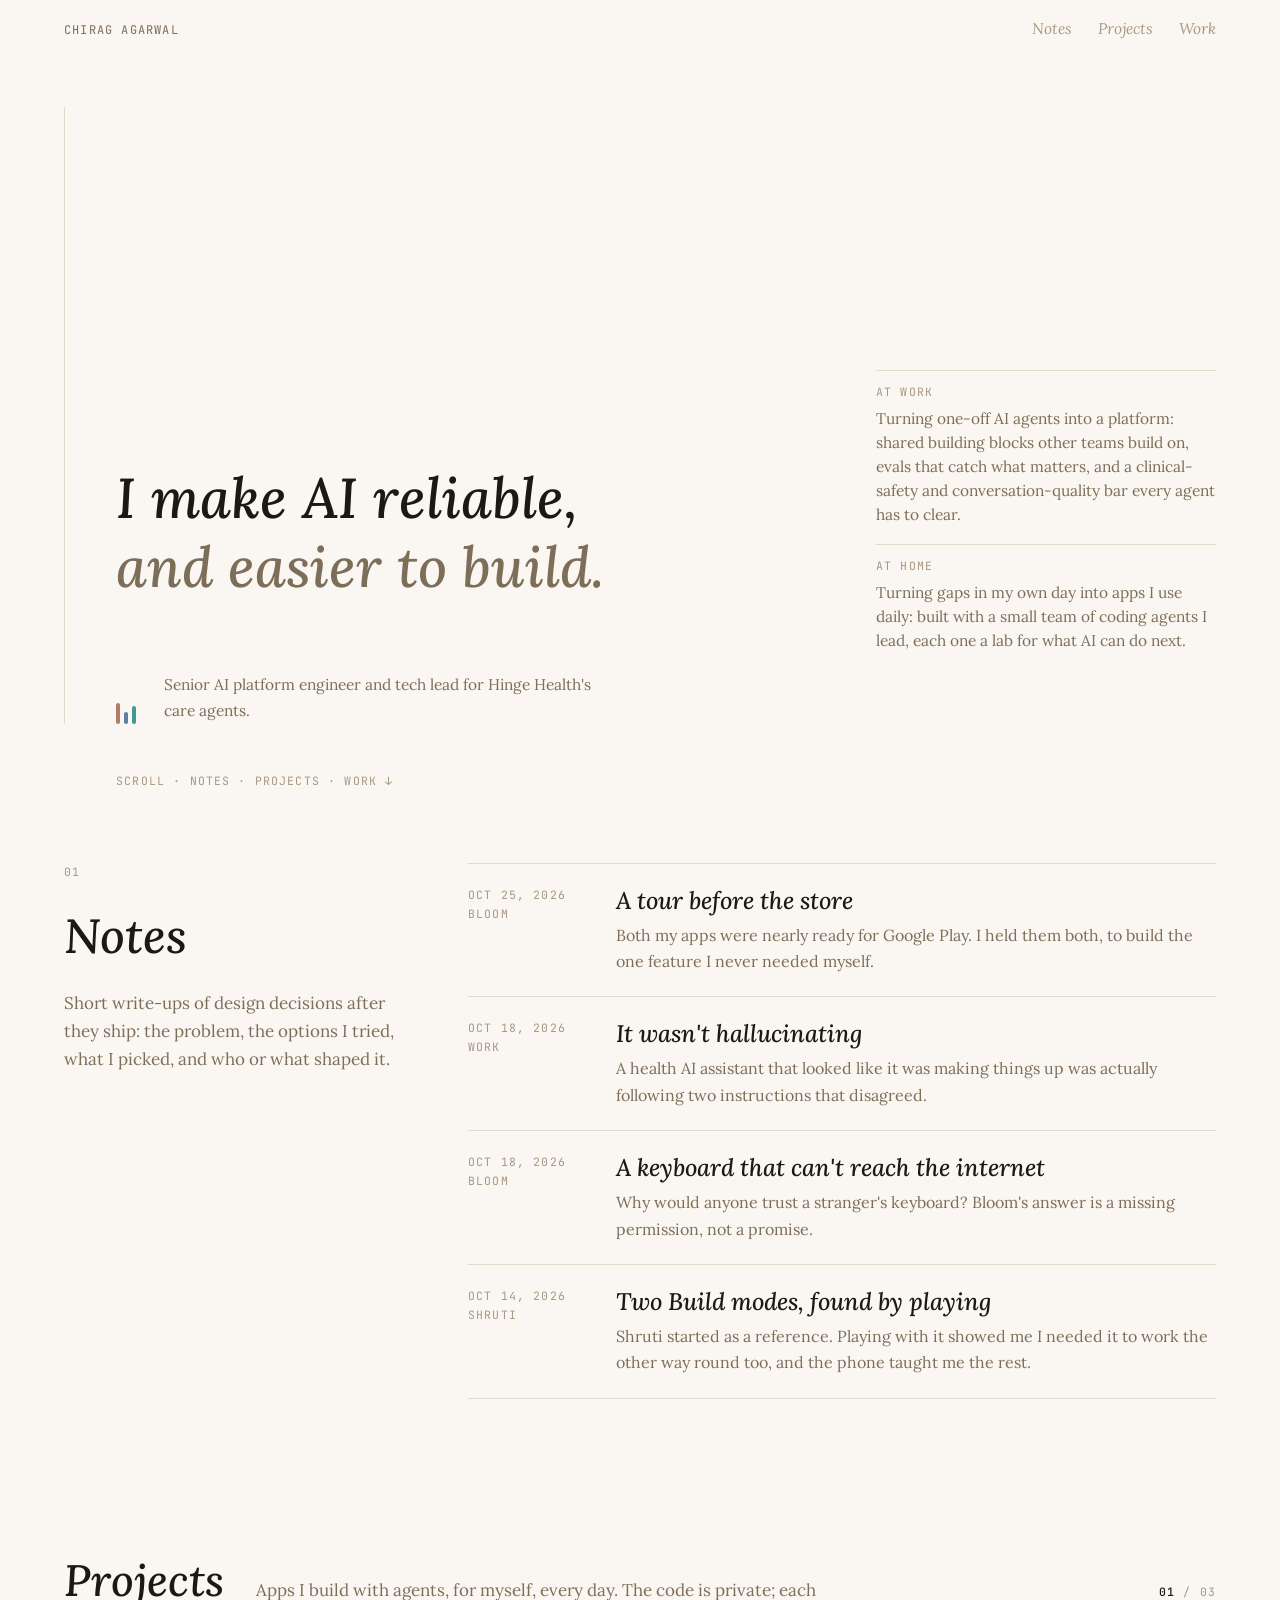
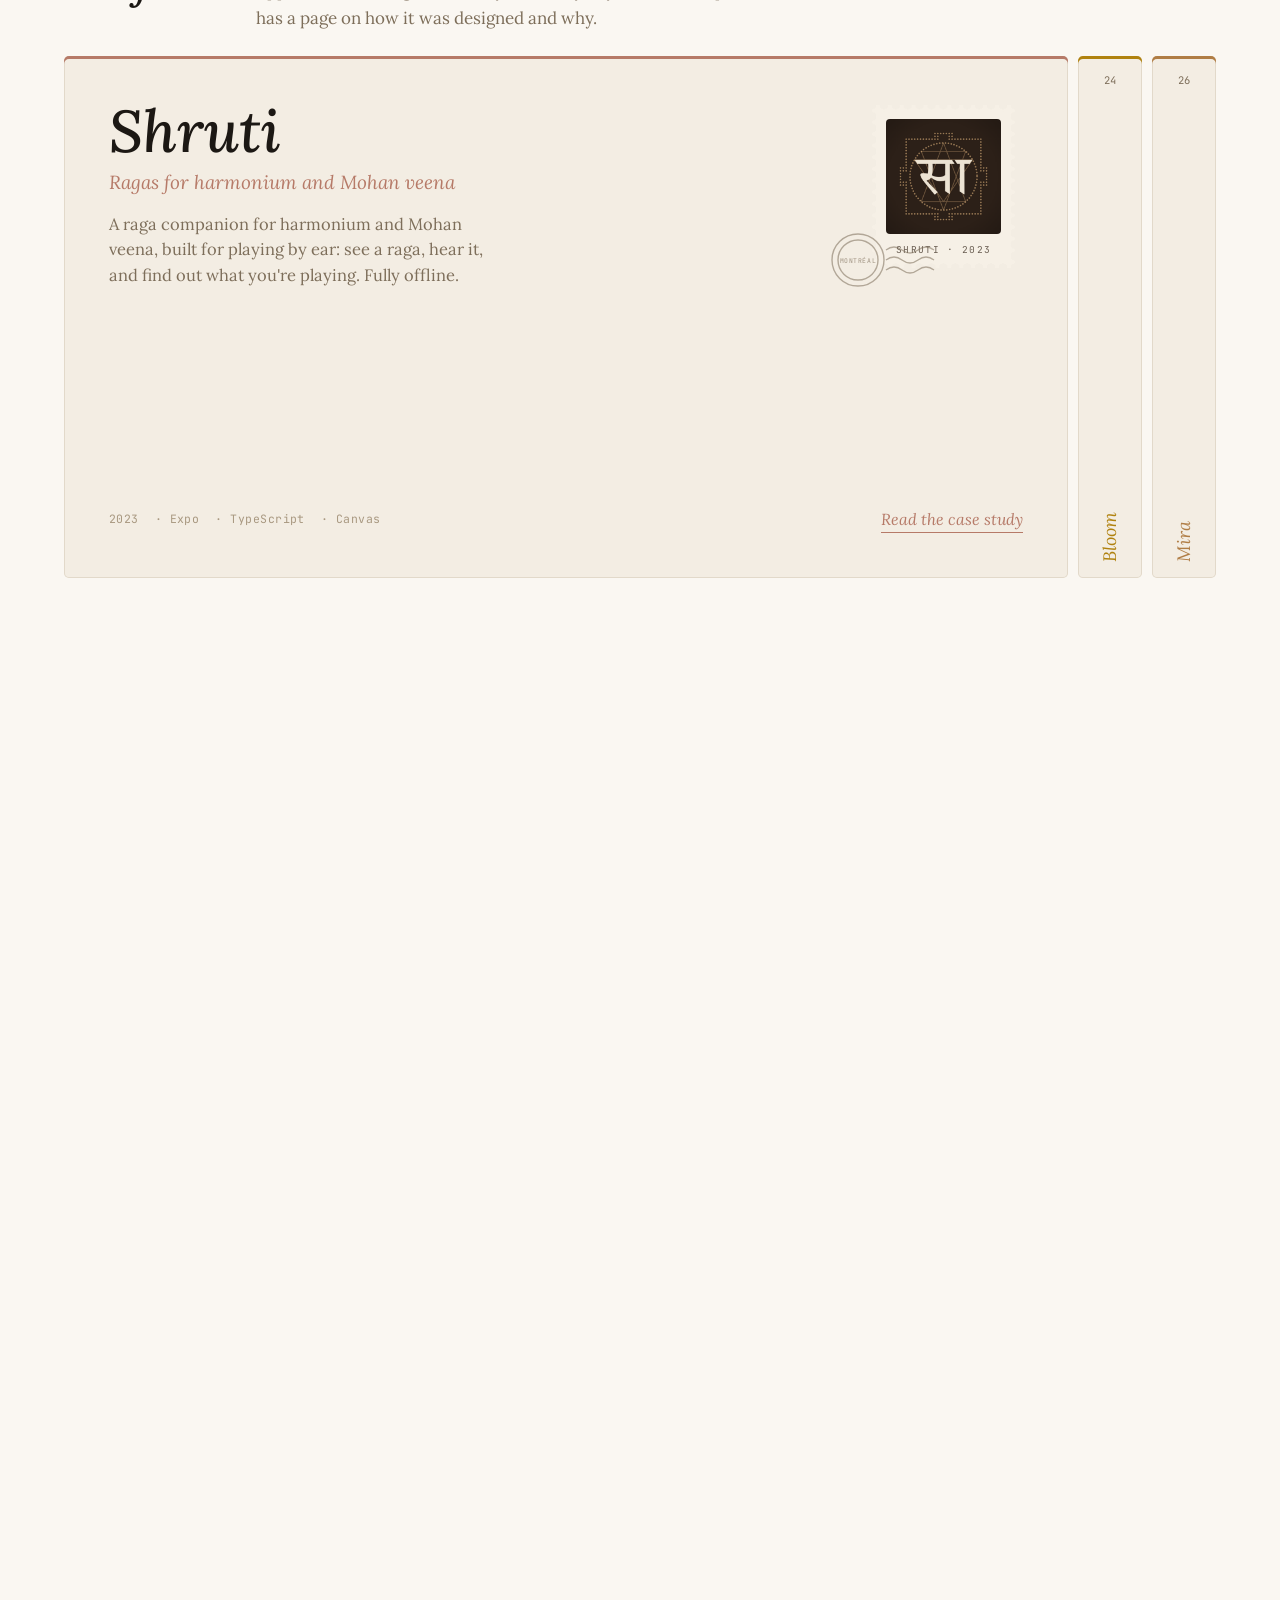
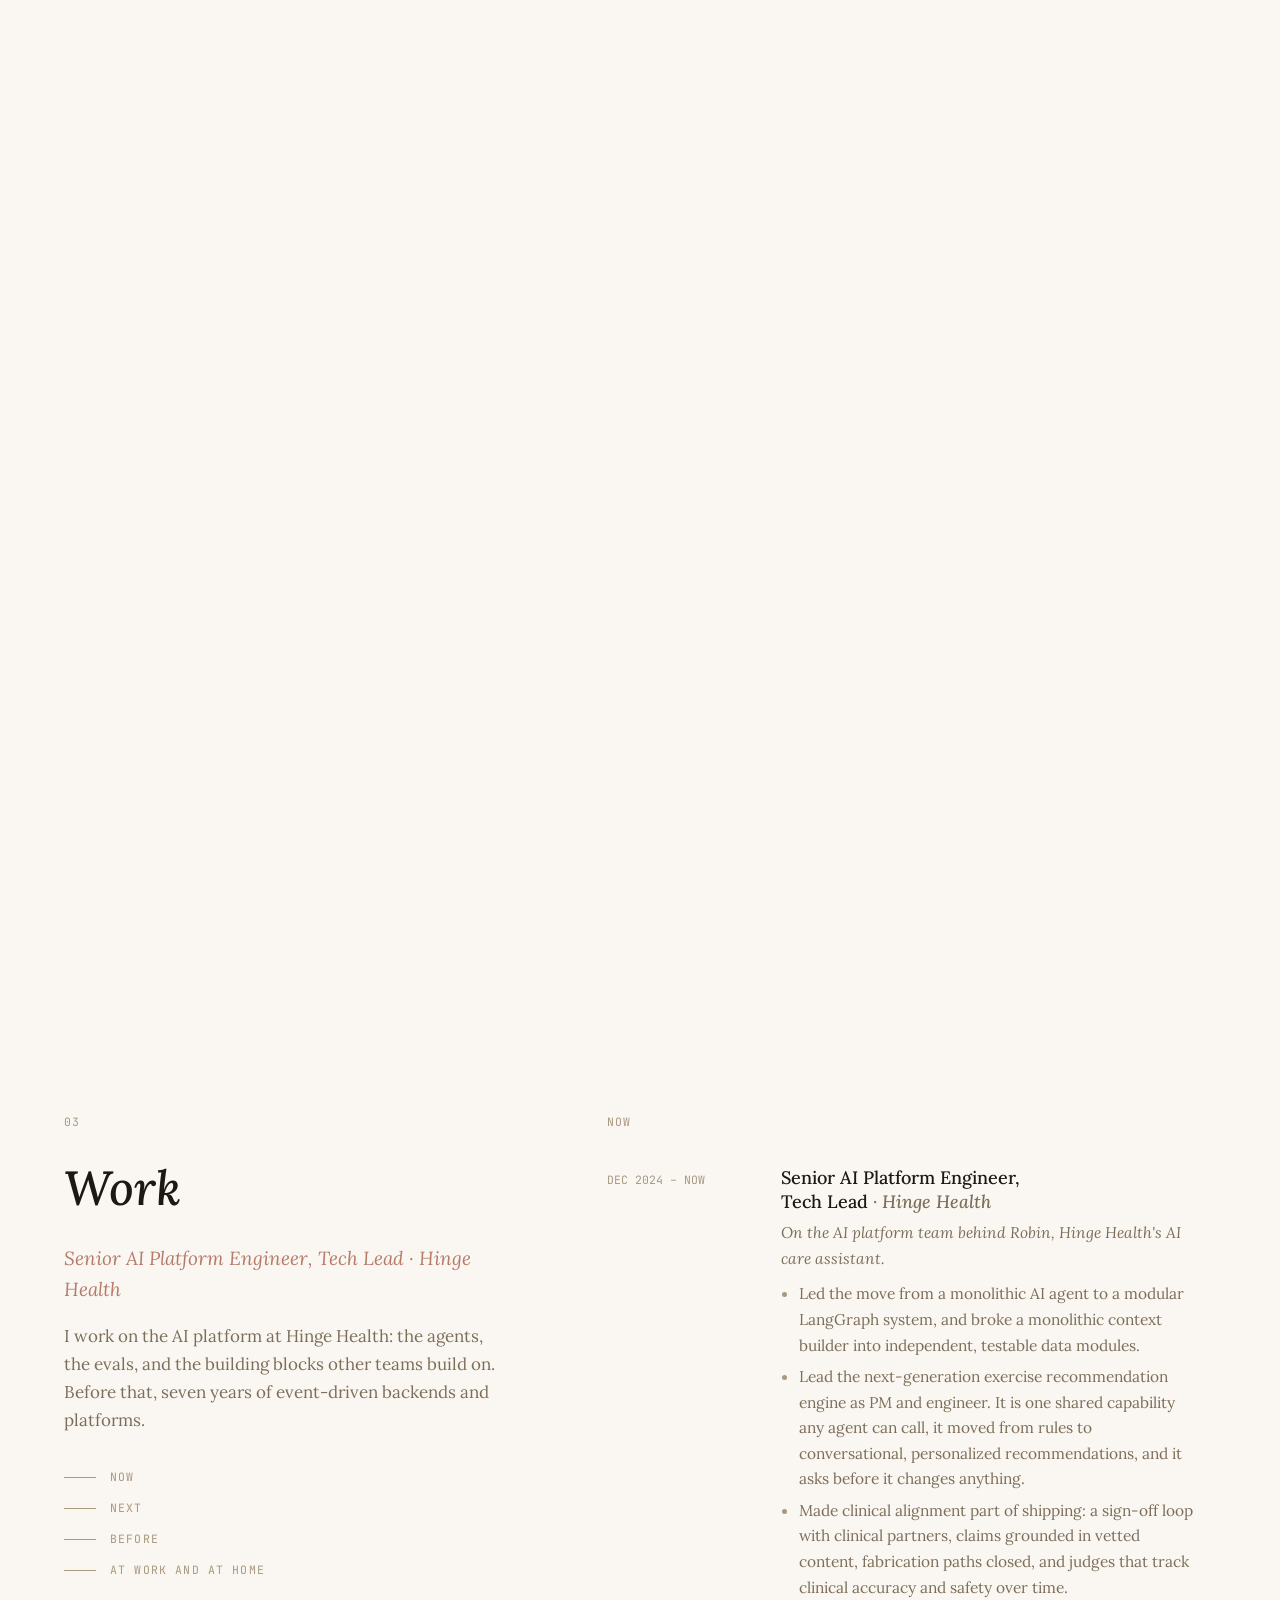
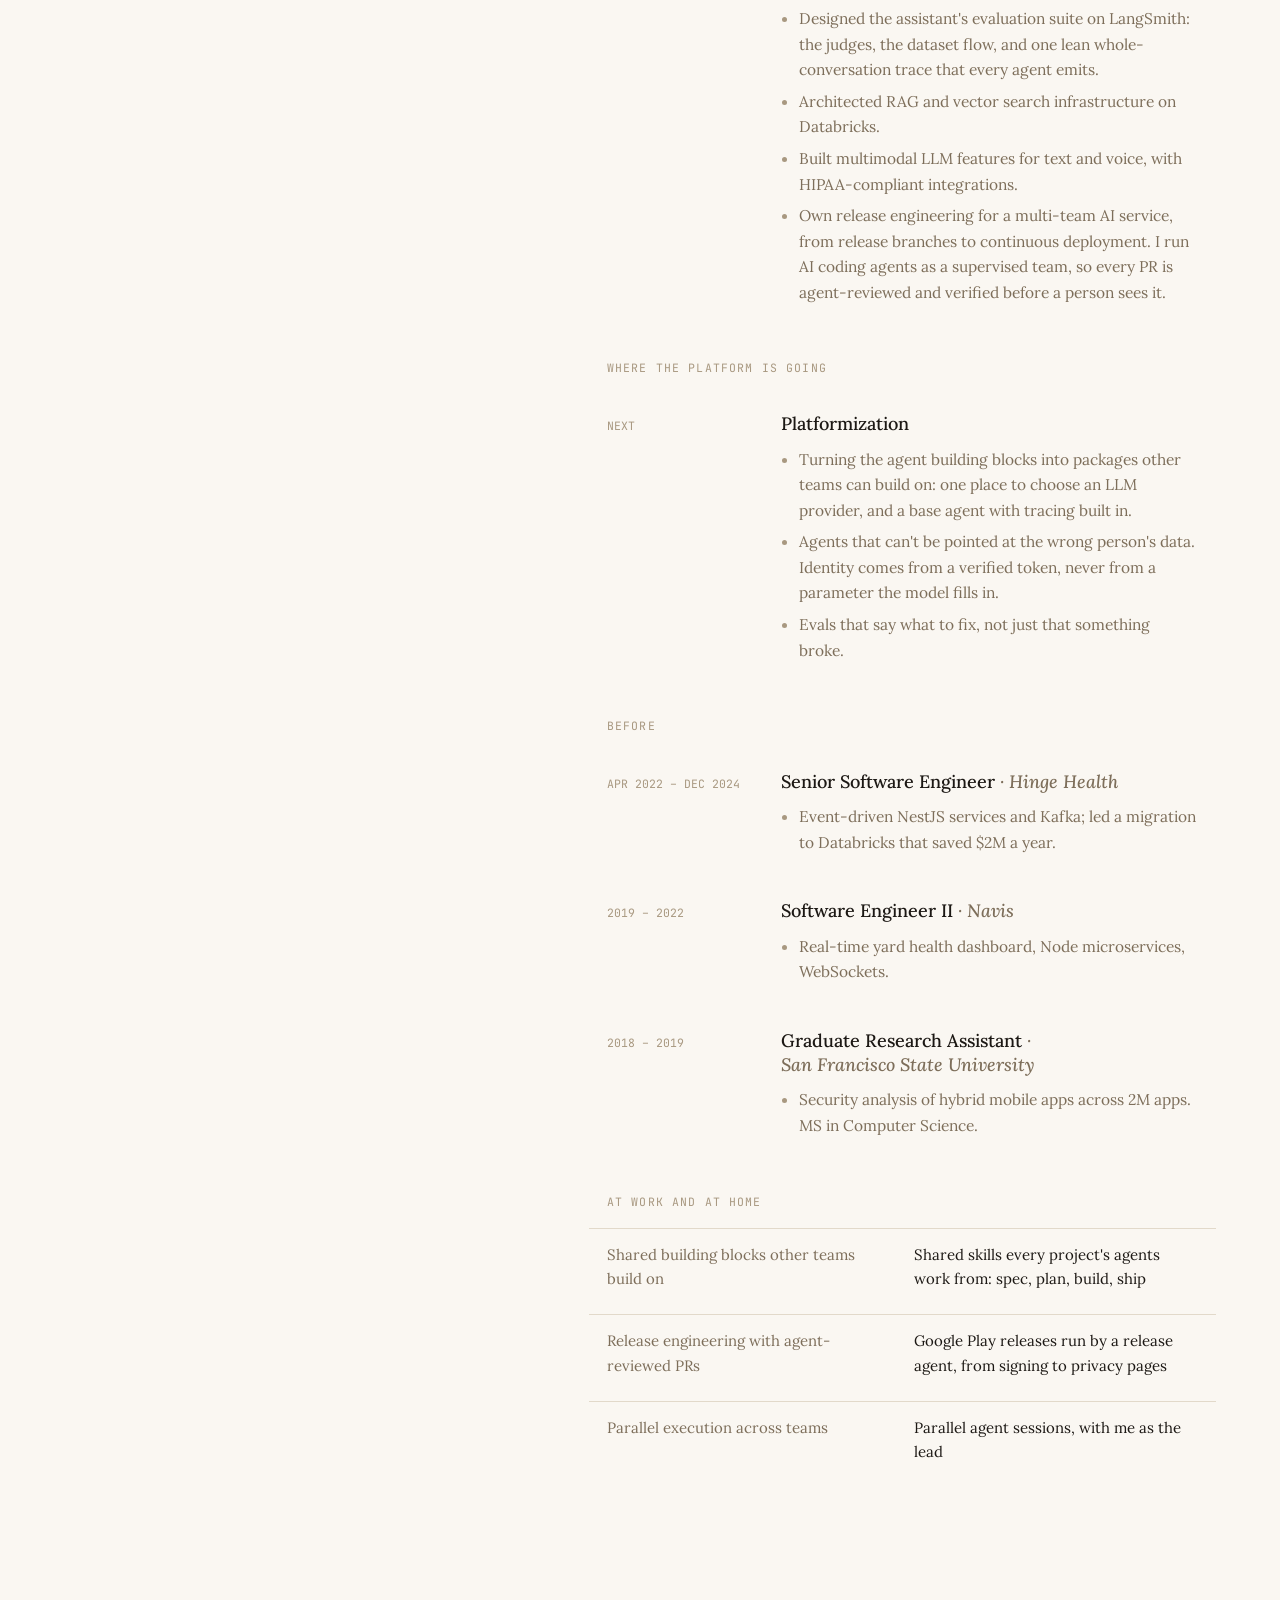
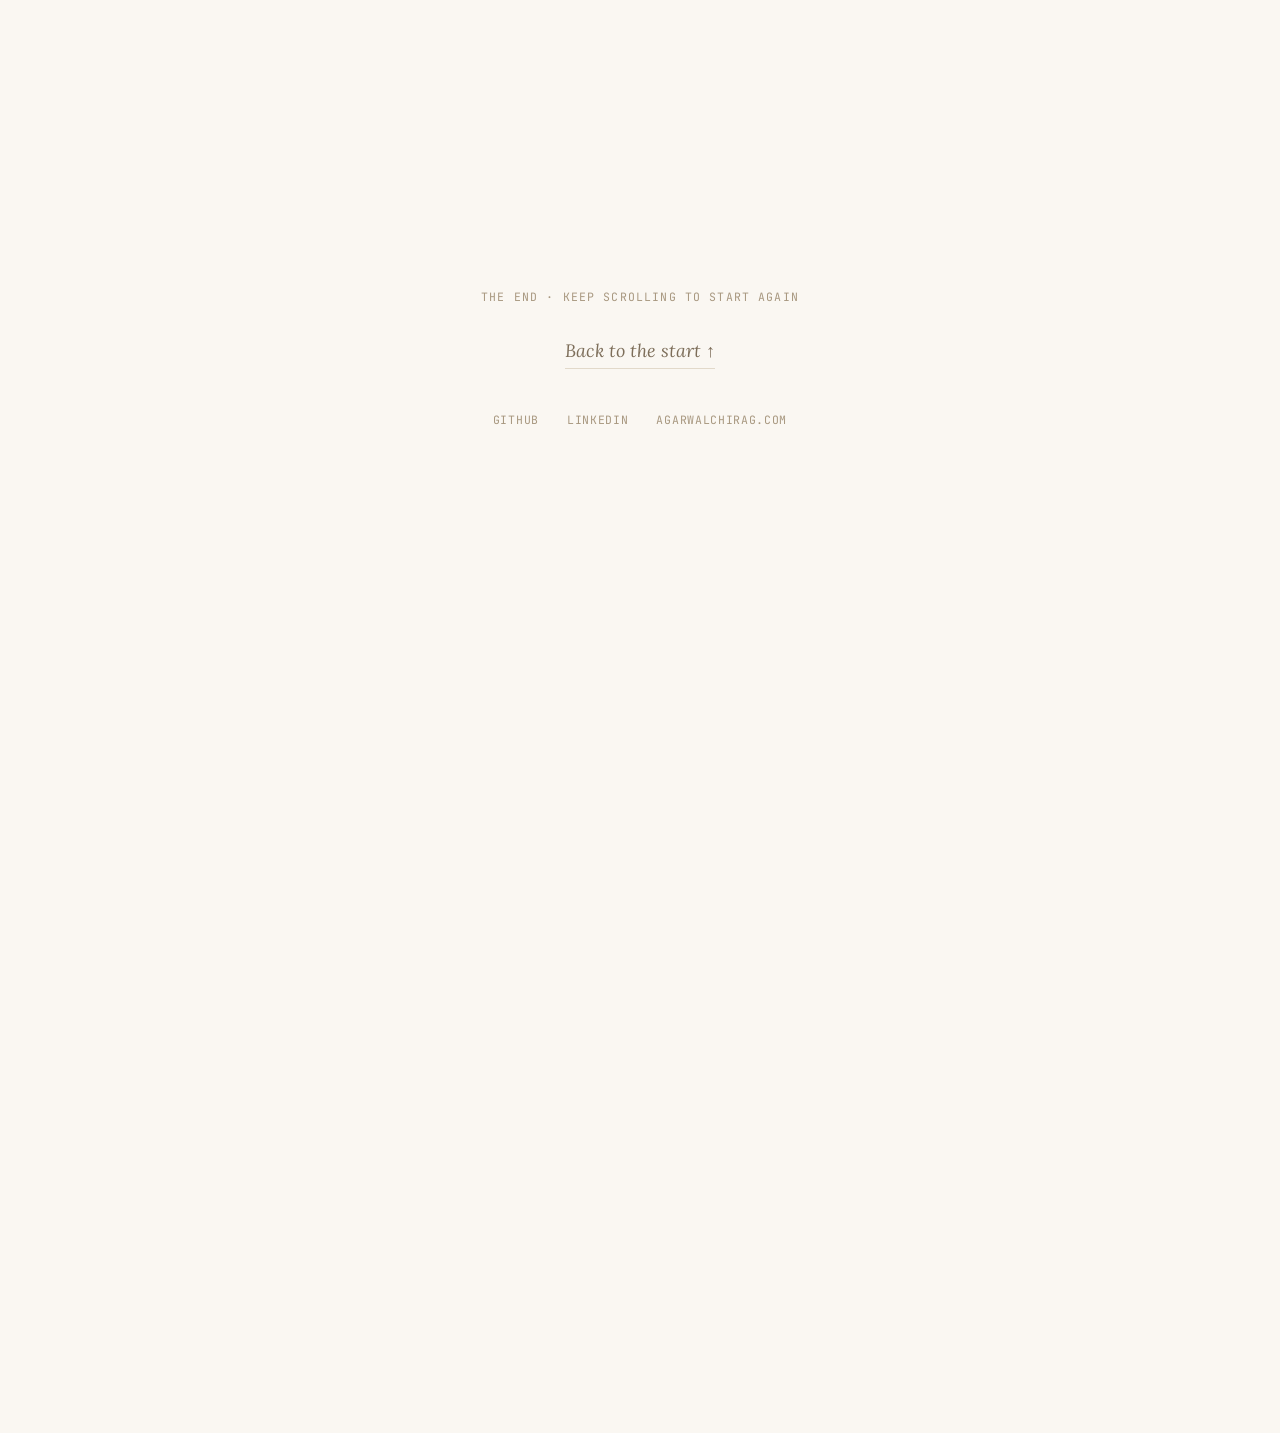
<file: index.html>
<!DOCTYPE html><html lang="en"> <head><meta charset="utf-8"><meta name="viewport" content="width=device-width, initial-scale=1"><title>Chirag Agarwal</title><meta name="description" content="Chirag Agarwal, AI platform engineer. Notes and projects on building agentic systems, at work and at home."><link rel="canonical" href="https://agarwalchirag.com/"><meta property="og:title" content="Chirag Agarwal"><meta property="og:description" content="Chirag Agarwal, AI platform engineer. Notes and projects on building agentic systems, at work and at home."><meta name="theme-color" content="#1C1814"><link rel="preconnect" href="https://fonts.googleapis.com"><link rel="preconnect" href="https://fonts.gstatic.com" crossorigin><link rel="stylesheet" href="https://fonts.googleapis.com/css2?family=Lora:ital,wght@0,400;0,500;0,600;1,400;1,500&family=JetBrains+Mono:wght@400;500&display=swap"><link rel="stylesheet" href="/_astro/index.ByanwA_w.css"></head> <body> <header class="bar"> <a class="me" href="/">CHIRAG AGARWAL</a> <nav> <a href="/notes/" data-chapter="notes">Notes</a><a href="/projects/" data-chapter="projects">Projects</a><a href="/work/" data-chapter="work">Work</a> </nav> </header>  <div class="book" data-book> <main class="ma chapter" id="top" data-chapter="" data-path="/"> <span class="rule" aria-hidden="true"></span> <h1 class="line">I make AI reliable, <span>and easier to build.</span></h1> <div class="sub"> <span class="seal" aria-hidden="true"> <i style="height:21px;background:var(--coral)"></i> <i style="height:12px;background:var(--denim)"></i> <i style="height:18px;background:var(--teal)"></i> </span> <p>Senior AI platform engineer and tech lead for Hinge Health's care agents.</p> </div> <dl class="about"> <div><dt class="k">At work</dt><dd>Turning one-off AI agents into a platform: shared building blocks other teams build on, evals that catch what matters, and a clinical-safety and conversation-quality bar every agent has to clear.</dd></div> <div><dt class="k">At home</dt><dd>Turning gaps in my own day into apps I use daily: built with a small team of coding agents I lead, each one a lab for what AI can do next.</dd></div> </dl> <a class="cue k" href="#notes">Scroll · Notes · Projects · Work ↓</a> </main> <section class="list-page chapter" id="notes" data-chapter="notes" data-path="/notes/"> <div class="intro"> <span class="k">01</span> <h2>Notes</h2> <p>Short write-ups of design decisions after they ship: the problem, the options I tried, what I picked, and who or what shaped it.</p> </div> <div class="entries">  <a href="/notes/a-tour-before-the-store/"> <span class="k">OCT 25, 2026<br>BLOOM</span> <div> <h3>A tour before the store</h3> <p>Both my apps were nearly ready for Google Play. I held them both, to build the one feature I never needed myself.</p> </div> </a><a href="/notes/it-wasnt-hallucinating/"> <span class="k">OCT 18, 2026<br>WORK</span> <div> <h3>It wasn&#39;t hallucinating</h3> <p>A health AI assistant that looked like it was making things up was actually following two instructions that disagreed.</p> </div> </a><a href="/notes/keyboard-without-internet/"> <span class="k">OCT 18, 2026<br>BLOOM</span> <div> <h3>A keyboard that can&#39;t reach the internet</h3> <p>Why would anyone trust a stranger&#39;s keyboard? Bloom&#39;s answer is a missing permission, not a promise.</p> </div> </a><a href="/notes/two-build-modes/"> <span class="k">OCT 14, 2026<br>SHRUTI</span> <div> <h3>Two Build modes, found by playing</h3> <p>Shruti started as a reference. Playing with it showed me I needed it to work the other way round too, and the phone taught me the rest.</p> </div> </a> </div> </section> <div class="chapter" id="projects" data-chapter="projects" data-path="/projects/"> <section class="shelf-scroll" data-shelf-scroll style="--n: 3"> <div class="shelf-sticky"> <div class="shelf-head"> <h2 class="shelf-title">Projects</h2> <p>Apps I build with agents, for myself, every day. The code is private; each has a page on how it was designed and why.</p> <span class="k shelf-count" aria-hidden="true"><b data-count>01</b> / 03</span> </div> <div class="shelf" data-shelf> <div class="spine" data-id="shruti" style="--c: var(--coral)" data-open="true"> <button class="tab" type="button" aria-expanded="true" aria-label="Shruti: Ragas for harmonium and Mohan veena"> <small>23</small> <span>Shruti</span> </button> <div class="open"> <div class="open-top"> <div> <h3>Shruti</h3> <div class="tag">Ragas for harmonium and Mohan veena</div> <p>A raga companion for harmonium and Mohan veena, built for playing by ear: see a raga, hear it, and find out what you&#39;re playing. Fully offline.</p> </div> <span class="stamp-wrap"> <span class="stamp"><span class="stamp-in"> <img src="/icons/shruti.png" alt="Shruti app icon" width="128" height="128"> <span class="stamp-val">SHRUTI · 2023</span> </span></span> <svg class="postmark" viewBox="0 0 120 64" aria-hidden="true"> <circle cx="32" cy="32" r="26"></circle> <circle cx="32" cy="32" r="20"></circle> <path d="M60 22 q8 -6 16 0 t16 0 t16 0 M60 32 q8 -6 16 0 t16 0 t16 0 M60 42 q8 -6 16 0 t16 0 t16 0"></path> <text x="32" y="35" text-anchor="middle">MONTRÉAL</text> </svg> </span> </div> <div class="meta"> <span>2023</span>  <span>· Expo</span><span>· TypeScript</span><span>· Canvas</span>  <a class="go" href="/projects/shruti/">Read the case study</a> </div> </div> </div><div class="spine" data-id="bloom" style="--c: var(--amber)" data-open="false"> <button class="tab" type="button" aria-expanded="false" aria-label="Bloom: A keyboard for thumbs"> <small>24</small> <span>Bloom</span> </button> <div class="open"> <div class="open-top"> <div> <h3>Bloom</h3> <div class="tag">A keyboard for thumbs</div> <p>A hex keyboard for Android, designed for thumbs, with Learn to make the switch from QWERTY. No internet access.</p> </div> <span class="stamp-wrap"> <span class="stamp"><span class="stamp-in"> <img src="/icons/bloom.png" alt="Bloom app icon" width="128" height="128"> <span class="stamp-val">BLOOM · 2024</span> </span></span> <svg class="postmark" viewBox="0 0 120 64" aria-hidden="true"> <circle cx="32" cy="32" r="26"></circle> <circle cx="32" cy="32" r="20"></circle> <path d="M60 22 q8 -6 16 0 t16 0 t16 0 M60 32 q8 -6 16 0 t16 0 t16 0 M60 42 q8 -6 16 0 t16 0 t16 0"></path> <text x="32" y="35" text-anchor="middle">MONTRÉAL</text> </svg> </span> </div> <div class="meta"> <span>2024</span>  <span>· Kotlin</span><span>· Canvas</span><span>· Android IME</span> <a class="app" href="/bloom/">App page</a> <a class="go" href="/projects/bloom/">Read the case study</a> </div> </div> </div><div class="spine" data-id="mira" style="--c: var(--gold)" data-open="false"> <button class="tab" type="button" aria-expanded="false" aria-label="Mira: A language partner I'm building"> <small>26</small> <span>Mira</span> </button> <div class="open"> <div class="open-top"> <div> <h3>Mira</h3> <div class="tag">A language partner I&#39;m building</div> <p>A language trainer for Android: kanji drawn stroke by stroke on demand, and a spoken-French partner in the works. Building it is half the point.</p> </div> <span class="stamp-wrap"> <span class="stamp"><span class="stamp-in"> <img src="/icons/mira.png" alt="Mira app icon" width="128" height="128"> <span class="stamp-val">MIRA · 2026</span> </span></span> <svg class="postmark" viewBox="0 0 120 64" aria-hidden="true"> <circle cx="32" cy="32" r="26"></circle> <circle cx="32" cy="32" r="20"></circle> <path d="M60 22 q8 -6 16 0 t16 0 t16 0 M60 32 q8 -6 16 0 t16 0 t16 0 M60 42 q8 -6 16 0 t16 0 t16 0"></path> <text x="32" y="35" text-anchor="middle">MONTRÉAL</text> </svg> </span> </div> <div class="meta"> <span>2026</span> <span>· IN PROGRESS</span> <span>· Agents</span><span>· Expo</span><span>· Vercel</span><span>· LangSmith</span><span>· ElevenLabs</span>  <a class="go" href="/projects/mira/">Read the case study</a> </div> </div> </div> </div>  </div> </section> <script type="module">document.querySelectorAll(".shelf-scroll").forEach(n=>{const s=[...n.querySelectorAll(".spine")],l=n.querySelector("[data-count]");let d=0;const i=t=>{d=t,s.forEach((o,e)=>{o.dataset.open=String(e===t),o.querySelector(".tab")?.setAttribute("aria-expanded",String(e===t))}),l&&(l.textContent=String(t+1).padStart(2,"0"))},c=n.hasAttribute("data-shelf-scroll")&&window.matchMedia("(min-width: 761px)").matches;c&&n.classList.add("is-scroll");const r=()=>n.offsetHeight-window.innerHeight,h=()=>n.getBoundingClientRect().top+window.scrollY,f=t=>h()+(t+.5)/s.length*r();if(c){const t=()=>{const o=Math.min(1,Math.max(0,(window.scrollY-h())/r())),e=Math.min(s.length-1,Math.floor(o*s.length));e!==d&&i(e)};window.addEventListener("scroll",t,{passive:!0}),t()}n.addEventListener("click",t=>{const o=t.target.closest(".tab");if(!o)return;const e=s.findIndex(u=>u.contains(o));c?window.scrollTo({top:f(e),behavior:matchMedia("(prefers-reduced-motion: reduce)").matches?"auto":"smooth"}):i(e)});const a=s.findIndex(t=>t.dataset.id===location.hash.slice(1));if(a>=0&&(i(a),c)){const t=()=>window.scrollTo({top:f(a)});document.readyState==="complete"?t():window.addEventListener("load",t,{once:!0})}});</script> <section class="earlier-wrap" data-earlier aria-labelledby="earlier"> <div class="earlier-stick"> <div class="list-page earlier"> <div class="intro"> <h3 id="earlier">Earlier</h3> <p>Experiments and tools from before, kept for the record.</p> </div> <div class="entries"> <div class="entry"> <span class="k">2025</span> <div> <h3>Oracle <span>A self-hosted model gateway</span></h3> <p>REST access to cloud and local models, with agents on top and GGUF models running locally on KoboldCPP.</p> </div> </div><div class="entry"> <span class="k">2025</span> <div> <h3>EchoOS <span>A voice-first operating system</span></h3> <p>A concept OS for small, screenless, always-on devices: voice, memory and context instead of a screen. Offline and private.</p> </div> </div><div class="entry"> <span class="k">2025</span> <div> <h3>Agent framework <span>Multi-context agents</span></h3> <p>Extensible agents that keep context across tasks, with a scheduler, on Ollama or cloud models.</p> </div> </div><div class="entry"> <span class="k">2025</span> <div> <h3>Creativity <span>Vocal training, Nusrat-inspired</span></h3> <p>A concept for AI vocal training and remixing, inspired by Nusrat Fateh Ali Khan: pitch tracking, style transfer, a 2D pitch map.</p> </div> </div><div class="entry"> <span class="k">2025</span> <div> <h3>Weights visualizer <span>Looking inside transformers</span></h3> <p>2D and 3D views of transformer weights and biases, with UMAP to find structure.</p> </div> </div><div class="entry"> <span class="k">2026</span> <div> <h3>ebook-tools <span>Reading on e-ink</span></h3> <p>PDF to EPUB with e-ink covers, EPUB repair, sleep screens and a Wi-Fi client for an Xteink X3 e-reader.</p> </div> </div> </div> </div> </div> </section> </div>  <section class="split chapter" id="work" data-chapter="work" data-path="/work/"> <div class="who"> <span class="k">03</span> <h2>Work</h2> <span class="role">Senior AI Platform Engineer, Tech Lead · Hinge Health</span> <p>I work on the AI platform at Hinge Health: the agents, the evals, and the building blocks other teams build on. Before that, seven years of event-driven backends and platforms.</p> <nav class="jump" aria-label="In this chapter"> <a href="#now">NOW</a> <a href="#next">NEXT</a> <a href="#before">BEFORE</a> <a href="#both">AT WORK AND AT HOME</a> </nav> <!-- Resume PDF: build a public version from ResumeCreator without address and phone, then link it here. --> </div> <div class="rows"> <div class="grp" id="now">NOW</div> <section class="job"> <span class="when">DEC 2024 – NOW</span> <div> <h3>Senior AI Platform Engineer, Tech Lead <span>· Hinge Health</span></h3> <p>On the AI platform team behind Robin, Hinge Health's AI care assistant.</p> <ul> <li>Led the move from a monolithic AI agent to a modular LangGraph system, and broke a monolithic context builder into independent, testable data modules.</li> <li>Lead the next-generation exercise recommendation engine as PM and engineer. It is one shared capability any agent can call, it moved from rules to conversational, personalized recommendations, and it asks before it changes anything.</li> <li>Made clinical alignment part of shipping: a sign-off loop with clinical partners, claims grounded in vetted content, fabrication paths closed, and judges that track clinical accuracy and safety over time.</li> <li>Designed the assistant's evaluation suite on LangSmith: the judges, the dataset flow, and one lean whole-conversation trace that every agent emits.</li> <li>Architected RAG and vector search infrastructure on Databricks.</li> <li>Built multimodal LLM features for text and voice, with HIPAA-compliant integrations.</li> <li>Own release engineering for a multi-team AI service, from release branches to continuous deployment. I run AI coding agents as a supervised team, so every PR is agent-reviewed and verified before a person sees it.</li> </ul> </div> </section> <div class="grp" id="next">WHERE THE PLATFORM IS GOING</div> <section class="job"> <span class="when">NEXT</span> <div> <h3>Platformization</h3> <ul> <li>Turning the agent building blocks into packages other teams can build on: one place to choose an LLM provider, and a base agent with tracing built in.</li> <li>Agents that can't be pointed at the wrong person's data. Identity comes from a verified token, never from a parameter the model fills in.</li> <li>Evals that say what to fix, not just that something broke.</li> </ul> </div> </section> <div class="grp" id="before">BEFORE</div> <section class="job"> <span class="when">APR 2022 – DEC 2024</span> <div><h3>Senior Software Engineer <span>· Hinge Health</span></h3> <ul><li>Event-driven NestJS services and Kafka; led a migration to Databricks that saved $2M a year.</li></ul></div> </section> <section class="job"> <span class="when">2019 – 2022</span> <div><h3>Software Engineer II <span>· Navis</span></h3> <ul><li>Real-time yard health dashboard, Node microservices, WebSockets.</li></ul></div> </section> <section class="job"> <span class="when">2018 – 2019</span> <div><h3>Graduate Research Assistant <span>· San Francisco State University</span></h3> <ul><li>Security analysis of hybrid mobile apps across 2M apps. MS in Computer Science.</li></ul></div> </section> <div class="grp" id="both">AT WORK AND AT HOME</div>    <div class="pair"><span>Shared building blocks other teams build on</span><span>Shared skills every project's agents work from: spec, plan, build, ship</span></div> <div class="pair"><span>Release engineering with agent-reviewed PRs</span><span>Google Play releases run by a release agent, from signing to privacy pages</span></div> <div class="pair"><span>Parallel execution across teams</span><span>Parallel agent sessions, with me as the lead</span></div> </div> </section> <!-- The back cover: scrolling into it closes the book, which opens again at the landing. --> <section class="closing" data-closing aria-label="The end"> <div class="closing-stick"> <p class="k">The end · keep scrolling to start again</p> <button type="button" class="again" data-again>Back to the start ↑</button> <footer class="foot"> <a href="https://github.com/chirag3103">GITHUB</a> <a href="https://www.linkedin.com/in/agarwal-chirag">LINKEDIN</a> <span>AGARWALCHIRAG.COM</span> </footer> </div> </section> </div> <div class="cover" data-cover aria-hidden="true"> <div class="cover-face"> <span class="seal" aria-hidden="true"> <i style="height:28px;background:var(--coral)"></i> <i style="height:16px;background:var(--denim)"></i> <i style="height:24px;background:var(--teal)"></i> </span> <span class="cover-name">Chirag Agarwal</span> <span class="k">AGARWALCHIRAG.COM</span> </div> </div> <script type="module">const r=document.querySelector("[data-book]"),d=[...r.querySelectorAll(".chapter")],p=[...document.querySelectorAll(".bar nav a")],c=matchMedia("(prefers-reduced-motion: reduce)").matches,g=()=>document.querySelector(".bar")?.offsetHeight??0,m=e=>e.getBoundingClientRect().top+scrollY-g(),u=()=>{const e=location.hash.slice(1)||r.dataset.start,o=e?document.getElementById(e):null,t=o&&!o.closest(".shelf")?o:r.dataset.start?document.getElementById(r.dataset.start):null;t&&scrollTo({top:m(t),behavior:"instant"})};document.readyState==="complete"?u():addEventListener("load",u,{once:!0});let h="";const f=()=>{const e=g()+innerHeight*.35;let o=d[0];for(const s of d)s.getBoundingClientRect().top<=e&&(o=s);const t=o.dataset.chapter??"";if(t===h)return;h=t,p.forEach(s=>{t&&s.dataset.chapter===t?s.setAttribute("aria-current","page"):s.removeAttribute("aria-current")});const a=o.dataset.path??"/";location.pathname!==a&&history.replaceState(null,"",a),document.title=t?`${t[0].toUpperCase()}${t.slice(1)} · Chirag Agarwal`:"Chirag Agarwal"};addEventListener("scroll",f,{passive:!0});f();p.forEach(e=>e.addEventListener("click",o=>{const t=e.dataset.chapter&&document.getElementById(e.dataset.chapter);t&&(o.preventDefault(),scrollTo({top:m(t),behavior:c?"auto":"smooth"}))}));const i=document.querySelector("[data-earlier]");if(i){const e=()=>{const o=i.getBoundingClientRect(),t=o.height-innerHeight,a=Math.max(0,Math.min(1,-o.top/Math.max(1,t))),s=c?1:a<.25?a/.25:a>.75?(1-a)/.25:1;i.style.setProperty("--open",s.toFixed(3))};addEventListener("scroll",e,{passive:!0}),e()}const b=document.querySelector("[data-closing]"),n=document.querySelector("[data-cover]");let l=!1;const y=()=>{l=!0,n.style.setProperty("--shut","1"),n.classList.add("shut"),setTimeout(()=>{scrollTo({top:0,behavior:"instant"}),n.classList.add("opening"),setTimeout(()=>{n.classList.remove("shut","opening"),n.style.setProperty("--shut","0"),l=!1},1100)},c?0:350)};document.querySelector("[data-again]")?.addEventListener("click",y);const v=()=>{if(l||c)return;const e=b.getBoundingClientRect(),o=e.height-innerHeight,t=Math.max(0,Math.min(1,-e.top/Math.max(1,o)));n.style.setProperty("--shut",t.toFixed(3)),n.classList.toggle("shutting",t>0),t>=.995&&y()};addEventListener("scroll",v,{passive:!0});v();</script>   </body></html>
</file>
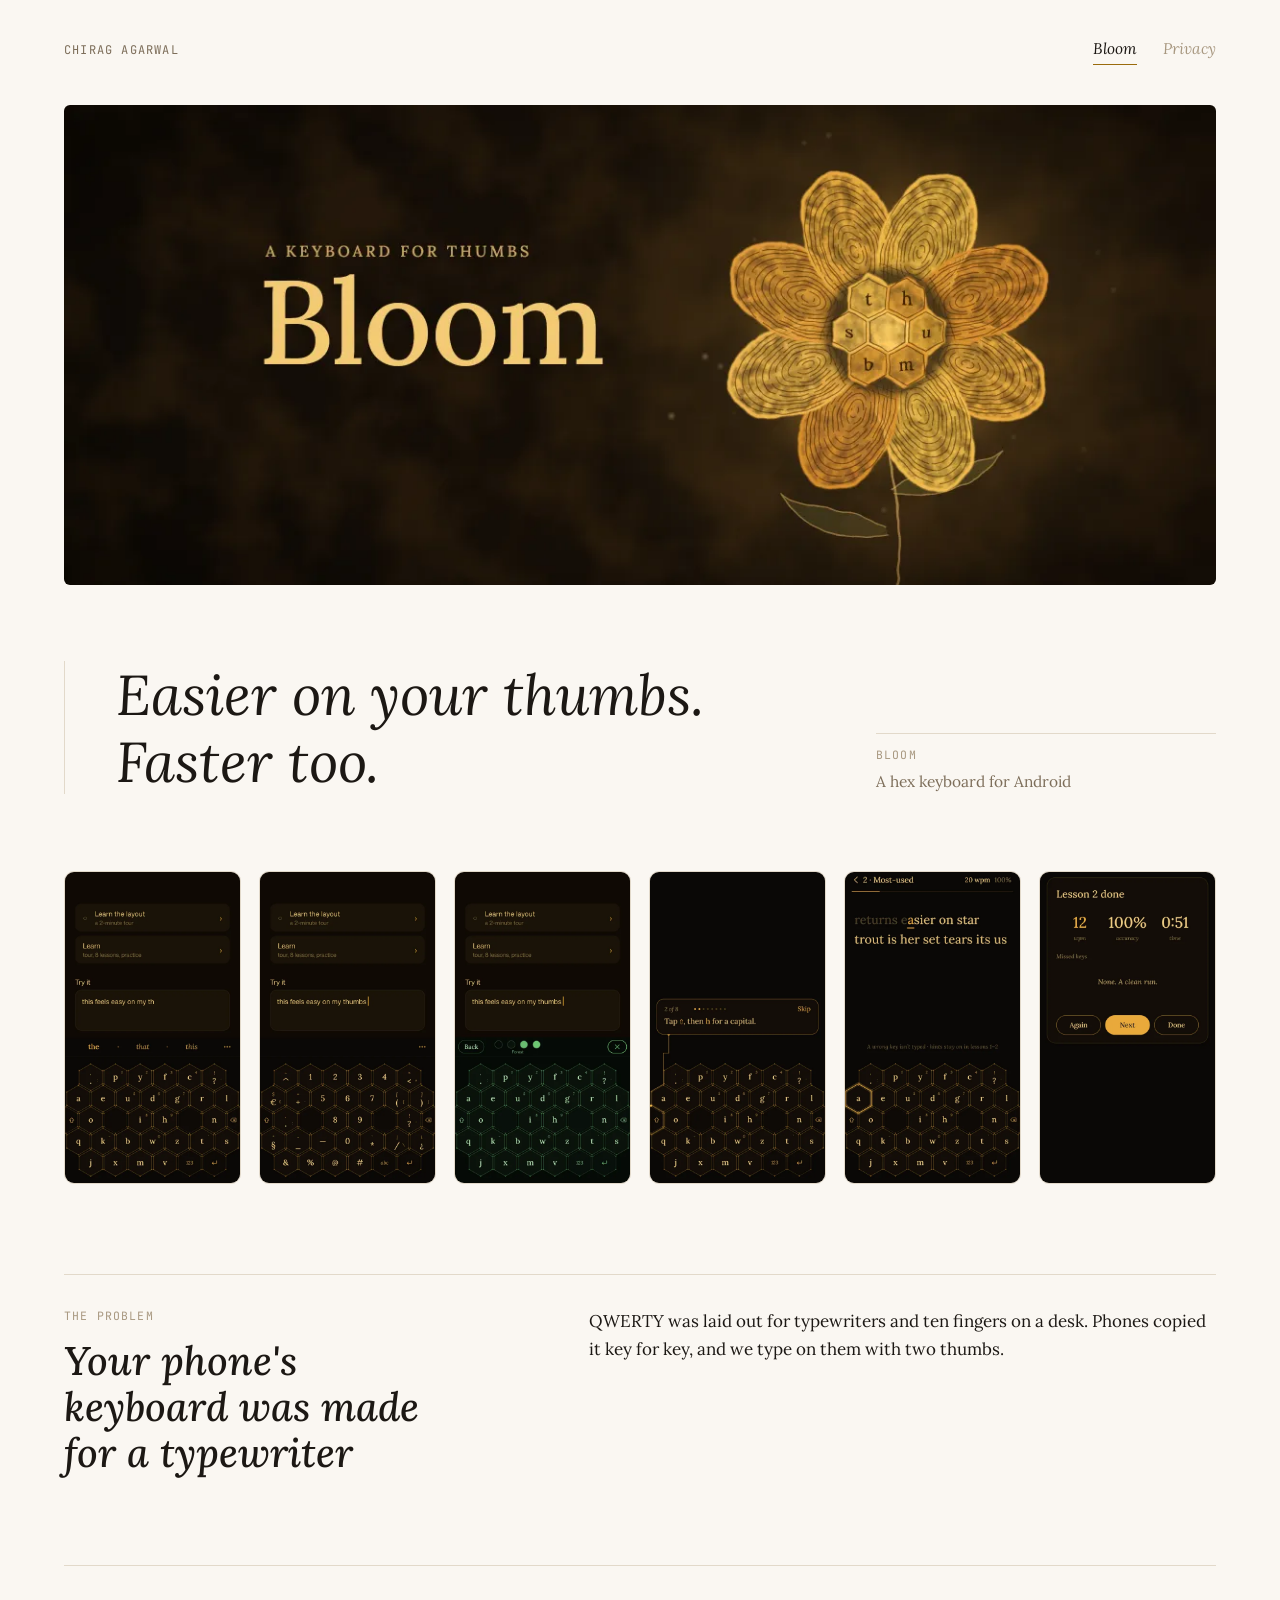
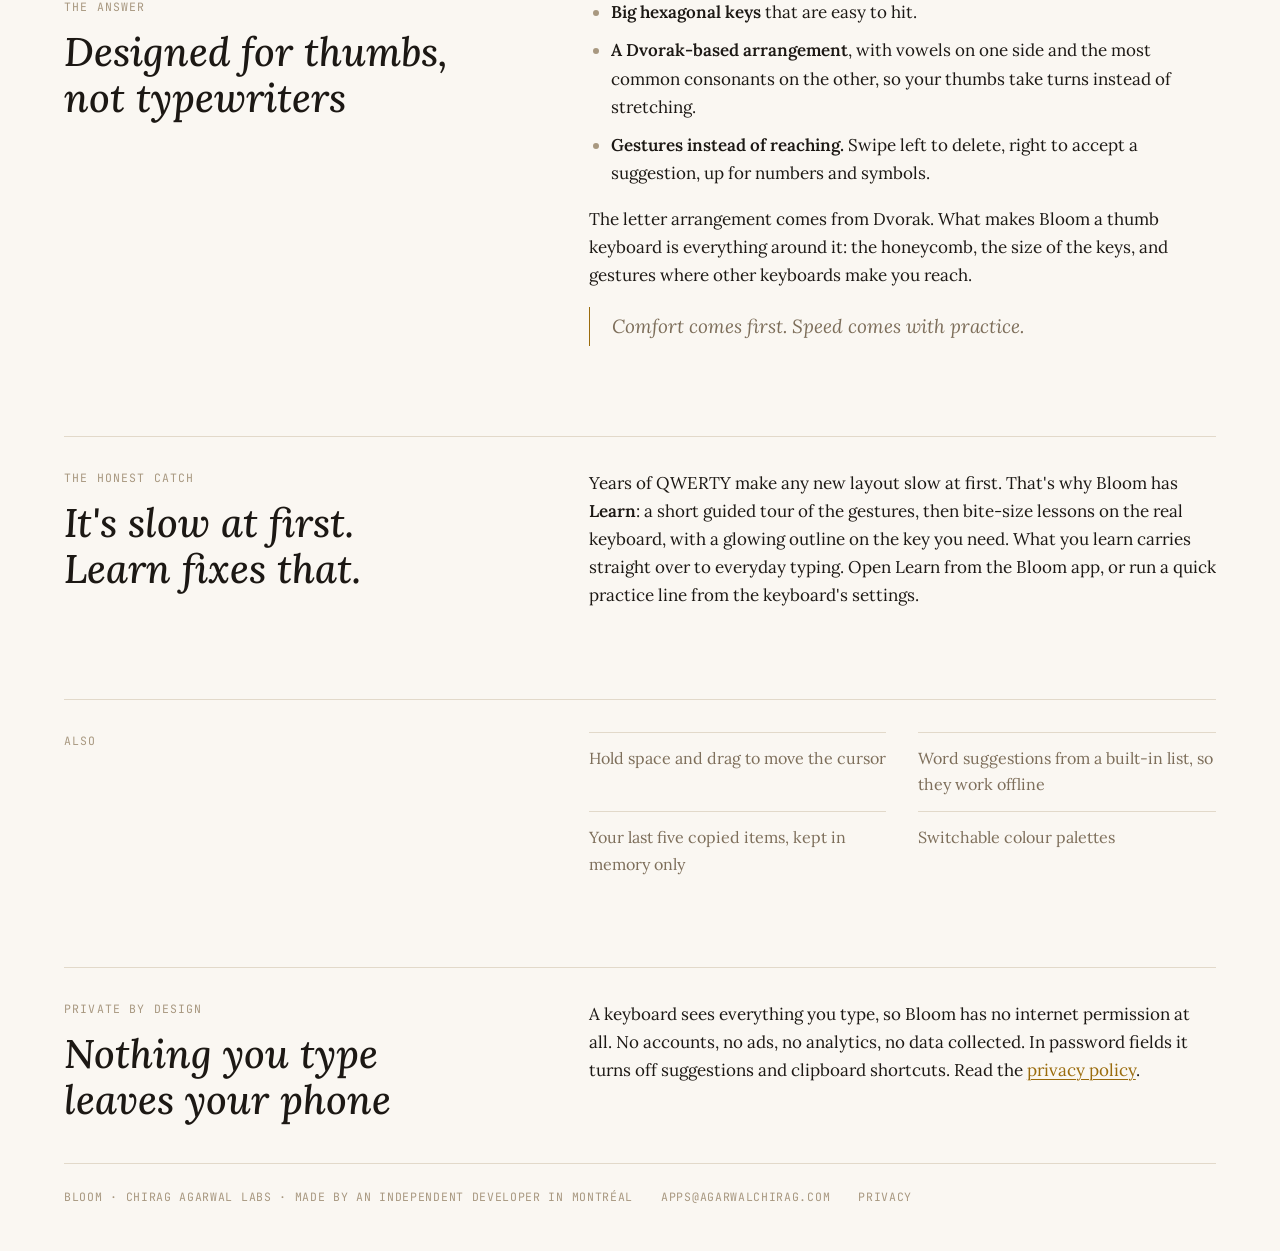
<file: bloom/index.html>
<!doctype html>
<html lang="en" class="bloom">
<head>
<meta charset="utf-8">
<meta name="viewport" content="width=device-width, initial-scale=1">
<title>Bloom: a keyboard for thumbs</title>
<meta name="description" content="A keyboard for thumbs. A hexagonal keyboard for Android, designed for thumbs, that teaches you its layout. No internet.">
<link rel="icon" type="image/png" href="/bloom/icon-192.png">
<meta property="og:title" content="Bloom: a keyboard for thumbs">
<meta property="og:description" content="A hex keyboard for Android. Easier on your thumbs. Faster too.">
<meta property="og:image" content="https://agarwalchirag.com/bloom/banner-1200.jpg">
<link rel="preconnect" href="https://fonts.googleapis.com">
<link rel="preconnect" href="https://fonts.gstatic.com" crossorigin>
<link rel="stylesheet" href="https://fonts.googleapis.com/css2?family=Lora:ital,wght@0,400;0,500;0,600;1,400;1,500&family=JetBrains+Mono:wght@400;500&display=swap">
<link rel="stylesheet" href="/assets/site.css">
<meta name="theme-color" content="#1C1814">
</head>
<body>
<header class="bar"><a class="me" href="/">CHIRAG AGARWAL</a><nav><a href="/bloom/" aria-current="page">Bloom</a><a href="/bloom/privacy/">Privacy</a></nav></header>
<main>
<h1 class="vh">Bloom: a keyboard for thumbs</h1>
<!-- PLAY LINK: hidden until the listing is public (release-staff will say when). -->
<section class="app-hero">
<figure class="banner"><picture>
<source type="image/webp" srcset="/bloom/banner-800.webp 800w, /bloom/banner-1200.webp 1200w, /bloom/banner-2400.webp 2400w" sizes="calc(100vw - 2 * clamp(18px, 5vw, 72px))">
<img src="/bloom/banner-1200.jpg" width="1200" height="500" alt="Bloom, a keyboard for thumbs: a flower whose petals are thumbprints, around a centre of hexagonal keys.">
</picture></figure>
<div class="under">
<i class="rule"></i>
<p class="tag">Easier on your thumbs. Faster too.</p>
<div class="about"><span class="k">Bloom</span><p>A hex keyboard for Android</p></div>
</div>
</section>

<div class="shots" role="list" aria-label="Screenshots">
<img role="listitem" src="/bloom/shots/1-try-it.webp" width="540" height="960" loading="lazy" alt="Bloom's setup screen with a Try it box, word suggestions and the hex keyboard.">
<img role="listitem" src="/bloom/shots/2-symbols.webp" width="540" height="960" loading="lazy" alt="Bloom's number and symbol keys.">
<img role="listitem" src="/bloom/shots/3-forest.webp" width="540" height="960" loading="lazy" alt="Bloom in a different colour palette.">
<img role="listitem" src="/bloom/shots/4-tour.webp" width="540" height="960" loading="lazy" alt="Step 2 of 8 of the Learn tour: Tap shift, then h for a capital.">
<img role="listitem" src="/bloom/shots/5-lesson.webp" width="540" height="960" loading="lazy" alt="A Learn lesson: practice words above the keyboard, with a glowing outline on the next key.">
<img role="listitem" src="/bloom/shots/6-results.webp" width="540" height="960" loading="lazy" alt="Lesson results card showing words per minute, accuracy, time and missed keys.">
</div>

<section class="row">
<div class="lead"><span class="k">The problem</span><h2>Your phone's keyboard was made for a typewriter</h2></div>
<div class="text">
<p>QWERTY was laid out for typewriters and ten fingers on a desk. Phones copied it key for key, and we type on them with two thumbs.</p>
</div>
</section>

<section class="row">
<div class="lead"><span class="k">The answer</span><h2>Designed for thumbs, not typewriters</h2></div>
<div class="text">
<ul>
<li><strong>Big hexagonal keys</strong> that are easy to hit.</li>
<li><strong>A Dvorak-based arrangement</strong>, with vowels on one side and the most common consonants on the other, so your thumbs take turns instead of stretching.</li>
<li><strong>Gestures instead of reaching.</strong> Swipe left to delete, right to accept a suggestion, up for numbers and symbols.</li>
</ul>
<p>The letter arrangement comes from Dvorak. What makes Bloom a thumb keyboard is everything around it: the honeycomb, the size of the keys, and gestures where other keyboards make you reach.</p>
<p class="note">Comfort comes first. Speed comes with practice.</p>
</div>
</section>

<section class="row">
<div class="lead"><span class="k">The honest catch</span><h2>It's slow at first. Learn fixes that.</h2></div>
<div class="text">
<p>Years of QWERTY make any new layout slow at first. That's why Bloom has <strong>Learn</strong>: a short guided tour of the gestures, then bite-size lessons on the real keyboard, with a glowing outline on the key you need. What you learn carries straight over to everyday typing. Open Learn from the Bloom app, or run a quick practice line from the keyboard's settings.</p>
</div>
</section>

<section class="row">
<div class="lead"><span class="k">Also</span></div>
<div class="text">
<ul class="also">
<li>Hold space and drag to move the cursor</li>
<li>Word suggestions from a built-in list, so they work offline</li>
<li>Your last five copied items, kept in memory only</li>
<li>Switchable colour palettes</li>
</ul>
</div>
</section>

<section class="row">
<div class="lead"><span class="k">Private by design</span><h2>Nothing you type leaves your phone</h2></div>
<div class="text">
<p>A keyboard sees everything you type, so Bloom has no internet permission at all. No accounts, no ads, no analytics, no data collected. In password fields it turns off suggestions and clipboard shortcuts. Read the <a href="/bloom/privacy/">privacy policy</a>.</p>
</div>
</section>
</main>
<footer class="foot"><span>BLOOM · CHIRAG AGARWAL LABS · MADE BY AN INDEPENDENT DEVELOPER IN MONTRÉAL</span><a href="mailto:apps@agarwalchirag.com">APPS@AGARWALCHIRAG.COM</a><a href="/bloom/privacy/">PRIVACY</a></footer>
</body>
</html>
</file>
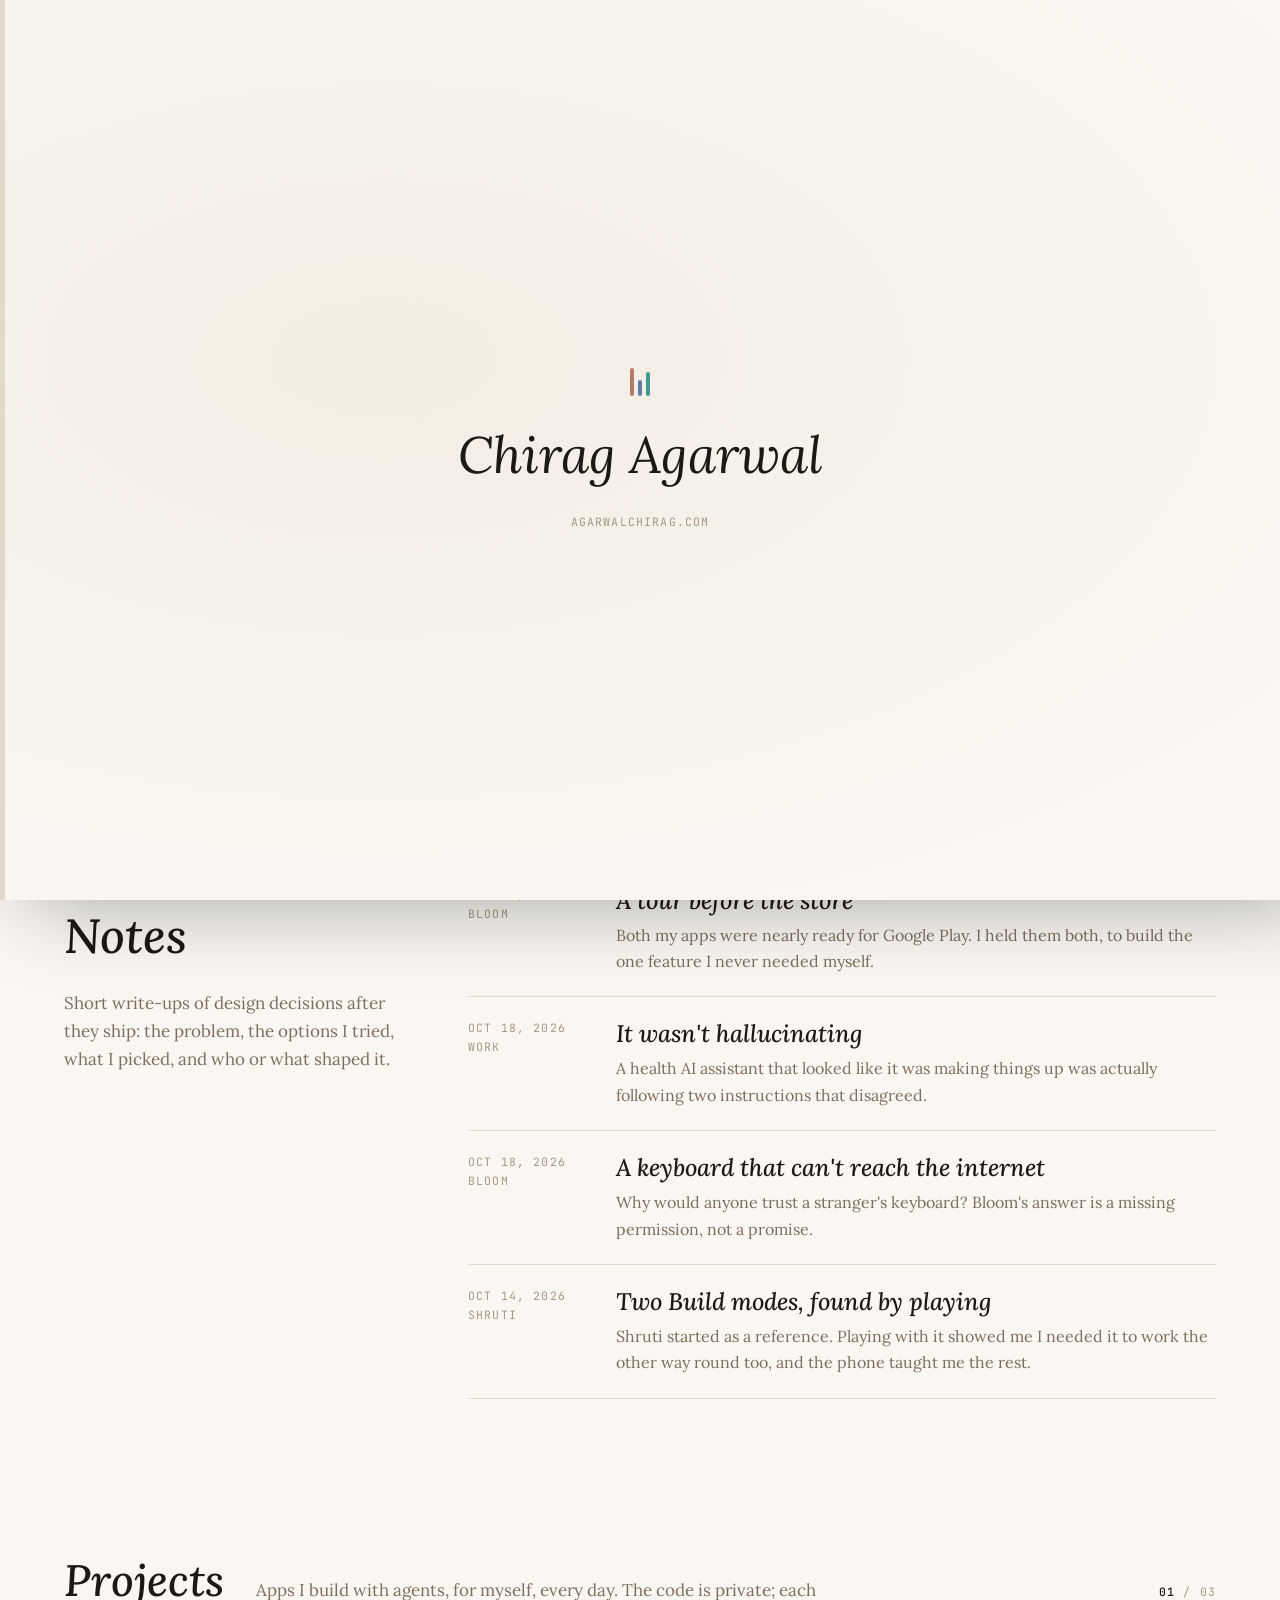
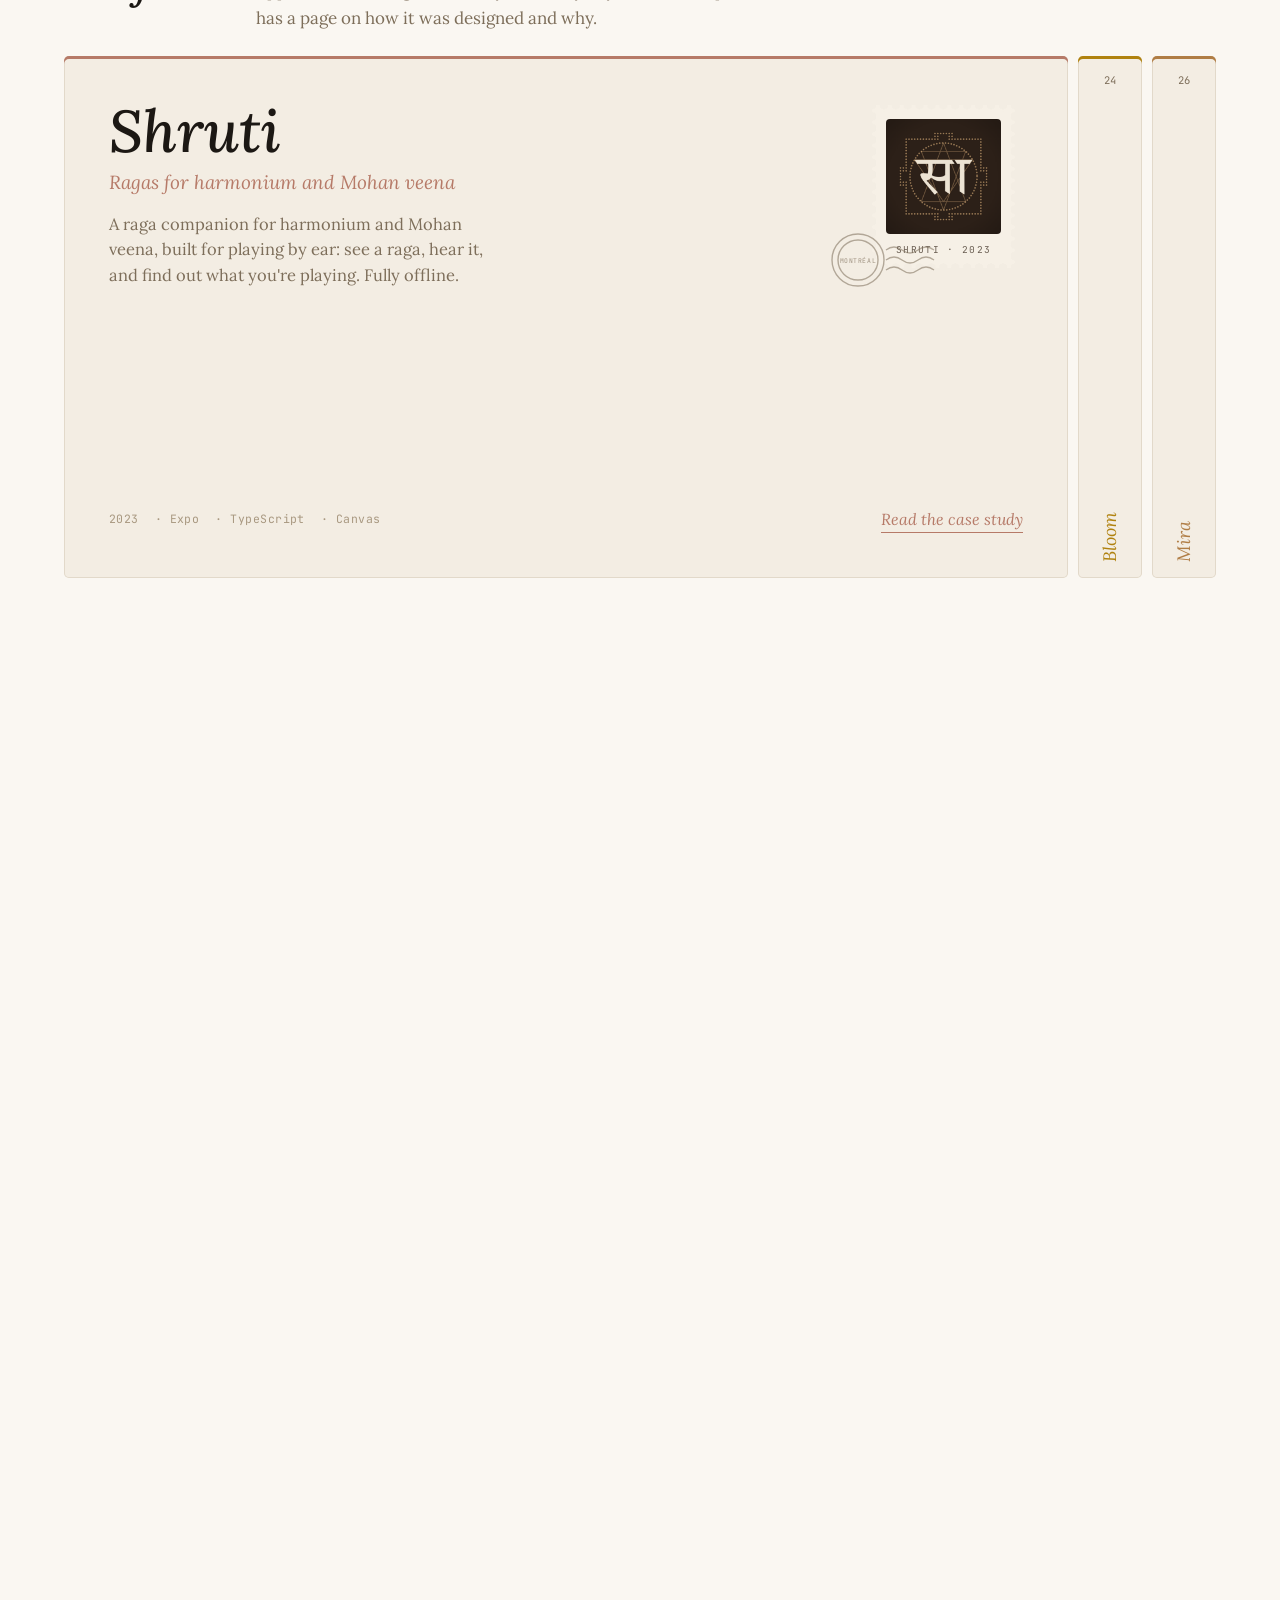
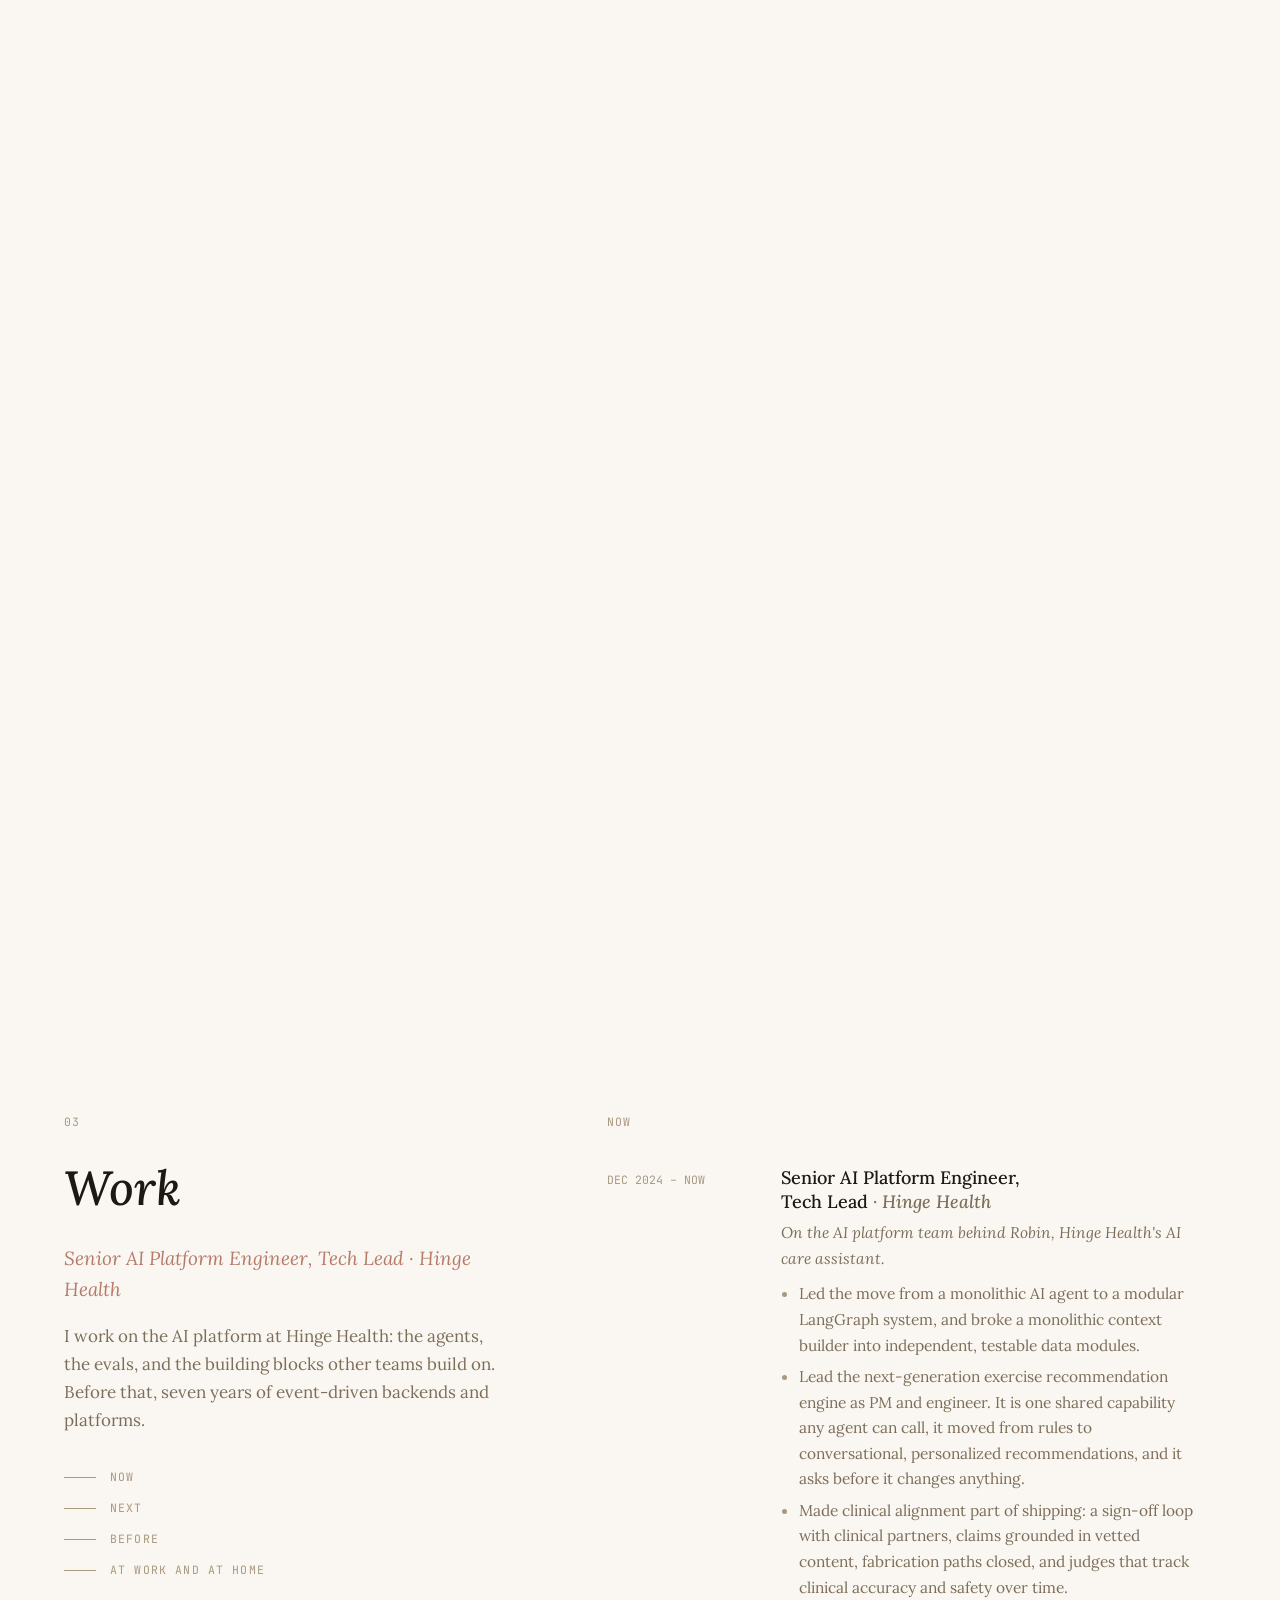
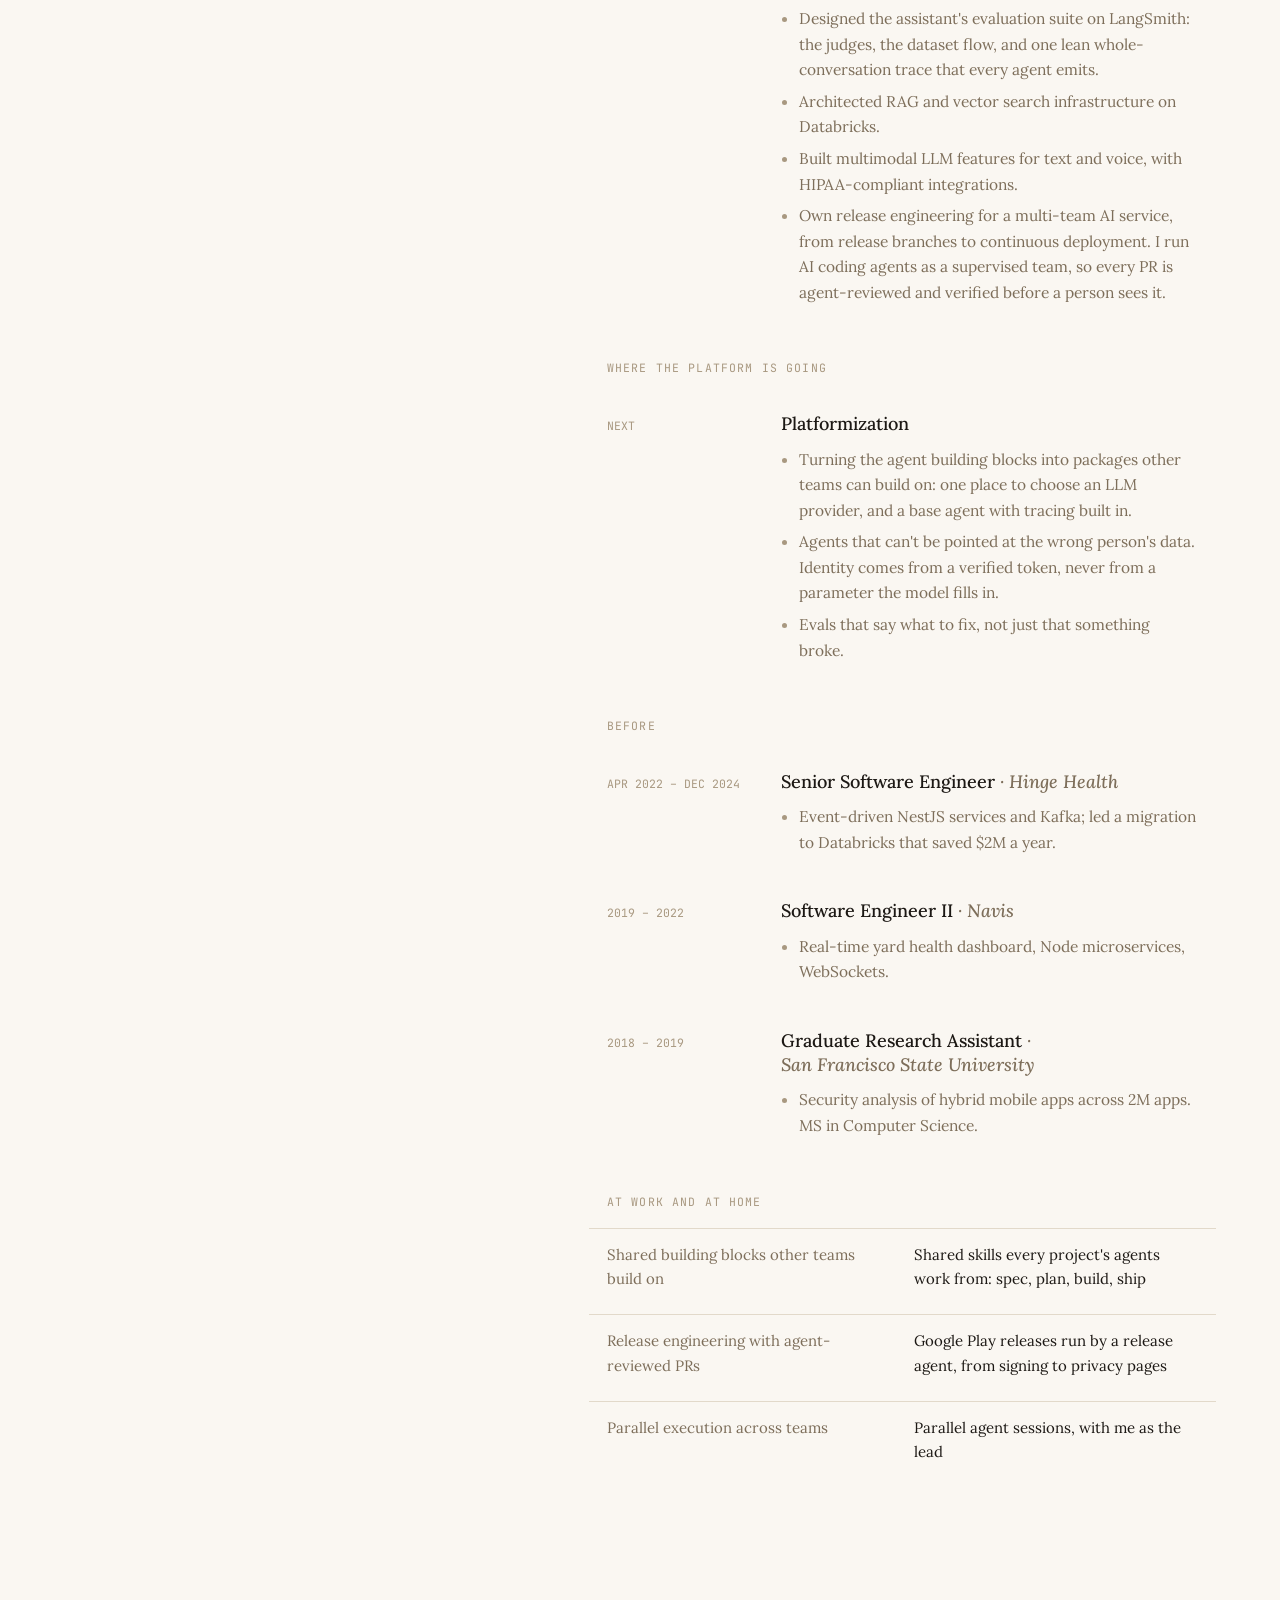
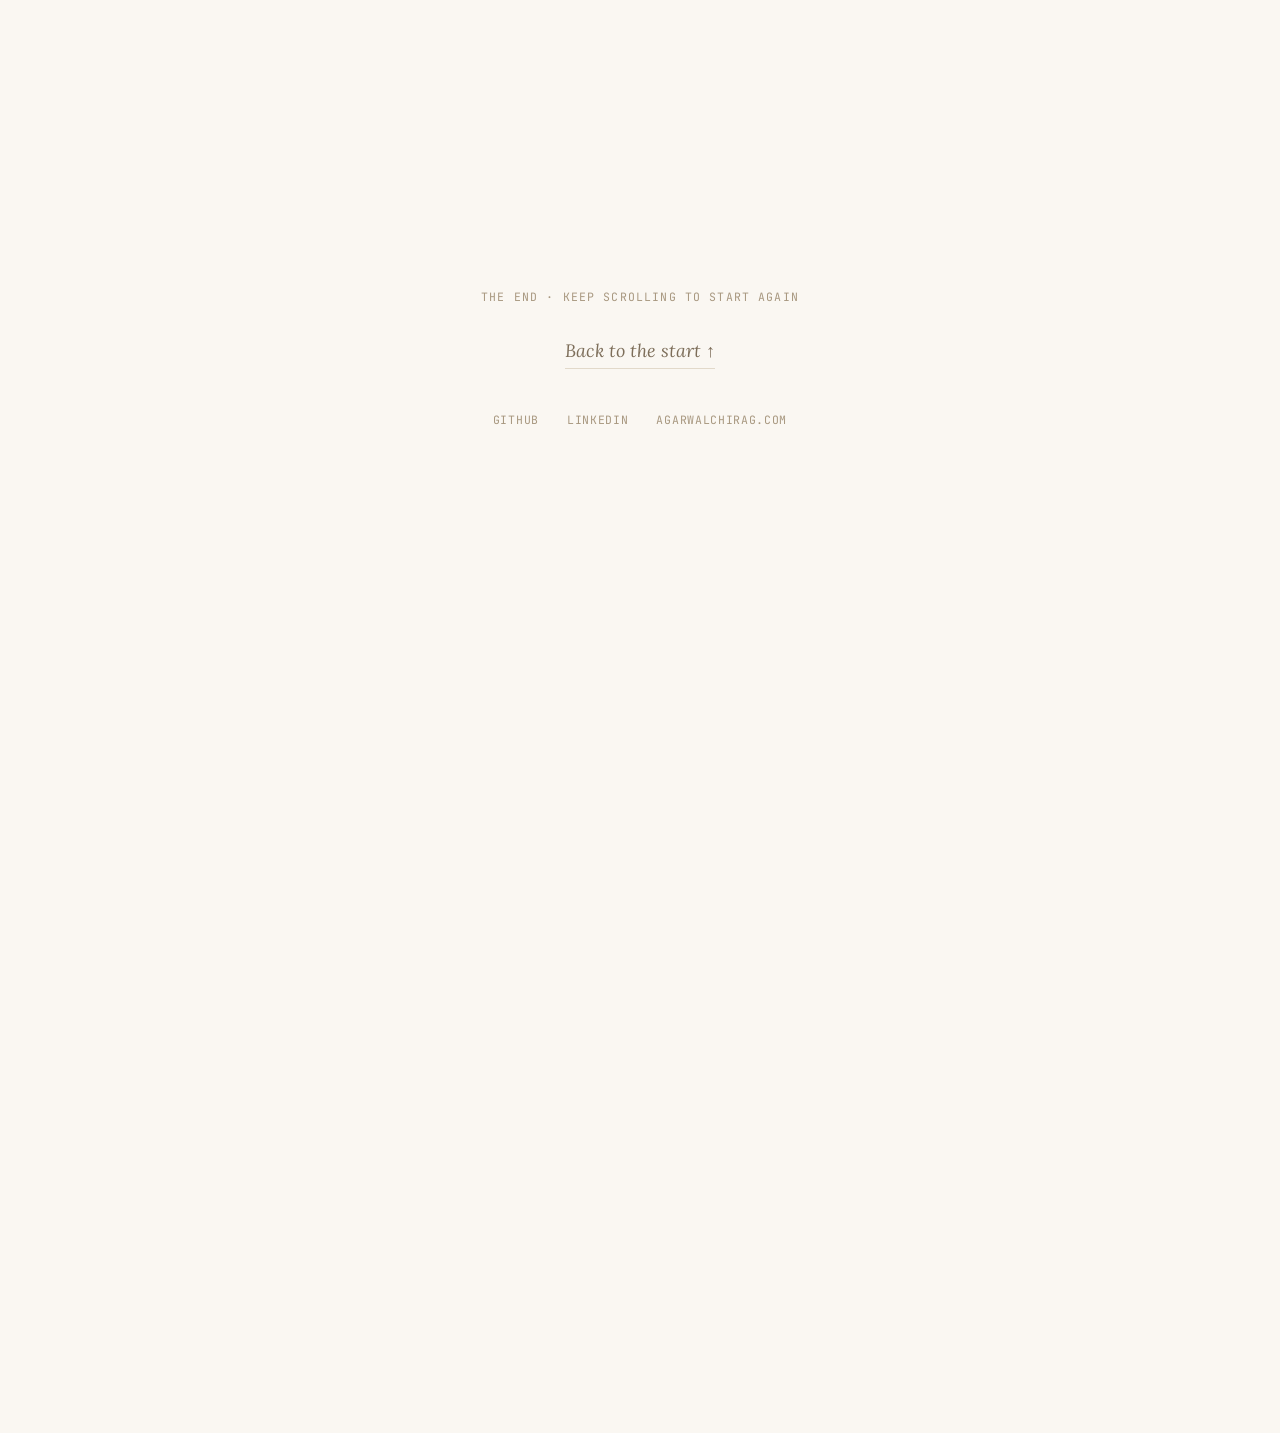
<file: notes/index.html>
<!DOCTYPE html><html lang="en"> <head><meta charset="utf-8"><meta name="viewport" content="width=device-width, initial-scale=1"><title>Notes · Chirag Agarwal</title><meta name="description" content="Short write-ups of design decisions after they ship: the problem, the options, the pick, and what shaped it."><link rel="canonical" href="https://agarwalchirag.com/notes/"><meta property="og:title" content="Notes · Chirag Agarwal"><meta property="og:description" content="Short write-ups of design decisions after they ship: the problem, the options, the pick, and what shaped it."><meta name="theme-color" content="#1C1814"><link rel="preconnect" href="https://fonts.googleapis.com"><link rel="preconnect" href="https://fonts.gstatic.com" crossorigin><link rel="stylesheet" href="https://fonts.googleapis.com/css2?family=Lora:ital,wght@0,400;0,500;0,600;1,400;1,500&family=JetBrains+Mono:wght@400;500&display=swap"><link rel="stylesheet" href="/_astro/index.ByanwA_w.css"></head> <body> <header class="bar"> <a class="me" href="/">CHIRAG AGARWAL</a> <nav> <a href="/notes/" data-chapter="notes">Notes</a><a href="/projects/" data-chapter="projects">Projects</a><a href="/work/" data-chapter="work">Work</a> </nav> </header>  <div class="book" data-book data-start="notes"> <main class="ma chapter" id="top" data-chapter="" data-path="/"> <span class="rule" aria-hidden="true"></span> <h1 class="line">I make AI reliable, <span>and easier to build.</span></h1> <div class="sub"> <span class="seal" aria-hidden="true"> <i style="height:21px;background:var(--coral)"></i> <i style="height:12px;background:var(--denim)"></i> <i style="height:18px;background:var(--teal)"></i> </span> <p>Senior AI platform engineer and tech lead for Hinge Health's care agents.</p> </div> <dl class="about"> <div><dt class="k">At work</dt><dd>Turning one-off AI agents into a platform: shared building blocks other teams build on, evals that catch what matters, and a clinical-safety and conversation-quality bar every agent has to clear.</dd></div> <div><dt class="k">At home</dt><dd>Turning gaps in my own day into apps I use daily: built with a small team of coding agents I lead, each one a lab for what AI can do next.</dd></div> </dl> <a class="cue k" href="#notes">Scroll · Notes · Projects · Work ↓</a> </main> <section class="list-page chapter" id="notes" data-chapter="notes" data-path="/notes/"> <div class="intro"> <span class="k">01</span> <h2>Notes</h2> <p>Short write-ups of design decisions after they ship: the problem, the options I tried, what I picked, and who or what shaped it.</p> </div> <div class="entries">  <a href="/notes/a-tour-before-the-store/"> <span class="k">OCT 25, 2026<br>BLOOM</span> <div> <h3>A tour before the store</h3> <p>Both my apps were nearly ready for Google Play. I held them both, to build the one feature I never needed myself.</p> </div> </a><a href="/notes/it-wasnt-hallucinating/"> <span class="k">OCT 18, 2026<br>WORK</span> <div> <h3>It wasn&#39;t hallucinating</h3> <p>A health AI assistant that looked like it was making things up was actually following two instructions that disagreed.</p> </div> </a><a href="/notes/keyboard-without-internet/"> <span class="k">OCT 18, 2026<br>BLOOM</span> <div> <h3>A keyboard that can&#39;t reach the internet</h3> <p>Why would anyone trust a stranger&#39;s keyboard? Bloom&#39;s answer is a missing permission, not a promise.</p> </div> </a><a href="/notes/two-build-modes/"> <span class="k">OCT 14, 2026<br>SHRUTI</span> <div> <h3>Two Build modes, found by playing</h3> <p>Shruti started as a reference. Playing with it showed me I needed it to work the other way round too, and the phone taught me the rest.</p> </div> </a> </div> </section> <div class="chapter" id="projects" data-chapter="projects" data-path="/projects/"> <section class="shelf-scroll" data-shelf-scroll style="--n: 3"> <div class="shelf-sticky"> <div class="shelf-head"> <h2 class="shelf-title">Projects</h2> <p>Apps I build with agents, for myself, every day. The code is private; each has a page on how it was designed and why.</p> <span class="k shelf-count" aria-hidden="true"><b data-count>01</b> / 03</span> </div> <div class="shelf" data-shelf> <div class="spine" data-id="shruti" style="--c: var(--coral)" data-open="true"> <button class="tab" type="button" aria-expanded="true" aria-label="Shruti: Ragas for harmonium and Mohan veena"> <small>23</small> <span>Shruti</span> </button> <div class="open"> <div class="open-top"> <div> <h3>Shruti</h3> <div class="tag">Ragas for harmonium and Mohan veena</div> <p>A raga companion for harmonium and Mohan veena, built for playing by ear: see a raga, hear it, and find out what you&#39;re playing. Fully offline.</p> </div> <span class="stamp-wrap"> <span class="stamp"><span class="stamp-in"> <img src="/icons/shruti.png" alt="Shruti app icon" width="128" height="128"> <span class="stamp-val">SHRUTI · 2023</span> </span></span> <svg class="postmark" viewBox="0 0 120 64" aria-hidden="true"> <circle cx="32" cy="32" r="26"></circle> <circle cx="32" cy="32" r="20"></circle> <path d="M60 22 q8 -6 16 0 t16 0 t16 0 M60 32 q8 -6 16 0 t16 0 t16 0 M60 42 q8 -6 16 0 t16 0 t16 0"></path> <text x="32" y="35" text-anchor="middle">MONTRÉAL</text> </svg> </span> </div> <div class="meta"> <span>2023</span>  <span>· Expo</span><span>· TypeScript</span><span>· Canvas</span>  <a class="go" href="/projects/shruti/">Read the case study</a> </div> </div> </div><div class="spine" data-id="bloom" style="--c: var(--amber)" data-open="false"> <button class="tab" type="button" aria-expanded="false" aria-label="Bloom: A keyboard for thumbs"> <small>24</small> <span>Bloom</span> </button> <div class="open"> <div class="open-top"> <div> <h3>Bloom</h3> <div class="tag">A keyboard for thumbs</div> <p>A hex keyboard for Android, designed for thumbs, with Learn to make the switch from QWERTY. No internet access.</p> </div> <span class="stamp-wrap"> <span class="stamp"><span class="stamp-in"> <img src="/icons/bloom.png" alt="Bloom app icon" width="128" height="128"> <span class="stamp-val">BLOOM · 2024</span> </span></span> <svg class="postmark" viewBox="0 0 120 64" aria-hidden="true"> <circle cx="32" cy="32" r="26"></circle> <circle cx="32" cy="32" r="20"></circle> <path d="M60 22 q8 -6 16 0 t16 0 t16 0 M60 32 q8 -6 16 0 t16 0 t16 0 M60 42 q8 -6 16 0 t16 0 t16 0"></path> <text x="32" y="35" text-anchor="middle">MONTRÉAL</text> </svg> </span> </div> <div class="meta"> <span>2024</span>  <span>· Kotlin</span><span>· Canvas</span><span>· Android IME</span> <a class="app" href="/bloom/">App page</a> <a class="go" href="/projects/bloom/">Read the case study</a> </div> </div> </div><div class="spine" data-id="mira" style="--c: var(--gold)" data-open="false"> <button class="tab" type="button" aria-expanded="false" aria-label="Mira: A language partner I'm building"> <small>26</small> <span>Mira</span> </button> <div class="open"> <div class="open-top"> <div> <h3>Mira</h3> <div class="tag">A language partner I&#39;m building</div> <p>A language trainer for Android: kanji drawn stroke by stroke on demand, and a spoken-French partner in the works. Building it is half the point.</p> </div> <span class="stamp-wrap"> <span class="stamp"><span class="stamp-in"> <img src="/icons/mira.png" alt="Mira app icon" width="128" height="128"> <span class="stamp-val">MIRA · 2026</span> </span></span> <svg class="postmark" viewBox="0 0 120 64" aria-hidden="true"> <circle cx="32" cy="32" r="26"></circle> <circle cx="32" cy="32" r="20"></circle> <path d="M60 22 q8 -6 16 0 t16 0 t16 0 M60 32 q8 -6 16 0 t16 0 t16 0 M60 42 q8 -6 16 0 t16 0 t16 0"></path> <text x="32" y="35" text-anchor="middle">MONTRÉAL</text> </svg> </span> </div> <div class="meta"> <span>2026</span> <span>· IN PROGRESS</span> <span>· Agents</span><span>· Expo</span><span>· Vercel</span><span>· LangSmith</span><span>· ElevenLabs</span>  <a class="go" href="/projects/mira/">Read the case study</a> </div> </div> </div> </div>  </div> </section> <script type="module">document.querySelectorAll(".shelf-scroll").forEach(n=>{const s=[...n.querySelectorAll(".spine")],l=n.querySelector("[data-count]");let d=0;const i=t=>{d=t,s.forEach((o,e)=>{o.dataset.open=String(e===t),o.querySelector(".tab")?.setAttribute("aria-expanded",String(e===t))}),l&&(l.textContent=String(t+1).padStart(2,"0"))},c=n.hasAttribute("data-shelf-scroll")&&window.matchMedia("(min-width: 761px)").matches;c&&n.classList.add("is-scroll");const r=()=>n.offsetHeight-window.innerHeight,h=()=>n.getBoundingClientRect().top+window.scrollY,f=t=>h()+(t+.5)/s.length*r();if(c){const t=()=>{const o=Math.min(1,Math.max(0,(window.scrollY-h())/r())),e=Math.min(s.length-1,Math.floor(o*s.length));e!==d&&i(e)};window.addEventListener("scroll",t,{passive:!0}),t()}n.addEventListener("click",t=>{const o=t.target.closest(".tab");if(!o)return;const e=s.findIndex(u=>u.contains(o));c?window.scrollTo({top:f(e),behavior:matchMedia("(prefers-reduced-motion: reduce)").matches?"auto":"smooth"}):i(e)});const a=s.findIndex(t=>t.dataset.id===location.hash.slice(1));if(a>=0&&(i(a),c)){const t=()=>window.scrollTo({top:f(a)});document.readyState==="complete"?t():window.addEventListener("load",t,{once:!0})}});</script> <section class="earlier-wrap" data-earlier aria-labelledby="earlier"> <div class="earlier-stick"> <div class="list-page earlier"> <div class="intro"> <h3 id="earlier">Earlier</h3> <p>Experiments and tools from before, kept for the record.</p> </div> <div class="entries"> <div class="entry"> <span class="k">2025</span> <div> <h3>Oracle <span>A self-hosted model gateway</span></h3> <p>REST access to cloud and local models, with agents on top and GGUF models running locally on KoboldCPP.</p> </div> </div><div class="entry"> <span class="k">2025</span> <div> <h3>EchoOS <span>A voice-first operating system</span></h3> <p>A concept OS for small, screenless, always-on devices: voice, memory and context instead of a screen. Offline and private.</p> </div> </div><div class="entry"> <span class="k">2025</span> <div> <h3>Agent framework <span>Multi-context agents</span></h3> <p>Extensible agents that keep context across tasks, with a scheduler, on Ollama or cloud models.</p> </div> </div><div class="entry"> <span class="k">2025</span> <div> <h3>Creativity <span>Vocal training, Nusrat-inspired</span></h3> <p>A concept for AI vocal training and remixing, inspired by Nusrat Fateh Ali Khan: pitch tracking, style transfer, a 2D pitch map.</p> </div> </div><div class="entry"> <span class="k">2025</span> <div> <h3>Weights visualizer <span>Looking inside transformers</span></h3> <p>2D and 3D views of transformer weights and biases, with UMAP to find structure.</p> </div> </div><div class="entry"> <span class="k">2026</span> <div> <h3>ebook-tools <span>Reading on e-ink</span></h3> <p>PDF to EPUB with e-ink covers, EPUB repair, sleep screens and a Wi-Fi client for an Xteink X3 e-reader.</p> </div> </div> </div> </div> </div> </section> </div>  <section class="split chapter" id="work" data-chapter="work" data-path="/work/"> <div class="who"> <span class="k">03</span> <h2>Work</h2> <span class="role">Senior AI Platform Engineer, Tech Lead · Hinge Health</span> <p>I work on the AI platform at Hinge Health: the agents, the evals, and the building blocks other teams build on. Before that, seven years of event-driven backends and platforms.</p> <nav class="jump" aria-label="In this chapter"> <a href="#now">NOW</a> <a href="#next">NEXT</a> <a href="#before">BEFORE</a> <a href="#both">AT WORK AND AT HOME</a> </nav> <!-- Resume PDF: build a public version from ResumeCreator without address and phone, then link it here. --> </div> <div class="rows"> <div class="grp" id="now">NOW</div> <section class="job"> <span class="when">DEC 2024 – NOW</span> <div> <h3>Senior AI Platform Engineer, Tech Lead <span>· Hinge Health</span></h3> <p>On the AI platform team behind Robin, Hinge Health's AI care assistant.</p> <ul> <li>Led the move from a monolithic AI agent to a modular LangGraph system, and broke a monolithic context builder into independent, testable data modules.</li> <li>Lead the next-generation exercise recommendation engine as PM and engineer. It is one shared capability any agent can call, it moved from rules to conversational, personalized recommendations, and it asks before it changes anything.</li> <li>Made clinical alignment part of shipping: a sign-off loop with clinical partners, claims grounded in vetted content, fabrication paths closed, and judges that track clinical accuracy and safety over time.</li> <li>Designed the assistant's evaluation suite on LangSmith: the judges, the dataset flow, and one lean whole-conversation trace that every agent emits.</li> <li>Architected RAG and vector search infrastructure on Databricks.</li> <li>Built multimodal LLM features for text and voice, with HIPAA-compliant integrations.</li> <li>Own release engineering for a multi-team AI service, from release branches to continuous deployment. I run AI coding agents as a supervised team, so every PR is agent-reviewed and verified before a person sees it.</li> </ul> </div> </section> <div class="grp" id="next">WHERE THE PLATFORM IS GOING</div> <section class="job"> <span class="when">NEXT</span> <div> <h3>Platformization</h3> <ul> <li>Turning the agent building blocks into packages other teams can build on: one place to choose an LLM provider, and a base agent with tracing built in.</li> <li>Agents that can't be pointed at the wrong person's data. Identity comes from a verified token, never from a parameter the model fills in.</li> <li>Evals that say what to fix, not just that something broke.</li> </ul> </div> </section> <div class="grp" id="before">BEFORE</div> <section class="job"> <span class="when">APR 2022 – DEC 2024</span> <div><h3>Senior Software Engineer <span>· Hinge Health</span></h3> <ul><li>Event-driven NestJS services and Kafka; led a migration to Databricks that saved $2M a year.</li></ul></div> </section> <section class="job"> <span class="when">2019 – 2022</span> <div><h3>Software Engineer II <span>· Navis</span></h3> <ul><li>Real-time yard health dashboard, Node microservices, WebSockets.</li></ul></div> </section> <section class="job"> <span class="when">2018 – 2019</span> <div><h3>Graduate Research Assistant <span>· San Francisco State University</span></h3> <ul><li>Security analysis of hybrid mobile apps across 2M apps. MS in Computer Science.</li></ul></div> </section> <div class="grp" id="both">AT WORK AND AT HOME</div>    <div class="pair"><span>Shared building blocks other teams build on</span><span>Shared skills every project's agents work from: spec, plan, build, ship</span></div> <div class="pair"><span>Release engineering with agent-reviewed PRs</span><span>Google Play releases run by a release agent, from signing to privacy pages</span></div> <div class="pair"><span>Parallel execution across teams</span><span>Parallel agent sessions, with me as the lead</span></div> </div> </section> <!-- The back cover: scrolling into it closes the book, which opens again at the landing. --> <section class="closing" data-closing aria-label="The end"> <div class="closing-stick"> <p class="k">The end · keep scrolling to start again</p> <button type="button" class="again" data-again>Back to the start ↑</button> <footer class="foot"> <a href="https://github.com/chirag3103">GITHUB</a> <a href="https://www.linkedin.com/in/agarwal-chirag">LINKEDIN</a> <span>AGARWALCHIRAG.COM</span> </footer> </div> </section> </div> <div class="cover" data-cover aria-hidden="true"> <div class="cover-face"> <span class="seal" aria-hidden="true"> <i style="height:28px;background:var(--coral)"></i> <i style="height:16px;background:var(--denim)"></i> <i style="height:24px;background:var(--teal)"></i> </span> <span class="cover-name">Chirag Agarwal</span> <span class="k">AGARWALCHIRAG.COM</span> </div> </div> <script type="module">const r=document.querySelector("[data-book]"),d=[...r.querySelectorAll(".chapter")],p=[...document.querySelectorAll(".bar nav a")],c=matchMedia("(prefers-reduced-motion: reduce)").matches,g=()=>document.querySelector(".bar")?.offsetHeight??0,m=e=>e.getBoundingClientRect().top+scrollY-g(),u=()=>{const e=location.hash.slice(1)||r.dataset.start,o=e?document.getElementById(e):null,t=o&&!o.closest(".shelf")?o:r.dataset.start?document.getElementById(r.dataset.start):null;t&&scrollTo({top:m(t),behavior:"instant"})};document.readyState==="complete"?u():addEventListener("load",u,{once:!0});let h="";const f=()=>{const e=g()+innerHeight*.35;let o=d[0];for(const s of d)s.getBoundingClientRect().top<=e&&(o=s);const t=o.dataset.chapter??"";if(t===h)return;h=t,p.forEach(s=>{t&&s.dataset.chapter===t?s.setAttribute("aria-current","page"):s.removeAttribute("aria-current")});const a=o.dataset.path??"/";location.pathname!==a&&history.replaceState(null,"",a),document.title=t?`${t[0].toUpperCase()}${t.slice(1)} · Chirag Agarwal`:"Chirag Agarwal"};addEventListener("scroll",f,{passive:!0});f();p.forEach(e=>e.addEventListener("click",o=>{const t=e.dataset.chapter&&document.getElementById(e.dataset.chapter);t&&(o.preventDefault(),scrollTo({top:m(t),behavior:c?"auto":"smooth"}))}));const i=document.querySelector("[data-earlier]");if(i){const e=()=>{const o=i.getBoundingClientRect(),t=o.height-innerHeight,a=Math.max(0,Math.min(1,-o.top/Math.max(1,t))),s=c?1:a<.25?a/.25:a>.75?(1-a)/.25:1;i.style.setProperty("--open",s.toFixed(3))};addEventListener("scroll",e,{passive:!0}),e()}const b=document.querySelector("[data-closing]"),n=document.querySelector("[data-cover]");let l=!1;const y=()=>{l=!0,n.style.setProperty("--shut","1"),n.classList.add("shut"),setTimeout(()=>{scrollTo({top:0,behavior:"instant"}),n.classList.add("opening"),setTimeout(()=>{n.classList.remove("shut","opening"),n.style.setProperty("--shut","0"),l=!1},1100)},c?0:350)};document.querySelector("[data-again]")?.addEventListener("click",y);const v=()=>{if(l||c)return;const e=b.getBoundingClientRect(),o=e.height-innerHeight,t=Math.max(0,Math.min(1,-e.top/Math.max(1,o)));n.style.setProperty("--shut",t.toFixed(3)),n.classList.toggle("shutting",t>0),t>=.995&&y()};addEventListener("scroll",v,{passive:!0});v();</script>   </body></html>
</file>
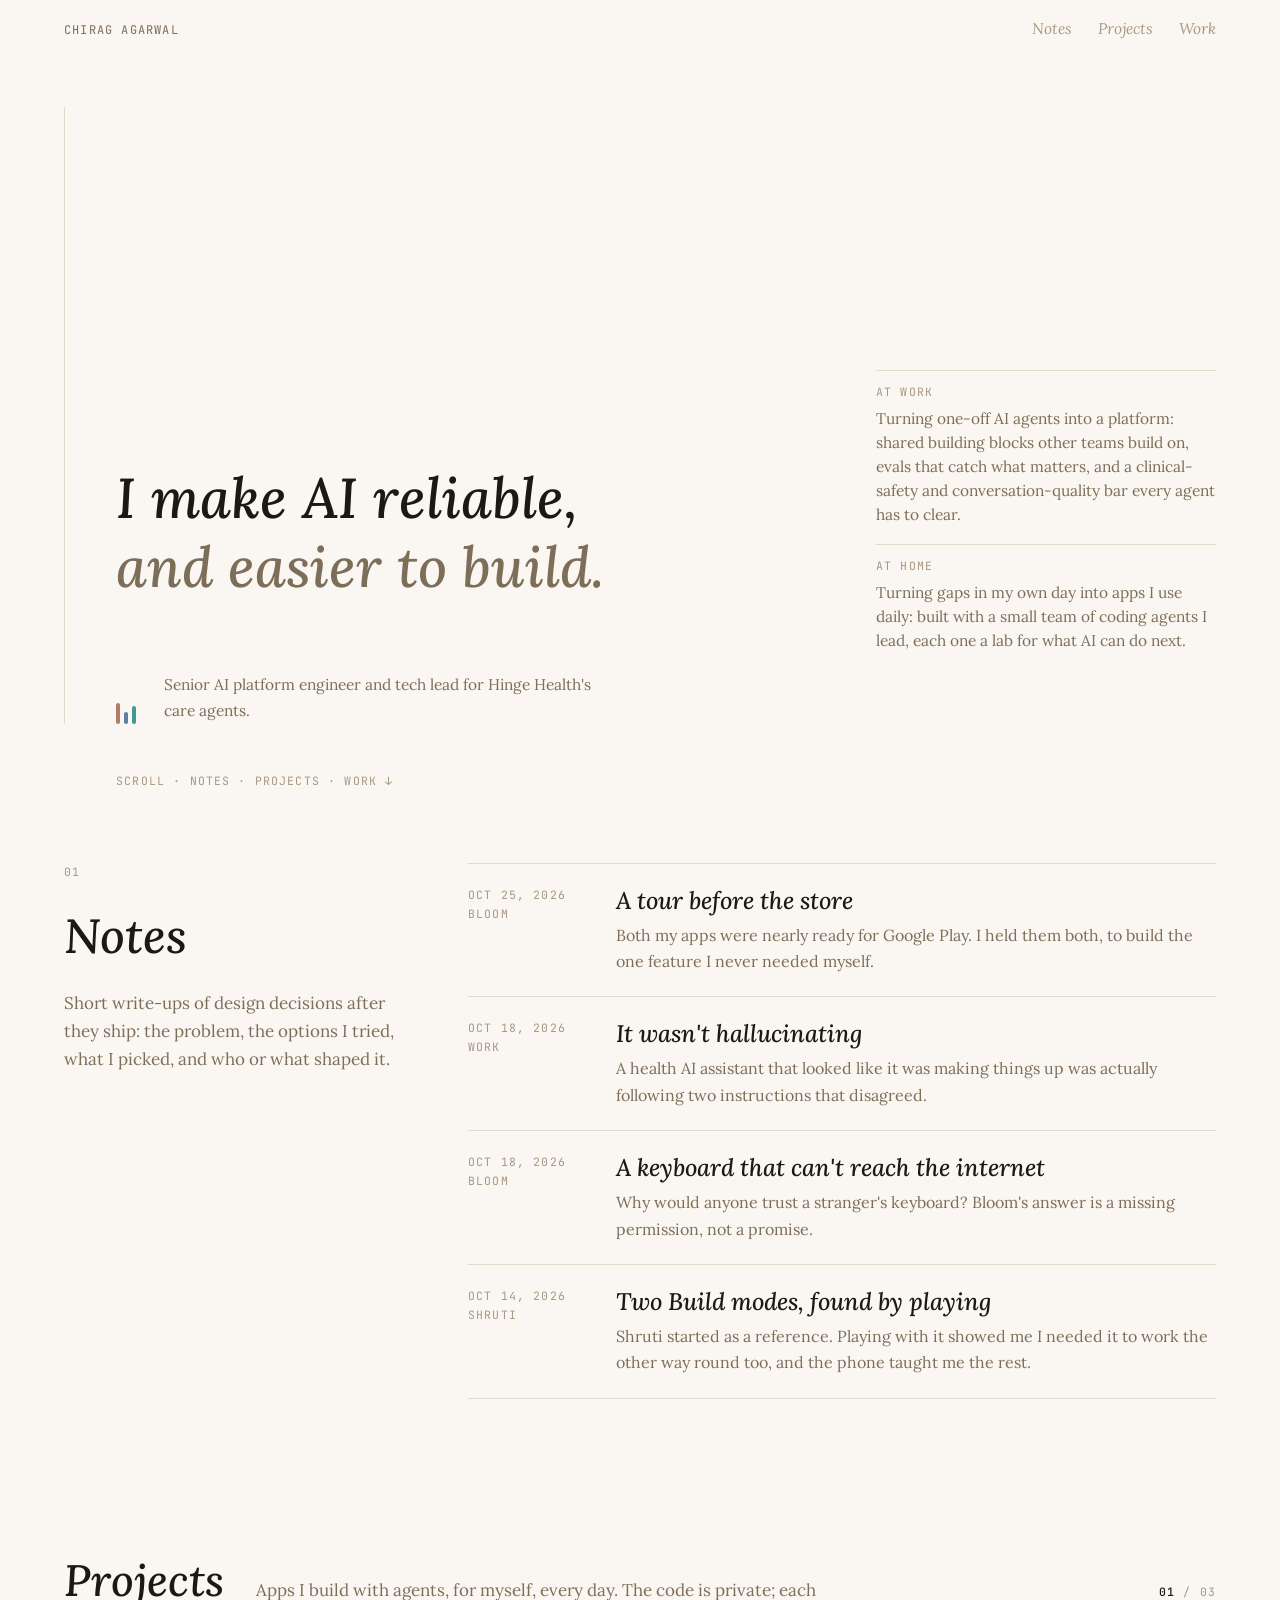
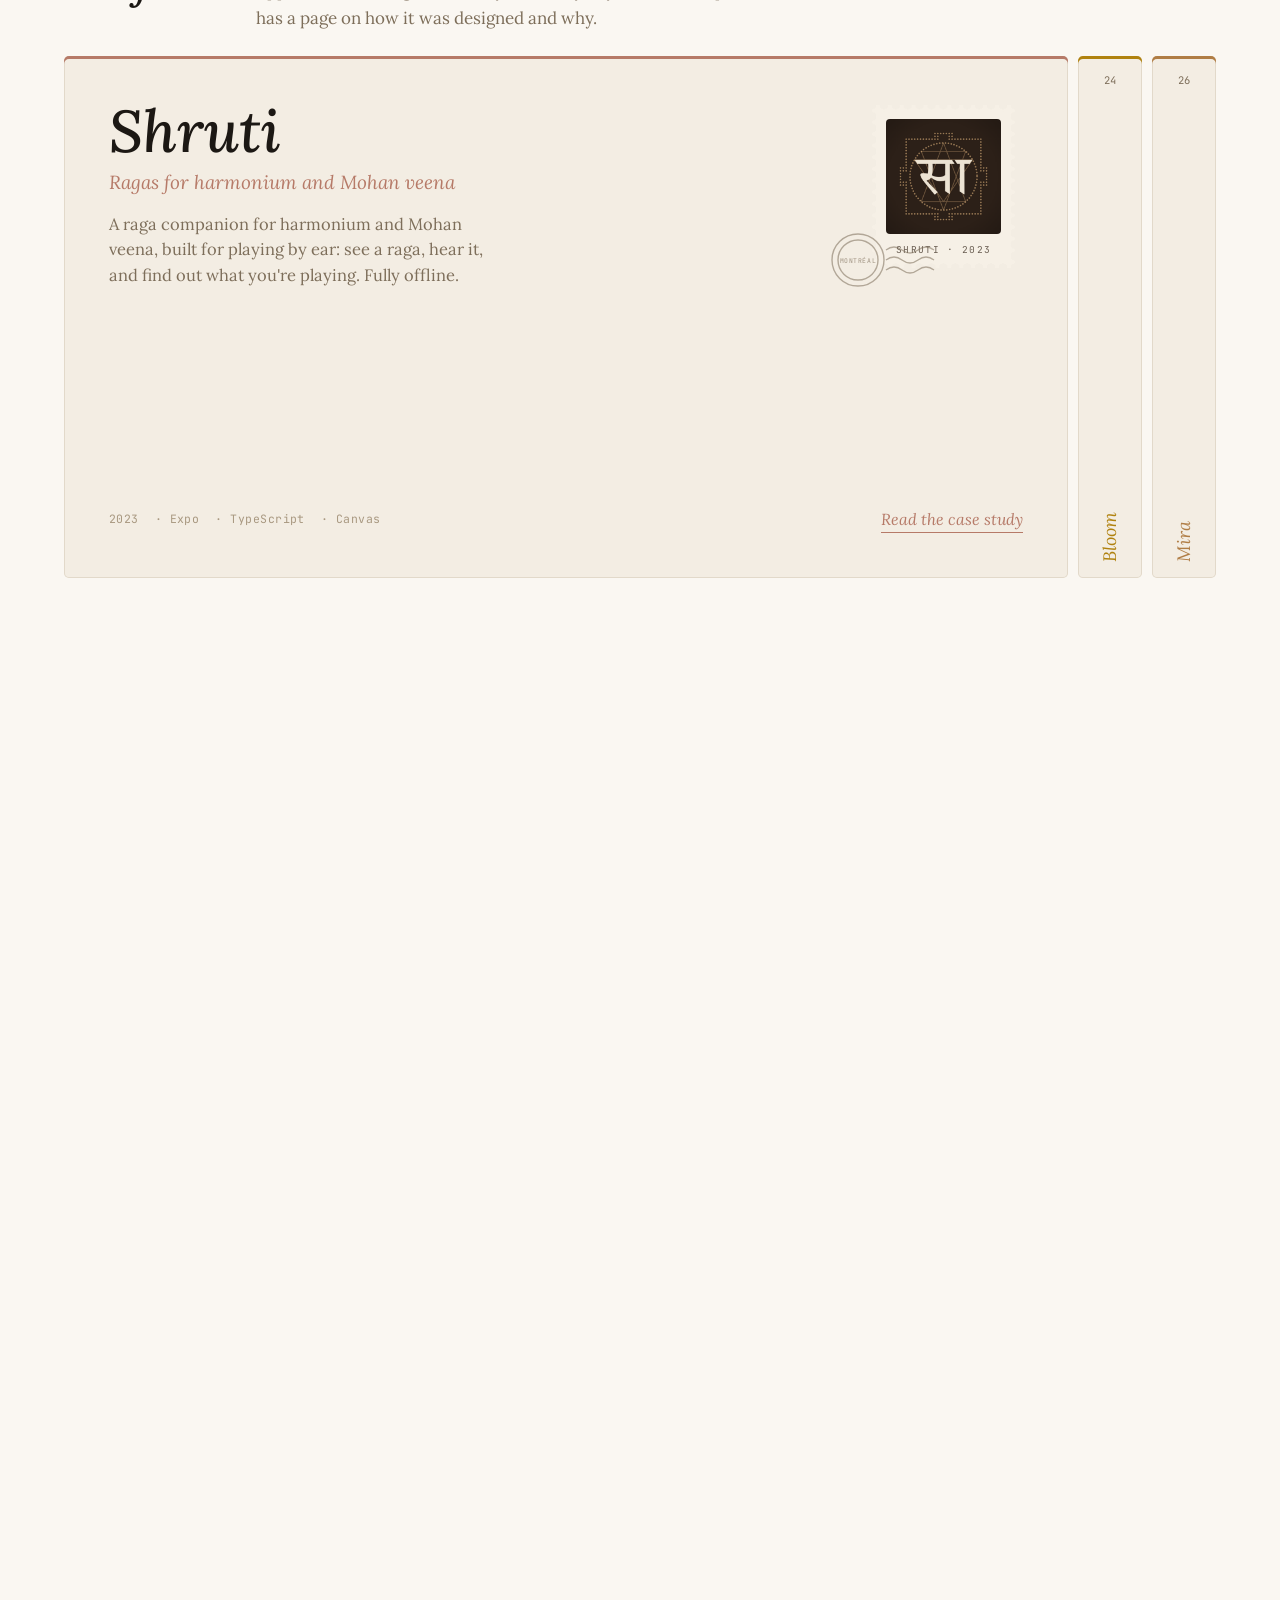
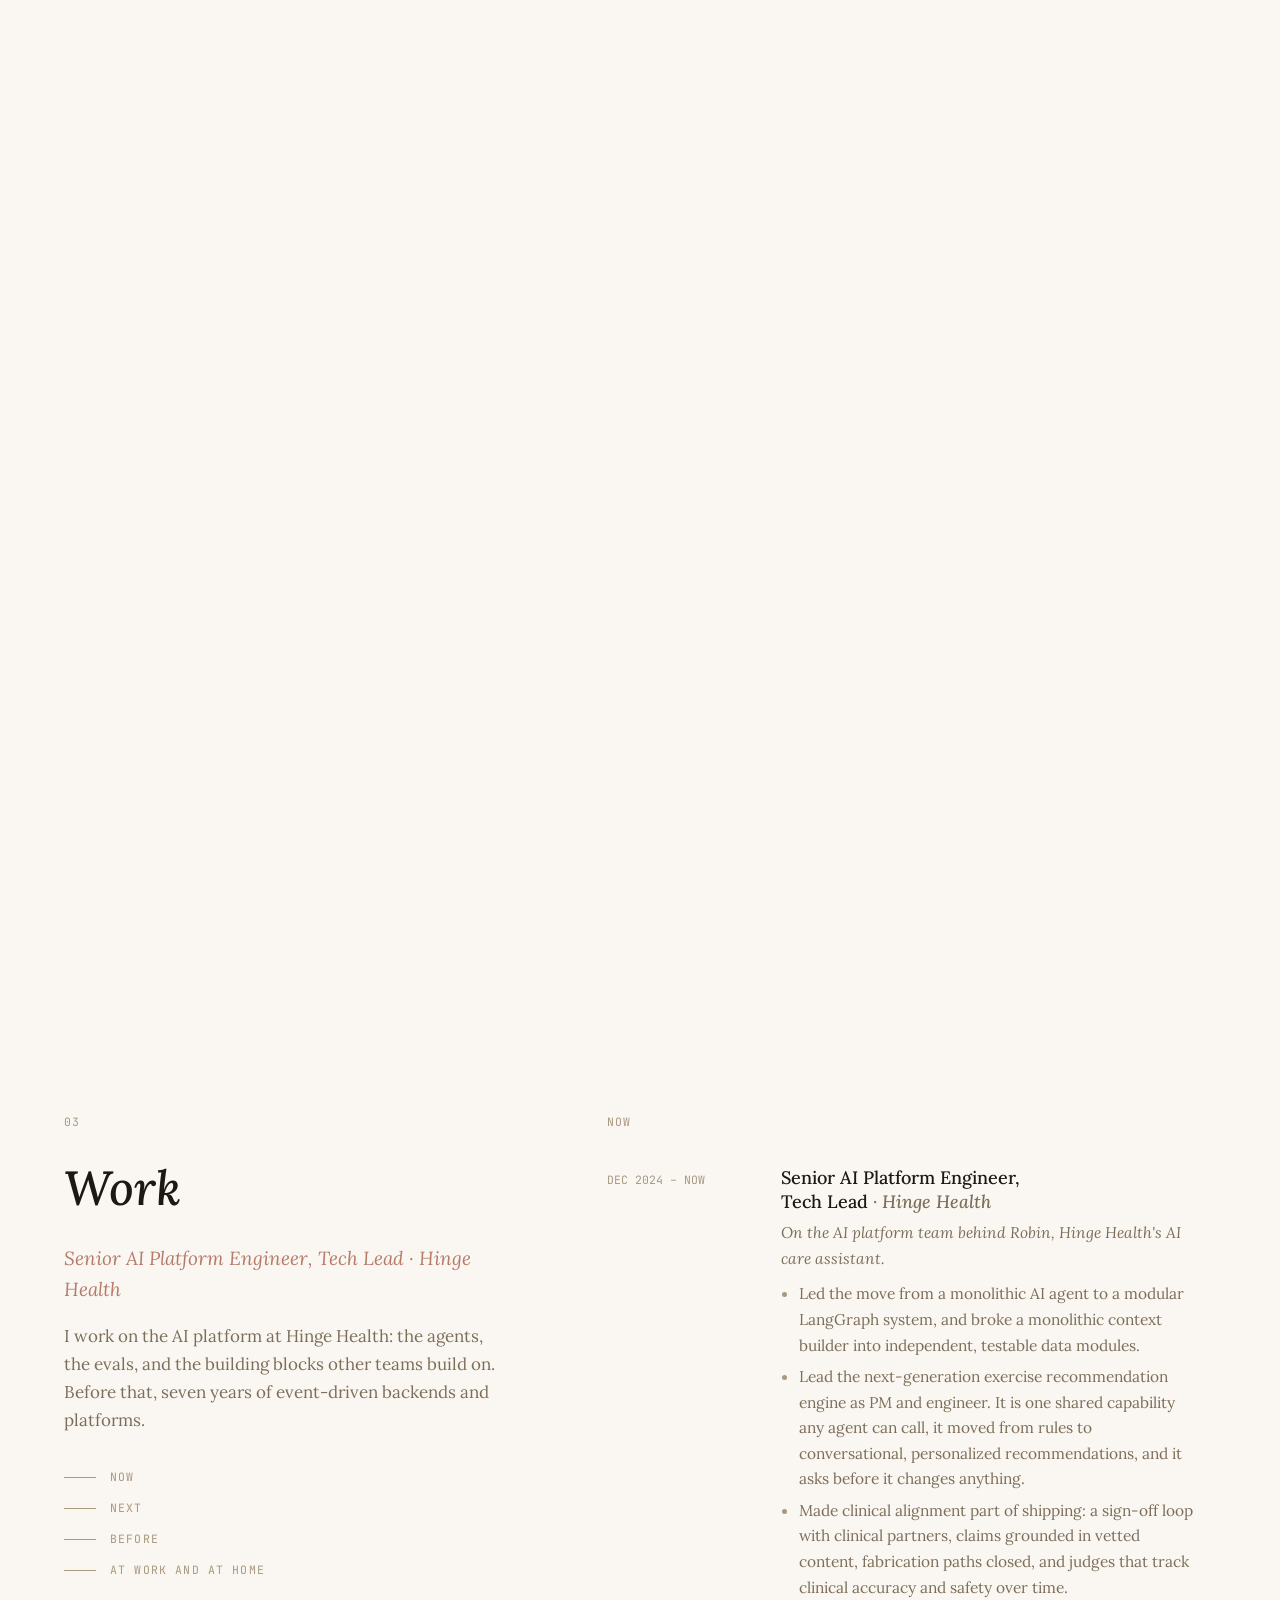
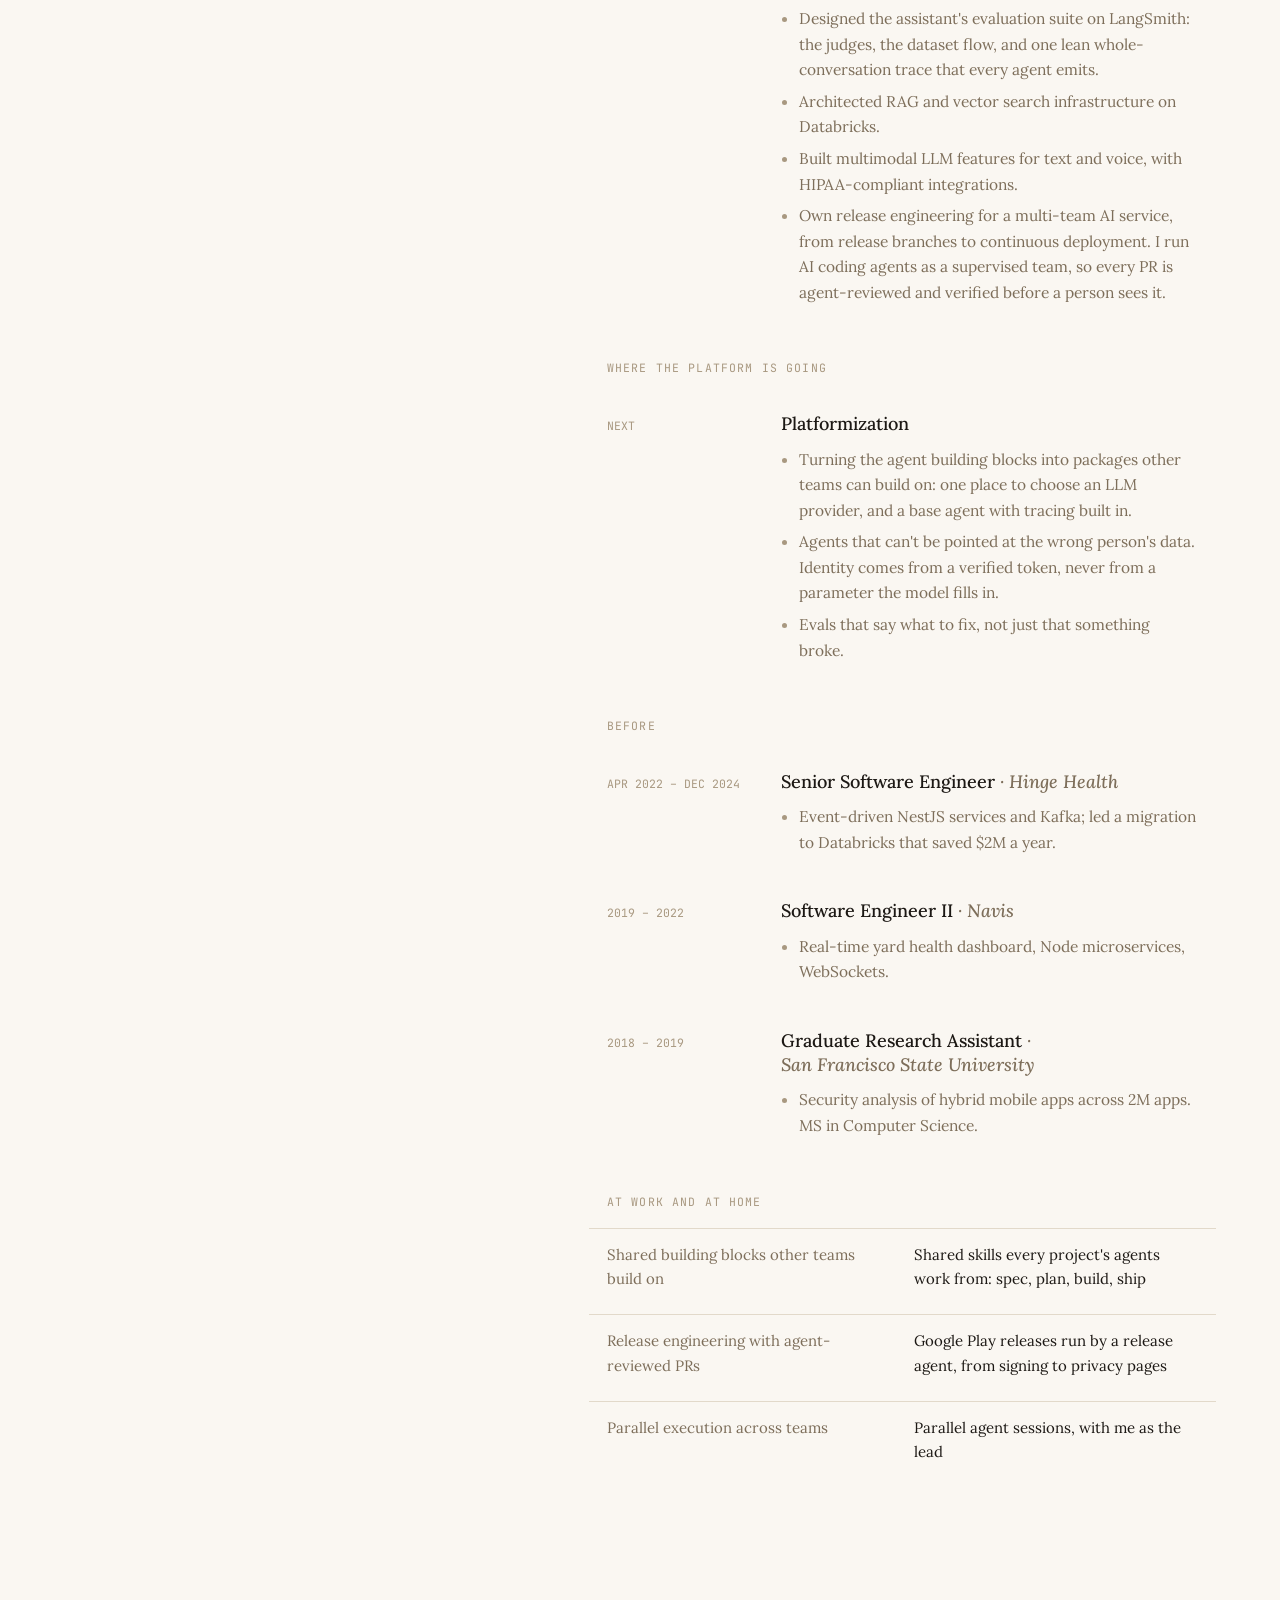
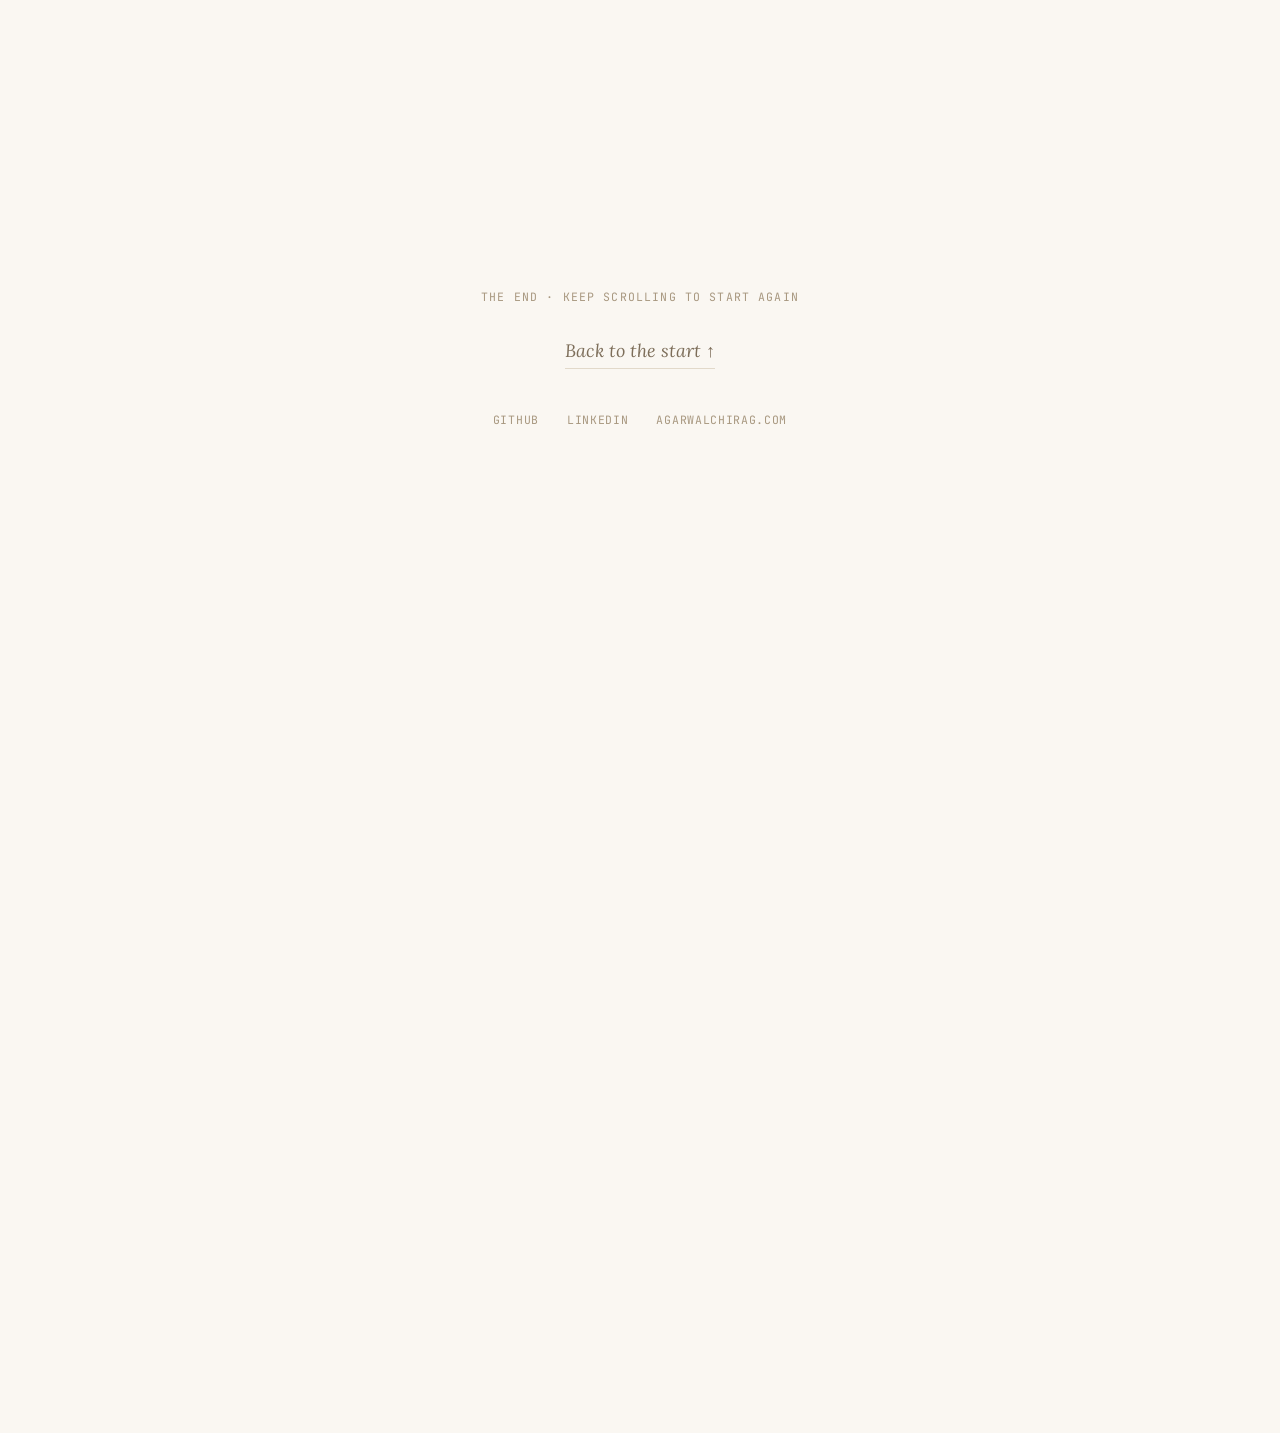
<file: projects/index.html>
<!DOCTYPE html><html lang="en"> <head><meta charset="utf-8"><meta name="viewport" content="width=device-width, initial-scale=1"><title>Projects · Chirag Agarwal</title><meta name="description" content="Apps I build with agents, for myself, every day, and how each was designed."><link rel="canonical" href="https://agarwalchirag.com/projects/"><meta property="og:title" content="Projects · Chirag Agarwal"><meta property="og:description" content="Apps I build with agents, for myself, every day, and how each was designed."><meta name="theme-color" content="#1C1814"><link rel="preconnect" href="https://fonts.googleapis.com"><link rel="preconnect" href="https://fonts.gstatic.com" crossorigin><link rel="stylesheet" href="https://fonts.googleapis.com/css2?family=Lora:ital,wght@0,400;0,500;0,600;1,400;1,500&family=JetBrains+Mono:wght@400;500&display=swap"><link rel="stylesheet" href="/_astro/index.ByanwA_w.css"></head> <body> <header class="bar"> <a class="me" href="/">CHIRAG AGARWAL</a> <nav> <a href="/notes/" data-chapter="notes">Notes</a><a href="/projects/" data-chapter="projects">Projects</a><a href="/work/" data-chapter="work">Work</a> </nav> </header>  <div class="book" data-book data-start="projects"> <main class="ma chapter" id="top" data-chapter="" data-path="/"> <span class="rule" aria-hidden="true"></span> <h1 class="line">I make AI reliable, <span>and easier to build.</span></h1> <div class="sub"> <span class="seal" aria-hidden="true"> <i style="height:21px;background:var(--coral)"></i> <i style="height:12px;background:var(--denim)"></i> <i style="height:18px;background:var(--teal)"></i> </span> <p>Senior AI platform engineer and tech lead for Hinge Health's care agents.</p> </div> <dl class="about"> <div><dt class="k">At work</dt><dd>Turning one-off AI agents into a platform: shared building blocks other teams build on, evals that catch what matters, and a clinical-safety and conversation-quality bar every agent has to clear.</dd></div> <div><dt class="k">At home</dt><dd>Turning gaps in my own day into apps I use daily: built with a small team of coding agents I lead, each one a lab for what AI can do next.</dd></div> </dl> <a class="cue k" href="#notes">Scroll · Notes · Projects · Work ↓</a> </main> <section class="list-page chapter" id="notes" data-chapter="notes" data-path="/notes/"> <div class="intro"> <span class="k">01</span> <h2>Notes</h2> <p>Short write-ups of design decisions after they ship: the problem, the options I tried, what I picked, and who or what shaped it.</p> </div> <div class="entries">  <a href="/notes/a-tour-before-the-store/"> <span class="k">OCT 25, 2026<br>BLOOM</span> <div> <h3>A tour before the store</h3> <p>Both my apps were nearly ready for Google Play. I held them both, to build the one feature I never needed myself.</p> </div> </a><a href="/notes/it-wasnt-hallucinating/"> <span class="k">OCT 18, 2026<br>WORK</span> <div> <h3>It wasn&#39;t hallucinating</h3> <p>A health AI assistant that looked like it was making things up was actually following two instructions that disagreed.</p> </div> </a><a href="/notes/keyboard-without-internet/"> <span class="k">OCT 18, 2026<br>BLOOM</span> <div> <h3>A keyboard that can&#39;t reach the internet</h3> <p>Why would anyone trust a stranger&#39;s keyboard? Bloom&#39;s answer is a missing permission, not a promise.</p> </div> </a><a href="/notes/two-build-modes/"> <span class="k">OCT 14, 2026<br>SHRUTI</span> <div> <h3>Two Build modes, found by playing</h3> <p>Shruti started as a reference. Playing with it showed me I needed it to work the other way round too, and the phone taught me the rest.</p> </div> </a> </div> </section> <div class="chapter" id="projects" data-chapter="projects" data-path="/projects/"> <section class="shelf-scroll" data-shelf-scroll style="--n: 3"> <div class="shelf-sticky"> <div class="shelf-head"> <h2 class="shelf-title">Projects</h2> <p>Apps I build with agents, for myself, every day. The code is private; each has a page on how it was designed and why.</p> <span class="k shelf-count" aria-hidden="true"><b data-count>01</b> / 03</span> </div> <div class="shelf" data-shelf> <div class="spine" data-id="shruti" style="--c: var(--coral)" data-open="true"> <button class="tab" type="button" aria-expanded="true" aria-label="Shruti: Ragas for harmonium and Mohan veena"> <small>23</small> <span>Shruti</span> </button> <div class="open"> <div class="open-top"> <div> <h3>Shruti</h3> <div class="tag">Ragas for harmonium and Mohan veena</div> <p>A raga companion for harmonium and Mohan veena, built for playing by ear: see a raga, hear it, and find out what you&#39;re playing. Fully offline.</p> </div> <span class="stamp-wrap"> <span class="stamp"><span class="stamp-in"> <img src="/icons/shruti.png" alt="Shruti app icon" width="128" height="128"> <span class="stamp-val">SHRUTI · 2023</span> </span></span> <svg class="postmark" viewBox="0 0 120 64" aria-hidden="true"> <circle cx="32" cy="32" r="26"></circle> <circle cx="32" cy="32" r="20"></circle> <path d="M60 22 q8 -6 16 0 t16 0 t16 0 M60 32 q8 -6 16 0 t16 0 t16 0 M60 42 q8 -6 16 0 t16 0 t16 0"></path> <text x="32" y="35" text-anchor="middle">MONTRÉAL</text> </svg> </span> </div> <div class="meta"> <span>2023</span>  <span>· Expo</span><span>· TypeScript</span><span>· Canvas</span>  <a class="go" href="/projects/shruti/">Read the case study</a> </div> </div> </div><div class="spine" data-id="bloom" style="--c: var(--amber)" data-open="false"> <button class="tab" type="button" aria-expanded="false" aria-label="Bloom: A keyboard for thumbs"> <small>24</small> <span>Bloom</span> </button> <div class="open"> <div class="open-top"> <div> <h3>Bloom</h3> <div class="tag">A keyboard for thumbs</div> <p>A hex keyboard for Android, designed for thumbs, with Learn to make the switch from QWERTY. No internet access.</p> </div> <span class="stamp-wrap"> <span class="stamp"><span class="stamp-in"> <img src="/icons/bloom.png" alt="Bloom app icon" width="128" height="128"> <span class="stamp-val">BLOOM · 2024</span> </span></span> <svg class="postmark" viewBox="0 0 120 64" aria-hidden="true"> <circle cx="32" cy="32" r="26"></circle> <circle cx="32" cy="32" r="20"></circle> <path d="M60 22 q8 -6 16 0 t16 0 t16 0 M60 32 q8 -6 16 0 t16 0 t16 0 M60 42 q8 -6 16 0 t16 0 t16 0"></path> <text x="32" y="35" text-anchor="middle">MONTRÉAL</text> </svg> </span> </div> <div class="meta"> <span>2024</span>  <span>· Kotlin</span><span>· Canvas</span><span>· Android IME</span> <a class="app" href="/bloom/">App page</a> <a class="go" href="/projects/bloom/">Read the case study</a> </div> </div> </div><div class="spine" data-id="mira" style="--c: var(--gold)" data-open="false"> <button class="tab" type="button" aria-expanded="false" aria-label="Mira: A language partner I'm building"> <small>26</small> <span>Mira</span> </button> <div class="open"> <div class="open-top"> <div> <h3>Mira</h3> <div class="tag">A language partner I&#39;m building</div> <p>A language trainer for Android: kanji drawn stroke by stroke on demand, and a spoken-French partner in the works. Building it is half the point.</p> </div> <span class="stamp-wrap"> <span class="stamp"><span class="stamp-in"> <img src="/icons/mira.png" alt="Mira app icon" width="128" height="128"> <span class="stamp-val">MIRA · 2026</span> </span></span> <svg class="postmark" viewBox="0 0 120 64" aria-hidden="true"> <circle cx="32" cy="32" r="26"></circle> <circle cx="32" cy="32" r="20"></circle> <path d="M60 22 q8 -6 16 0 t16 0 t16 0 M60 32 q8 -6 16 0 t16 0 t16 0 M60 42 q8 -6 16 0 t16 0 t16 0"></path> <text x="32" y="35" text-anchor="middle">MONTRÉAL</text> </svg> </span> </div> <div class="meta"> <span>2026</span> <span>· IN PROGRESS</span> <span>· Agents</span><span>· Expo</span><span>· Vercel</span><span>· LangSmith</span><span>· ElevenLabs</span>  <a class="go" href="/projects/mira/">Read the case study</a> </div> </div> </div> </div>  </div> </section> <script type="module">document.querySelectorAll(".shelf-scroll").forEach(n=>{const s=[...n.querySelectorAll(".spine")],l=n.querySelector("[data-count]");let d=0;const i=t=>{d=t,s.forEach((o,e)=>{o.dataset.open=String(e===t),o.querySelector(".tab")?.setAttribute("aria-expanded",String(e===t))}),l&&(l.textContent=String(t+1).padStart(2,"0"))},c=n.hasAttribute("data-shelf-scroll")&&window.matchMedia("(min-width: 761px)").matches;c&&n.classList.add("is-scroll");const r=()=>n.offsetHeight-window.innerHeight,h=()=>n.getBoundingClientRect().top+window.scrollY,f=t=>h()+(t+.5)/s.length*r();if(c){const t=()=>{const o=Math.min(1,Math.max(0,(window.scrollY-h())/r())),e=Math.min(s.length-1,Math.floor(o*s.length));e!==d&&i(e)};window.addEventListener("scroll",t,{passive:!0}),t()}n.addEventListener("click",t=>{const o=t.target.closest(".tab");if(!o)return;const e=s.findIndex(u=>u.contains(o));c?window.scrollTo({top:f(e),behavior:matchMedia("(prefers-reduced-motion: reduce)").matches?"auto":"smooth"}):i(e)});const a=s.findIndex(t=>t.dataset.id===location.hash.slice(1));if(a>=0&&(i(a),c)){const t=()=>window.scrollTo({top:f(a)});document.readyState==="complete"?t():window.addEventListener("load",t,{once:!0})}});</script> <section class="earlier-wrap" data-earlier aria-labelledby="earlier"> <div class="earlier-stick"> <div class="list-page earlier"> <div class="intro"> <h3 id="earlier">Earlier</h3> <p>Experiments and tools from before, kept for the record.</p> </div> <div class="entries"> <div class="entry"> <span class="k">2025</span> <div> <h3>Oracle <span>A self-hosted model gateway</span></h3> <p>REST access to cloud and local models, with agents on top and GGUF models running locally on KoboldCPP.</p> </div> </div><div class="entry"> <span class="k">2025</span> <div> <h3>EchoOS <span>A voice-first operating system</span></h3> <p>A concept OS for small, screenless, always-on devices: voice, memory and context instead of a screen. Offline and private.</p> </div> </div><div class="entry"> <span class="k">2025</span> <div> <h3>Agent framework <span>Multi-context agents</span></h3> <p>Extensible agents that keep context across tasks, with a scheduler, on Ollama or cloud models.</p> </div> </div><div class="entry"> <span class="k">2025</span> <div> <h3>Creativity <span>Vocal training, Nusrat-inspired</span></h3> <p>A concept for AI vocal training and remixing, inspired by Nusrat Fateh Ali Khan: pitch tracking, style transfer, a 2D pitch map.</p> </div> </div><div class="entry"> <span class="k">2025</span> <div> <h3>Weights visualizer <span>Looking inside transformers</span></h3> <p>2D and 3D views of transformer weights and biases, with UMAP to find structure.</p> </div> </div><div class="entry"> <span class="k">2026</span> <div> <h3>ebook-tools <span>Reading on e-ink</span></h3> <p>PDF to EPUB with e-ink covers, EPUB repair, sleep screens and a Wi-Fi client for an Xteink X3 e-reader.</p> </div> </div> </div> </div> </div> </section> </div>  <section class="split chapter" id="work" data-chapter="work" data-path="/work/"> <div class="who"> <span class="k">03</span> <h2>Work</h2> <span class="role">Senior AI Platform Engineer, Tech Lead · Hinge Health</span> <p>I work on the AI platform at Hinge Health: the agents, the evals, and the building blocks other teams build on. Before that, seven years of event-driven backends and platforms.</p> <nav class="jump" aria-label="In this chapter"> <a href="#now">NOW</a> <a href="#next">NEXT</a> <a href="#before">BEFORE</a> <a href="#both">AT WORK AND AT HOME</a> </nav> <!-- Resume PDF: build a public version from ResumeCreator without address and phone, then link it here. --> </div> <div class="rows"> <div class="grp" id="now">NOW</div> <section class="job"> <span class="when">DEC 2024 – NOW</span> <div> <h3>Senior AI Platform Engineer, Tech Lead <span>· Hinge Health</span></h3> <p>On the AI platform team behind Robin, Hinge Health's AI care assistant.</p> <ul> <li>Led the move from a monolithic AI agent to a modular LangGraph system, and broke a monolithic context builder into independent, testable data modules.</li> <li>Lead the next-generation exercise recommendation engine as PM and engineer. It is one shared capability any agent can call, it moved from rules to conversational, personalized recommendations, and it asks before it changes anything.</li> <li>Made clinical alignment part of shipping: a sign-off loop with clinical partners, claims grounded in vetted content, fabrication paths closed, and judges that track clinical accuracy and safety over time.</li> <li>Designed the assistant's evaluation suite on LangSmith: the judges, the dataset flow, and one lean whole-conversation trace that every agent emits.</li> <li>Architected RAG and vector search infrastructure on Databricks.</li> <li>Built multimodal LLM features for text and voice, with HIPAA-compliant integrations.</li> <li>Own release engineering for a multi-team AI service, from release branches to continuous deployment. I run AI coding agents as a supervised team, so every PR is agent-reviewed and verified before a person sees it.</li> </ul> </div> </section> <div class="grp" id="next">WHERE THE PLATFORM IS GOING</div> <section class="job"> <span class="when">NEXT</span> <div> <h3>Platformization</h3> <ul> <li>Turning the agent building blocks into packages other teams can build on: one place to choose an LLM provider, and a base agent with tracing built in.</li> <li>Agents that can't be pointed at the wrong person's data. Identity comes from a verified token, never from a parameter the model fills in.</li> <li>Evals that say what to fix, not just that something broke.</li> </ul> </div> </section> <div class="grp" id="before">BEFORE</div> <section class="job"> <span class="when">APR 2022 – DEC 2024</span> <div><h3>Senior Software Engineer <span>· Hinge Health</span></h3> <ul><li>Event-driven NestJS services and Kafka; led a migration to Databricks that saved $2M a year.</li></ul></div> </section> <section class="job"> <span class="when">2019 – 2022</span> <div><h3>Software Engineer II <span>· Navis</span></h3> <ul><li>Real-time yard health dashboard, Node microservices, WebSockets.</li></ul></div> </section> <section class="job"> <span class="when">2018 – 2019</span> <div><h3>Graduate Research Assistant <span>· San Francisco State University</span></h3> <ul><li>Security analysis of hybrid mobile apps across 2M apps. MS in Computer Science.</li></ul></div> </section> <div class="grp" id="both">AT WORK AND AT HOME</div>    <div class="pair"><span>Shared building blocks other teams build on</span><span>Shared skills every project's agents work from: spec, plan, build, ship</span></div> <div class="pair"><span>Release engineering with agent-reviewed PRs</span><span>Google Play releases run by a release agent, from signing to privacy pages</span></div> <div class="pair"><span>Parallel execution across teams</span><span>Parallel agent sessions, with me as the lead</span></div> </div> </section> <!-- The back cover: scrolling into it closes the book, which opens again at the landing. --> <section class="closing" data-closing aria-label="The end"> <div class="closing-stick"> <p class="k">The end · keep scrolling to start again</p> <button type="button" class="again" data-again>Back to the start ↑</button> <footer class="foot"> <a href="https://github.com/chirag3103">GITHUB</a> <a href="https://www.linkedin.com/in/agarwal-chirag">LINKEDIN</a> <span>AGARWALCHIRAG.COM</span> </footer> </div> </section> </div> <div class="cover" data-cover aria-hidden="true"> <div class="cover-face"> <span class="seal" aria-hidden="true"> <i style="height:28px;background:var(--coral)"></i> <i style="height:16px;background:var(--denim)"></i> <i style="height:24px;background:var(--teal)"></i> </span> <span class="cover-name">Chirag Agarwal</span> <span class="k">AGARWALCHIRAG.COM</span> </div> </div> <script type="module">const r=document.querySelector("[data-book]"),d=[...r.querySelectorAll(".chapter")],p=[...document.querySelectorAll(".bar nav a")],c=matchMedia("(prefers-reduced-motion: reduce)").matches,g=()=>document.querySelector(".bar")?.offsetHeight??0,m=e=>e.getBoundingClientRect().top+scrollY-g(),u=()=>{const e=location.hash.slice(1)||r.dataset.start,o=e?document.getElementById(e):null,t=o&&!o.closest(".shelf")?o:r.dataset.start?document.getElementById(r.dataset.start):null;t&&scrollTo({top:m(t),behavior:"instant"})};document.readyState==="complete"?u():addEventListener("load",u,{once:!0});let h="";const f=()=>{const e=g()+innerHeight*.35;let o=d[0];for(const s of d)s.getBoundingClientRect().top<=e&&(o=s);const t=o.dataset.chapter??"";if(t===h)return;h=t,p.forEach(s=>{t&&s.dataset.chapter===t?s.setAttribute("aria-current","page"):s.removeAttribute("aria-current")});const a=o.dataset.path??"/";location.pathname!==a&&history.replaceState(null,"",a),document.title=t?`${t[0].toUpperCase()}${t.slice(1)} · Chirag Agarwal`:"Chirag Agarwal"};addEventListener("scroll",f,{passive:!0});f();p.forEach(e=>e.addEventListener("click",o=>{const t=e.dataset.chapter&&document.getElementById(e.dataset.chapter);t&&(o.preventDefault(),scrollTo({top:m(t),behavior:c?"auto":"smooth"}))}));const i=document.querySelector("[data-earlier]");if(i){const e=()=>{const o=i.getBoundingClientRect(),t=o.height-innerHeight,a=Math.max(0,Math.min(1,-o.top/Math.max(1,t))),s=c?1:a<.25?a/.25:a>.75?(1-a)/.25:1;i.style.setProperty("--open",s.toFixed(3))};addEventListener("scroll",e,{passive:!0}),e()}const b=document.querySelector("[data-closing]"),n=document.querySelector("[data-cover]");let l=!1;const y=()=>{l=!0,n.style.setProperty("--shut","1"),n.classList.add("shut"),setTimeout(()=>{scrollTo({top:0,behavior:"instant"}),n.classList.add("opening"),setTimeout(()=>{n.classList.remove("shut","opening"),n.style.setProperty("--shut","0"),l=!1},1100)},c?0:350)};document.querySelector("[data-again]")?.addEventListener("click",y);const v=()=>{if(l||c)return;const e=b.getBoundingClientRect(),o=e.height-innerHeight,t=Math.max(0,Math.min(1,-e.top/Math.max(1,o)));n.style.setProperty("--shut",t.toFixed(3)),n.classList.toggle("shutting",t>0),t>=.995&&y()};addEventListener("scroll",v,{passive:!0});v();</script>   </body></html>
</file>
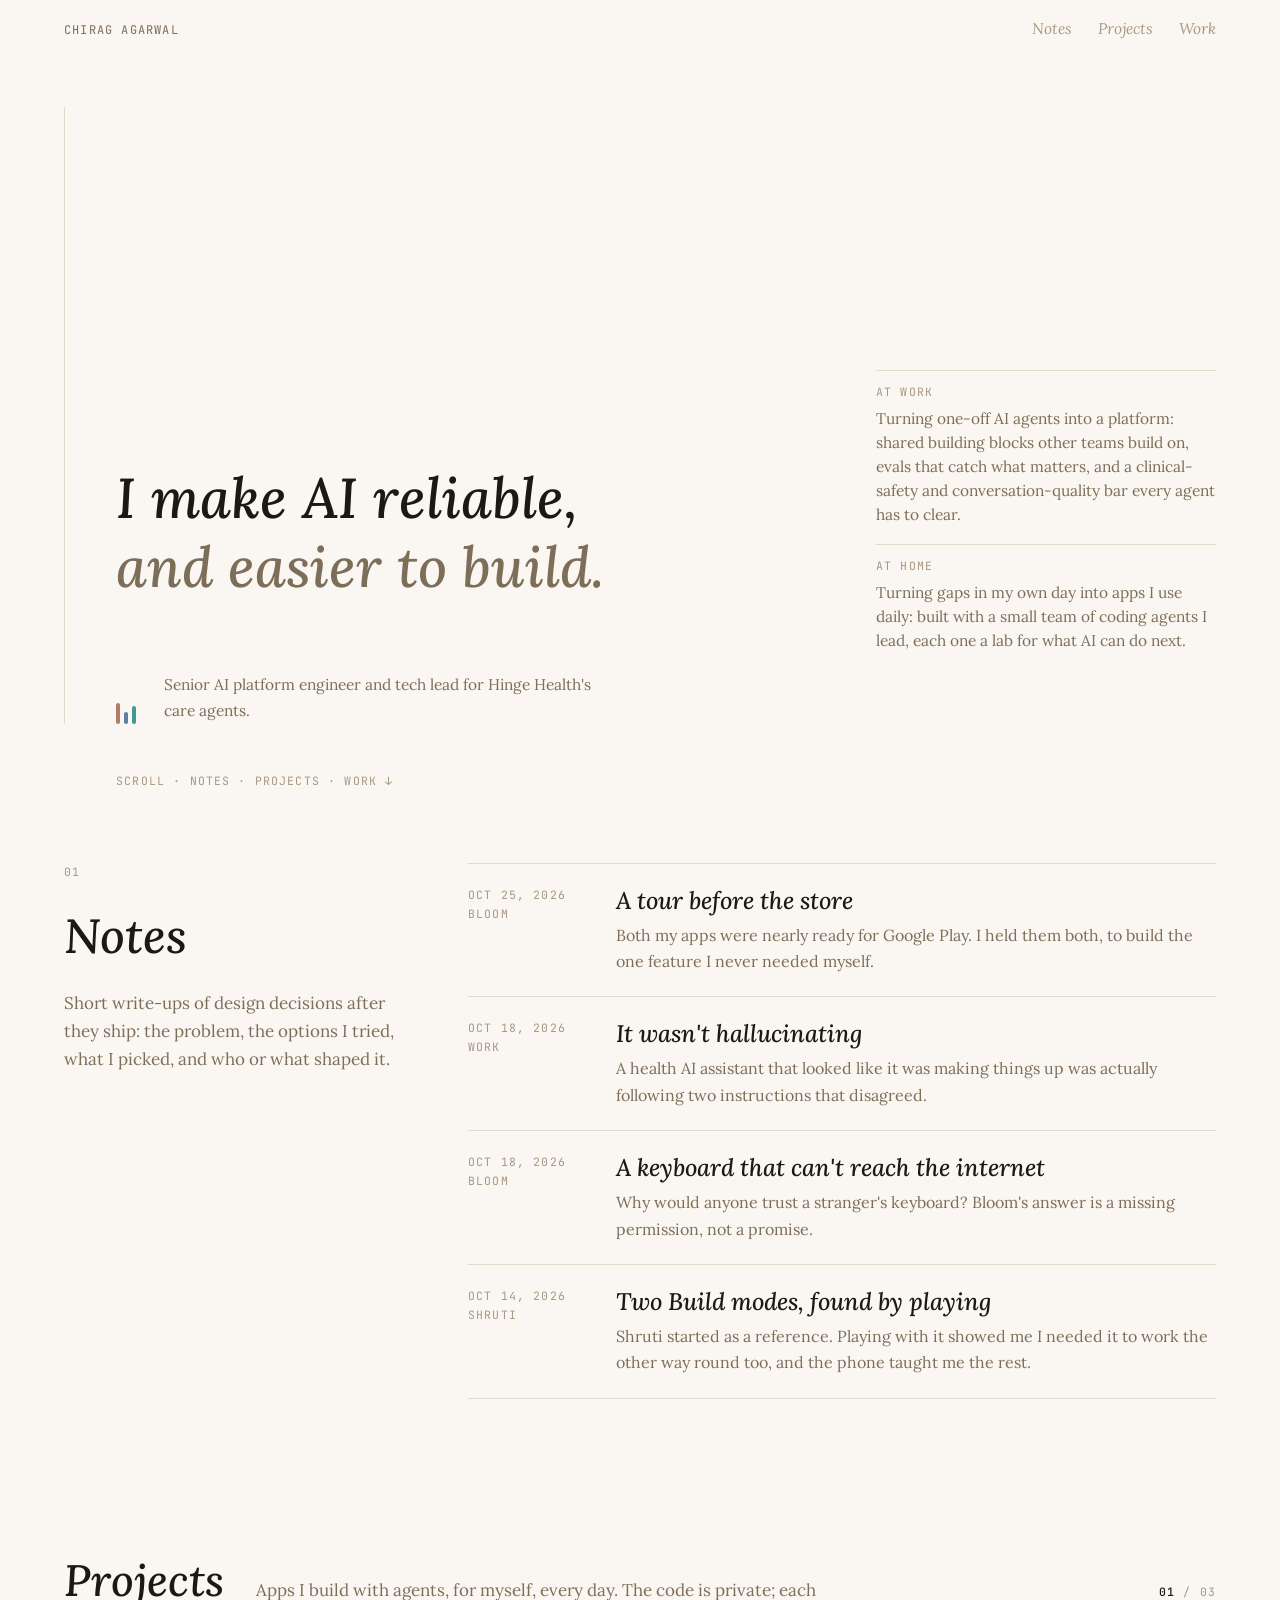
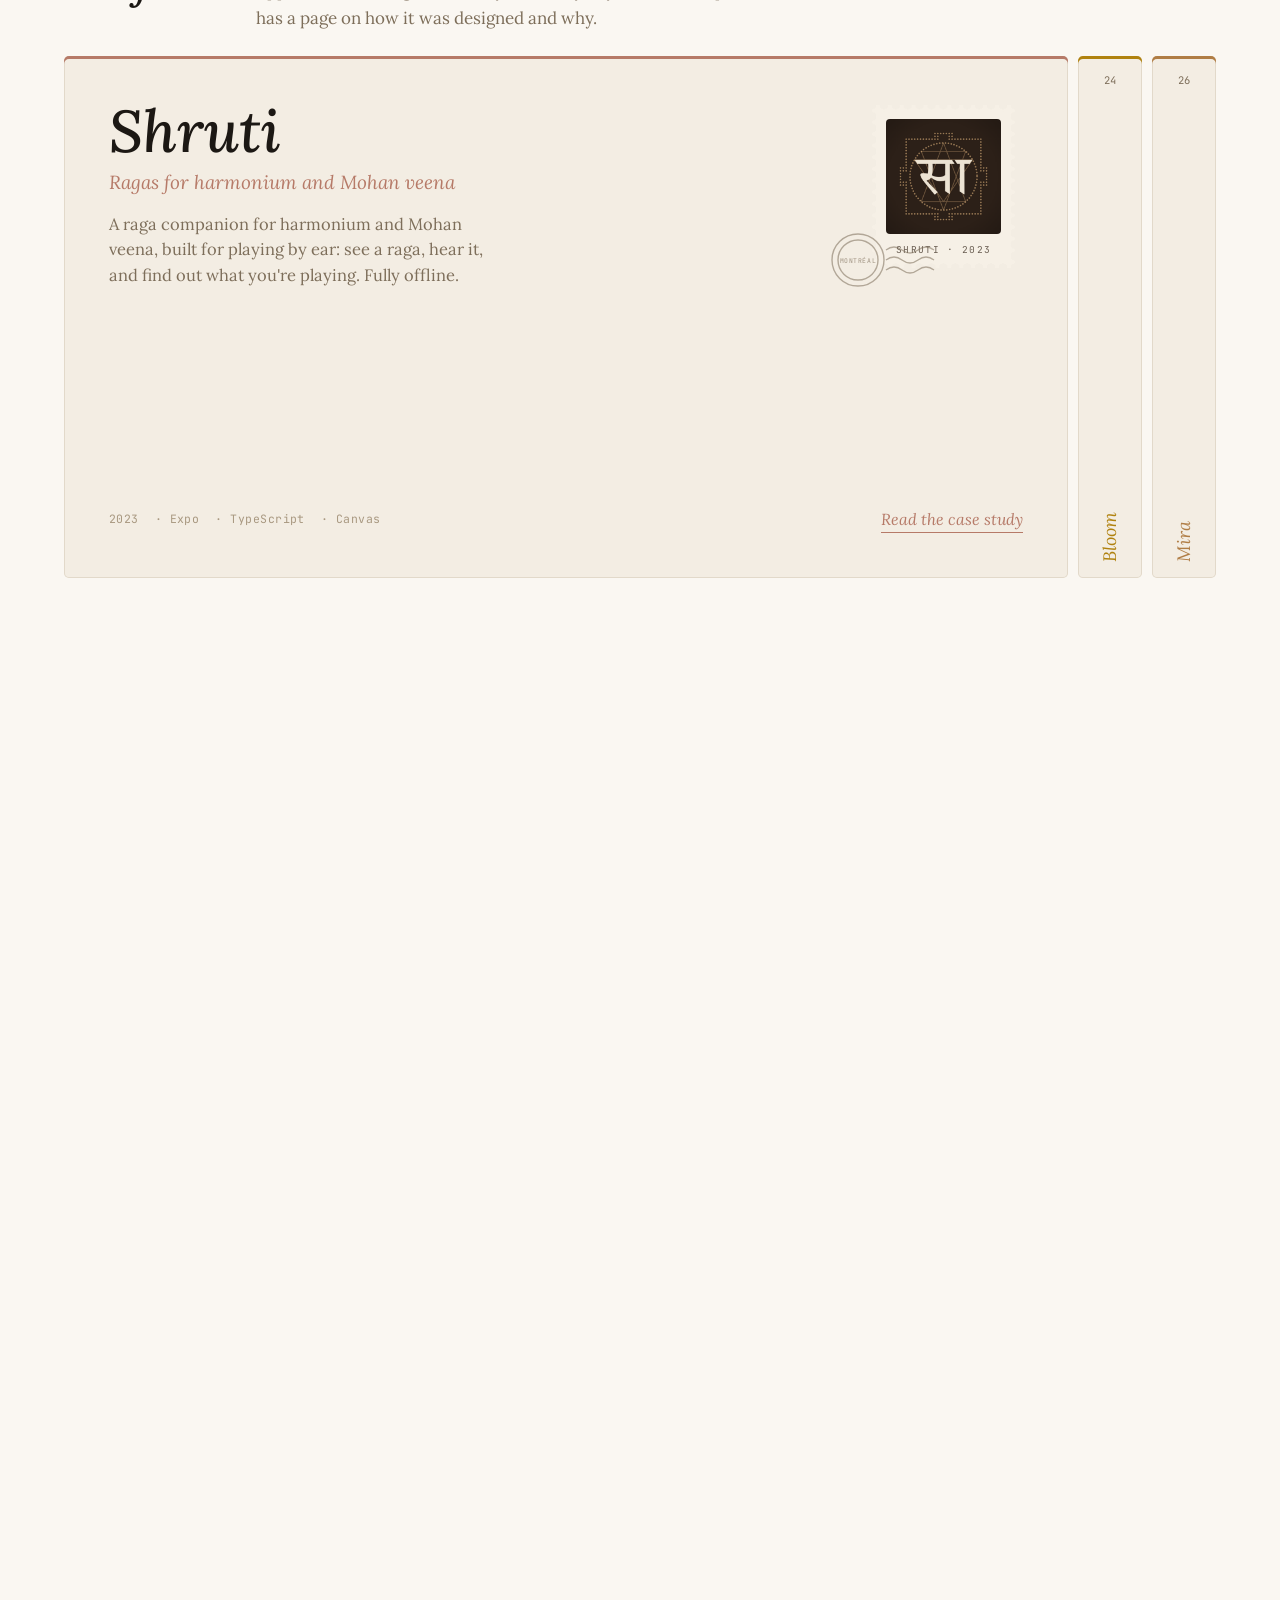
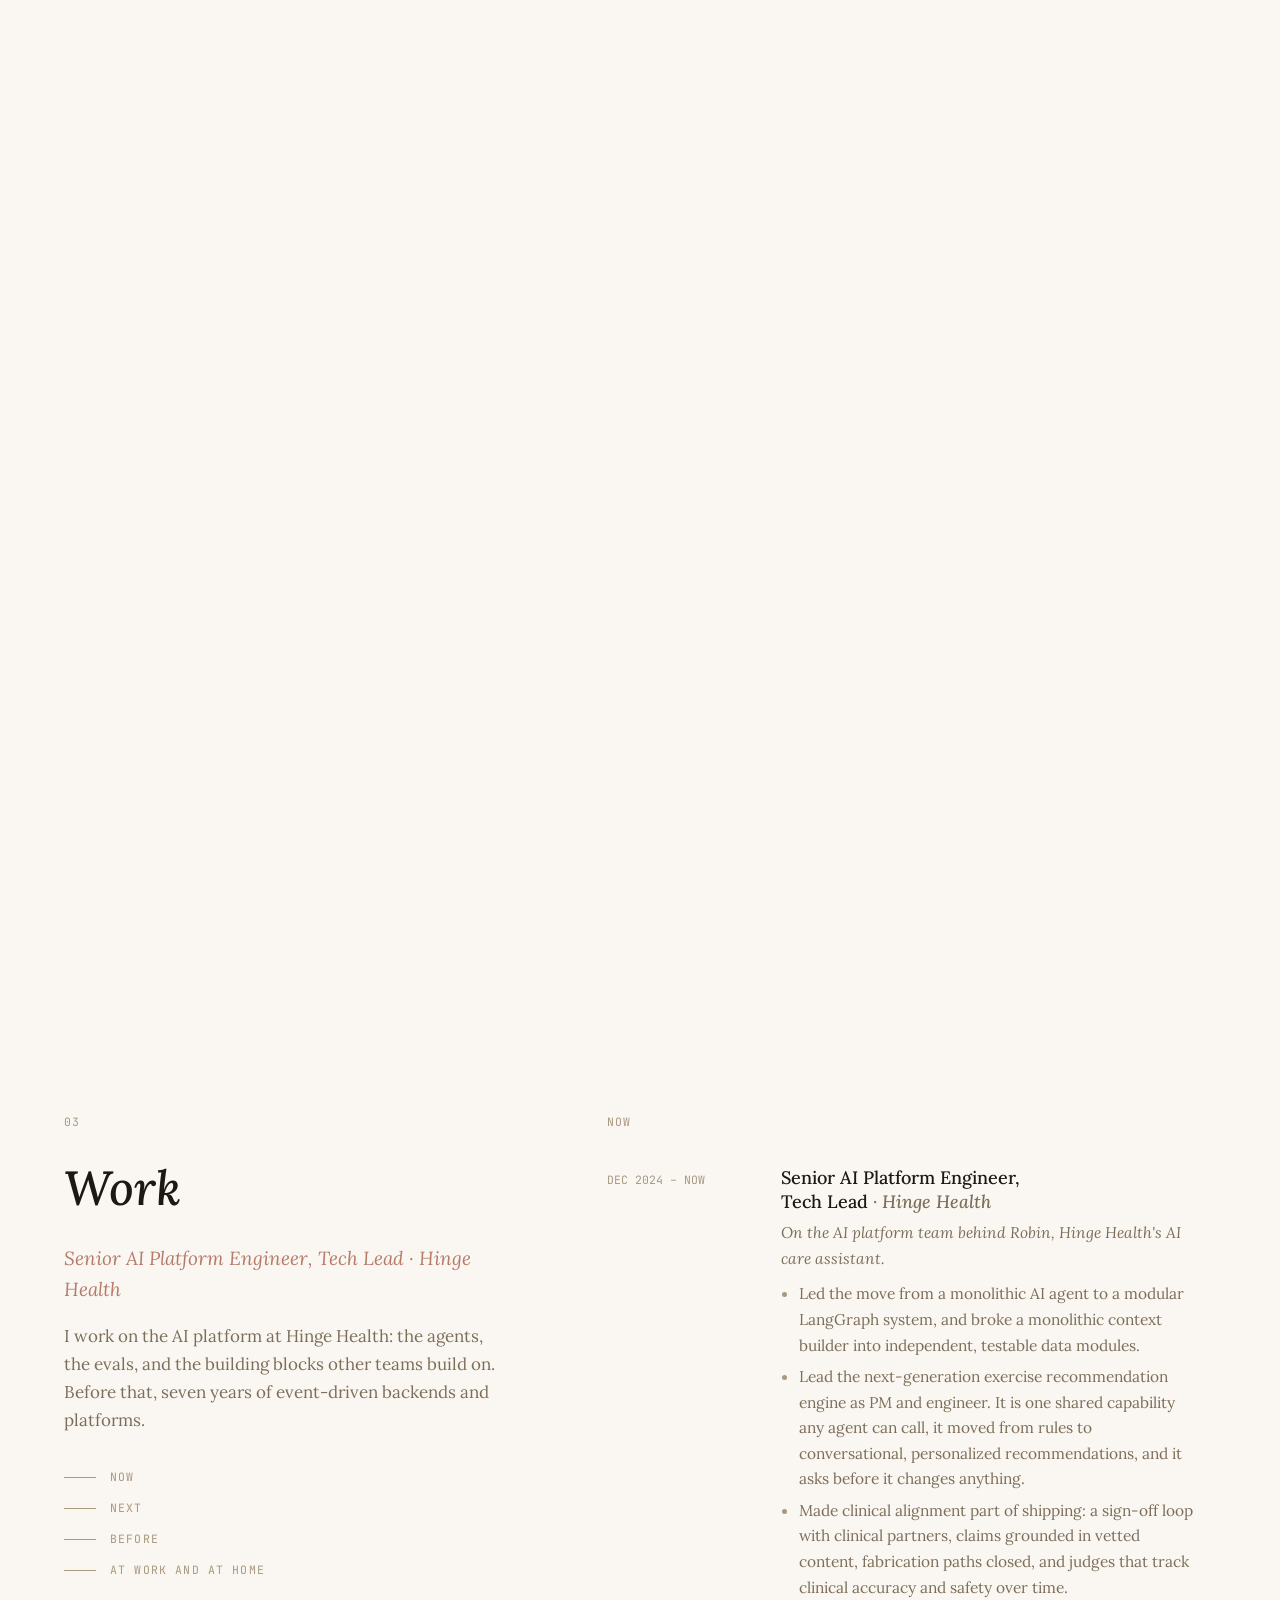
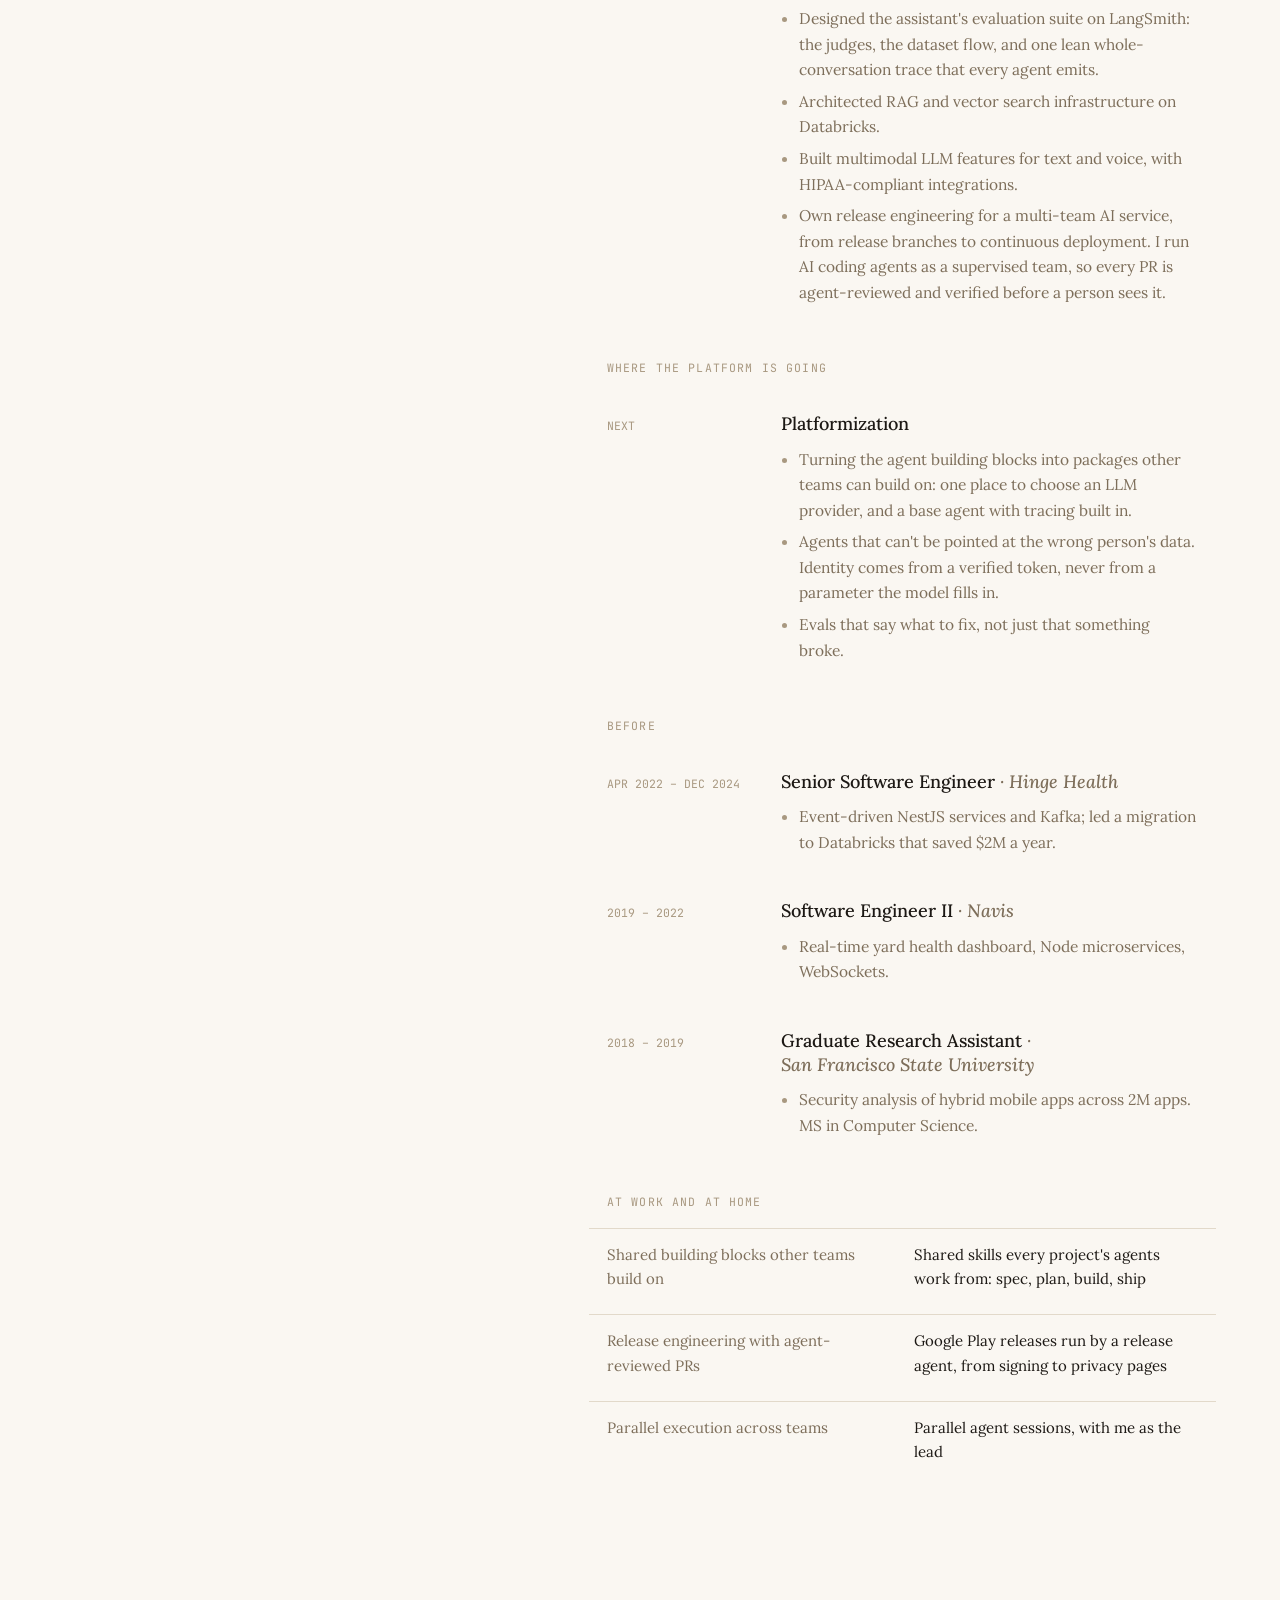
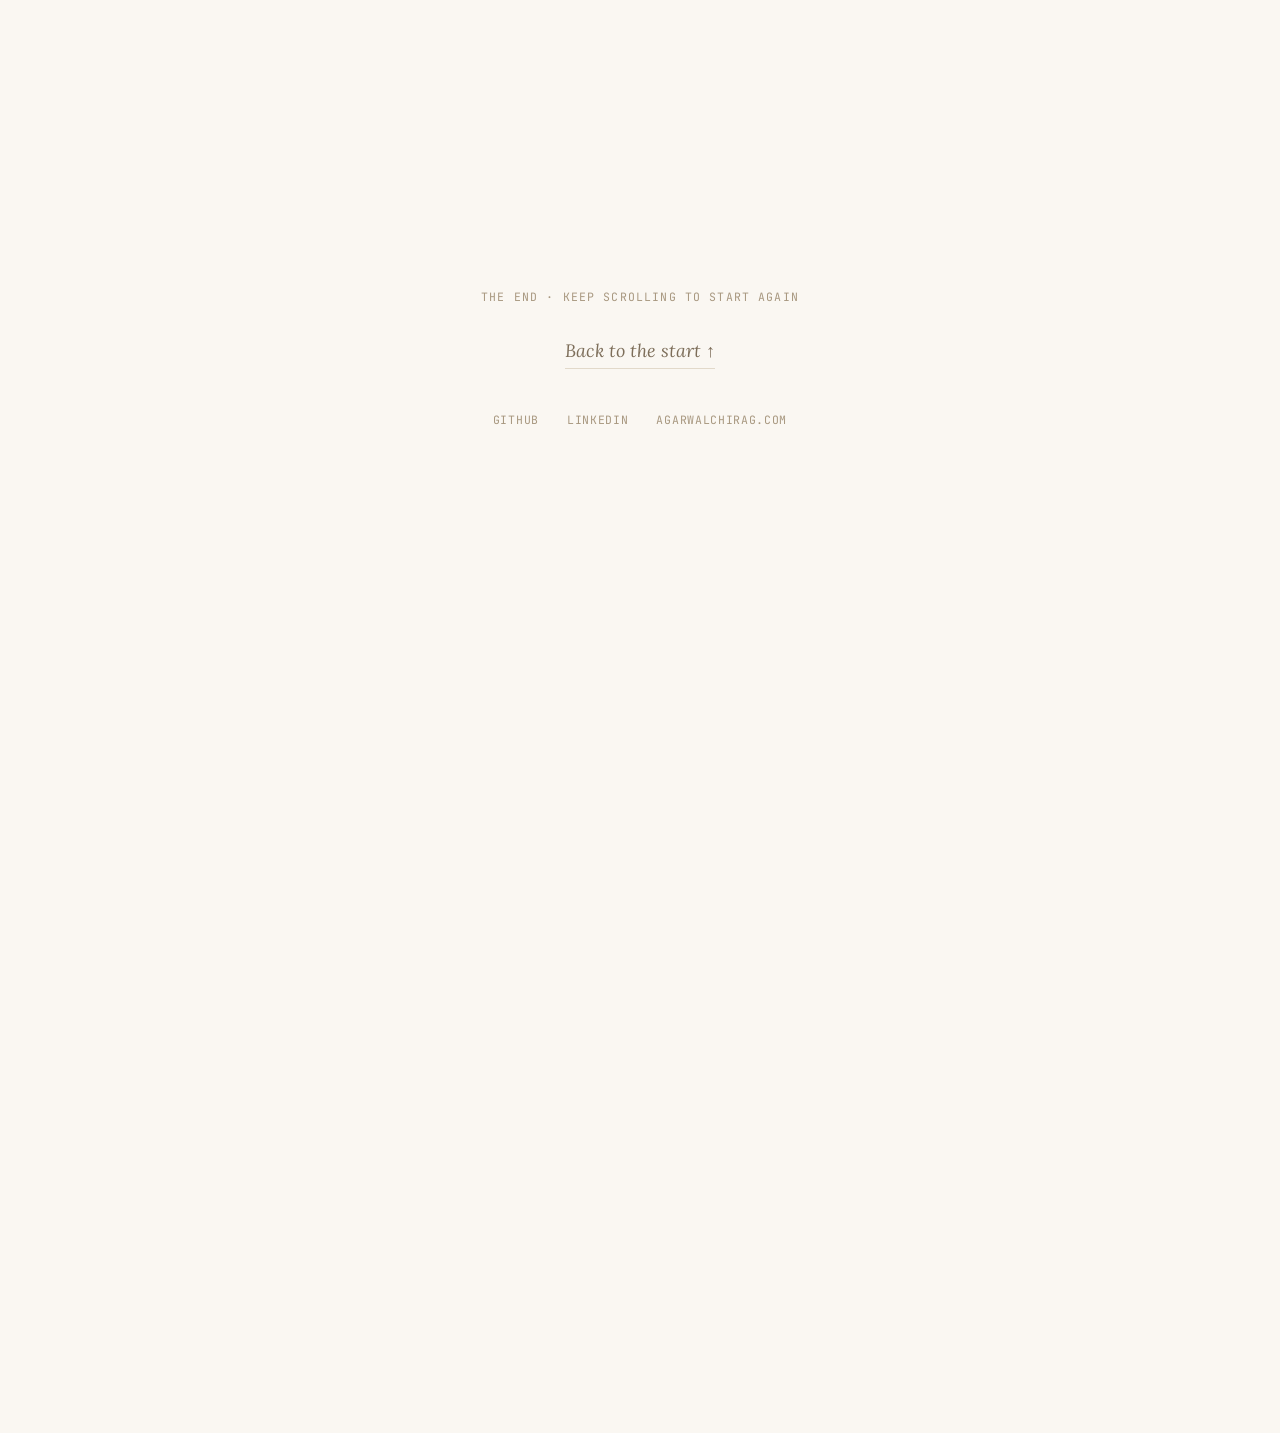
<file: work/index.html>
<!DOCTYPE html><html lang="en"> <head><meta charset="utf-8"><meta name="viewport" content="width=device-width, initial-scale=1"><title>Work · Chirag Agarwal</title><meta name="description" content="Chirag Agarwal: Senior AI Platform Engineer and Tech Lead at Hinge Health."><link rel="canonical" href="https://agarwalchirag.com/work/"><meta property="og:title" content="Work · Chirag Agarwal"><meta property="og:description" content="Chirag Agarwal: Senior AI Platform Engineer and Tech Lead at Hinge Health."><meta name="theme-color" content="#1C1814"><link rel="preconnect" href="https://fonts.googleapis.com"><link rel="preconnect" href="https://fonts.gstatic.com" crossorigin><link rel="stylesheet" href="https://fonts.googleapis.com/css2?family=Lora:ital,wght@0,400;0,500;0,600;1,400;1,500&family=JetBrains+Mono:wght@400;500&display=swap"><link rel="stylesheet" href="/_astro/index.ByanwA_w.css"></head> <body> <header class="bar"> <a class="me" href="/">CHIRAG AGARWAL</a> <nav> <a href="/notes/" data-chapter="notes">Notes</a><a href="/projects/" data-chapter="projects">Projects</a><a href="/work/" data-chapter="work">Work</a> </nav> </header>  <div class="book" data-book data-start="work"> <main class="ma chapter" id="top" data-chapter="" data-path="/"> <span class="rule" aria-hidden="true"></span> <h1 class="line">I make AI reliable, <span>and easier to build.</span></h1> <div class="sub"> <span class="seal" aria-hidden="true"> <i style="height:21px;background:var(--coral)"></i> <i style="height:12px;background:var(--denim)"></i> <i style="height:18px;background:var(--teal)"></i> </span> <p>Senior AI platform engineer and tech lead for Hinge Health's care agents.</p> </div> <dl class="about"> <div><dt class="k">At work</dt><dd>Turning one-off AI agents into a platform: shared building blocks other teams build on, evals that catch what matters, and a clinical-safety and conversation-quality bar every agent has to clear.</dd></div> <div><dt class="k">At home</dt><dd>Turning gaps in my own day into apps I use daily: built with a small team of coding agents I lead, each one a lab for what AI can do next.</dd></div> </dl> <a class="cue k" href="#notes">Scroll · Notes · Projects · Work ↓</a> </main> <section class="list-page chapter" id="notes" data-chapter="notes" data-path="/notes/"> <div class="intro"> <span class="k">01</span> <h2>Notes</h2> <p>Short write-ups of design decisions after they ship: the problem, the options I tried, what I picked, and who or what shaped it.</p> </div> <div class="entries">  <a href="/notes/a-tour-before-the-store/"> <span class="k">OCT 25, 2026<br>BLOOM</span> <div> <h3>A tour before the store</h3> <p>Both my apps were nearly ready for Google Play. I held them both, to build the one feature I never needed myself.</p> </div> </a><a href="/notes/it-wasnt-hallucinating/"> <span class="k">OCT 18, 2026<br>WORK</span> <div> <h3>It wasn&#39;t hallucinating</h3> <p>A health AI assistant that looked like it was making things up was actually following two instructions that disagreed.</p> </div> </a><a href="/notes/keyboard-without-internet/"> <span class="k">OCT 18, 2026<br>BLOOM</span> <div> <h3>A keyboard that can&#39;t reach the internet</h3> <p>Why would anyone trust a stranger&#39;s keyboard? Bloom&#39;s answer is a missing permission, not a promise.</p> </div> </a><a href="/notes/two-build-modes/"> <span class="k">OCT 14, 2026<br>SHRUTI</span> <div> <h3>Two Build modes, found by playing</h3> <p>Shruti started as a reference. Playing with it showed me I needed it to work the other way round too, and the phone taught me the rest.</p> </div> </a> </div> </section> <div class="chapter" id="projects" data-chapter="projects" data-path="/projects/"> <section class="shelf-scroll" data-shelf-scroll style="--n: 3"> <div class="shelf-sticky"> <div class="shelf-head"> <h2 class="shelf-title">Projects</h2> <p>Apps I build with agents, for myself, every day. The code is private; each has a page on how it was designed and why.</p> <span class="k shelf-count" aria-hidden="true"><b data-count>01</b> / 03</span> </div> <div class="shelf" data-shelf> <div class="spine" data-id="shruti" style="--c: var(--coral)" data-open="true"> <button class="tab" type="button" aria-expanded="true" aria-label="Shruti: Ragas for harmonium and Mohan veena"> <small>23</small> <span>Shruti</span> </button> <div class="open"> <div class="open-top"> <div> <h3>Shruti</h3> <div class="tag">Ragas for harmonium and Mohan veena</div> <p>A raga companion for harmonium and Mohan veena, built for playing by ear: see a raga, hear it, and find out what you&#39;re playing. Fully offline.</p> </div> <span class="stamp-wrap"> <span class="stamp"><span class="stamp-in"> <img src="/icons/shruti.png" alt="Shruti app icon" width="128" height="128"> <span class="stamp-val">SHRUTI · 2023</span> </span></span> <svg class="postmark" viewBox="0 0 120 64" aria-hidden="true"> <circle cx="32" cy="32" r="26"></circle> <circle cx="32" cy="32" r="20"></circle> <path d="M60 22 q8 -6 16 0 t16 0 t16 0 M60 32 q8 -6 16 0 t16 0 t16 0 M60 42 q8 -6 16 0 t16 0 t16 0"></path> <text x="32" y="35" text-anchor="middle">MONTRÉAL</text> </svg> </span> </div> <div class="meta"> <span>2023</span>  <span>· Expo</span><span>· TypeScript</span><span>· Canvas</span>  <a class="go" href="/projects/shruti/">Read the case study</a> </div> </div> </div><div class="spine" data-id="bloom" style="--c: var(--amber)" data-open="false"> <button class="tab" type="button" aria-expanded="false" aria-label="Bloom: A keyboard for thumbs"> <small>24</small> <span>Bloom</span> </button> <div class="open"> <div class="open-top"> <div> <h3>Bloom</h3> <div class="tag">A keyboard for thumbs</div> <p>A hex keyboard for Android, designed for thumbs, with Learn to make the switch from QWERTY. No internet access.</p> </div> <span class="stamp-wrap"> <span class="stamp"><span class="stamp-in"> <img src="/icons/bloom.png" alt="Bloom app icon" width="128" height="128"> <span class="stamp-val">BLOOM · 2024</span> </span></span> <svg class="postmark" viewBox="0 0 120 64" aria-hidden="true"> <circle cx="32" cy="32" r="26"></circle> <circle cx="32" cy="32" r="20"></circle> <path d="M60 22 q8 -6 16 0 t16 0 t16 0 M60 32 q8 -6 16 0 t16 0 t16 0 M60 42 q8 -6 16 0 t16 0 t16 0"></path> <text x="32" y="35" text-anchor="middle">MONTRÉAL</text> </svg> </span> </div> <div class="meta"> <span>2024</span>  <span>· Kotlin</span><span>· Canvas</span><span>· Android IME</span> <a class="app" href="/bloom/">App page</a> <a class="go" href="/projects/bloom/">Read the case study</a> </div> </div> </div><div class="spine" data-id="mira" style="--c: var(--gold)" data-open="false"> <button class="tab" type="button" aria-expanded="false" aria-label="Mira: A language partner I'm building"> <small>26</small> <span>Mira</span> </button> <div class="open"> <div class="open-top"> <div> <h3>Mira</h3> <div class="tag">A language partner I&#39;m building</div> <p>A language trainer for Android: kanji drawn stroke by stroke on demand, and a spoken-French partner in the works. Building it is half the point.</p> </div> <span class="stamp-wrap"> <span class="stamp"><span class="stamp-in"> <img src="/icons/mira.png" alt="Mira app icon" width="128" height="128"> <span class="stamp-val">MIRA · 2026</span> </span></span> <svg class="postmark" viewBox="0 0 120 64" aria-hidden="true"> <circle cx="32" cy="32" r="26"></circle> <circle cx="32" cy="32" r="20"></circle> <path d="M60 22 q8 -6 16 0 t16 0 t16 0 M60 32 q8 -6 16 0 t16 0 t16 0 M60 42 q8 -6 16 0 t16 0 t16 0"></path> <text x="32" y="35" text-anchor="middle">MONTRÉAL</text> </svg> </span> </div> <div class="meta"> <span>2026</span> <span>· IN PROGRESS</span> <span>· Agents</span><span>· Expo</span><span>· Vercel</span><span>· LangSmith</span><span>· ElevenLabs</span>  <a class="go" href="/projects/mira/">Read the case study</a> </div> </div> </div> </div>  </div> </section> <script type="module">document.querySelectorAll(".shelf-scroll").forEach(n=>{const s=[...n.querySelectorAll(".spine")],l=n.querySelector("[data-count]");let d=0;const i=t=>{d=t,s.forEach((o,e)=>{o.dataset.open=String(e===t),o.querySelector(".tab")?.setAttribute("aria-expanded",String(e===t))}),l&&(l.textContent=String(t+1).padStart(2,"0"))},c=n.hasAttribute("data-shelf-scroll")&&window.matchMedia("(min-width: 761px)").matches;c&&n.classList.add("is-scroll");const r=()=>n.offsetHeight-window.innerHeight,h=()=>n.getBoundingClientRect().top+window.scrollY,f=t=>h()+(t+.5)/s.length*r();if(c){const t=()=>{const o=Math.min(1,Math.max(0,(window.scrollY-h())/r())),e=Math.min(s.length-1,Math.floor(o*s.length));e!==d&&i(e)};window.addEventListener("scroll",t,{passive:!0}),t()}n.addEventListener("click",t=>{const o=t.target.closest(".tab");if(!o)return;const e=s.findIndex(u=>u.contains(o));c?window.scrollTo({top:f(e),behavior:matchMedia("(prefers-reduced-motion: reduce)").matches?"auto":"smooth"}):i(e)});const a=s.findIndex(t=>t.dataset.id===location.hash.slice(1));if(a>=0&&(i(a),c)){const t=()=>window.scrollTo({top:f(a)});document.readyState==="complete"?t():window.addEventListener("load",t,{once:!0})}});</script> <section class="earlier-wrap" data-earlier aria-labelledby="earlier"> <div class="earlier-stick"> <div class="list-page earlier"> <div class="intro"> <h3 id="earlier">Earlier</h3> <p>Experiments and tools from before, kept for the record.</p> </div> <div class="entries"> <div class="entry"> <span class="k">2025</span> <div> <h3>Oracle <span>A self-hosted model gateway</span></h3> <p>REST access to cloud and local models, with agents on top and GGUF models running locally on KoboldCPP.</p> </div> </div><div class="entry"> <span class="k">2025</span> <div> <h3>EchoOS <span>A voice-first operating system</span></h3> <p>A concept OS for small, screenless, always-on devices: voice, memory and context instead of a screen. Offline and private.</p> </div> </div><div class="entry"> <span class="k">2025</span> <div> <h3>Agent framework <span>Multi-context agents</span></h3> <p>Extensible agents that keep context across tasks, with a scheduler, on Ollama or cloud models.</p> </div> </div><div class="entry"> <span class="k">2025</span> <div> <h3>Creativity <span>Vocal training, Nusrat-inspired</span></h3> <p>A concept for AI vocal training and remixing, inspired by Nusrat Fateh Ali Khan: pitch tracking, style transfer, a 2D pitch map.</p> </div> </div><div class="entry"> <span class="k">2025</span> <div> <h3>Weights visualizer <span>Looking inside transformers</span></h3> <p>2D and 3D views of transformer weights and biases, with UMAP to find structure.</p> </div> </div><div class="entry"> <span class="k">2026</span> <div> <h3>ebook-tools <span>Reading on e-ink</span></h3> <p>PDF to EPUB with e-ink covers, EPUB repair, sleep screens and a Wi-Fi client for an Xteink X3 e-reader.</p> </div> </div> </div> </div> </div> </section> </div>  <section class="split chapter" id="work" data-chapter="work" data-path="/work/"> <div class="who"> <span class="k">03</span> <h2>Work</h2> <span class="role">Senior AI Platform Engineer, Tech Lead · Hinge Health</span> <p>I work on the AI platform at Hinge Health: the agents, the evals, and the building blocks other teams build on. Before that, seven years of event-driven backends and platforms.</p> <nav class="jump" aria-label="In this chapter"> <a href="#now">NOW</a> <a href="#next">NEXT</a> <a href="#before">BEFORE</a> <a href="#both">AT WORK AND AT HOME</a> </nav> <!-- Resume PDF: build a public version from ResumeCreator without address and phone, then link it here. --> </div> <div class="rows"> <div class="grp" id="now">NOW</div> <section class="job"> <span class="when">DEC 2024 – NOW</span> <div> <h3>Senior AI Platform Engineer, Tech Lead <span>· Hinge Health</span></h3> <p>On the AI platform team behind Robin, Hinge Health's AI care assistant.</p> <ul> <li>Led the move from a monolithic AI agent to a modular LangGraph system, and broke a monolithic context builder into independent, testable data modules.</li> <li>Lead the next-generation exercise recommendation engine as PM and engineer. It is one shared capability any agent can call, it moved from rules to conversational, personalized recommendations, and it asks before it changes anything.</li> <li>Made clinical alignment part of shipping: a sign-off loop with clinical partners, claims grounded in vetted content, fabrication paths closed, and judges that track clinical accuracy and safety over time.</li> <li>Designed the assistant's evaluation suite on LangSmith: the judges, the dataset flow, and one lean whole-conversation trace that every agent emits.</li> <li>Architected RAG and vector search infrastructure on Databricks.</li> <li>Built multimodal LLM features for text and voice, with HIPAA-compliant integrations.</li> <li>Own release engineering for a multi-team AI service, from release branches to continuous deployment. I run AI coding agents as a supervised team, so every PR is agent-reviewed and verified before a person sees it.</li> </ul> </div> </section> <div class="grp" id="next">WHERE THE PLATFORM IS GOING</div> <section class="job"> <span class="when">NEXT</span> <div> <h3>Platformization</h3> <ul> <li>Turning the agent building blocks into packages other teams can build on: one place to choose an LLM provider, and a base agent with tracing built in.</li> <li>Agents that can't be pointed at the wrong person's data. Identity comes from a verified token, never from a parameter the model fills in.</li> <li>Evals that say what to fix, not just that something broke.</li> </ul> </div> </section> <div class="grp" id="before">BEFORE</div> <section class="job"> <span class="when">APR 2022 – DEC 2024</span> <div><h3>Senior Software Engineer <span>· Hinge Health</span></h3> <ul><li>Event-driven NestJS services and Kafka; led a migration to Databricks that saved $2M a year.</li></ul></div> </section> <section class="job"> <span class="when">2019 – 2022</span> <div><h3>Software Engineer II <span>· Navis</span></h3> <ul><li>Real-time yard health dashboard, Node microservices, WebSockets.</li></ul></div> </section> <section class="job"> <span class="when">2018 – 2019</span> <div><h3>Graduate Research Assistant <span>· San Francisco State University</span></h3> <ul><li>Security analysis of hybrid mobile apps across 2M apps. MS in Computer Science.</li></ul></div> </section> <div class="grp" id="both">AT WORK AND AT HOME</div>    <div class="pair"><span>Shared building blocks other teams build on</span><span>Shared skills every project's agents work from: spec, plan, build, ship</span></div> <div class="pair"><span>Release engineering with agent-reviewed PRs</span><span>Google Play releases run by a release agent, from signing to privacy pages</span></div> <div class="pair"><span>Parallel execution across teams</span><span>Parallel agent sessions, with me as the lead</span></div> </div> </section> <!-- The back cover: scrolling into it closes the book, which opens again at the landing. --> <section class="closing" data-closing aria-label="The end"> <div class="closing-stick"> <p class="k">The end · keep scrolling to start again</p> <button type="button" class="again" data-again>Back to the start ↑</button> <footer class="foot"> <a href="https://github.com/chirag3103">GITHUB</a> <a href="https://www.linkedin.com/in/agarwal-chirag">LINKEDIN</a> <span>AGARWALCHIRAG.COM</span> </footer> </div> </section> </div> <div class="cover" data-cover aria-hidden="true"> <div class="cover-face"> <span class="seal" aria-hidden="true"> <i style="height:28px;background:var(--coral)"></i> <i style="height:16px;background:var(--denim)"></i> <i style="height:24px;background:var(--teal)"></i> </span> <span class="cover-name">Chirag Agarwal</span> <span class="k">AGARWALCHIRAG.COM</span> </div> </div> <script type="module">const r=document.querySelector("[data-book]"),d=[...r.querySelectorAll(".chapter")],p=[...document.querySelectorAll(".bar nav a")],c=matchMedia("(prefers-reduced-motion: reduce)").matches,g=()=>document.querySelector(".bar")?.offsetHeight??0,m=e=>e.getBoundingClientRect().top+scrollY-g(),u=()=>{const e=location.hash.slice(1)||r.dataset.start,o=e?document.getElementById(e):null,t=o&&!o.closest(".shelf")?o:r.dataset.start?document.getElementById(r.dataset.start):null;t&&scrollTo({top:m(t),behavior:"instant"})};document.readyState==="complete"?u():addEventListener("load",u,{once:!0});let h="";const f=()=>{const e=g()+innerHeight*.35;let o=d[0];for(const s of d)s.getBoundingClientRect().top<=e&&(o=s);const t=o.dataset.chapter??"";if(t===h)return;h=t,p.forEach(s=>{t&&s.dataset.chapter===t?s.setAttribute("aria-current","page"):s.removeAttribute("aria-current")});const a=o.dataset.path??"/";location.pathname!==a&&history.replaceState(null,"",a),document.title=t?`${t[0].toUpperCase()}${t.slice(1)} · Chirag Agarwal`:"Chirag Agarwal"};addEventListener("scroll",f,{passive:!0});f();p.forEach(e=>e.addEventListener("click",o=>{const t=e.dataset.chapter&&document.getElementById(e.dataset.chapter);t&&(o.preventDefault(),scrollTo({top:m(t),behavior:c?"auto":"smooth"}))}));const i=document.querySelector("[data-earlier]");if(i){const e=()=>{const o=i.getBoundingClientRect(),t=o.height-innerHeight,a=Math.max(0,Math.min(1,-o.top/Math.max(1,t))),s=c?1:a<.25?a/.25:a>.75?(1-a)/.25:1;i.style.setProperty("--open",s.toFixed(3))};addEventListener("scroll",e,{passive:!0}),e()}const b=document.querySelector("[data-closing]"),n=document.querySelector("[data-cover]");let l=!1;const y=()=>{l=!0,n.style.setProperty("--shut","1"),n.classList.add("shut"),setTimeout(()=>{scrollTo({top:0,behavior:"instant"}),n.classList.add("opening"),setTimeout(()=>{n.classList.remove("shut","opening"),n.style.setProperty("--shut","0"),l=!1},1100)},c?0:350)};document.querySelector("[data-again]")?.addEventListener("click",y);const v=()=>{if(l||c)return;const e=b.getBoundingClientRect(),o=e.height-innerHeight,t=Math.max(0,Math.min(1,-e.top/Math.max(1,o)));n.style.setProperty("--shut",t.toFixed(3)),n.classList.toggle("shutting",t>0),t>=.995&&y()};addEventListener("scroll",v,{passive:!0});v();</script>   </body></html>
</file>
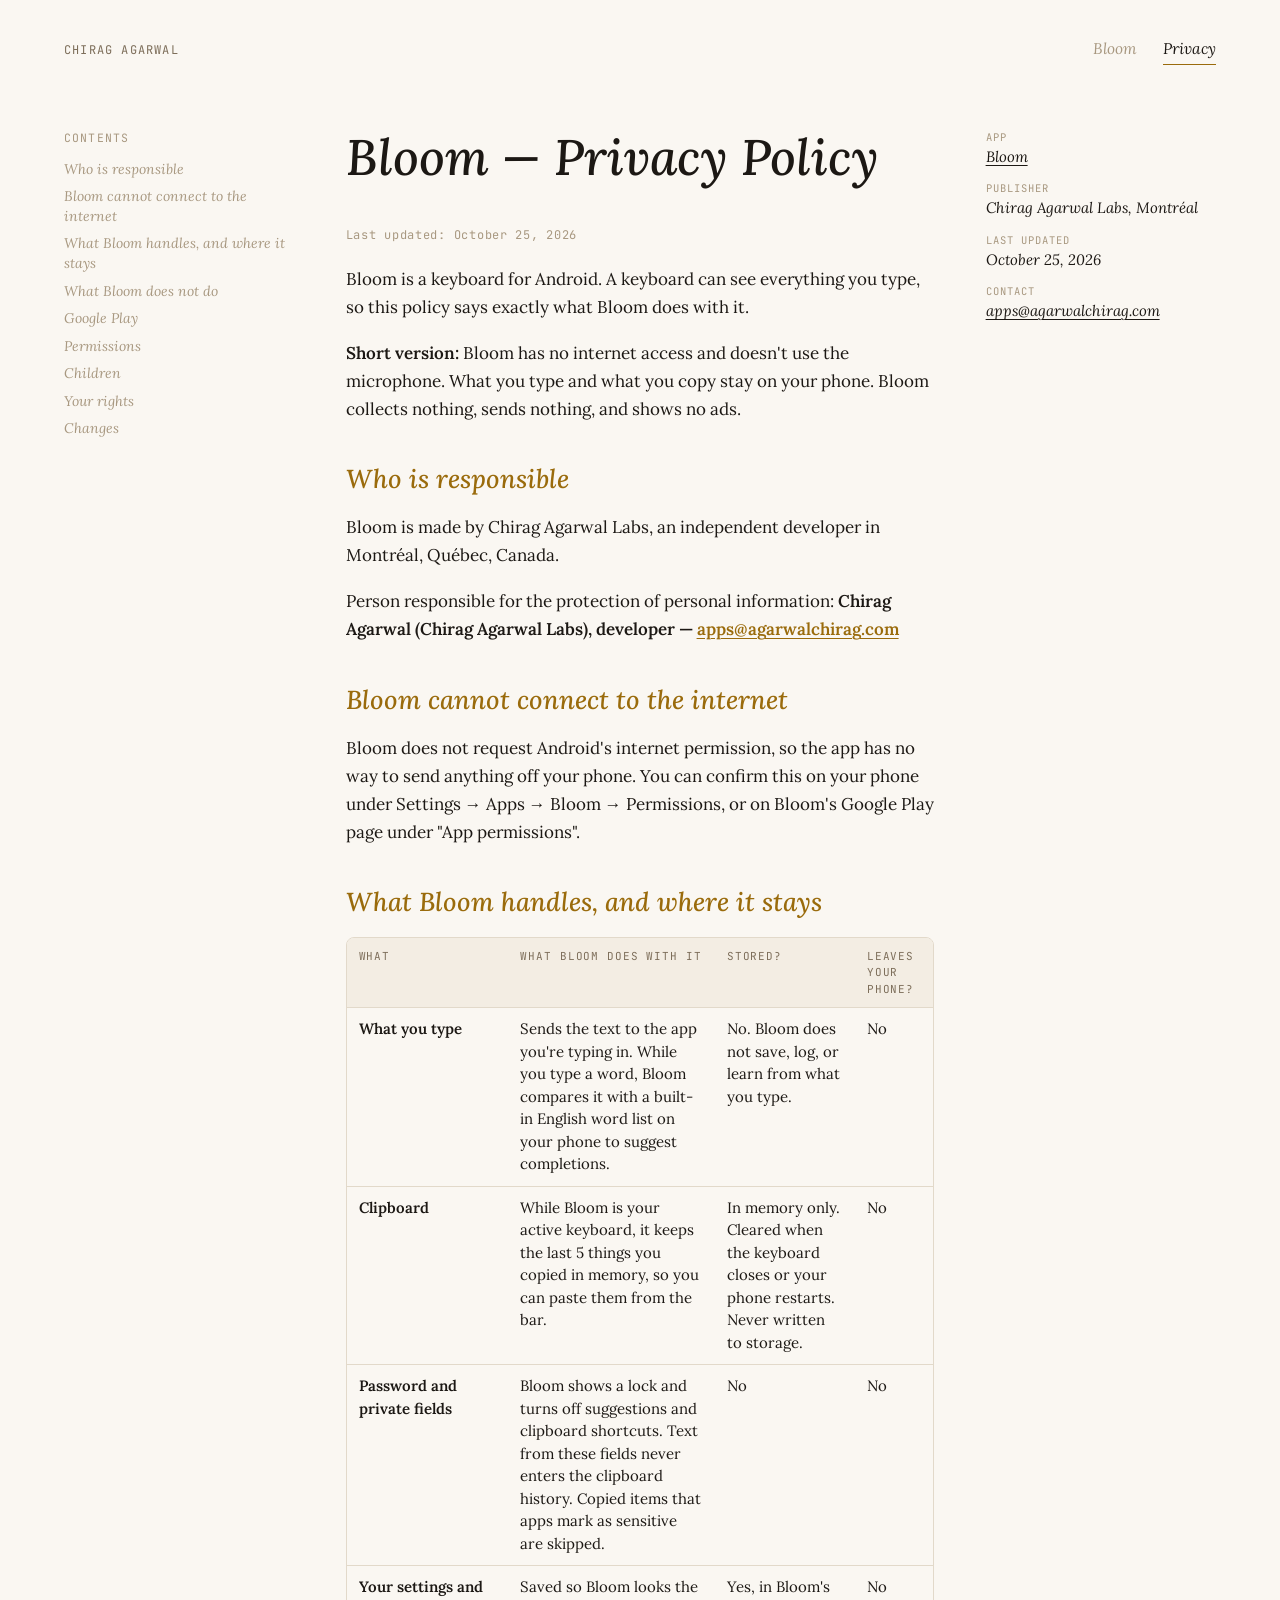
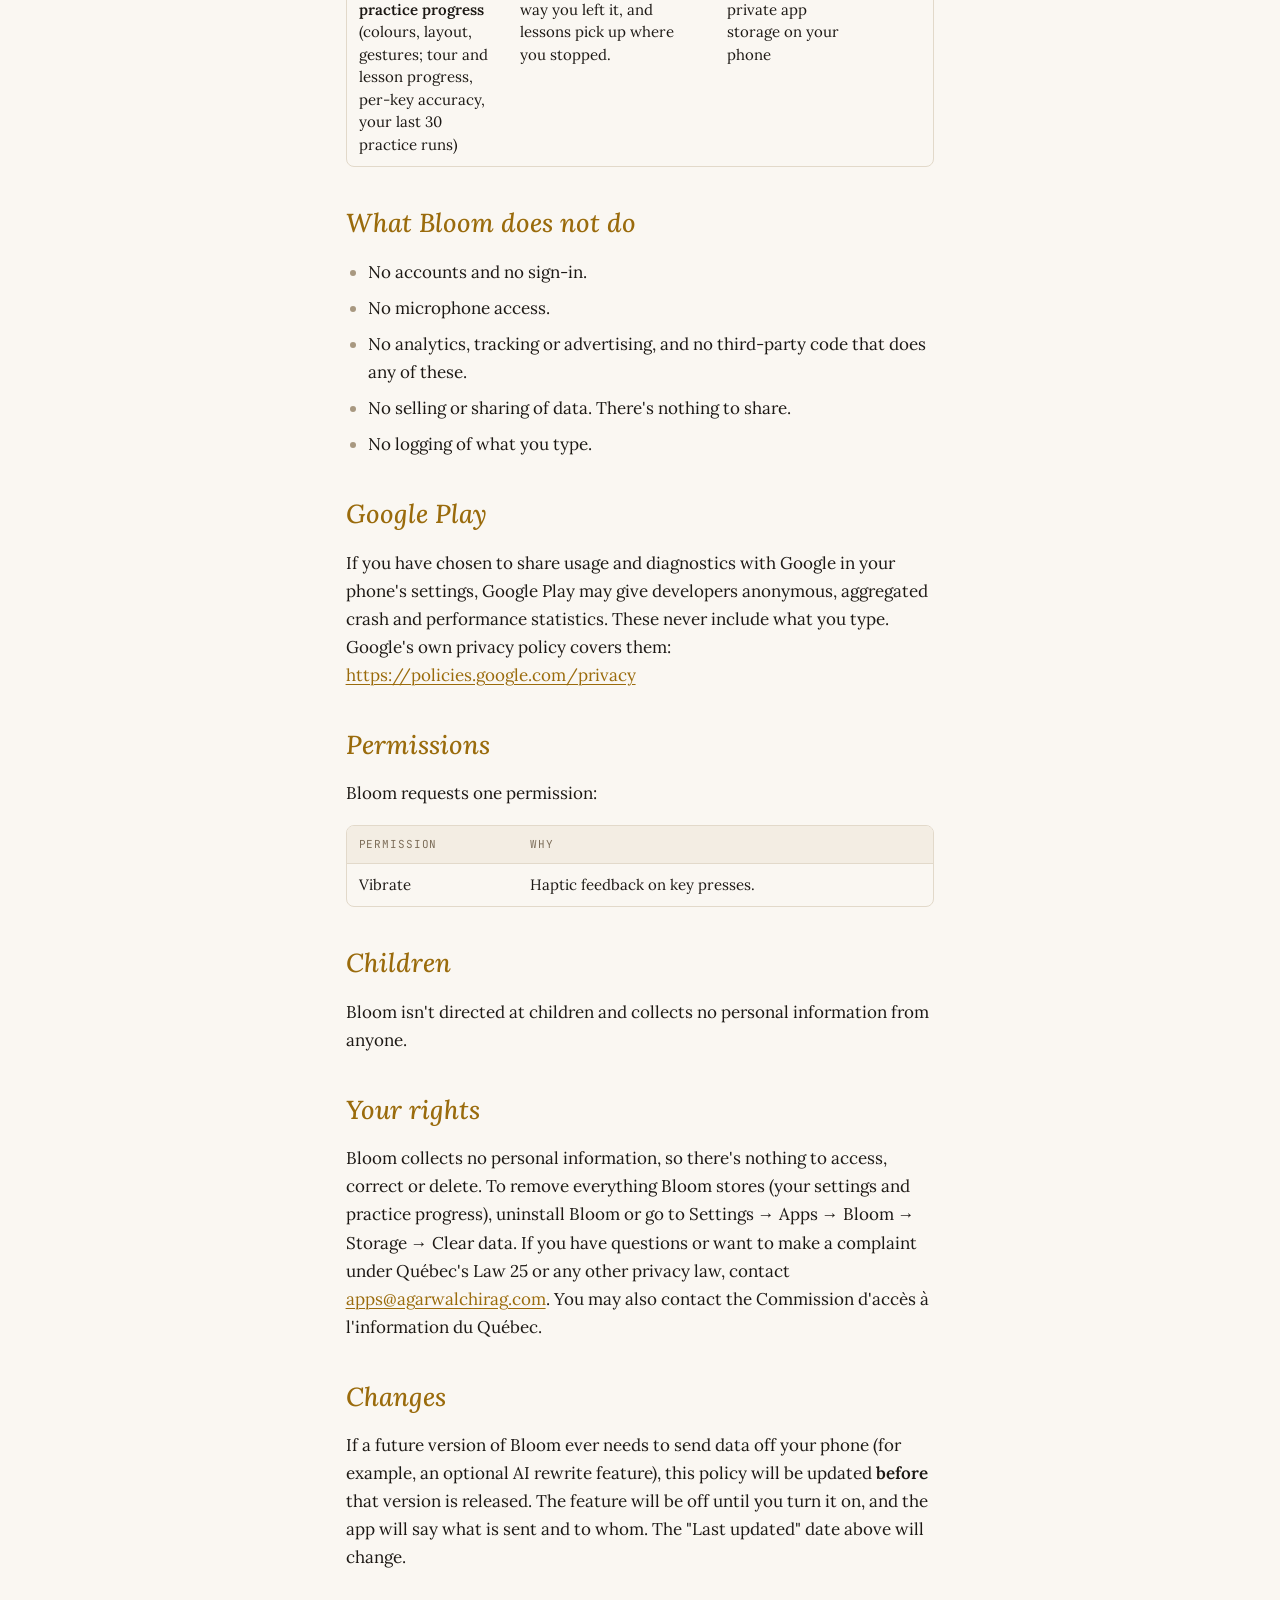
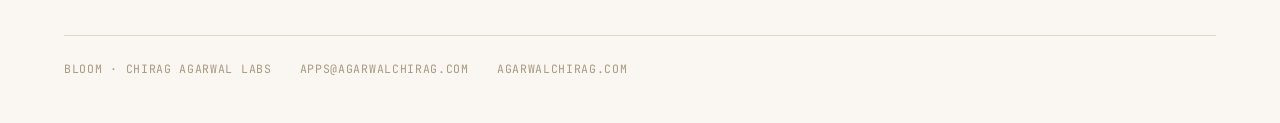
<file: bloom/privacy/index.html>
<!doctype html>
<html lang="en" class="bloom">
<head>
<meta charset="utf-8">
<meta name="viewport" content="width=device-width, initial-scale=1">
<title>Bloom Privacy Policy</title>
<meta name="description" content="How Bloom handles your information.">
<meta name="theme-color" content="#1C1814">
<link rel="preconnect" href="https://fonts.googleapis.com">
<link rel="preconnect" href="https://fonts.gstatic.com" crossorigin>
<link rel="stylesheet" href="https://fonts.googleapis.com/css2?family=Lora:ital,wght@0,400;0,500;0,600;1,400;1,500&family=JetBrains+Mono:wght@400;500&display=swap">
<link rel="stylesheet" href="/assets/site.css">
</head>
<body>
<header class="bar"><a class="me" href="/">CHIRAG AGARWAL</a><nav><a href="/bloom/">Bloom</a><a href="/bloom/privacy/" aria-current="page">Privacy</a></nav></header>
<main class="essay">
<nav class="toc" aria-label="Contents"><span class="k">Contents</span>
<a href="#who-is-responsible">Who is responsible</a>
<a href="#bloom-cannot-connect-to-the-internet">Bloom cannot connect to the internet</a>
<a href="#what-bloom-handles-and-where-it-stays">What Bloom handles, and where it stays</a>
<a href="#what-bloom-does-not-do">What Bloom does not do</a>
<a href="#google-play">Google Play</a>
<a href="#permissions">Permissions</a>
<a href="#children">Children</a>
<a href="#your-rights">Your rights</a>
<a href="#changes">Changes</a>
</nav>
<article class="body">
<div class="head"><h1>Bloom — Privacy Policy</h1></div>
<div class="prose">
<p><em>Last updated: October 25, 2026</em></p>
<p>Bloom is a keyboard for Android. A keyboard can see everything you type, so this policy says exactly what Bloom does with it.</p>
<p><strong>Short version:</strong> Bloom has no internet access and doesn't use the microphone. What you type and what you copy stay on your phone. Bloom collects nothing, sends nothing, and shows no ads.</p>
<h2 id="who-is-responsible">Who is responsible</h2>
<p>Bloom is made by Chirag Agarwal Labs, an independent developer in Montréal, Québec, Canada.</p>
<p>Person responsible for the protection of personal information: <strong>Chirag Agarwal (Chirag Agarwal Labs), developer — <a href="mailto:apps@agarwalchirag.com">apps@agarwalchirag.com</a></strong></p>
<h2 id="bloom-cannot-connect-to-the-internet">Bloom cannot connect to the internet</h2>
<p>Bloom does not request Android's internet permission, so the app has no way to send anything off your phone. You can confirm this on your phone under Settings → Apps → Bloom → Permissions, or on Bloom's Google Play page under "App permissions".</p>
<h2 id="what-bloom-handles-and-where-it-stays">What Bloom handles, and where it stays</h2>
<div class="tbl"><table>
<thead>
<tr>
<th>What</th>
<th>What Bloom does with it</th>
<th>Stored?</th>
<th>Leaves your phone?</th>
</tr>
</thead>
<tbody>
<tr>
<td data-label="What"><strong>What you type</strong></td>
<td data-label="What Bloom does with it">Sends the text to the app you're typing in. While you type a word, Bloom compares it with a built-in English word list on your phone to suggest completions.</td>
<td data-label="Stored?">No. Bloom does not save, log, or learn from what you type.</td>
<td data-label="Leaves your phone?">No</td>
</tr>
<tr>
<td data-label="What"><strong>Clipboard</strong></td>
<td data-label="What Bloom does with it">While Bloom is your active keyboard, it keeps the last 5 things you copied in memory, so you can paste them from the bar.</td>
<td data-label="Stored?">In memory only. Cleared when the keyboard closes or your phone restarts. Never written to storage.</td>
<td data-label="Leaves your phone?">No</td>
</tr>
<tr>
<td data-label="What"><strong>Password and private fields</strong></td>
<td data-label="What Bloom does with it">Bloom shows a lock and turns off suggestions and clipboard shortcuts. Text from these fields never enters the clipboard history. Copied items that apps mark as sensitive are skipped.</td>
<td data-label="Stored?">No</td>
<td data-label="Leaves your phone?">No</td>
</tr>
<tr>
<td data-label="What"><strong>Your settings and practice progress</strong> (colours, layout, gestures; tour and lesson progress, per-key accuracy, your last 30 practice runs)</td>
<td data-label="What Bloom does with it">Saved so Bloom looks the way you left it, and lessons pick up where you stopped.</td>
<td data-label="Stored?">Yes, in Bloom's private app storage on your phone</td>
<td data-label="Leaves your phone?">No</td>
</tr>
</tbody>
</table></div>
<h2 id="what-bloom-does-not-do">What Bloom does not do</h2>
<ul>
<li>No accounts and no sign-in.</li>
<li>No microphone access.</li>
<li>No analytics, tracking or advertising, and no third-party code that does any of these.</li>
<li>No selling or sharing of data. There's nothing to share.</li>
<li>No logging of what you type.</li>
</ul>
<h2 id="google-play">Google Play</h2>
<p>If you have chosen to share usage and diagnostics with Google in your phone's settings, Google Play may give developers anonymous, aggregated crash and performance statistics. These never include what you type. Google's own privacy policy covers them: <a href="https://policies.google.com/privacy" rel="noopener">https://policies.google.com/privacy</a></p>
<h2 id="permissions">Permissions</h2>
<p>Bloom requests one permission:</p>
<div class="tbl"><table>
<thead>
<tr>
<th>Permission</th>
<th>Why</th>
</tr>
</thead>
<tbody>
<tr>
<td data-label="Permission">Vibrate</td>
<td data-label="Why">Haptic feedback on key presses.</td>
</tr>
</tbody>
</table></div>
<h2 id="children">Children</h2>
<p>Bloom isn't directed at children and collects no personal information from anyone.</p>
<h2 id="your-rights">Your rights</h2>
<p>Bloom collects no personal information, so there's nothing to access, correct or delete. To remove everything Bloom stores (your settings and practice progress), uninstall Bloom or go to Settings → Apps → Bloom → Storage → Clear data. If you have questions or want to make a complaint under Québec's Law 25 or any other privacy law, contact <a href="mailto:apps@agarwalchirag.com">apps@agarwalchirag.com</a>. You may also contact the Commission d'accès à l'information du Québec.</p>
<h2 id="changes">Changes</h2>
<p>If a future version of Bloom ever needs to send data off your phone (for example, an optional AI rewrite feature), this policy will be updated <strong>before</strong> that version is released. The feature will be off until you turn it on, and the app will say what is sent and to whom. The "Last updated" date above will change.</p>
</div>
</article>
<aside class="side">
<dl class="facts">
<div><dt>App</dt><dd><a href="/bloom/">Bloom</a></dd></div>
<div><dt>Publisher</dt><dd>Chirag Agarwal Labs, Montréal</dd></div>
<div><dt>Last updated</dt><dd>October 25, 2026</dd></div>
<div><dt>Contact</dt><dd><a href="mailto:apps@agarwalchirag.com">apps@agarwalchirag.com</a></dd></div>
</dl>
</aside>
</main>
<footer class="foot"><span>BLOOM · CHIRAG AGARWAL LABS</span><a href="mailto:apps@agarwalchirag.com">APPS@AGARWALCHIRAG.COM</a><a href="/">AGARWALCHIRAG.COM</a></footer>
</body>
</html>
</file>
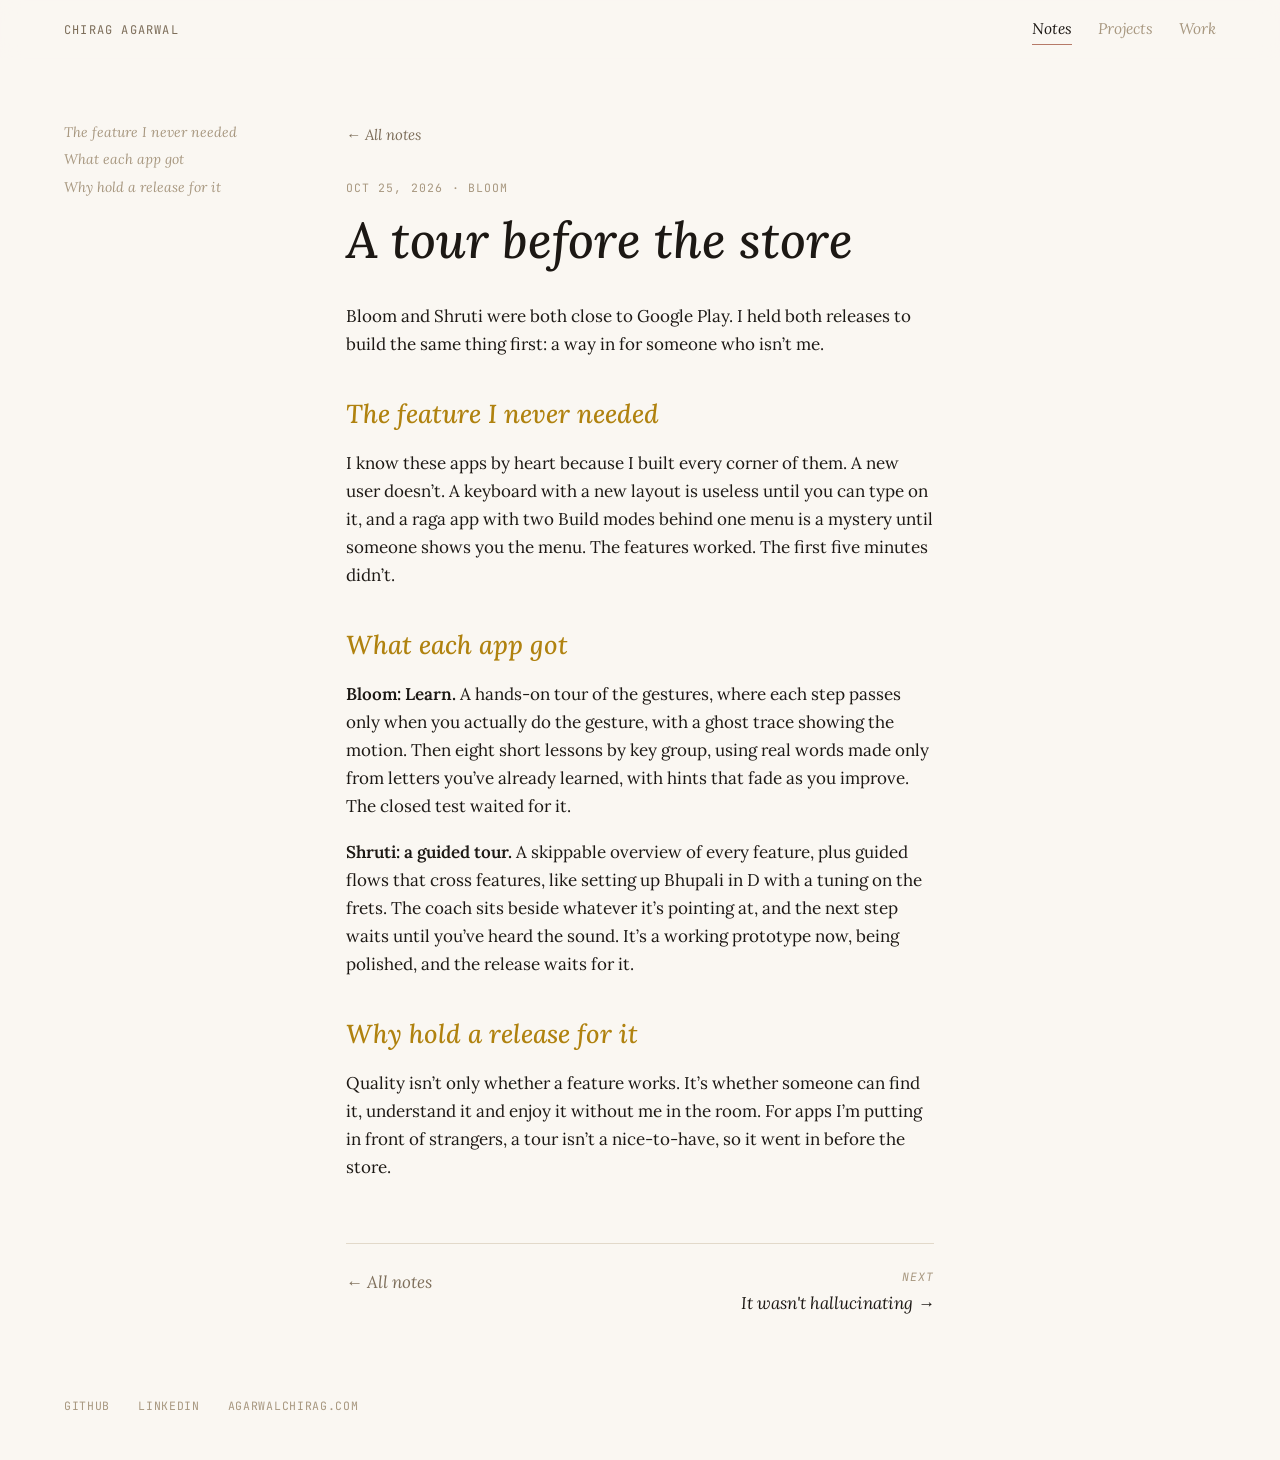
<file: notes/a-tour-before-the-store/index.html>
<!DOCTYPE html><html lang="en" style="--accent: var(--amber)"> <head><meta charset="utf-8"><meta name="viewport" content="width=device-width, initial-scale=1"><title>A tour before the store · Chirag Agarwal</title><meta name="description" content="Both my apps were nearly ready for Google Play. I held them both, to build the one feature I never needed myself."><link rel="canonical" href="https://agarwalchirag.com/notes/a-tour-before-the-store/"><meta property="og:title" content="A tour before the store · Chirag Agarwal"><meta property="og:description" content="Both my apps were nearly ready for Google Play. I held them both, to build the one feature I never needed myself."><meta name="theme-color" content="#1C1814"><link rel="preconnect" href="https://fonts.googleapis.com"><link rel="preconnect" href="https://fonts.gstatic.com" crossorigin><link rel="stylesheet" href="https://fonts.googleapis.com/css2?family=Lora:ital,wght@0,400;0,500;0,600;1,400;1,500&family=JetBrains+Mono:wght@400;500&display=swap"><link rel="stylesheet" href="/_astro/index.ByanwA_w.css"></head> <body> <header class="bar"> <a class="me" href="/">CHIRAG AGARWAL</a> <nav> <a href="/notes/" data-chapter="notes" aria-current="page">Notes</a><a href="/projects/" data-chapter="projects">Projects</a><a href="/work/" data-chapter="work">Work</a> </nav> </header>  <article class="essay"> <nav class="toc" aria-label="Contents"> <a href="#the-feature-i-never-needed">The feature I never needed</a><a href="#what-each-app-got">What each app got</a><a href="#why-hold-a-release-for-it">Why hold a release for it</a> </nav> <div class="body"> <header class="head"> <a class="crumb" href="/notes/">← All notes</a> <span class="k">OCT 25, 2026 · BLOOM</span>  <div class="title-row"><h1>A tour before the store</h1></div>  </header> <div class="prose"> <p>Bloom and Shruti were both close to Google Play. I held both releases to build the same thing first: a way in for someone who isn’t me.</p>
<h2 id="the-feature-i-never-needed">The feature I never needed</h2>
<p>I know these apps by heart because I built every corner of them. A new user doesn’t. A keyboard with a new layout is useless until you can type on it, and a raga app with two Build modes behind one menu is a mystery until someone shows you the menu. The features worked. The first five minutes didn’t.</p>
<h2 id="what-each-app-got">What each app got</h2>
<p><strong>Bloom: Learn.</strong> A hands-on tour of the gestures, where each step passes only when you actually do the gesture, with a ghost trace showing the motion. Then eight short lessons by key group, using real words made only from letters you’ve already learned, with hints that fade as you improve. The closed test waited for it.</p>
<p><strong>Shruti: a guided tour.</strong> A skippable overview of every feature, plus guided flows that cross features, like setting up Bhupali in D with a tuning on the frets. The coach sits beside whatever it’s pointing at, and the next step waits until you’ve heard the sound. It’s a working prototype now, being polished, and the release waits for it.</p>
<h2 id="why-hold-a-release-for-it">Why hold a release for it</h2>
<p>Quality isn’t only whether a feature works. It’s whether someone can find it, understand it and enjoy it without me in the room. For apps I’m putting in front of strangers, a tour isn’t a nice-to-have, so it went in before the store.</p>  </div> <nav class="essay-end" aria-label="More"> <a href="/notes/">← All notes</a> <a class="next" href="/notes/it-wasnt-hallucinating/"><span class="k">Next</span>It wasn&#39;t hallucinating →</a> </nav> </div> <aside class="side" data-side>  </aside> </article> <script type="module">const e=document.querySelector("[data-side]"),t=document.querySelector(".prose .footnotes");e&&t&&window.matchMedia("(min-width: 761px)").matches&&e.appendChild(t);</script>  <footer class="foot"> <a href="https://github.com/chirag3103">GITHUB</a> <a href="https://www.linkedin.com/in/agarwal-chirag">LINKEDIN</a> <span>AGARWALCHIRAG.COM</span> </footer> </body></html>
</file>
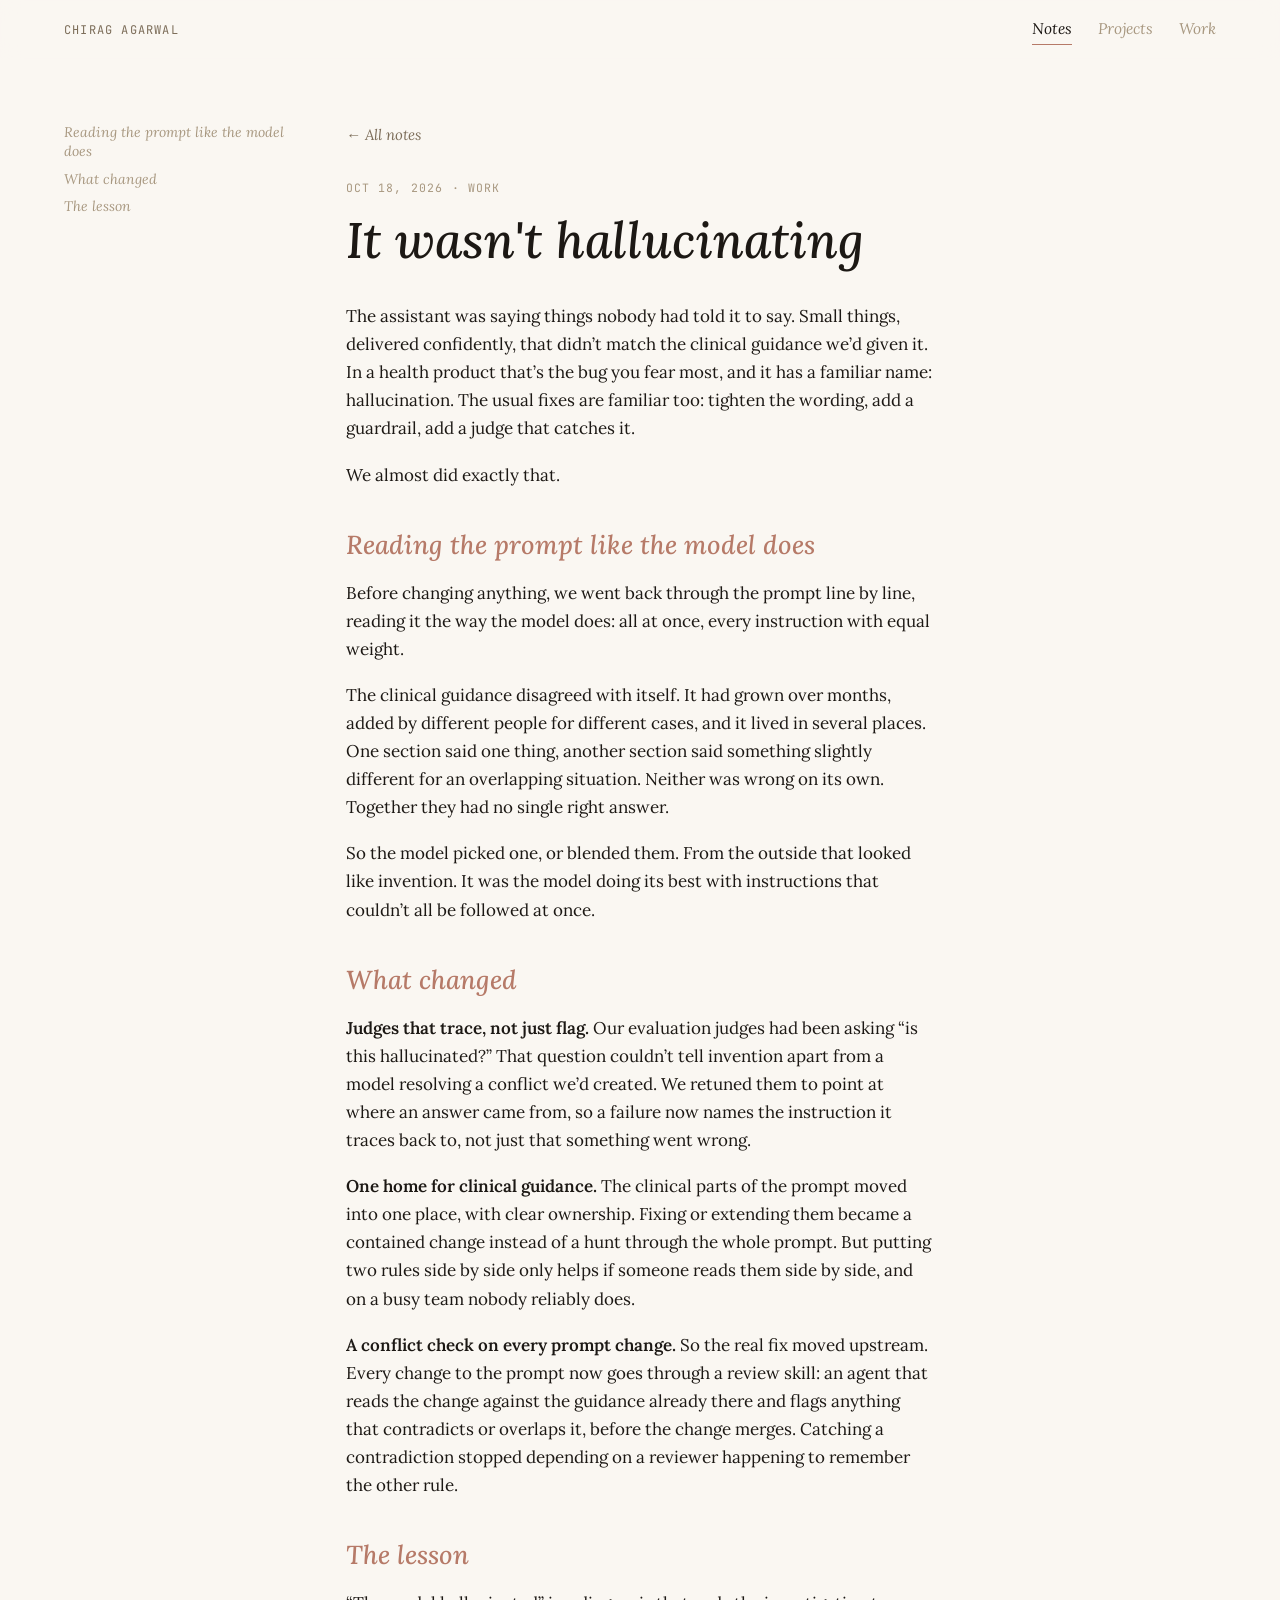
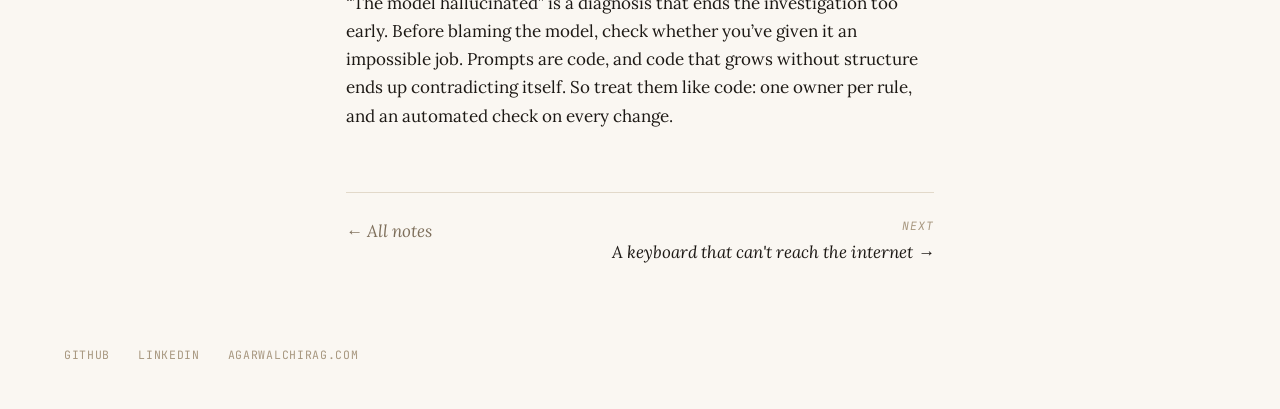
<file: notes/it-wasnt-hallucinating/index.html>
<!DOCTYPE html><html lang="en"> <head><meta charset="utf-8"><meta name="viewport" content="width=device-width, initial-scale=1"><title>It wasn&#39;t hallucinating · Chirag Agarwal</title><meta name="description" content="A health AI assistant that looked like it was making things up was actually following two instructions that disagreed."><link rel="canonical" href="https://agarwalchirag.com/notes/it-wasnt-hallucinating/"><meta property="og:title" content="It wasn't hallucinating · Chirag Agarwal"><meta property="og:description" content="A health AI assistant that looked like it was making things up was actually following two instructions that disagreed."><meta name="theme-color" content="#1C1814"><link rel="preconnect" href="https://fonts.googleapis.com"><link rel="preconnect" href="https://fonts.gstatic.com" crossorigin><link rel="stylesheet" href="https://fonts.googleapis.com/css2?family=Lora:ital,wght@0,400;0,500;0,600;1,400;1,500&family=JetBrains+Mono:wght@400;500&display=swap"><link rel="stylesheet" href="/_astro/index.ByanwA_w.css"></head> <body> <header class="bar"> <a class="me" href="/">CHIRAG AGARWAL</a> <nav> <a href="/notes/" data-chapter="notes" aria-current="page">Notes</a><a href="/projects/" data-chapter="projects">Projects</a><a href="/work/" data-chapter="work">Work</a> </nav> </header>  <article class="essay"> <nav class="toc" aria-label="Contents"> <a href="#reading-the-prompt-like-the-model-does">Reading the prompt like the model does</a><a href="#what-changed">What changed</a><a href="#the-lesson">The lesson</a> </nav> <div class="body"> <header class="head"> <a class="crumb" href="/notes/">← All notes</a> <span class="k">OCT 18, 2026 · WORK</span>  <div class="title-row"><h1>It wasn&#39;t hallucinating</h1></div>  </header> <div class="prose"> <p>The assistant was saying things nobody had told it to say. Small things, delivered confidently, that didn’t match the clinical guidance we’d given it. In a health product that’s the bug you fear most, and it has a familiar name: hallucination. The usual fixes are familiar too: tighten the wording, add a guardrail, add a judge that catches it.</p>
<p>We almost did exactly that.</p>
<h2 id="reading-the-prompt-like-the-model-does">Reading the prompt like the model does</h2>
<p>Before changing anything, we went back through the prompt line by line, reading it the way the model does: all at once, every instruction with equal weight.</p>
<p>The clinical guidance disagreed with itself. It had grown over months, added by different people for different cases, and it lived in several places. One section said one thing, another section said something slightly different for an overlapping situation. Neither was wrong on its own. Together they had no single right answer.</p>
<p>So the model picked one, or blended them. From the outside that looked like invention. It was the model doing its best with instructions that couldn’t all be followed at once.</p>
<h2 id="what-changed">What changed</h2>
<p><strong>Judges that trace, not just flag.</strong> Our evaluation judges had been asking “is this hallucinated?” That question couldn’t tell invention apart from a model resolving a conflict we’d created. We retuned them to point at where an answer came from, so a failure now names the instruction it traces back to, not just that something went wrong.</p>
<p><strong>One home for clinical guidance.</strong> The clinical parts of the prompt moved into one place, with clear ownership. Fixing or extending them became a contained change instead of a hunt through the whole prompt. But putting two rules side by side only helps if someone reads them side by side, and on a busy team nobody reliably does.</p>
<p><strong>A conflict check on every prompt change.</strong> So the real fix moved upstream. Every change to the prompt now goes through a review skill: an agent that reads the change against the guidance already there and flags anything that contradicts or overlaps it, before the change merges. Catching a contradiction stopped depending on a reviewer happening to remember the other rule.</p>
<h2 id="the-lesson">The lesson</h2>
<p>“The model hallucinated” is a diagnosis that ends the investigation too early. Before blaming the model, check whether you’ve given it an impossible job. Prompts are code, and code that grows without structure ends up contradicting itself. So treat them like code: one owner per rule, and an automated check on every change.</p>  </div> <nav class="essay-end" aria-label="More"> <a href="/notes/">← All notes</a> <a class="next" href="/notes/keyboard-without-internet/"><span class="k">Next</span>A keyboard that can&#39;t reach the internet →</a> </nav> </div> <aside class="side" data-side>  </aside> </article> <script type="module">const e=document.querySelector("[data-side]"),t=document.querySelector(".prose .footnotes");e&&t&&window.matchMedia("(min-width: 761px)").matches&&e.appendChild(t);</script>  <footer class="foot"> <a href="https://github.com/chirag3103">GITHUB</a> <a href="https://www.linkedin.com/in/agarwal-chirag">LINKEDIN</a> <span>AGARWALCHIRAG.COM</span> </footer> </body></html>
</file>
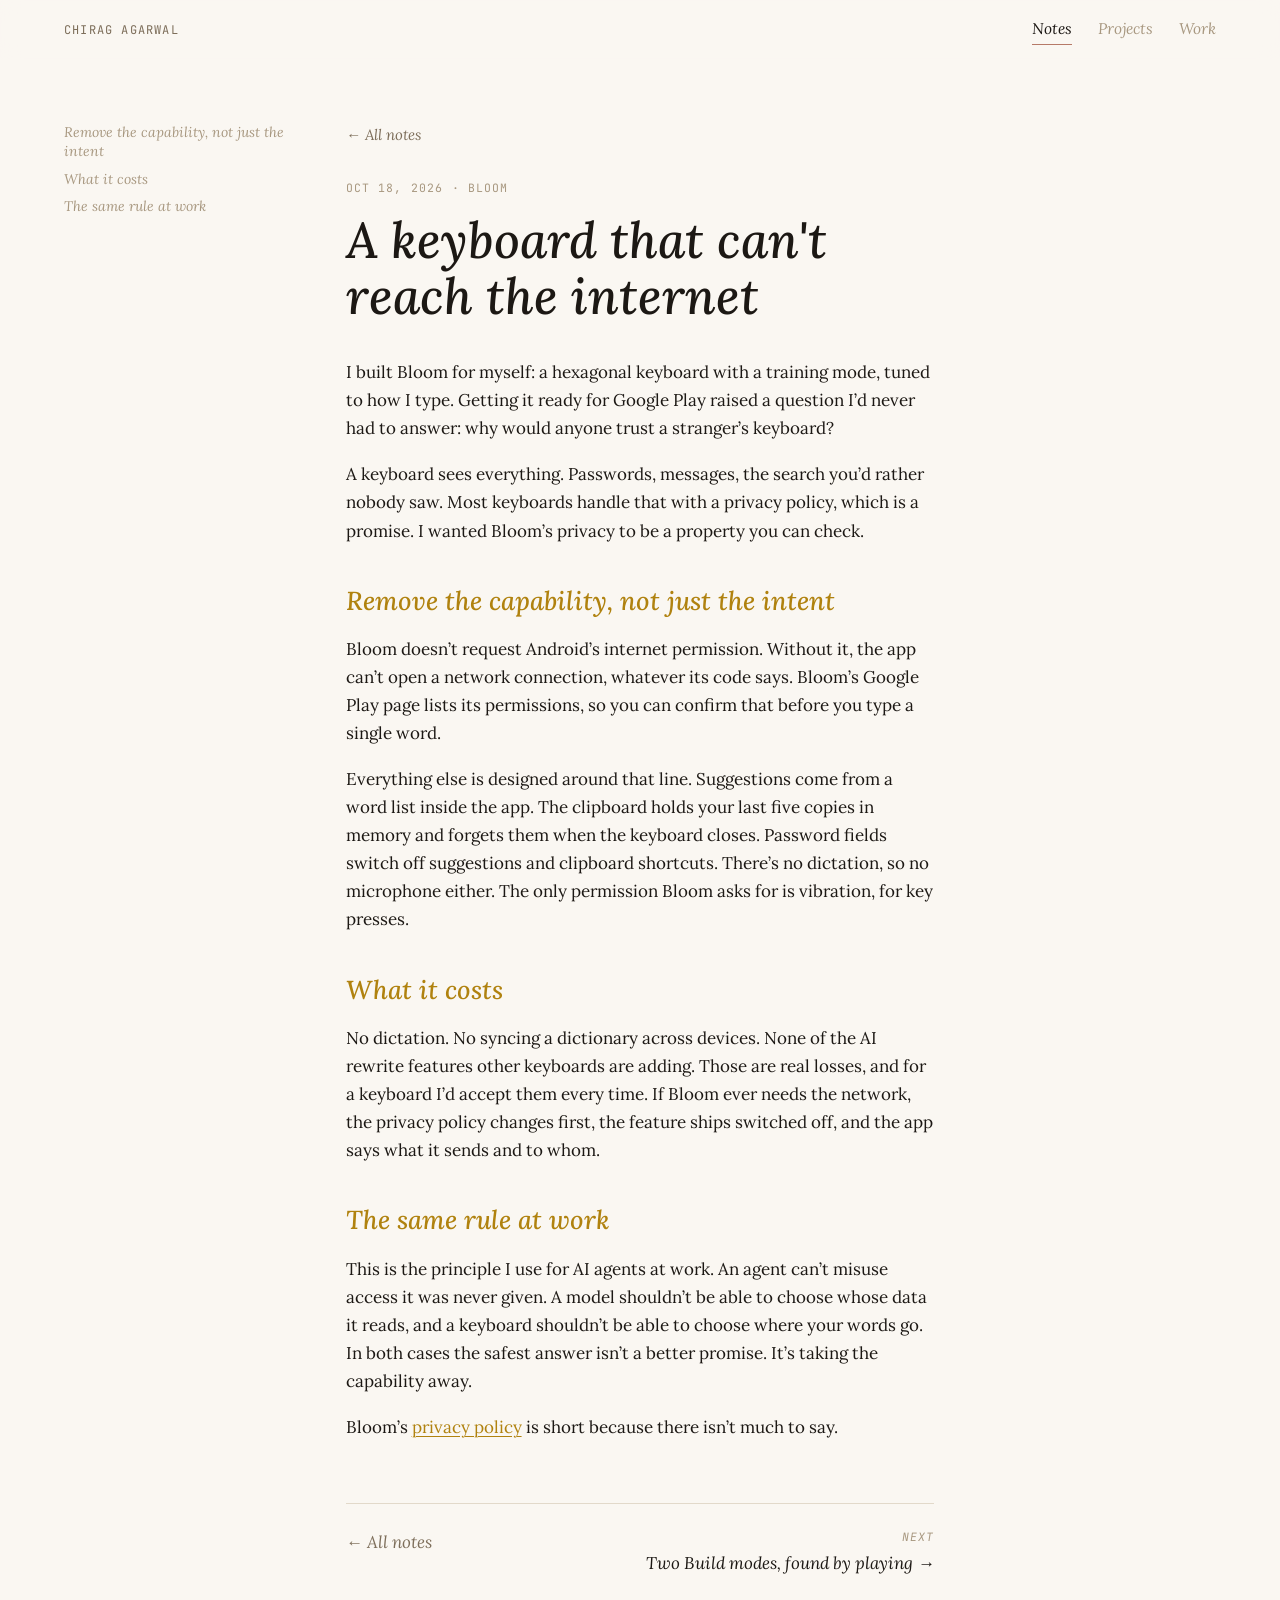
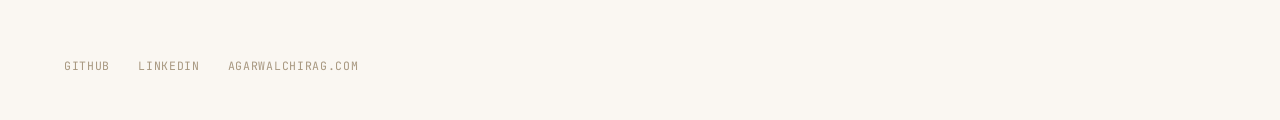
<file: notes/keyboard-without-internet/index.html>
<!DOCTYPE html><html lang="en" style="--accent: var(--amber)"> <head><meta charset="utf-8"><meta name="viewport" content="width=device-width, initial-scale=1"><title>A keyboard that can&#39;t reach the internet · Chirag Agarwal</title><meta name="description" content="Why would anyone trust a stranger's keyboard? Bloom's answer is a missing permission, not a promise."><link rel="canonical" href="https://agarwalchirag.com/notes/keyboard-without-internet/"><meta property="og:title" content="A keyboard that can't reach the internet · Chirag Agarwal"><meta property="og:description" content="Why would anyone trust a stranger's keyboard? Bloom's answer is a missing permission, not a promise."><meta name="theme-color" content="#1C1814"><link rel="preconnect" href="https://fonts.googleapis.com"><link rel="preconnect" href="https://fonts.gstatic.com" crossorigin><link rel="stylesheet" href="https://fonts.googleapis.com/css2?family=Lora:ital,wght@0,400;0,500;0,600;1,400;1,500&family=JetBrains+Mono:wght@400;500&display=swap"><link rel="stylesheet" href="/_astro/index.ByanwA_w.css"></head> <body> <header class="bar"> <a class="me" href="/">CHIRAG AGARWAL</a> <nav> <a href="/notes/" data-chapter="notes" aria-current="page">Notes</a><a href="/projects/" data-chapter="projects">Projects</a><a href="/work/" data-chapter="work">Work</a> </nav> </header>  <article class="essay"> <nav class="toc" aria-label="Contents"> <a href="#remove-the-capability-not-just-the-intent">Remove the capability, not just the intent</a><a href="#what-it-costs">What it costs</a><a href="#the-same-rule-at-work">The same rule at work</a> </nav> <div class="body"> <header class="head"> <a class="crumb" href="/notes/">← All notes</a> <span class="k">OCT 18, 2026 · BLOOM</span>  <div class="title-row"><h1>A keyboard that can&#39;t reach the internet</h1></div>  </header> <div class="prose"> <p>I built Bloom for myself: a hexagonal keyboard with a training mode, tuned to how I type. Getting it ready for Google Play raised a question I’d never had to answer: why would anyone trust a stranger’s keyboard?</p>
<p>A keyboard sees everything. Passwords, messages, the search you’d rather nobody saw. Most keyboards handle that with a privacy policy, which is a promise. I wanted Bloom’s privacy to be a property you can check.</p>
<h2 id="remove-the-capability-not-just-the-intent">Remove the capability, not just the intent</h2>
<p>Bloom doesn’t request Android’s internet permission. Without it, the app can’t open a network connection, whatever its code says. Bloom’s Google Play page lists its permissions, so you can confirm that before you type a single word.</p>
<p>Everything else is designed around that line. Suggestions come from a word list inside the app. The clipboard holds your last five copies in memory and forgets them when the keyboard closes. Password fields switch off suggestions and clipboard shortcuts. There’s no dictation, so no microphone either. The only permission Bloom asks for is vibration, for key presses.</p>
<h2 id="what-it-costs">What it costs</h2>
<p>No dictation. No syncing a dictionary across devices. None of the AI rewrite features other keyboards are adding. Those are real losses, and for a keyboard I’d accept them every time. If Bloom ever needs the network, the privacy policy changes first, the feature ships switched off, and the app says what it sends and to whom.</p>
<h2 id="the-same-rule-at-work">The same rule at work</h2>
<p>This is the principle I use for AI agents at work. An agent can’t misuse access it was never given. A model shouldn’t be able to choose whose data it reads, and a keyboard shouldn’t be able to choose where your words go. In both cases the safest answer isn’t a better promise. It’s taking the capability away.</p>
<p>Bloom’s <a href="/bloom/privacy/">privacy policy</a> is short because there isn’t much to say.</p>  </div> <nav class="essay-end" aria-label="More"> <a href="/notes/">← All notes</a> <a class="next" href="/notes/two-build-modes/"><span class="k">Next</span>Two Build modes, found by playing →</a> </nav> </div> <aside class="side" data-side>  </aside> </article> <script type="module">const e=document.querySelector("[data-side]"),t=document.querySelector(".prose .footnotes");e&&t&&window.matchMedia("(min-width: 761px)").matches&&e.appendChild(t);</script>  <footer class="foot"> <a href="https://github.com/chirag3103">GITHUB</a> <a href="https://www.linkedin.com/in/agarwal-chirag">LINKEDIN</a> <span>AGARWALCHIRAG.COM</span> </footer> </body></html>
</file>
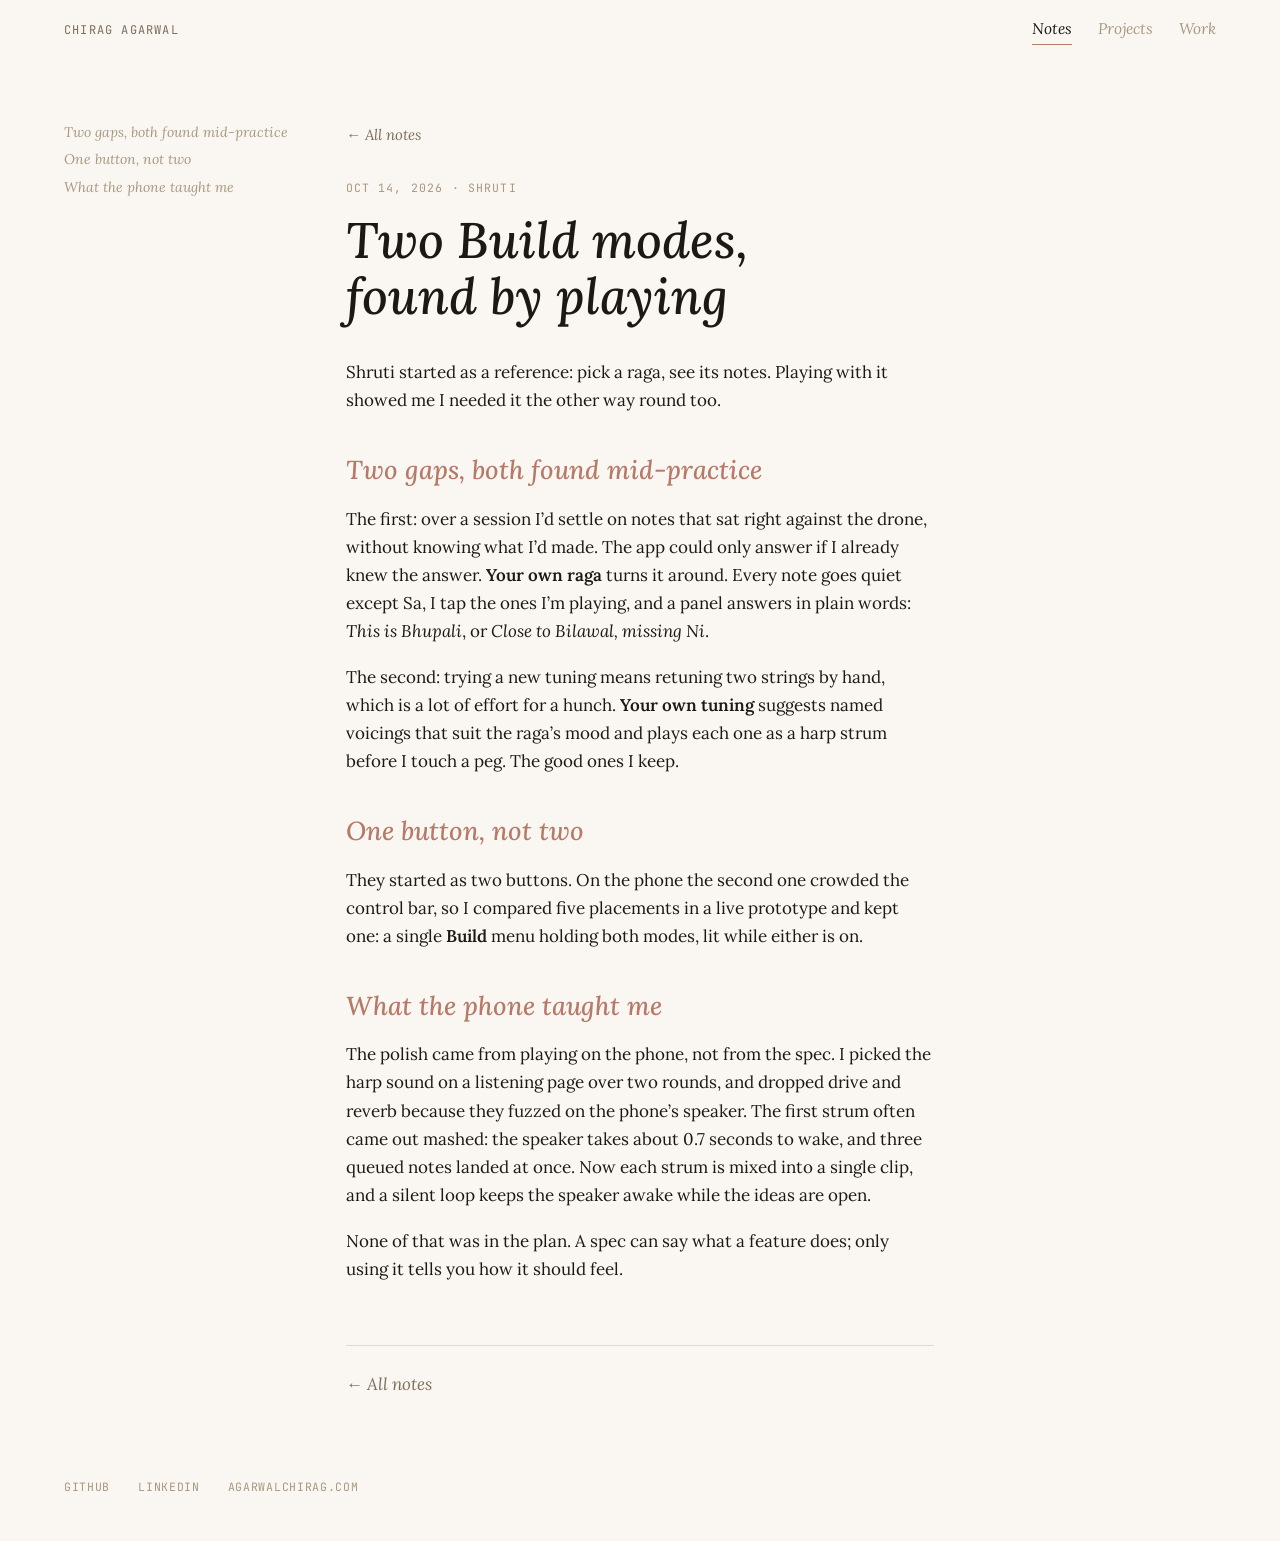
<file: notes/two-build-modes/index.html>
<!DOCTYPE html><html lang="en" style="--accent: var(--coral)"> <head><meta charset="utf-8"><meta name="viewport" content="width=device-width, initial-scale=1"><title>Two Build modes, found by playing · Chirag Agarwal</title><meta name="description" content="Shruti started as a reference. Playing with it showed me I needed it to work the other way round too, and the phone taught me the rest."><link rel="canonical" href="https://agarwalchirag.com/notes/two-build-modes/"><meta property="og:title" content="Two Build modes, found by playing · Chirag Agarwal"><meta property="og:description" content="Shruti started as a reference. Playing with it showed me I needed it to work the other way round too, and the phone taught me the rest."><meta name="theme-color" content="#1C1814"><link rel="preconnect" href="https://fonts.googleapis.com"><link rel="preconnect" href="https://fonts.gstatic.com" crossorigin><link rel="stylesheet" href="https://fonts.googleapis.com/css2?family=Lora:ital,wght@0,400;0,500;0,600;1,400;1,500&family=JetBrains+Mono:wght@400;500&display=swap"><link rel="stylesheet" href="/_astro/index.ByanwA_w.css"></head> <body> <header class="bar"> <a class="me" href="/">CHIRAG AGARWAL</a> <nav> <a href="/notes/" data-chapter="notes" aria-current="page">Notes</a><a href="/projects/" data-chapter="projects">Projects</a><a href="/work/" data-chapter="work">Work</a> </nav> </header>  <article class="essay"> <nav class="toc" aria-label="Contents"> <a href="#two-gaps-both-found-mid-practice">Two gaps, both found mid-practice</a><a href="#one-button-not-two">One button, not two</a><a href="#what-the-phone-taught-me">What the phone taught me</a> </nav> <div class="body"> <header class="head"> <a class="crumb" href="/notes/">← All notes</a> <span class="k">OCT 14, 2026 · SHRUTI</span>  <div class="title-row"><h1>Two Build modes, found by playing</h1></div>  </header> <div class="prose"> <p>Shruti started as a reference: pick a raga, see its notes. Playing with it showed me I needed it the other way round too.</p>
<h2 id="two-gaps-both-found-mid-practice">Two gaps, both found mid-practice</h2>
<p>The first: over a session I’d settle on notes that sat right against the drone, without knowing what I’d made. The app could only answer if I already knew the answer. <strong>Your own raga</strong> turns it around. Every note goes quiet except Sa, I tap the ones I’m playing, and a panel answers in plain words: <em>This is Bhupali</em>, or <em>Close to Bilawal, missing Ni</em>.</p>
<p>The second: trying a new tuning means retuning two strings by hand, which is a lot of effort for a hunch. <strong>Your own tuning</strong> suggests named voicings that suit the raga’s mood and plays each one as a harp strum before I touch a peg. The good ones I keep.</p>
<h2 id="one-button-not-two">One button, not two</h2>
<p>They started as two buttons. On the phone the second one crowded the control bar, so I compared five placements in a live prototype and kept one: a single <strong>Build</strong> menu holding both modes, lit while either is on.</p>
<h2 id="what-the-phone-taught-me">What the phone taught me</h2>
<p>The polish came from playing on the phone, not from the spec. I picked the harp sound on a listening page over two rounds, and dropped drive and reverb because they fuzzed on the phone’s speaker. The first strum often came out mashed: the speaker takes about 0.7 seconds to wake, and three queued notes landed at once. Now each strum is mixed into a single clip, and a silent loop keeps the speaker awake while the ideas are open.</p>
<p>None of that was in the plan. A spec can say what a feature does; only using it tells you how it should feel.</p>  </div> <nav class="essay-end" aria-label="More"> <a href="/notes/">← All notes</a>  </nav> </div> <aside class="side" data-side>  </aside> </article> <script type="module">const e=document.querySelector("[data-side]"),t=document.querySelector(".prose .footnotes");e&&t&&window.matchMedia("(min-width: 761px)").matches&&e.appendChild(t);</script>  <footer class="foot"> <a href="https://github.com/chirag3103">GITHUB</a> <a href="https://www.linkedin.com/in/agarwal-chirag">LINKEDIN</a> <span>AGARWALCHIRAG.COM</span> </footer> </body></html>
</file>
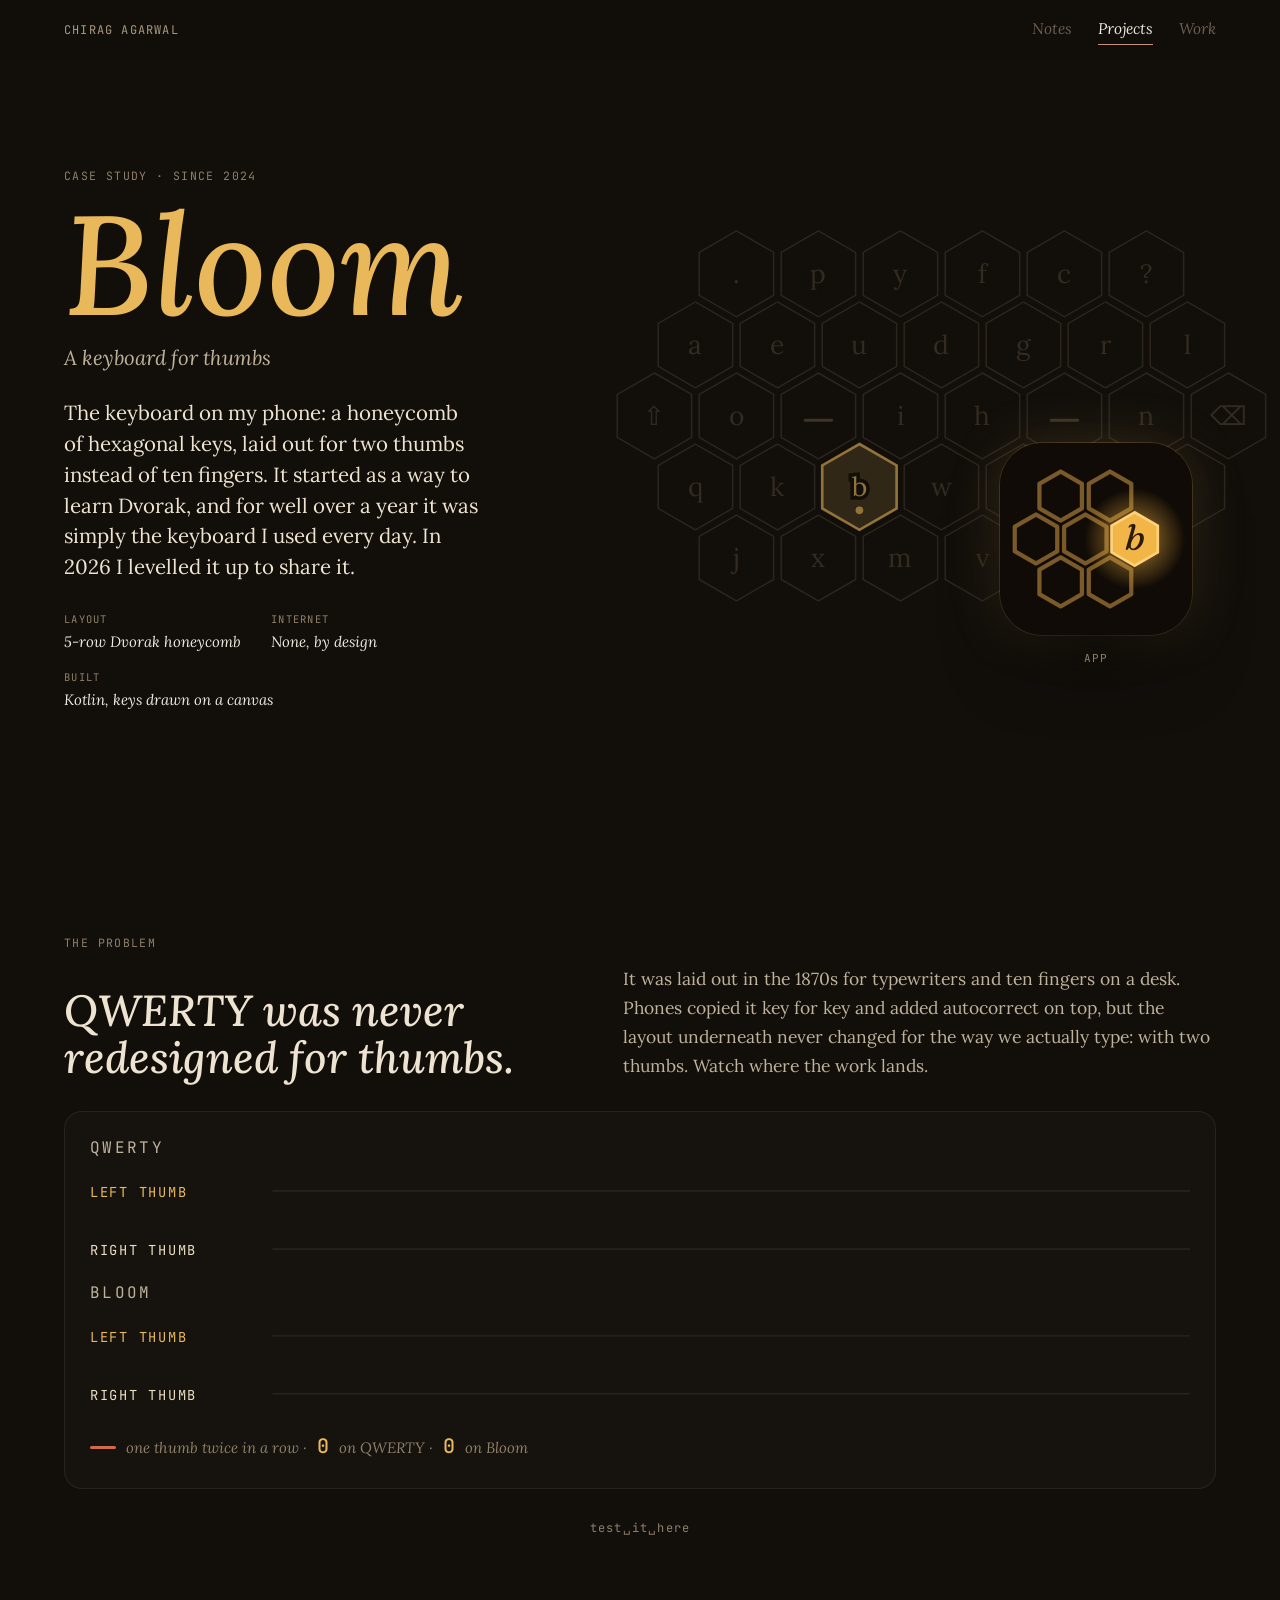
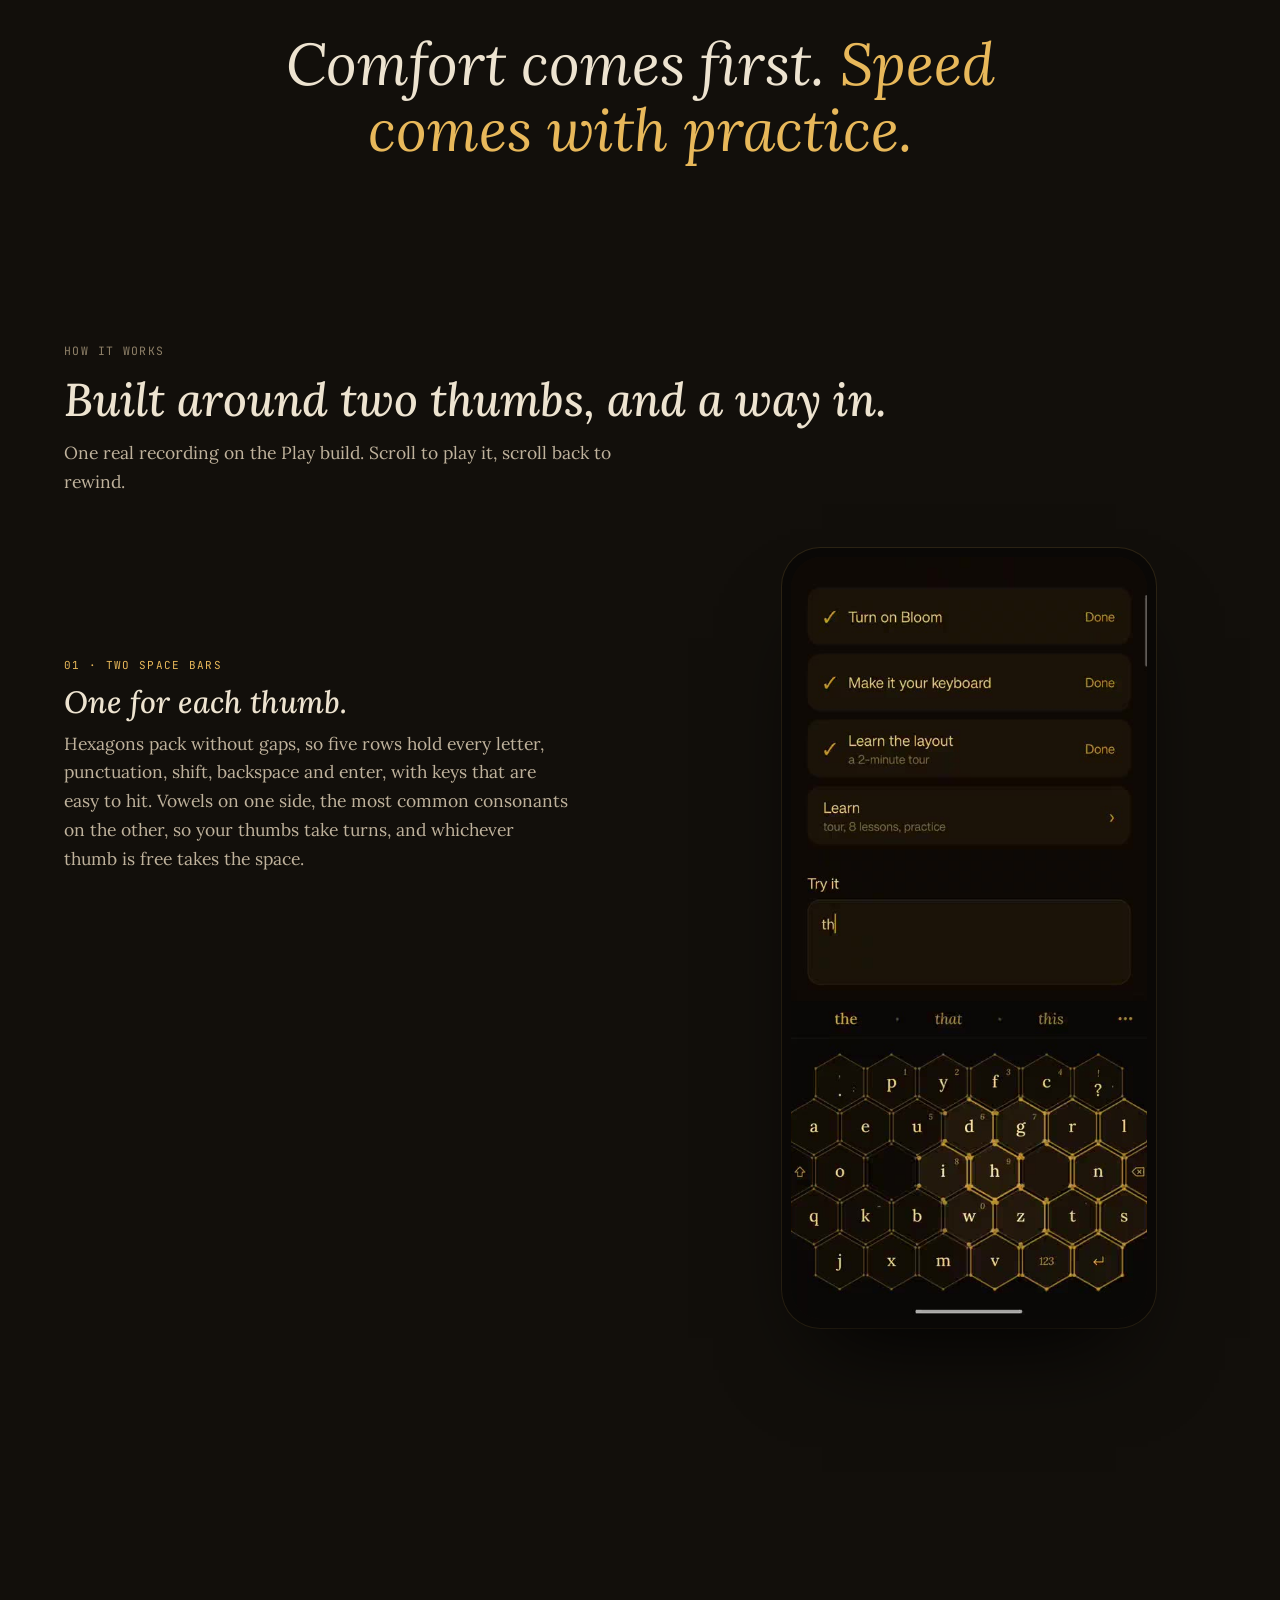
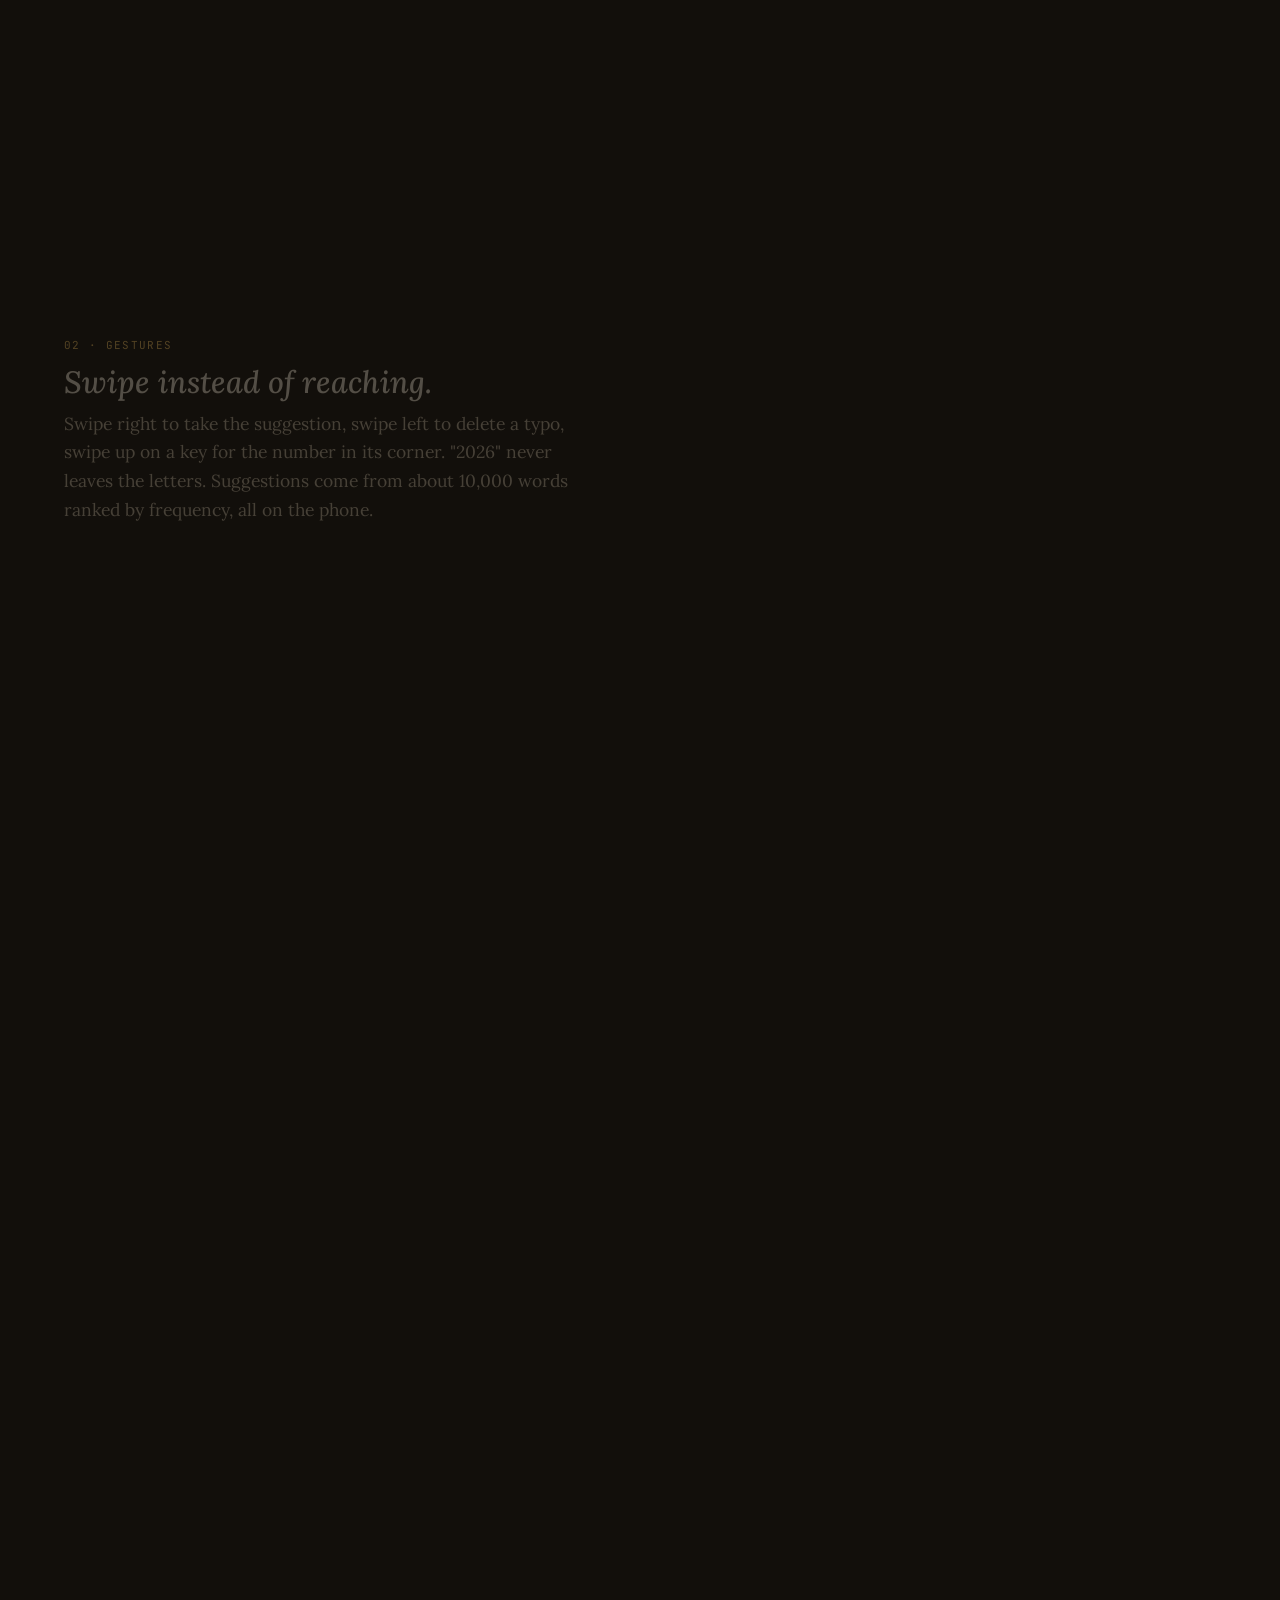
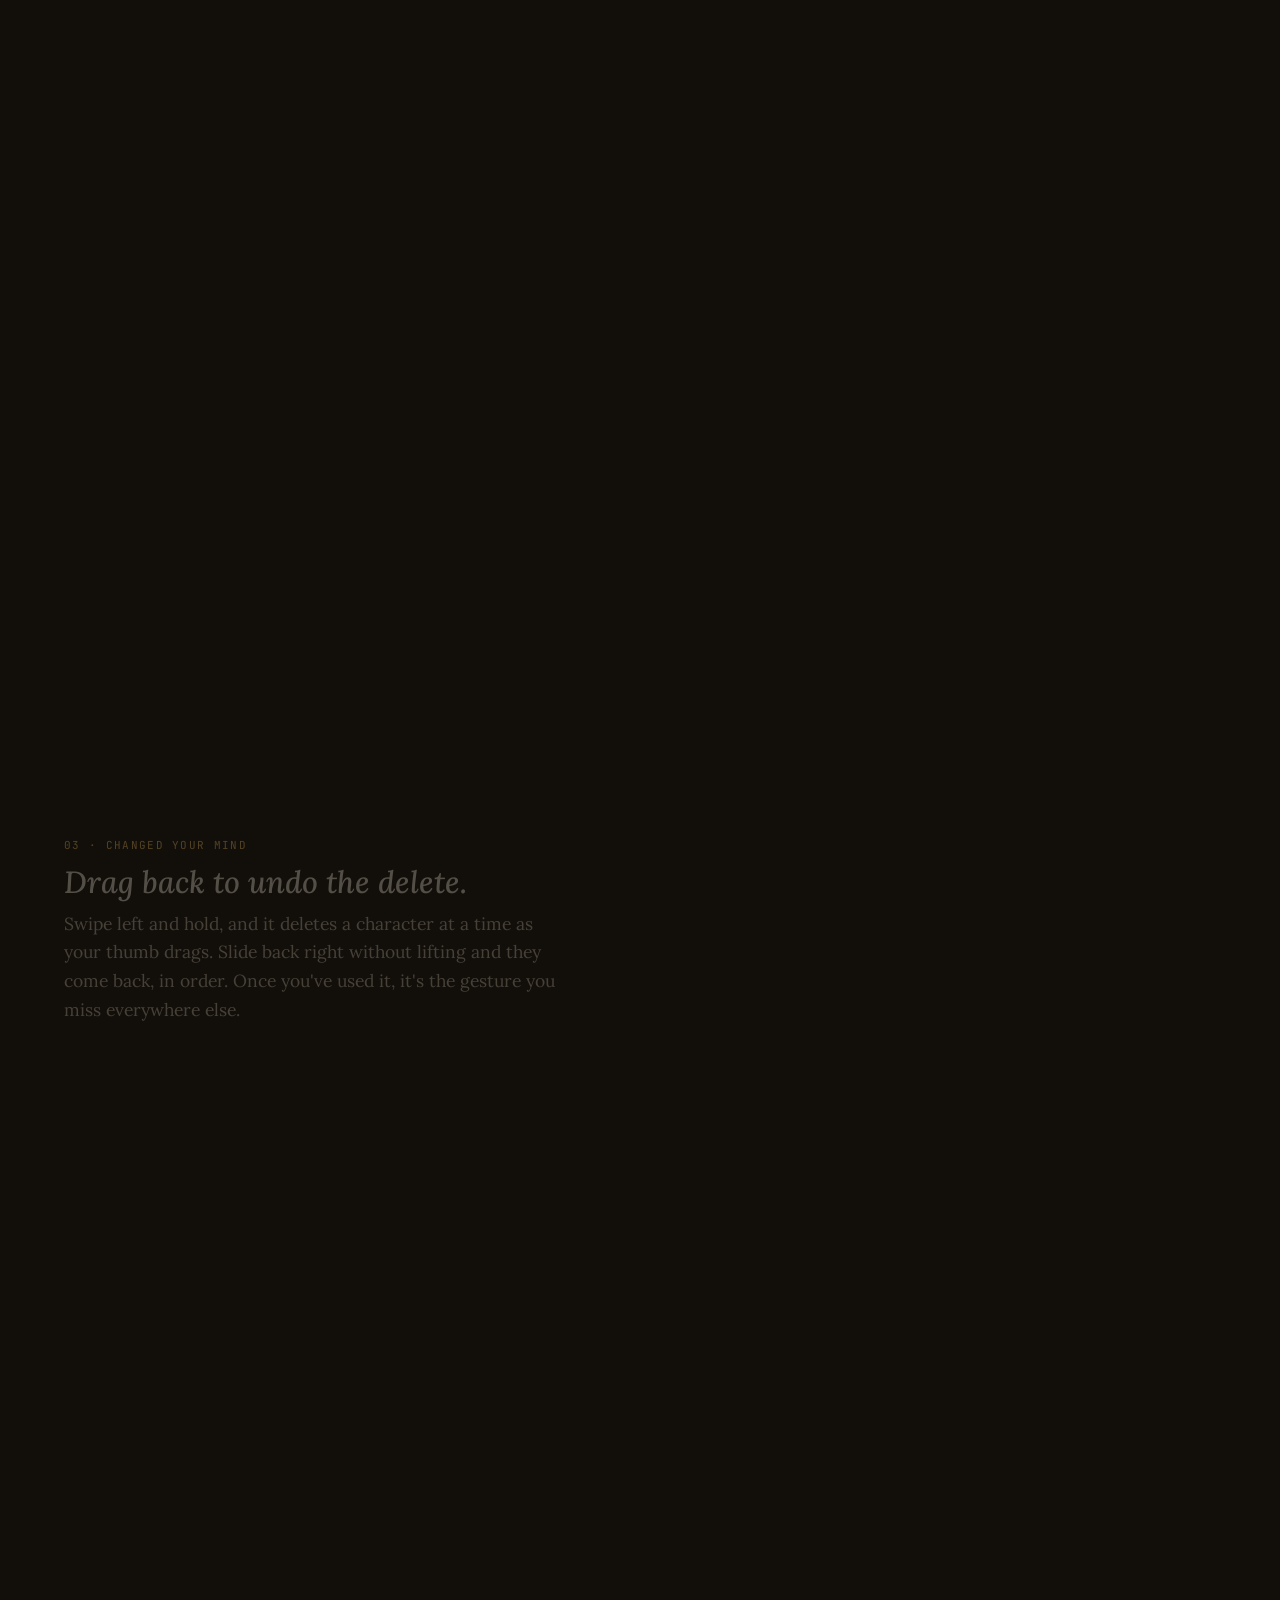
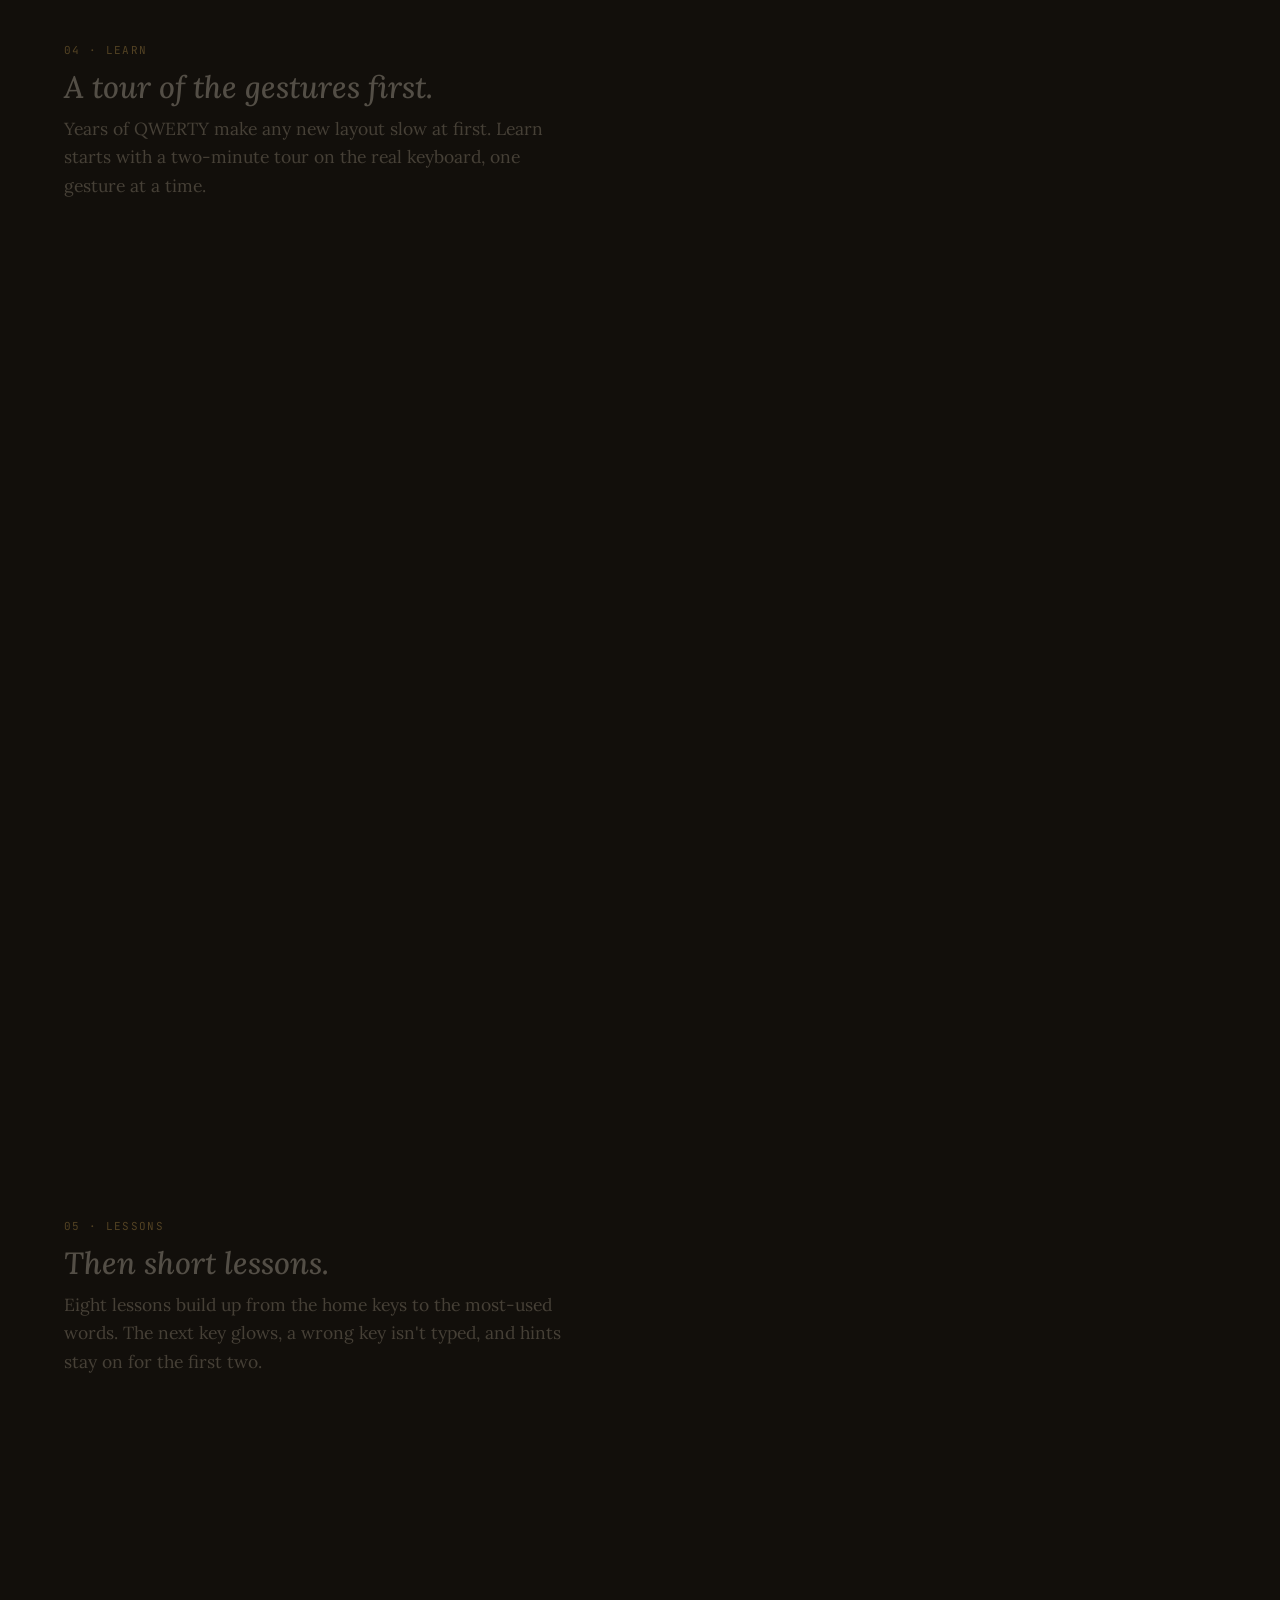
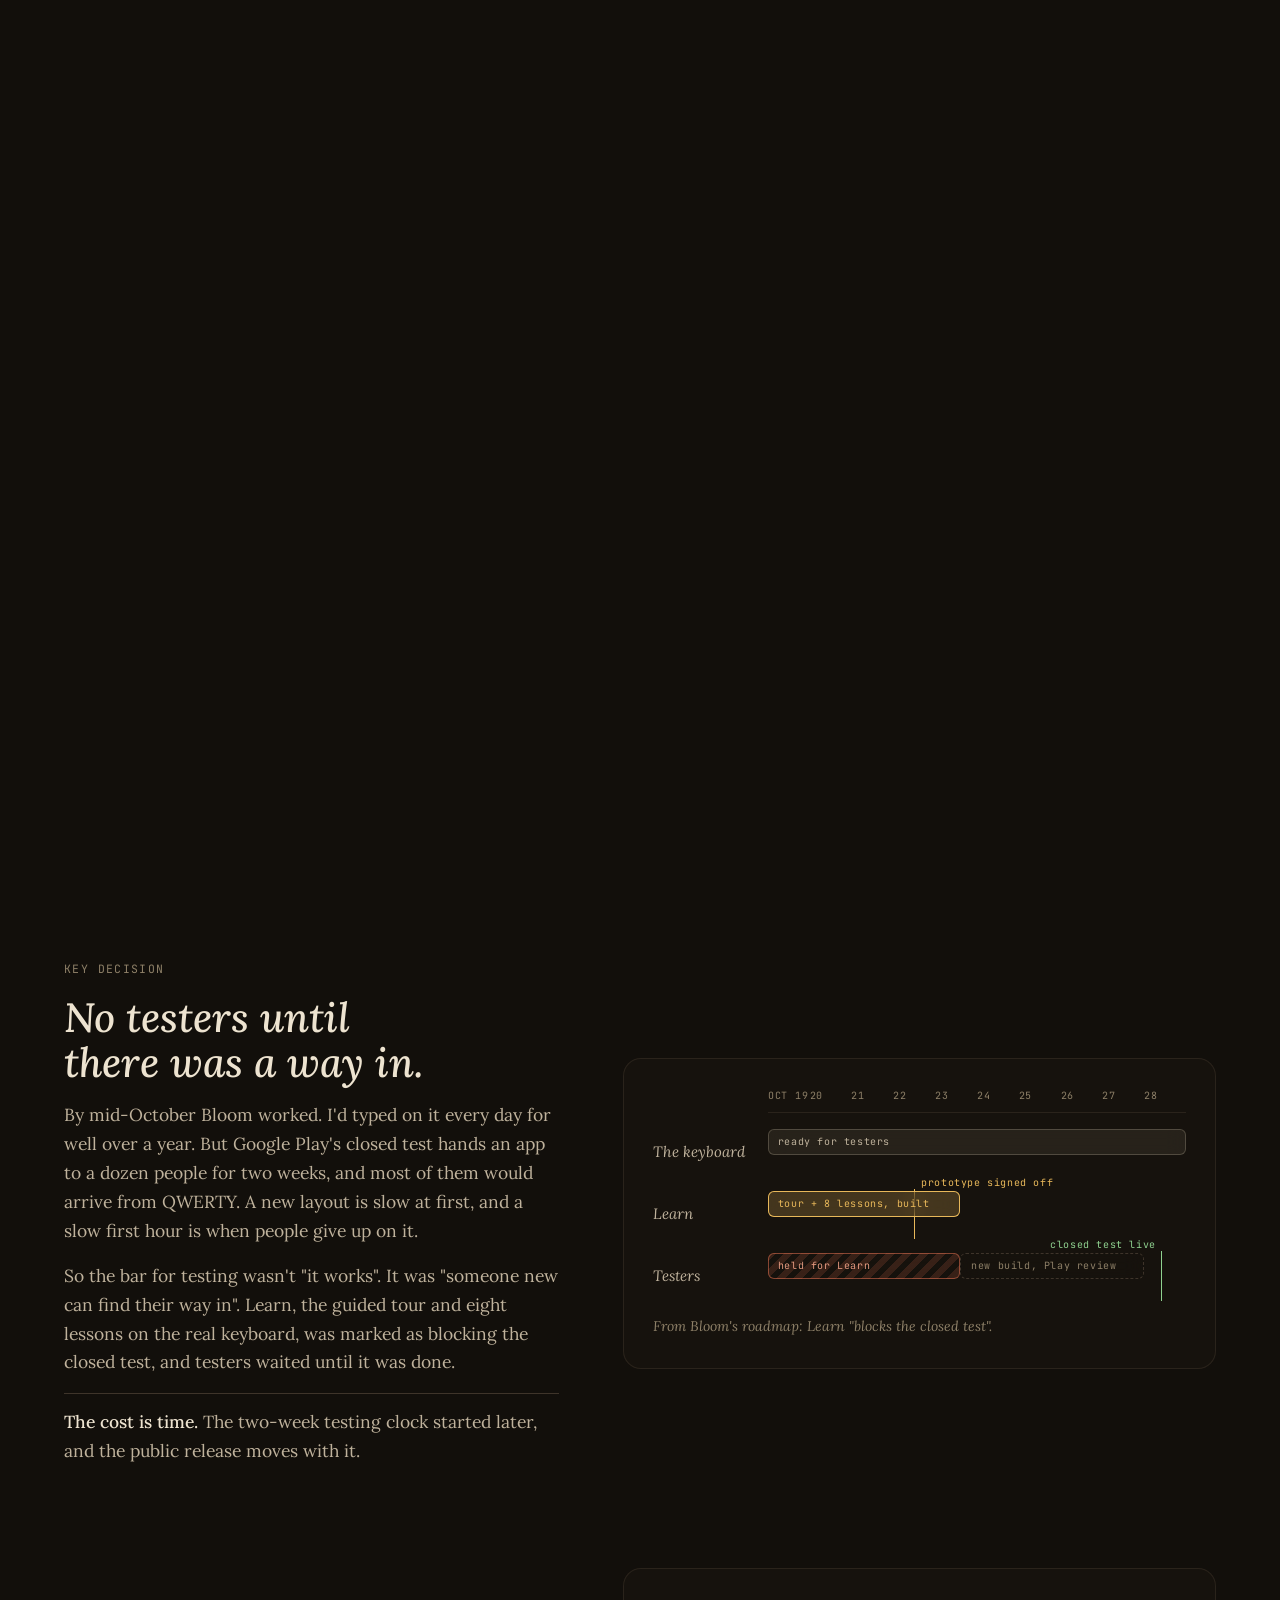
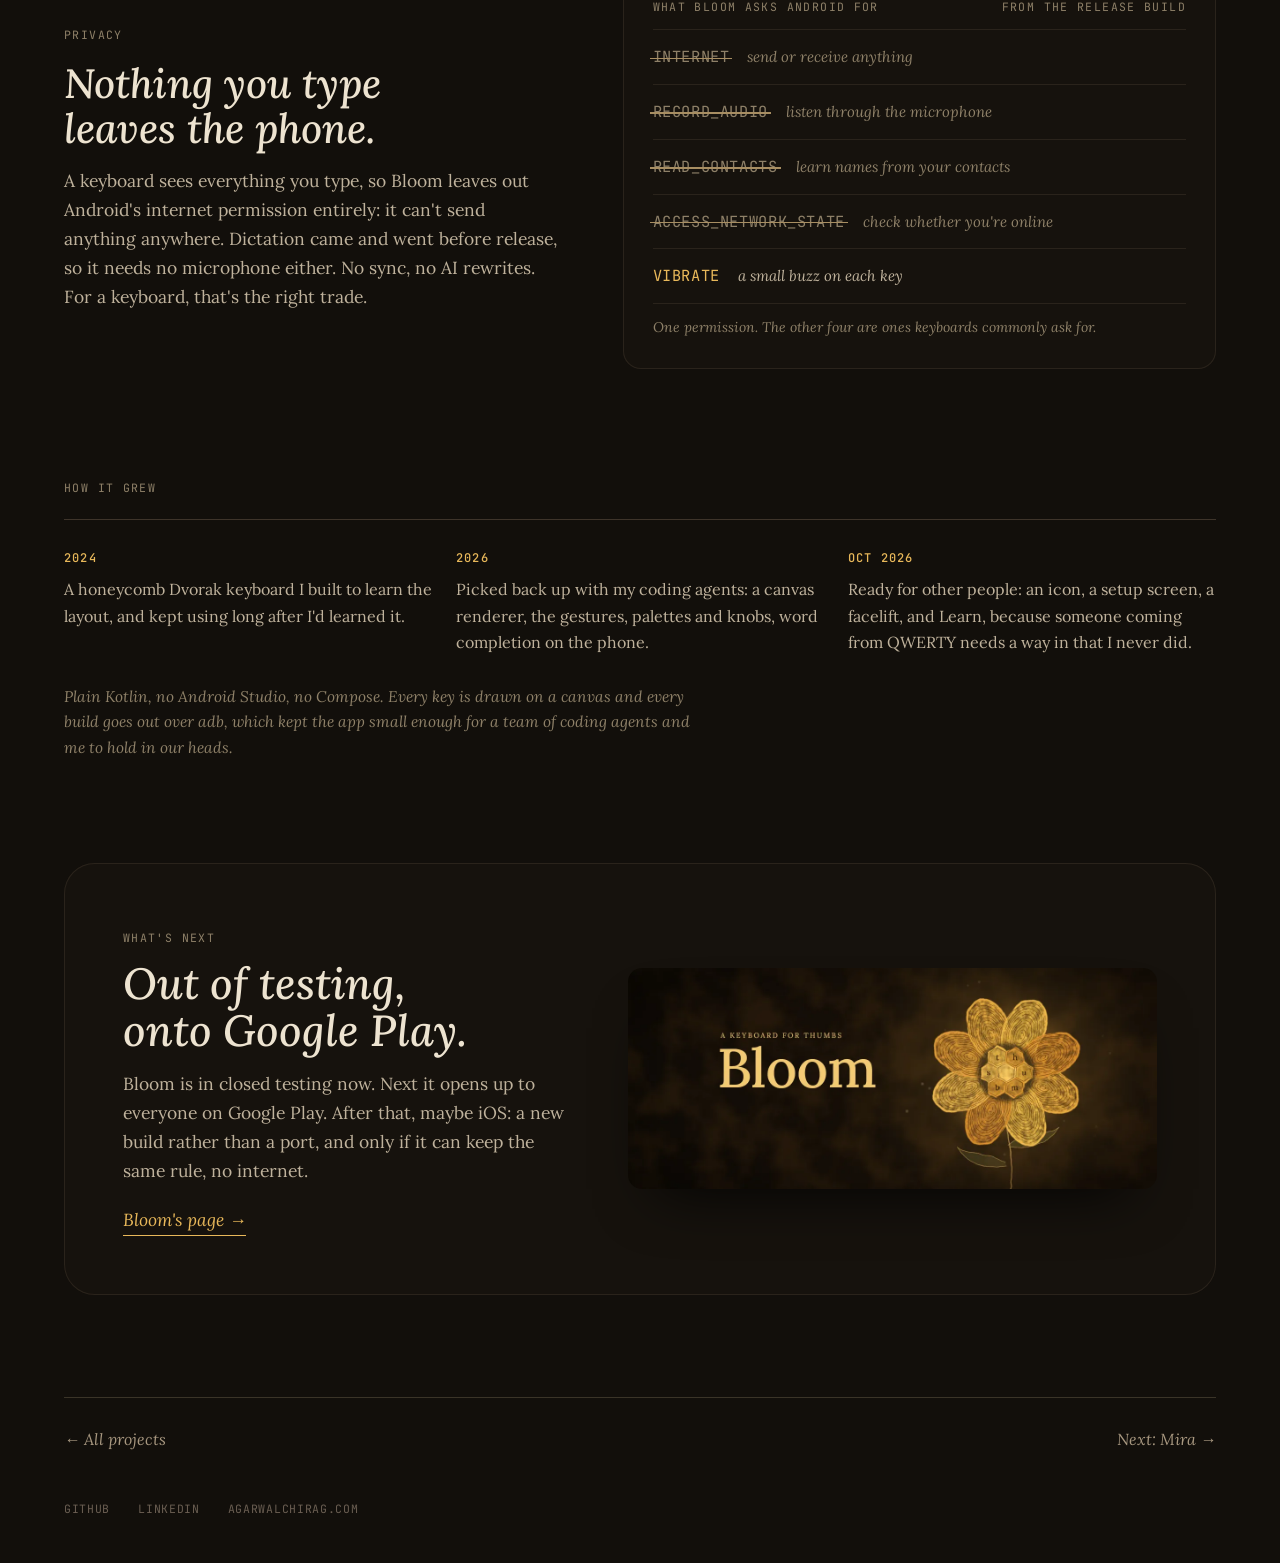
<file: projects/bloom/index.html>
<!DOCTYPE html><html lang="en" style="--accent: var(--amber)"> <head><meta charset="utf-8"><meta name="viewport" content="width=device-width, initial-scale=1"><title>Bloom · Chirag Agarwal</title><meta name="description" content="A hex keyboard for Android, designed for thumbs, with Learn to make the switch from QWERTY. No internet access."><link rel="canonical" href="https://agarwalchirag.com/projects/bloom/"><meta property="og:title" content="Bloom · Chirag Agarwal"><meta property="og:description" content="A hex keyboard for Android, designed for thumbs, with Learn to make the switch from QWERTY. No internet access."><meta name="theme-color" content="#1C1814"><link rel="preconnect" href="https://fonts.googleapis.com"><link rel="preconnect" href="https://fonts.gstatic.com" crossorigin><link rel="stylesheet" href="https://fonts.googleapis.com/css2?family=Lora:ital,wght@0,400;0,500;0,600;1,400;1,500&family=JetBrains+Mono:wght@400;500&display=swap"><style>.cs-bloom {
  --comb: #120F0B; --panel: #16120D; --panel2: #1D1812; --honey: #E8B85A; --amber: #C8941A; --cream: #E9DCC0; --wax: #A88E62;
  --text: #EDE3D0; --text2: #BFB29C; --muted: #8E8068; --line: #3E342A; --line2: #2A231B;
  --serif: "Lora", Georgia, serif; --mono: "JetBrains Mono", ui-monospace, monospace;
  --gutter: clamp(16px, 5vw, 72px);
}
.cs-bloom * { box-sizing: border-box; }
.cs-bloom { margin: 0; background: var(--comb); color: var(--text); font-family: var(--serif); font-size: 17.5px; line-height: 1.65; overflow-x: clip; }
.cs-bloom img { max-width: 100%; display: block; }
.cs-bloom p { margin: 0; }
.cs-bloom h1, .cs-bloom h2, .cs-bloom h3 { font-weight: 500; font-style: italic; margin: 0; text-wrap: balance; color: var(--text); }
.cs-bloom .k { font-family: var(--mono); font-size: 11.5px; letter-spacing: .12em; text-transform: uppercase; color: var(--muted); }
.cs-bloom section { position: relative; }
.cs-bloom .band { padding: clamp(56px, 8vw, 120px) var(--gutter); }

/* hero: the real board, faint, typing its own name */
.cs-bloom .hero { display: grid; grid-template-columns: minmax(0, 5fr) minmax(0, 6fr); gap: 40px clamp(32px, 4vw, 64px); align-items: center; padding: clamp(48px, 7vw, 110px) var(--gutter) clamp(56px, 7vw, 100px); min-height: 84vh; overflow: hidden; }
.cs-bloom .hero h1 { font-size: clamp(76px, 11vw, 168px); line-height: .92; margin-top: 10px; color: var(--honey); }
.cs-bloom .hero .tag { font-style: italic; color: var(--text2); font-size: clamp(18px, 1.6vw, 22px); margin-top: 12px; }
.cs-bloom .hero .lede { font-size: clamp(19px, 1.6vw, 23px); line-height: 1.5; max-width: 32ch; margin-top: 24px; }
.cs-bloom .facts { display: flex; flex-wrap: wrap; gap: 14px 30px; margin: 28px 0 0; }
.cs-bloom .facts div { display: grid; gap: 2px; }
.cs-bloom .facts dt { font-family: var(--mono); font-size: 10.5px; letter-spacing: .12em; text-transform: uppercase; color: var(--muted); }
.cs-bloom .facts dd { margin: 0; font-style: italic; }
.cs-bloom .hero-art { position: relative; display: grid; place-items: center; min-height: clamp(300px, 36vw, 520px); }
.cs-bloom .comb { position: absolute; inset: 0 -6vw 0 -2vw; width: calc(100% + 8vw); height: 100%; opacity: .6; }
.cs-bloom .icon { position: relative; margin: 0; display: grid; gap: 14px; justify-items: center; align-self: end; justify-self: end; margin-right: 4%; }
.cs-bloom .icon img { width: clamp(140px, 15vw, 230px); border-radius: 22%; box-shadow: 0 40px 80px -30px rgba(0,0,0,.9), 0 0 0 1px rgba(232,184,90,.18), 0 0 60px -10px rgba(232,184,90,.25); }
.cs-bloom .icon figcaption { font-family: var(--mono); font-size: 11px; letter-spacing: .12em; color: var(--muted); }

/* the duel: scroll types the phrase on both boards at once */
.cs-bloom .duel { min-height: 260vh; padding-top: 0; padding-bottom: 0; }
.cs-bloom .duel-stick { position: sticky; top: var(--barh, 0px); min-height: calc(100vh - var(--barh, 0px)); display: grid; align-content: center; gap: clamp(18px, 2.4vw, 30px); padding: 40px 0; }
.cs-bloom .duel-head { display: grid; grid-template-columns: minmax(0, 5fr) minmax(0, 6fr); gap: 12px clamp(28px, 5vw, 88px); align-items: end; }
.cs-bloom .duel-head .k { grid-column: 1 / -1; }
.cs-bloom .duel-head h2 { font-size: clamp(30px, 3.4vw, 50px); line-height: 1.08; }
.cs-bloom .duel-head p { color: var(--text2); max-width: 54ch; }
.cs-bloom .typed { font-family: var(--mono); font-size: 12px; letter-spacing: .1em; color: var(--muted); text-align: center; min-height: 1.6em; }
.cs-bloom .typed em { font-style: normal; color: var(--honey); }

/* pull quote */
.cs-bloom .pull { padding: clamp(40px, 6vw, 90px) var(--gutter); }
.cs-bloom .pull blockquote { margin: 0 auto; max-width: 22ch; text-align: center; font-style: italic; font-size: clamp(34px, 4.6vw, 68px); line-height: 1.12; color: var(--text); text-wrap: balance; }
.cs-bloom .pull blockquote span { color: var(--honey); }

/* phone tour */
.cs-bloom .tour { display: grid; grid-template-columns: minmax(0, 6fr) minmax(0, 5fr); gap: 0 clamp(28px, 5vw, 88px); }
.cs-bloom .tour .head { grid-column: 1 / -1; display: grid; gap: 14px; margin-bottom: clamp(20px, 4vw, 56px); }
.cs-bloom .tour .head p { color: var(--text2); max-width: 52ch; }
.cs-bloom .tour .head h2 { font-size: clamp(32px, 3.6vw, 52px); line-height: 1.08; }
.cs-bloom .tsteps { display: grid; }
.cs-bloom .tstep { min-height: 80vh; max-width: 46ch; color: var(--text2); opacity: .3; transition: opacity .45s; }
.cs-bloom .tin { position: sticky; top: calc(50vh - 120px); display: grid; gap: 10px; padding: 12vh 0; }
.cs-bloom .tstep.on { opacity: 1; }
.cs-bloom .tstep .n { font-family: var(--mono); font-size: 11px; letter-spacing: .12em; color: var(--honey); }
.cs-bloom .tstep h3 { font-size: clamp(24px, 2.4vw, 34px); line-height: 1.15; }
.cs-bloom .tstage { position: sticky; top: calc(var(--barh, 0px) + max(2vh, (100vh - var(--barh, 0px) - 780px) / 2)); height: min(calc(96vh - var(--barh, 0px)), 780px); display: grid; justify-items: center; align-self: start; grid-row: 2; grid-column: 2; }
.cs-bloom .phone { height: 100%; aspect-ratio: 540 / 1126; background: #0a0806; border-radius: clamp(26px, 3vw, 40px); padding: clamp(7px, .7vw, 10px); box-shadow: 0 50px 90px -40px rgba(0,0,0,.95), 0 0 0 1px rgba(232,184,90,.12); }
.cs-bloom .scr { position: relative; width: 100%; height: 100%; overflow: hidden; border-radius: clamp(20px, 2.4vw, 31px); background: var(--comb); }
.cs-bloom .scr video { position: absolute; inset: 0; width: 100%; height: 100%; object-fit: cover; transform-origin: 0 0; will-change: transform; }

/* key decision */
.cs-bloom .decide, .cs-bloom .private { display: grid; grid-template-columns: minmax(0, 5fr) minmax(0, 6fr); gap: 32px clamp(28px, 5vw, 88px); align-items: center; }
.cs-bloom .private .txt, .cs-bloom .decide .txt { display: grid; gap: 16px; color: var(--text2); }
.cs-bloom .private h2, .cs-bloom .decide h2 { font-size: clamp(30px, 3.2vw, 46px); line-height: 1.1; }
.cs-bloom .decide .cost { border-top: 1px solid var(--line); padding-top: 14px; }
.cs-bloom .decide .cost b { color: var(--text); font-weight: 500; }
.cs-bloom .perms { margin: 0; background: var(--panel); border-radius: 18px; padding: clamp(18px, 2.4vw, 30px); box-shadow: inset 0 0 0 1px var(--line2); }
.cs-bloom .perms .ph { display: flex; justify-content: space-between; gap: 12px; flex-wrap: wrap; padding-bottom: 12px; border-bottom: 1px solid var(--line2); }
.cs-bloom .perms ul { list-style: none; margin: 0; padding: 0; }
.cs-bloom .perms li { display: grid; grid-template-columns: minmax(0, auto) 1fr; gap: 4px 18px; align-items: baseline; padding: 14px 0; border-bottom: 1px solid var(--line2); }
.cs-bloom .perms code { font-family: var(--mono); font-size: clamp(13px, 1.2vw, 15.5px); letter-spacing: .04em; position: relative; }
.cs-bloom .perms li span { font-style: italic; color: var(--muted); font-size: 15px; }
.cs-bloom .perms li.no code { color: var(--muted); }
.cs-bloom .perms li.no code::after { content: ""; position: absolute; left: -3px; right: -3px; top: 52%; height: 1.5px; background: var(--wax); transform: scaleX(var(--s, 0)); transform-origin: 0 50%; transition: transform .6s cubic-bezier(.3,.7,.2,1) var(--d, 0s); }
.cs-bloom .perms.on li.no code::after { --s: 1; }
.cs-bloom .perms li.yes code { color: var(--honey); }
.cs-bloom .perms li.yes span { color: var(--text2); }
.cs-bloom .perms figcaption { margin-top: 12px; font-size: 14px; font-style: italic; color: var(--muted); }

/* how it grew */
.cs-bloom .grew { padding-top: 0; }
.cs-bloom .timeline { display: grid; grid-template-columns: repeat(3, minmax(0, 1fr)); gap: 24px; margin-top: 18px; border-top: 1px solid var(--line); padding-top: 22px; }
.cs-bloom .timeline b { font-family: var(--mono); font-weight: 500; font-size: 12px; letter-spacing: .1em; color: var(--honey); }
.cs-bloom .timeline p { color: var(--text2); margin-top: 6px; font-size: 16px; }
.cs-bloom .grew .note { margin-top: 28px; color: var(--muted); font-size: 15.5px; max-width: 70ch; font-style: italic; }

/* what's next */
.cs-bloom .next { background: var(--panel); box-shadow: inset 0 0 0 1px var(--line2); border-radius: clamp(18px, 2.4vw, 32px); margin: 0 var(--gutter) clamp(56px, 8vw, 110px); padding: clamp(32px, 4.6vw, 64px); display: grid; grid-template-columns: minmax(0, 5fr) minmax(0, 6fr); gap: 30px clamp(28px, 5vw, 72px); align-items: center; }
.cs-bloom .next h2 { font-size: clamp(30px, 3.4vw, 48px); line-height: 1.08; margin-top: 10px; }
.cs-bloom .next p { color: var(--text2); margin-top: 16px; max-width: 46ch; }
.cs-bloom .next .app { display: inline-block; margin-top: 20px; font-style: italic; color: var(--honey); text-decoration: none; border-bottom: 1px solid currentColor; }
.cs-bloom .banner { margin: 0; border-radius: 14px; overflow: hidden; box-shadow: 0 30px 60px -30px rgba(0,0,0,.9); }

@media (prefers-reduced-motion: reduce) { .cs-bloom .tstep, .cs-bloom .perms li.no code::after { transition: none; } }
@media (max-width: 860px) {
  .cs-bloom .hero, .cs-bloom .decide, .cs-bloom .next, .cs-bloom .duel-head { grid-template-columns: 1fr; }
  .cs-bloom .hero { min-height: 0; }
  .cs-bloom .hero-art { min-height: 260px; }
  .cs-bloom .comb { inset: 0 -12vw; width: calc(100% + 24vw); }
  .cs-bloom .duel { min-height: 240vh; }
  .cs-bloom .duel-head p { display: none; }
  .cs-bloom .tour { grid-template-columns: 1fr; }
  .cs-bloom .tstage { grid-row: 2; grid-column: 1; top: var(--barh, 0px); height: 60vh; width: calc(100% + 2 * var(--gutter)); margin: 0 calc(-1 * var(--gutter)); padding: 12px 0 14px; background: linear-gradient(var(--comb) 88%, rgba(18,15,11,0)); z-index: 3; }
  .cs-bloom .tsteps { grid-row: 3; padding-bottom: 24vh; } .cs-bloom .tin { top: 62vh; padding: 4vh 0; }
  .cs-bloom .timeline { grid-template-columns: 1fr; }
}
.cs-bloom .rhythm { margin: 0; background: var(--panel); border-radius: 18px; padding: clamp(14px, 2vw, 28px); box-shadow: inset 0 0 0 1px var(--line2); }
.cs-bloom .rhythm svg { width: 100%; height: auto; display: block; }
.cs-bloom .rhythm figcaption { margin-top: 10px; display: flex; flex-wrap: wrap; align-items: baseline; gap: 6px 10px; color: var(--muted); font-size: 15px; font-style: italic; }
.cs-bloom .rhythm figcaption .rep { display: inline-block; width: 26px; height: 3px; border-radius: 2px; background: #D2694B; transform: translateY(-4px); }
.cs-bloom .rhythm figcaption b { font-family: var(--mono); font-style: normal; font-weight: 500; font-size: 20px; color: var(--honey); }
.cs-bloom .private { padding-top: 0; }
.cs-bloom .hold { margin: 0; background: var(--panel); border-radius: 18px; padding: clamp(18px, 2.4vw, 30px); box-shadow: inset 0 0 0 1px var(--line2); display: grid; gap: 16px; --lab: clamp(84px, 9vw, 120px); }
.cs-bloom .hold .days { display: grid; grid-template-columns: repeat(10, 1fr); margin-left: var(--lab); font-family: var(--mono); font-size: 10px; letter-spacing: .08em; color: var(--muted); border-bottom: 1px solid var(--line2); padding-bottom: 8px; }
.cs-bloom .hold .lane { position: relative; height: 46px; display: flex; align-items: center; }
.cs-bloom .hold .lab { width: var(--lab); flex: none; font-style: italic; color: var(--text2); font-size: 15px; }
.cs-bloom .hold .bar, .cs-bloom .hold .pin { position: absolute; left: calc(var(--lab) + (100% - var(--lab)) * var(--a) / 10); }
.cs-bloom .hold .bar { width: calc((100% - var(--lab)) * (var(--b) - var(--a)) / 10); height: 26px; border-radius: 6px; display: flex; align-items: center; padding: 0 10px; overflow: hidden; }
.cs-bloom .hold .bar i, .cs-bloom .hold .pin i { font-family: var(--mono); font-style: normal; font-size: 10px; letter-spacing: .06em; white-space: nowrap; }
.cs-bloom .hold .ready { background: rgba(233,220,192,.08); box-shadow: inset 0 0 0 1px rgba(233,220,192,.22); color: var(--text2); }
.cs-bloom .hold .build { background: rgba(232,184,90,.22); box-shadow: inset 0 0 0 1px var(--honey); color: var(--honey); }
.cs-bloom .hold .wait { background: repeating-linear-gradient(135deg, rgba(210,105,75,.18) 0 6px, transparent 6px 12px); box-shadow: inset 0 0 0 1px rgba(210,105,75,.6); color: #E59A80; }
.cs-bloom .hold .review { background: transparent; box-shadow: inset 0 0 0 1px dashed; border: 1px dashed var(--line); color: var(--muted); }
.cs-bloom .hold .pin { top: -2px; bottom: -2px; width: 0; border-left: 1.5px solid var(--honey); }
.cs-bloom .hold .pin i { position: absolute; top: -14px; left: 6px; color: var(--honey); }
.cs-bloom .hold .pin.live { border-color: #8FD18F; } .cs-bloom .hold .pin.live i { left: auto; right: 6px; color: #8FD18F; }
.cs-bloom .hold figcaption { font-size: 14px; font-style: italic; color: var(--muted); }
@media (max-width: 860px) { .cs-bloom .private { grid-template-columns: 1fr; } .cs-bloom .hold .days span:nth-child(even) { visibility: hidden; } .cs-bloom .hold .bar i { font-size: 9px; } }
</style> <link rel="stylesheet" href="/_astro/index.ByanwA_w.css"></head> <body> <header class="bar"> <a class="me" href="/">CHIRAG AGARWAL</a> <nav> <a href="/notes/" data-chapter="notes">Notes</a><a href="/projects/" data-chapter="projects" aria-current="page">Projects</a><a href="/work/" data-chapter="work">Work</a> </nav> </header>   <div class="cs cs-bloom cs-theme-dark"><section class="hero">
  <div class="hero-txt">
    <span class="k">Case study · since 2024</span>
    <h1>Bloom</h1>
    <p class="tag">A keyboard for thumbs</p>
    <p class="lede">The keyboard on my phone: a honeycomb of hexagonal keys, laid out for two thumbs instead of ten fingers. It started as a way to learn Dvorak, and for well over a year it was simply the keyboard I used every day. In 2026 I levelled it up to share it.</p>
    <dl class="facts">
      <div><dt>Layout</dt><dd>5-row Dvorak honeycomb</dd></div>
      <div><dt>Internet</dt><dd>None, by design</dd></div>
      <div><dt>Built</dt><dd>Kotlin, keys drawn on a canvas</dd></div>
    </dl>
  </div>
  <div class="hero-art">
    <svg class="comb" data-comb viewBox="0 0 480 290" aria-hidden="true"></svg>
    <figure class="icon"><img src="/icons/bloom.png" alt="Bloom's app icon" width="384" height="384"><figcaption>APP</figcaption></figure>
  </div>
</section>

<section class="band duel" data-duel>
  <div class="duel-stick">
    <div class="duel-head">
      <span class="k">The problem</span>
      <h2>QWERTY was never redesigned for thumbs.</h2>
      <p>It was laid out in the 1870s for typewriters and ten fingers on a desk. Phones copied it key for key and added autocorrect on top, but the layout underneath never changed for the way we actually type: with two thumbs. Watch where the work lands.</p>
    </div>
    <figure class="rhythm">
      <svg data-rhythm viewBox="0 0 760 330" role="img" aria-label="Which thumb types each letter of 'were was after': on QWERTY the letters pile up on one thumb; on Bloom they alternate"></svg>
      <figcaption><span class="rep"></span> one thumb twice in a row · <b data-count="qwerty">0</b> on QWERTY · <b data-count="bloom">0</b> on Bloom</figcaption>
    </figure>
    <p class="typed" aria-live="polite" data-typed></p>
  </div>
</section>

<section class="pull"><blockquote>Comfort comes first. <span>Speed comes with practice.</span></blockquote></section>

<section class="band tour" data-tour>
  <div class="head">
    <span class="k">How it works</span>
    <h2>Built around two thumbs, and a way in.</h2>
    <p>One real recording on the Play build. Scroll to play it, scroll back to rewind.</p>
  </div>
  <div class="tsteps">
    <div class="tstep on" data-t="0 16" data-rate="80">
      <div class="tin">
      <span class="n">01 · TWO SPACE BARS</span>
      <h3>One for each thumb.</h3>
      <p>Hexagons pack without gaps, so five rows hold every letter, punctuation, shift, backspace and enter, with keys that are easy to hit. Vowels on one side, the most common consonants on the other, so your thumbs take turns, and whichever thumb is free takes the space.</p>
      </div>
    </div>
    <div class="tstep" data-t="16 46" data-rate="70">
      <div class="tin">
      <span class="n">02 · GESTURES</span>
      <h3>Swipe instead of reaching.</h3>
      <p>Swipe right to take the suggestion, swipe left to delete a typo, swipe up on a key for the number in its corner. "2026" never leaves the letters. Suggestions come from about 10,000 words ranked by frequency, all on the phone.</p>
      </div>
    </div>
    <div class="tstep" data-t="46 57.5" data-rate="70">
      <div class="tin">
      <span class="n">03 · CHANGED YOUR MIND</span>
      <h3>Drag back to undo the delete.</h3>
      <p>Swipe left and hold, and it deletes a character at a time as your thumb drags. Slide back right without lifting and they come back, in order. Once you've used it, it's the gesture you miss everywhere else.</p>
      </div>
    </div>
    <div class="tstep" data-t="57.5 99.5" data-rate="28">
      <div class="tin">
      <span class="n">04 · LEARN</span>
      <h3>A tour of the gestures first.</h3>
      <p>Years of QWERTY make any new layout slow at first. Learn starts with a two-minute tour on the real keyboard, one gesture at a time.</p>
      </div>
    </div>
    <div class="tstep" data-t="99.5 127.2" data-rate="45">
      <div class="tin">
      <span class="n">05 · LESSONS</span>
      <h3>Then short lessons.</h3>
      <p>Eight lessons build up from the home keys to the most-used words. The next key glows, a wrong key isn't typed, and hints stay on for the first two.</p>
      </div>
    </div>
  </div>
  <div class="tstage" aria-label="A recording of Bloom: typing with both space bars, the gestures, then Learn's tour and a lesson">
    <div class="phone"><div class="scr" data-scr>
      <video data-src="/case/bloom/flow.mp4" poster="/case/bloom/flow.jpg" muted playsinline preload="none"></video>
    </div></div>
  </div>
</section>

<section class="band decide">
  <div class="txt">
    <span class="k">Key decision</span>
    <h2>No testers until there was a way in.</h2>
    <p>By mid-October Bloom worked. I'd typed on it every day for well over a year. But Google Play's closed test hands an app to a dozen people for two weeks, and most of them would arrive from QWERTY. A new layout is slow at first, and a slow first hour is when people give up on it.</p>
    <p>So the bar for testing wasn't "it works". It was "someone new can find their way in". Learn, the guided tour and eight lessons on the real keyboard, was marked as blocking the closed test, and testers waited until it was done.</p>
    <p class="cost"><b>The cost is time.</b> The two-week testing clock started later, and the public release moves with it.</p>
  </div>
  <figure class="hold" aria-label="October 2026: the keyboard was ready on the 19th; Learn was built from the 19th to the 23rd; the closed test went live on the 28th">
    <div class="days" aria-hidden="true"><span>OCT 19</span><span>20</span><span>21</span><span>22</span><span>23</span><span>24</span><span>25</span><span>26</span><span>27</span><span>28</span></div>
    <div class="lane"><span class="lab">The keyboard</span><span class="bar ready" style="--a:0;--b:10"><i>ready for testers</i></span></div>
    <div class="lane"><span class="lab">Learn</span><span class="bar build" style="--a:0;--b:4.6"><i>tour + 8 lessons, built</i></span><span class="pin" style="--a:3.5"><i>prototype signed off</i></span></div>
    <div class="lane"><span class="lab">Testers</span><span class="bar wait" style="--a:0;--b:4.6"><i>held for Learn</i></span><span class="bar review" style="--a:4.6;--b:9"><i>new build, Play review</i></span><span class="pin live" style="--a:9.4"><i>closed test live</i></span></div>
    <figcaption>From Bloom's roadmap: Learn "blocks the closed test".</figcaption>
  </figure>
</section>

<section class="band private">
  <div class="txt">
    <span class="k">Privacy</span>
    <h2>Nothing you type leaves the phone.</h2>
    <p>A keyboard sees everything you type, so Bloom leaves out Android's internet permission entirely: it can't send anything anywhere. Dictation came and went before release, so it needs no microphone either. No sync, no AI rewrites. For a keyboard, that's the right trade.</p>
  </div>
  <figure class="perms" data-perms>
    <div class="ph"><span class="k">What Bloom asks Android for</span><span class="k">FROM THE RELEASE BUILD</span></div>
    <ul>
      <li class="no"><code>INTERNET</code><span>send or receive anything</span></li>
      <li class="no"><code>RECORD_AUDIO</code><span>listen through the microphone</span></li>
      <li class="no"><code>READ_CONTACTS</code><span>learn names from your contacts</span></li>
      <li class="no"><code>ACCESS_NETWORK_STATE</code><span>check whether you're online</span></li>
      <li class="yes"><code>VIBRATE</code><span>a small buzz on each key</span></li>
    </ul>
    <figcaption>One permission. The other four are ones keyboards commonly ask for.</figcaption>
  </figure>
</section>

<section class="band grew">
  <span class="k">How it grew</span>
  <div class="timeline">
    <div><b>2024</b><p>A honeycomb Dvorak keyboard I built to learn the layout, and kept using long after I'd learned it.</p></div>
    <div><b>2026</b><p>Picked back up with my coding agents: a canvas renderer, the gestures, palettes and knobs, word completion on the phone.</p></div>
    <div><b>OCT 2026</b><p>Ready for other people: an icon, a setup screen, a facelift, and Learn, because someone coming from QWERTY needs a way in that I never did.</p></div>
  </div>
  <p class="note">Plain Kotlin, no Android Studio, no Compose. Every key is drawn on a canvas and every build goes out over adb, which kept the app small enough for a team of coding agents and me to hold in our heads.</p>
</section>

<section class="next">
  <div>
    <span class="k">What's next</span>
    <h2>Out of testing, onto Google Play.</h2>
    <p>Bloom is in closed testing now. Next it opens up to everyone on Google Play. After that, maybe iOS: a new build rather than a port, and only if it can keep the same rule, no internet.</p>
    <a class="app" href="/bloom/">Bloom's page →</a>
  </div>
  <figure class="banner"><img src="/bloom/banner-1200.webp" alt="Bloom's Google Play banner: made for thumbs, not typewriters" width="1200" height="500" loading="lazy"></figure>
</section>
</div> <nav class="cs-end" aria-label="More case studies"> <a href="/projects/#bloom">← All projects</a> <a href="/projects/mira/">Next: Mira →</a> </nav> <script>  const still = matchMedia('(prefers-reduced-motion: reduce)').matches;
  // Boards, from HexPath.astro: Bloom's real 5-row honeycomb and a phone's QWERTY at the same width, each split between two thumbs.
  const INK = { L: '#E8B85A', R: '#E9DCC0' };
  const BLOOM = [
    [['.', '', 'L'], ['p', '1', 'L'], ['y', '2', 'L'], ['f', '3', 'R'], ['c', '4', 'R'], ['?', '', 'R']],
    [['a', '', 'L'], ['e', '', 'L'], ['u', '5', 'L'], ['d', '6', 'R'], ['g', '7', 'R'], ['r', '', 'R'], ['l', '', 'R']],
    [['⇧', '', 'L'], ['o', '', 'L'], ['␣L', '', 'L'], ['i', '8', 'L'], ['h', '9', 'R'], ['␣R', '', 'R'], ['n', '', 'R'], ['⌫', '', 'R']],
    [['q', '', 'L'], ['k', '-', 'L'], ['b', '', 'L'], ['w', '0', 'R'], ['z', '', 'R'], ['t', '`', 'R'], ['s', '', 'R']],
    [['j', '', 'L'], ['x', '', 'L'], ['m', '', 'L'], ['v', '', 'R'], ['123', '', 'R'], ['↵', '', 'R']],
  ];
  const bloom = () => {
    const W = 56, H = W * 2 / Math.sqrt(3), DY = H * 0.75;
    const b = { shape: 'hex', cells: [], at: {}, seam: [], kh: H };
    BLOOM.forEach((row, r) => {
      const x0 = 240 - (row.length * W) / 2 + W / 2, y = 34 + r * DY;
      row.forEach(([k, d, t], i) => { const c = { x: x0 + i * W, y, k, d, t, w: W }; b.cells.push(c); b.at[k] = c; });
      const sx = x0 + (row.findIndex(([, , t]) => t === 'R') - 0.5) * W;
      b.seam.push(`${sx.toFixed(1)},${(y - DY / 2).toFixed(1)}`, `${sx.toFixed(1)},${(y + DY / 2).toFixed(1)}`);
    });
    return b;
  };
  const qwerty = () => {
    const W = 46, KH = 50, GAP = 10;
    const rows = ['qwertyuiop', 'asdfghjkl', '⇧zxcvbnm⌫'];
    const right = new Set([...'yuiophjklbnm⌫']);
    const b = { shape: 'rect', cells: [], at: {}, seam: [], kh: KH };
    rows.forEach((row, r) => {
      const keys = [...row], y = 52 + r * (KH + GAP), x0 = 240 - (keys.length * W) / 2 + W / 2;
      keys.forEach((k, i) => { const c = { x: x0 + i * W, y, k, d: '', t: right.has(k) ? 'R' : 'L', w: W }; b.cells.push(c); b.at[k] = c; });
      const sx = x0 + (keys.findIndex((k) => right.has(k)) - 0.5) * W;
      b.seam.push(`${sx},${y - (KH + GAP) / 2}`, `${sx},${y + (KH + GAP) / 2}`);
    });
    const y = 52 + 3 * (KH + GAP);
    // One space bar on a phone; each thumb presses its own end of it.
    const L = { x: 240, y, k: '␣L', d: '', t: 'L', w: 196 }, R = { x: 286, y, k: '␣R', d: '', t: 'R', w: 0, hide: true };
    b.cells.push(L, R); b.at['␣L'] = L; b.at['␣R'] = R;
    b.seam.push(`240,${y - (KH + GAP) / 2}`, `240,${y + KH / 2}`);
    return b;
  };
  const BOARDS = { qwerty: qwerty(), bloom: bloom() };
  const hex = (x, y, s) => [...Array(6)].map((_, i) => { const a = Math.PI / 180 * (60 * i - 90); return `${(x + s * Math.cos(a)).toFixed(1)},${(y + s * Math.sin(a)).toFixed(1)}`; }).join(' ');
  // A space goes to the thumb that didn't type the letter before it.
  const presses = (b, text) => {
    const out = [];
    for (const ch of text) {
      if (ch === ' ') out.push(b.at[out.length && out[out.length - 1].t === 'L' ? '␣R' : '␣L']);
      else if (b.at[ch]) out.push(b.at[ch]);
    }
    return out;
  };
  const render = (b, seq, upto, opt = {}) => {
    const done = seq.slice(0, upto), now = done[done.length - 1];
    let shapes = '', labels = '', paths = '';
    for (const c of b.cells) {
      const alias = c.k === '␣L' && b.shape === 'rect' ? [c, b.at['␣R']] : [c];
      const lit = alias.some((x) => done.includes(x)), cur = now && alias.includes(now), space = c.k.startsWith('␣');
      const ct = cur ? now.t : c.t;
      if (c.hide) continue;
      const fill = cur ? (ct === 'L' ? 'rgba(232,184,90,.24)' : 'rgba(233,220,192,.16)') : opt.ghost ? 'none' : ct === 'L' ? '#16120D' : '#110E0B';
      const stroke = cur ? INK[ct] : lit ? (ct === 'L' ? '#A88340' : '#9C907A') : '#3E342A';
      if (b.shape === 'hex') shapes += `<polygon points="${hex(c.x, c.y, b.kh / 2 - 3)}" fill="${fill}" stroke="${stroke}" stroke-width="${cur ? 1.8 : 1}"/>`;
      else shapes += `<rect x="${c.x - c.w / 2 + 3}" y="${c.y - b.kh / 2}" width="${c.w - 6}" height="${b.kh}" rx="6" fill="${fill}" stroke="${stroke}" stroke-width="${cur ? 1.8 : 1}"/>`;
      if (space) labels += `<rect x="${c.x - 10}" y="${c.y + 2}" width="20" height="2" rx="1" fill="${lit ? INK[ct] : '#5A4C3A'}"/>`;
      else labels += `<text x="${c.x}" y="${c.y + 6}" text-anchor="middle" font-family="Lora, Georgia, serif" font-size="${c.k.length > 1 ? 11 : b.shape === 'hex' ? 18 : 16}" fill="${lit ? INK[ct] : opt.ghost ? '#4A3E30' : '#A88E62'}" paint-order="stroke" stroke="#120F0B" stroke-width="5">${c.k}</text>`;
      if (c.d && !opt.ghost) labels += `<text x="${c.x + 12}" y="${c.y - 9}" text-anchor="middle" font-family="Lora, Georgia, serif" font-size="9" fill="#6E6048">${c.d}</text>`;
    }
    ['L', 'R'].forEach((t) => {
      const pts = done.filter((c) => c.t === t);
      const px = (c) => (c.k === '␣L' && b.shape === 'rect' ? 194 : c.x);
      if (pts.length > 1) paths += `<polyline points="${pts.map((c) => `${px(c)},${c.y}`).join(' ')}" fill="none" stroke="${INK[t]}" stroke-width="1.5" ${t === 'R' ? 'stroke-dasharray="4 3"' : ''} stroke-linejoin="round" stroke-linecap="round" opacity=".6"/>`;
      pts.forEach((c) => { paths += `<circle cx="${px(c)}" cy="${c.y + 16}" r="${c === now ? 2.6 : 1.8}" fill="${INK[t]}"/>`; });
    });
    const seam = opt.ghost ? '' : `<polyline points="${b.seam.join(' ')}" fill="none" stroke="#5A4C3A" stroke-width="1" stroke-dasharray="2 4"/>`;
    const legend = opt.legend ? `<text x="24" y="284" font-family="JetBrains Mono, monospace" font-size="9.5" letter-spacing="1.2" fill="${INK.L}">LEFT THUMB</text><text x="456" y="284" text-anchor="end" font-family="JetBrains Mono, monospace" font-size="9.5" letter-spacing="1.2" fill="${INK.R}">RIGHT THUMB</text>` : '';
    return shapes + seam + paths + labels + legend;
  };

  // Hero: the board behind the title types its own name, key by key, the way Learn lights the next key.
  (() => {
    const svg = document.querySelector('[data-comb]'), b = BOARDS.bloom, seq = presses(b, 'bloom');
    let i = 0;
    const draw = () => { svg.innerHTML = render(b, seq, i, { ghost: true }); };
    if (still) { i = seq.length; draw(); return; }
    draw();
    let t = null;
    const tick = () => { i = i >= seq.length + 3 ? 0 : i + 1; draw(); t = setTimeout(tick, i === 0 ? 700 : 520); };
    new IntersectionObserver(([e]) => { clearTimeout(t); if (e.isIntersecting) t = setTimeout(tick, 600); }).observe(svg);
  })();

  // The problem: scroll types "were was after" and drops each letter onto the lane of the thumb that types it.
  // QWERTY piles letters onto one lane; Bloom zigzags. Each same-thumb repeat is marked and counted.
  (() => {
    const sec = document.querySelector('[data-duel]'), svg = sec.querySelector('[data-rhythm]'), PHRASE = 'test it here';
    const rows = [['qwerty', 'QWERTY', 16], ['bloom', 'BLOOM', 116]].map(([id, name, y0]) => ({ id, name, y0, seq: presses(BOARDS[id], PHRASE), count: sec.querySelector(`[data-count="${id}"]`) }));
    const typed = sec.querySelector('[data-typed]'), chars = [...PHRASE], n = chars.length;
    const LANE = { L: 0, R: 40 };
    let last = -1;
    const draw = (upto, force) => {
      if (upto === last && !force) return; last = upto;
      // Narrow screens get a narrower drawing so the letters stay readable.
      const narrow = innerWidth <= 860, W = narrow ? 500 : 760, X0 = narrow ? 70 : 150, DX = (W - 20 - X0) / (n - 1);
      svg.setAttribute('viewBox', `0 0 ${W} 196`);
      let g = '';
      rows.forEach(({ name, y0, seq, count }) => {
        const yL = y0 + LANE.L + 22, yR = y0 + LANE.R + 22;
        g += `<text x="0" y="${y0 - 4}" font-family="JetBrains Mono, monospace" font-size="11" letter-spacing="1.6" fill="#BFB29C">${name}</text>`;
        g += `<text x="0" y="${yL + 4}" font-family="JetBrains Mono, monospace" font-size="9.5" letter-spacing="1.2" fill="${INK.L}">${narrow ? 'LEFT' : 'LEFT THUMB'}</text><text x="0" y="${yR + 4}" font-family="JetBrains Mono, monospace" font-size="9.5" letter-spacing="1.2" fill="${INK.R}">${narrow ? 'RIGHT' : 'RIGHT THUMB'}</text>`;
        g += `<line x1="${X0 - 24}" y1="${yL}" x2="${W}" y2="${yL}" stroke="#2A231B"/><line x1="${X0 - 24}" y1="${yR}" x2="${W}" y2="${yR}" stroke="#2A231B"/>`;
        let reps = 0;
        for (let i = 0; i < upto; i++) {
          const t = seq[i].t, x = X0 + i * DX, y = t === 'L' ? yL : yR;
          if (i > 0) {
            const pt = seq[i - 1].t, px = X0 + (i - 1) * DX, py = pt === 'L' ? yL : yR;
            const same = pt === t; if (same) reps++;
            g += same ? `<line x1="${px + 12}" y1="${py}" x2="${x - 12}" y2="${y}" stroke="#D2694B" stroke-width="3" stroke-linecap="round"/>`
                      : `<line x1="${px}" y1="${py}" x2="${x}" y2="${y}" stroke="#5A4C3A" stroke-width="1.2"/>`;
          }
          const ch = chars[i] === ' ' ? '␣' : chars[i], now = i === upto - 1;
          g += `<circle cx="${x}" cy="${y}" r="12" fill="${now ? (t === 'L' ? 'rgba(232,184,90,.25)' : 'rgba(233,220,192,.18)') : '#16120D'}" stroke="${INK[t]}" stroke-width="${now ? 1.8 : 1}"/>`;
          g += `<text x="${x}" y="${y + 5}" text-anchor="middle" font-family="Lora, Georgia, serif" font-size="14" fill="${INK[t]}">${ch}</text>`;
        }
        count.textContent = reps;
      });
      svg.innerHTML = g;
      typed.innerHTML = `<em>${PHRASE.slice(0, upto).replace(/ /g, '␣')}</em>${PHRASE.slice(upto).replace(/ /g, '␣')}`;
    };
    const onScroll = () => {
      const r = sec.getBoundingClientRect(), run = r.height - innerHeight;
      const p = Math.max(0, Math.min(1, -r.top / (run * .85)));
      draw(still ? n : Math.round(p * n));
    };
    addEventListener('scroll', onScroll, { passive: true }); addEventListener('resize', () => { last = -1; onScroll(); }); onScroll();
  })();

  // Tour: scroll is the playhead over one recording. Each step owns a stretch of it; the zoom follows the same clock.
  (() => {
    const sec = document.querySelector('[data-tour]'), steps = [...sec.querySelectorAll('.tstep')], scr = sec.querySelector('[data-scr]'), v = scr.querySelector('video');
    const span = steps.map((s) => s.dataset.t.split(' ').map(Number)), END = span[span.length - 1][1];
    // Each step is as tall as its stretch of the recording needs: fast typing gets more scroll per second than waiting.
    const size = () => steps.forEach((s, i) => { const rate = +(s.dataset.rate || 40) * Math.min(1, innerHeight / 900); s.style.minHeight = `${Math.max(innerHeight * .8, (span[i][1] - span[i][0]) * rate)}px`; });
    size();
    // [time, zoom, x%, y%]. The app's text runs edge to edge, so the camera stays wide; the lesson is nudged up just
    // past its header, which shows a scripted words-per-minute figure.
    const K = [[0, 1, 50, 50], [105.5, 1, 50, 50], [106.5, 1.07, 50, 100], [END, 1.07, 50, 100]];
    const ease = (u) => u < .5 ? 2 * u * u : 1 - (-2 * u + 2) ** 2 / 2;
    const cam = (t) => {
      const i = K.findIndex((k) => k[0] > t); if (i === -1) return K[K.length - 1]; if (i === 0) return K[0];
      const [t0, ...a] = K[i - 1], [t1, ...b] = K[i], u = ease((t - t0) / (t1 - t0));
      return [t, ...a.map((x, j) => x + (b[j] - x) * u)];
    };
    const zoom = ([, z, x, y]) => {
      const w = scr.clientWidth, h = scr.clientHeight;
      const tx = Math.min(0, Math.max(w - w * z, w / 2 - z * x / 100 * w)), ty = Math.min(0, Math.max(h - h * z, h / 2 - z * y / 100 * h));
      v.style.transform = z === 1 ? 'none' : `translate(${tx}px, ${ty}px) scale(${z})`;
    };
    const target = () => {
      const line = innerWidth > 860 ? innerHeight / 2 : innerHeight * .8;
      let on = 0, t = 0;
      steps.forEach((s, i) => {
        const b = s.getBoundingClientRect();
        if (line >= b.top) { on = i; const u = Math.min(1, (line - b.top) / b.height); t = span[i][0] + u * (span[i][1] - span[i][0]); }
      });
      steps.forEach((s, i) => s.classList.toggle('on', i === on));
      return Math.min(t, END - 0.1);
    };
    let shown = 0, goal = 0, raf = 0;
    const tick = () => {
      shown += (goal - shown) * .22; if (Math.abs(goal - shown) < .01) shown = goal;
      zoom(cam(shown));
      if (v.readyState >= 1 && !v.seeking && Math.abs(v.currentTime - shown) > .03) v.currentTime = shown;
      raf = shown === goal ? 0 : requestAnimationFrame(tick);
    };
    const onScroll = () => { goal = target(); if (!raf) raf = requestAnimationFrame(tick); };
    const sync = () => { if (Math.abs(v.currentTime - shown) > .03) v.currentTime = shown; };
    v.addEventListener('seeked', sync); v.addEventListener('loadedmetadata', sync);
    new IntersectionObserver(([e]) => { if (e.isIntersecting && !v.src) { v.preload = 'auto'; v.src = v.dataset.src; } }, { rootMargin: '100% 0px' }).observe(sec);
    addEventListener('scroll', onScroll, { passive: true });
    addEventListener('resize', () => { size(); onScroll(); });
    onScroll();
  })();

  // Key decision: the permissions Bloom doesn't ask for get struck through as the list comes into view.
  (() => {
    const box = document.querySelector('[data-perms]');
    if (still) { box.classList.add('on'); return; }
    box.querySelectorAll('li.no code').forEach((c, i) => { c.style.setProperty('--d', `${i * 0.18}s`); });
    new IntersectionObserver(([e], ob) => { if (e.isIntersecting) { box.classList.add('on'); ob.disconnect(); } }, { threshold: 0.6 }).observe(box);
  })();
</script>  <footer class="foot"> <a href="https://github.com/chirag3103">GITHUB</a> <a href="https://www.linkedin.com/in/agarwal-chirag">LINKEDIN</a> <span>AGARWALCHIRAG.COM</span> </footer> </body></html>
</file>
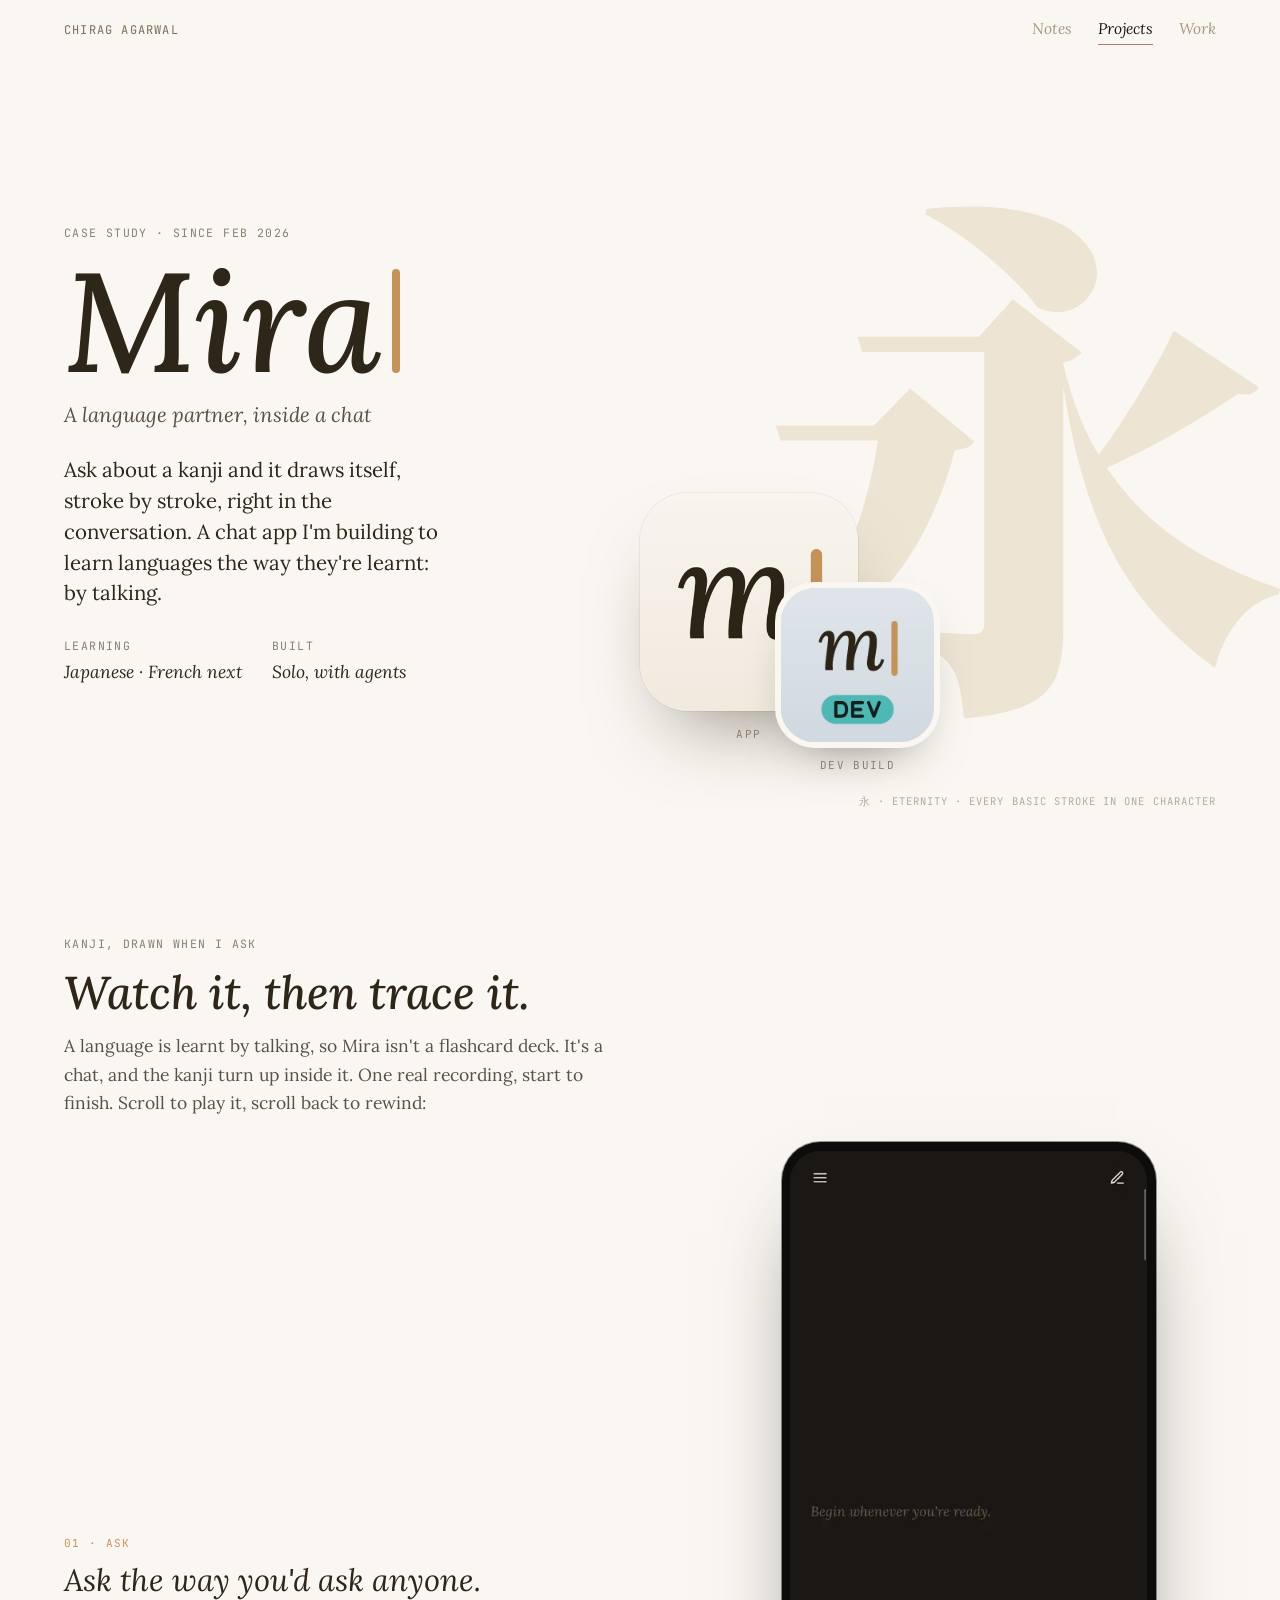
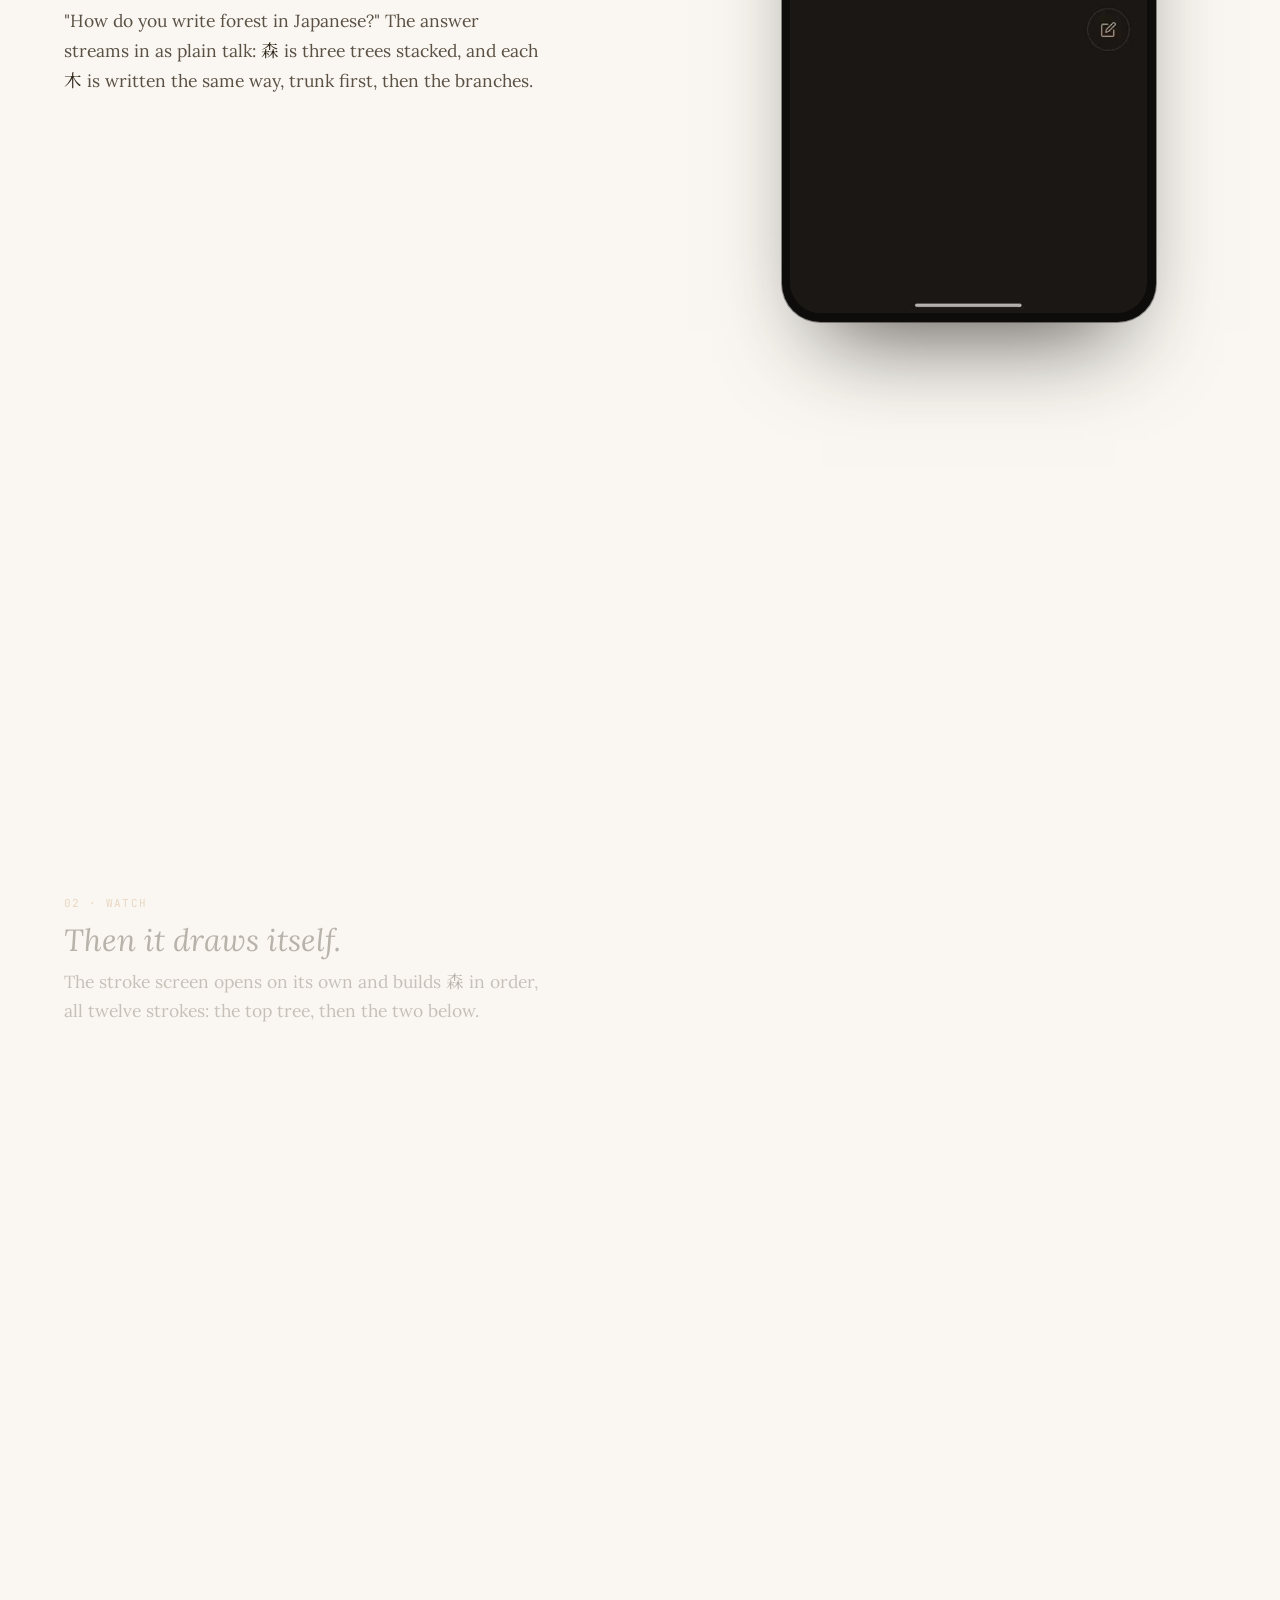
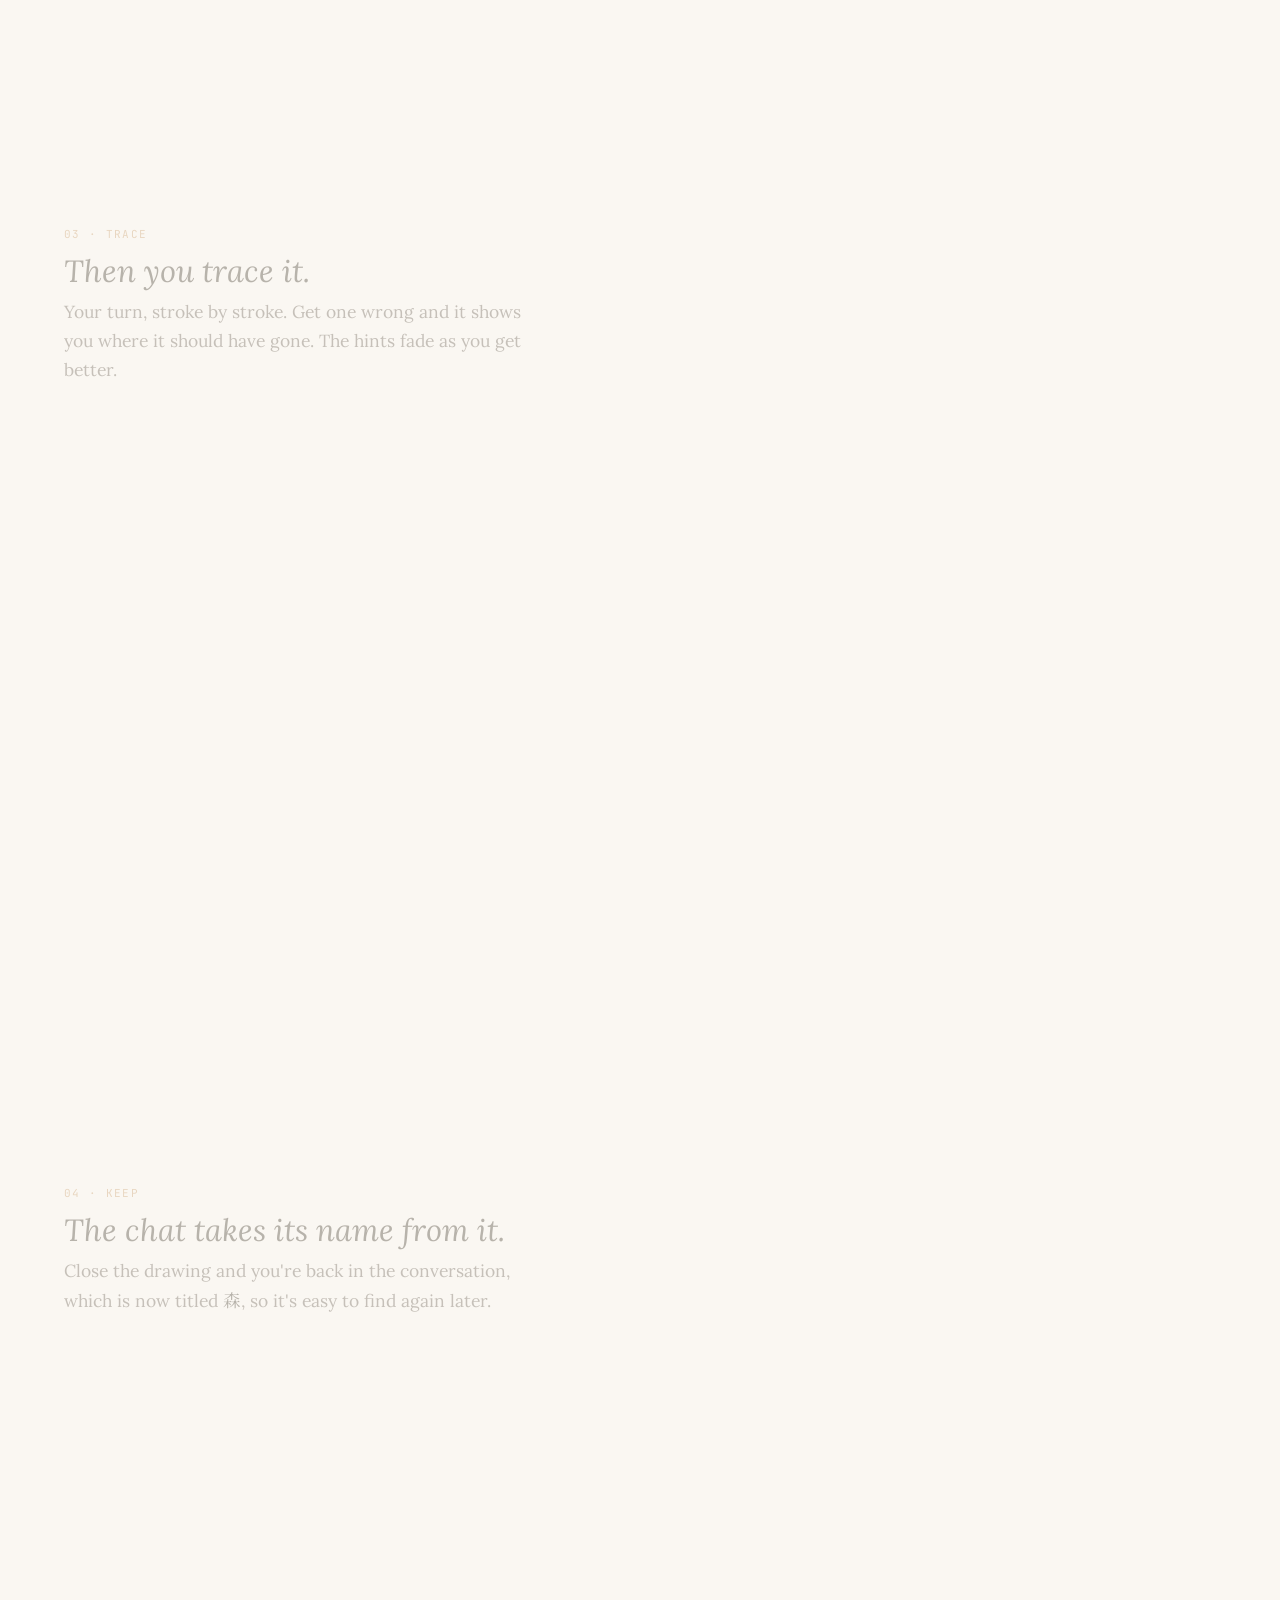
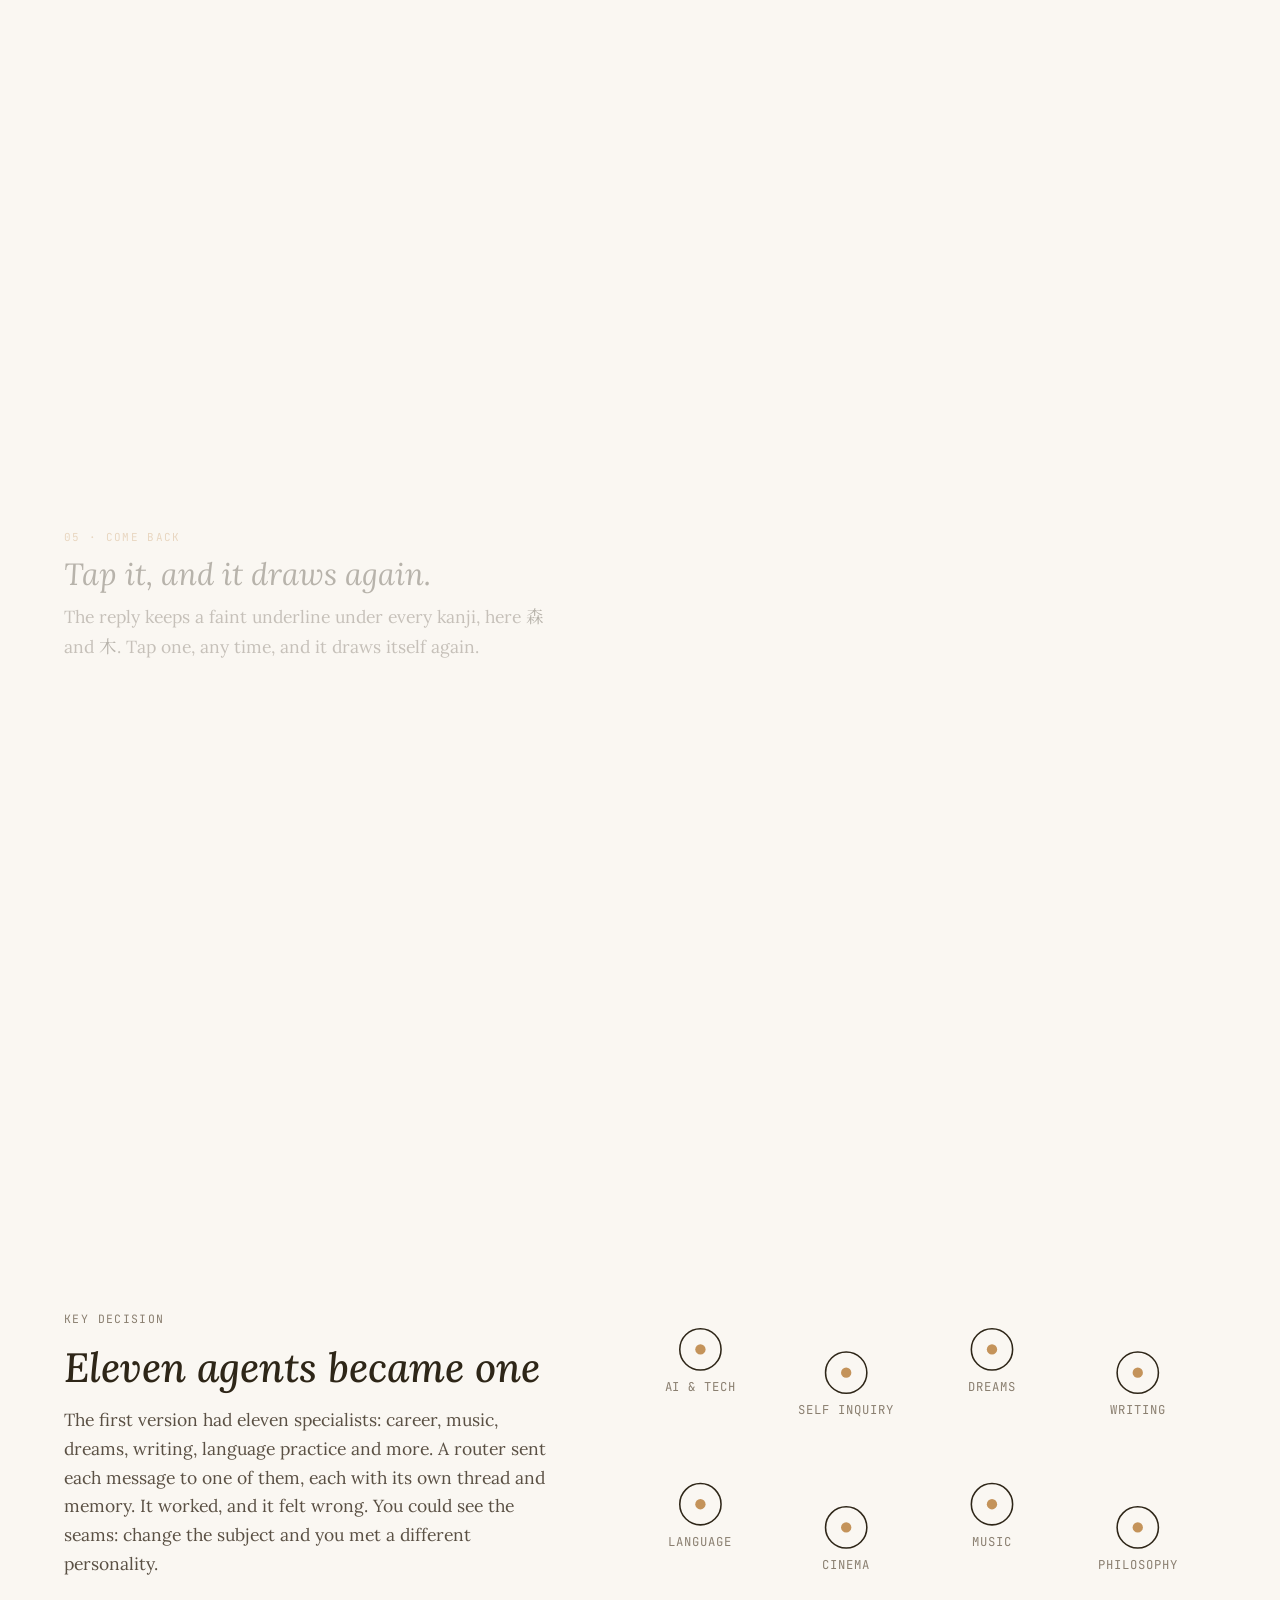
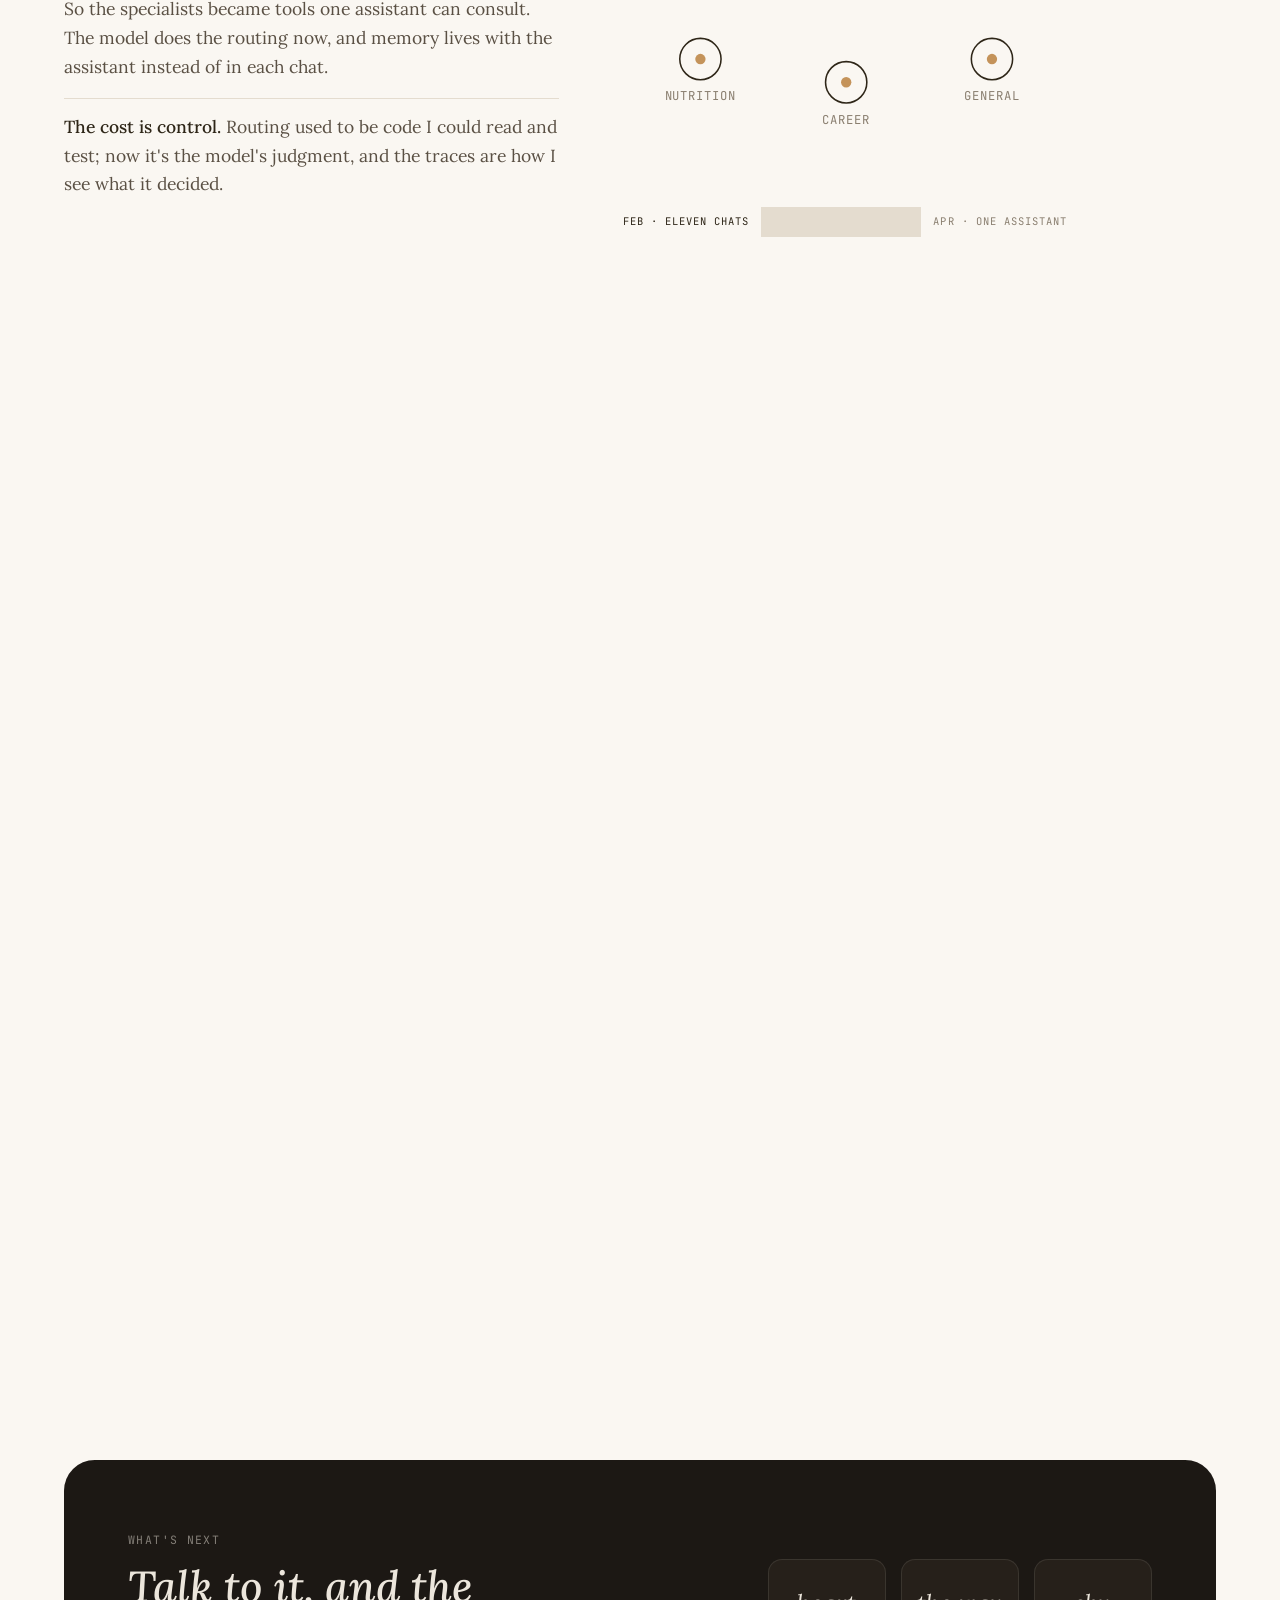
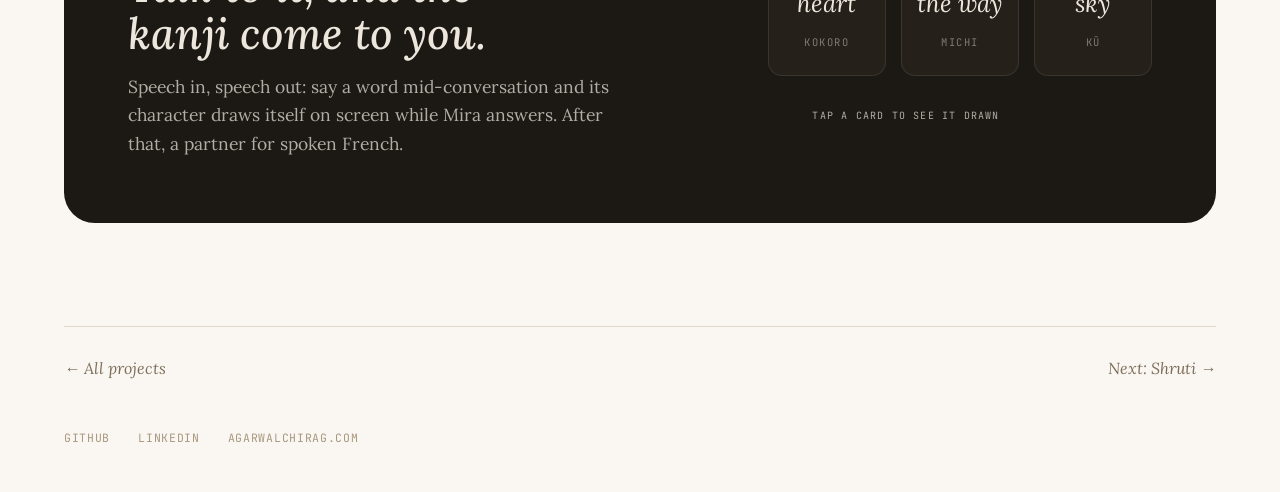
<file: projects/mira/index.html>
<!DOCTYPE html><html lang="en" style="--accent: var(--gold)"> <head><meta charset="utf-8"><meta name="viewport" content="width=device-width, initial-scale=1"><title>Mira · Chirag Agarwal</title><meta name="description" content="A language trainer for Android: kanji drawn stroke by stroke on demand, and a spoken-French partner in the works. Building it is half the point."><link rel="canonical" href="https://agarwalchirag.com/projects/mira/"><meta property="og:title" content="Mira · Chirag Agarwal"><meta property="og:description" content="A language trainer for Android: kanji drawn stroke by stroke on demand, and a spoken-French partner in the works. Building it is half the point."><meta name="theme-color" content="#1C1814"><link rel="preconnect" href="https://fonts.googleapis.com"><link rel="preconnect" href="https://fonts.gstatic.com" crossorigin><link rel="stylesheet" href="https://fonts.googleapis.com/css2?family=Lora:ital,wght@0,400;0,500;0,600;1,400;1,500&family=JetBrains+Mono:wght@400;500&display=swap"><link rel="stylesheet" href="https://fonts.googleapis.com/css2?family=Noto+Serif+JP:wght@400;500;900&display=swap"><style>.cs-mira {
  --paper: #FAF7F2; --paper2: #F3EDE3; --ink: #2E2618; --ink2: #5A5044; --muted: #8A7F70; --ghost: #B4AA9A; --line: #E4DCCF;
  --caramel: #C4935A; --night: #1C1814; --night2: #26201A; --chalk: #ECE6DC;
  --serif: "Lora", Georgia, serif; --mono: "JetBrains Mono", ui-monospace, monospace; --jp: "Noto Serif JP", serif;
  --gutter: clamp(16px, 5vw, 72px);
}
.cs-mira * { box-sizing: border-box; }
.cs-mira { -webkit-text-size-adjust: 100%; }
.cs-mira { margin: 0; background: var(--paper); color: var(--ink); font-family: var(--serif); font-size: 17.5px; line-height: 1.65; overflow-x: clip; }
.cs-mira img, .cs-mira video { max-width: 100%; display: block; }
.cs-mira p { margin: 0; }
.cs-mira h1, .cs-mira h2, .cs-mira h3 { font-weight: 500; font-style: italic; margin: 0; text-wrap: balance; }
.cs-mira .k { font-family: var(--mono); font-size: 11.5px; letter-spacing: .12em; text-transform: uppercase; color: var(--muted); }
.cs-mira .jp { font-family: var(--jp); font-style: normal; }
.cs-mira section { position: relative; }

/* hero */
.cs-mira .hero { display: grid; grid-template-columns: minmax(0, 6fr) minmax(0, 6fr); gap: 40px clamp(32px, 4vw, 64px); align-items: center; padding: clamp(56px, 8vw, 120px) var(--gutter) clamp(56px, 7vw, 100px); min-height: 86vh; overflow: hidden; }
.cs-mira .hero .wm { position: absolute; right: -1vw; top: 50%; transform: translateY(-52%); font-family: var(--jp); font-weight: 900; font-size: clamp(300px, 42vw, 700px); line-height: 1; color: #EEE4D3; pointer-events: none; user-select: none; }
.cs-mira .hero .wmcap { position: absolute; right: var(--gutter); bottom: 22px; font-family: var(--mono); font-size: 10.5px; letter-spacing: .1em; text-transform: uppercase; color: var(--ghost); }
.cs-mira .hero-text { position: relative; }
.cs-mira .hero h1 { font-size: clamp(76px, 11vw, 168px); line-height: .92; display: flex; align-items: center; gap: .08em; margin-top: 10px; }
.cs-mira .caret { display: inline-block; width: .055em; height: .74em; border-radius: 99px; background: var(--caramel); animation: blink 1.1s steps(1) infinite; }
@keyframes blink { 50% { opacity: 0; } }
.cs-mira .hero .tag { font-style: italic; color: var(--ink2); font-size: clamp(18px, 1.6vw, 22px); margin-top: 12px; }
.cs-mira .hero .lede { font-size: clamp(19px, 1.6vw, 23px); line-height: 1.5; max-width: 30ch; margin-top: 24px; }
.cs-mira .facts { display: flex; flex-wrap: wrap; gap: 14px 30px; margin-top: 28px; }
.cs-mira .facts div { display: grid; gap: 2px; }
.cs-mira .facts b { font-weight: 400; font-style: italic; }
.cs-mira .icons { display: flex; align-items: end; justify-self: start; margin-left: -2vw; align-self: end; position: relative; }
.cs-mira .icons figure { margin: 0; display: grid; gap: 14px; justify-items: center; }
.cs-mira .icons img { width: clamp(150px, 17vw, 260px); border-radius: 22%; box-shadow: 0 40px 80px -36px rgba(46,38,24,.55), 0 0 0 1px rgba(46,38,24,.06); }
.cs-mira .icons figure + figure { position: relative; z-index: 1; margin-left: calc(-1 * clamp(56px, 6vw, 92px)); margin-bottom: clamp(-34px, -2.4vw, -18px); }
.cs-mira .icons figure + figure img { width: clamp(110px, 12vw, 184px); box-shadow: 0 0 0 6px var(--paper), 0 24px 50px -22px rgba(46,38,24,.6); }
.cs-mira .icons figcaption { font-family: var(--mono); font-size: 11px; letter-spacing: .12em; color: var(--muted); }

/* shared bands */
.cs-mira .band { padding: clamp(56px, 8vw, 120px) var(--gutter); }

/* the clip wall */
/* phone tour: one real recording, zoomed to whatever the step is about */
.cs-mira .ptour { display: grid; grid-template-columns: minmax(0, 6fr) minmax(0, 5fr); gap: 0 clamp(28px, 5vw, 88px); }
.cs-mira .ptour .head { grid-column: 1 / -1; display: grid; gap: 14px; margin-bottom: clamp(8px, 2vw, 24px); }
.cs-mira .ptour .head h2 { font-size: clamp(32px, 3.6vw, 52px); line-height: 1.08; }
.cs-mira .ptour .head p { color: var(--ink2); max-width: 52ch; }
.cs-mira .psteps { display: grid; }
.cs-mira .pstep { min-height: 105vh; display: grid; align-content: center; gap: 10px; max-width: 44ch; color: var(--ink2); opacity: .32; transition: opacity .45s; }
.cs-mira .pstep.on { opacity: 1; }
.cs-mira .pstep .n { font-family: var(--mono); font-size: 11px; letter-spacing: .12em; color: var(--caramel); }
.cs-mira .pstep h3 { margin: 0; font-weight: 400; font-style: italic; color: var(--ink); font-size: clamp(24px, 2.4vw, 34px); line-height: 1.15; }
.cs-mira .pstep .jp { color: var(--ink); }
.cs-mira .pstage { position: sticky; top: calc(var(--barh, 0px) + max(2vh, (100vh - var(--barh, 0px) - 780px) / 2)); height: min(calc(96vh - var(--barh, 0px)), 780px); display: grid; justify-items: center; align-self: start; grid-row: 2 / span 1; grid-column: 2; }
.cs-mira .phone { height: 100%; aspect-ratio: 540 / 1125; background: #0e0c0a; border-radius: clamp(26px, 3vw, 40px); padding: clamp(7px, .7vw, 10px); box-shadow: 0 50px 90px -40px rgba(28,24,20,.75), 0 0 0 1px rgba(0,0,0,.4); }
.cs-mira .scr { position: relative; width: 100%; height: 100%; overflow: hidden; border-radius: clamp(20px, 2.4vw, 31px); background: var(--night); }
.cs-mira .scr .spot { position: absolute; left: 0; top: 0; z-index: 1; border-radius: 50%; opacity: 0; pointer-events: none; box-shadow: 0 0 0 1.5px rgba(196,147,90,.9), 0 0 0 200vmax rgba(10,8,6,.62); }
.cs-mira .scr video { position: absolute; inset: 0; width: 100%; height: 100%; object-fit: cover; transform-origin: 0 0; will-change: transform; }
.cs-mira .pcap { position: absolute; left: 50%; bottom: clamp(-34px, -3vh, -26px); transform: translateX(-50%); white-space: nowrap; font-family: var(--mono); font-size: 10.5px; letter-spacing: .1em; color: var(--muted); }

/* key decision */
.cs-mira .decide { display: grid; grid-template-columns: minmax(0, 5fr) minmax(0, 6fr); gap: 32px clamp(28px, 5vw, 88px); align-items: center; }
.cs-mira .decide .txt { display: grid; gap: 16px; color: var(--ink2); }
.cs-mira .decide h2 { color: var(--ink); font-size: clamp(30px, 3.2vw, 46px); line-height: 1.1; }
.cs-mira .decide .cost { border-top: 1px solid var(--line); padding-top: 14px; }
.cs-mira .decide .cost b { color: var(--ink); font-weight: 500; }
.cs-mira .merge svg { width: 100%; height: auto; overflow: visible; }
.cs-mira .merge .lab { font-family: var(--mono); font-size: 9.5px; letter-spacing: .08em; fill: var(--muted); }
.cs-mira .merge .spoke { stroke: var(--ghost); stroke-width: 1; }
.cs-mira .dwrap { min-height: 210vh; }
.cs-mira .dwrap .decide { position: sticky; top: max(calc(var(--barh, 0px) + 3vh), calc(50vh - 280px)); }
.cs-mira .mtoggle { display: flex; align-items: center; gap: 12px; margin-top: 10px; font-family: var(--mono); font-size: 10.5px; letter-spacing: .1em; color: var(--muted); }
.cs-mira .mtoggle span[data-m] { transition: color .3s; } .cs-mira .mtoggle span.on { color: var(--ink); }
.cs-mira .mtoggle .bar { flex: 1; max-width: 160px; height: 1.5px; background: var(--line); position: relative; overflow: hidden; }
.cs-mira .mtoggle .bar i { position: absolute; inset: 0; background: var(--caramel); transform-origin: 0 50%; transform: scaleX(0); }

/* grew + next */
.cs-mira .next { background: var(--night); color: var(--chalk); border-radius: clamp(18px, 2.4vw, 32px); margin: 0 var(--gutter) clamp(56px, 8vw, 110px); padding: clamp(36px, 5vw, 72px); display: grid; grid-template-columns: minmax(0, 6fr) minmax(0, 4fr); gap: 30px clamp(28px, 5vw, 80px); align-items: center; }
.cs-mira .next .k { color: rgba(236,230,220,.5); }
.cs-mira .next h2 { font-size: clamp(30px, 3.4vw, 48px); line-height: 1.08; margin-top: 10px; }
.cs-mira .next p { color: rgba(236,230,220,.72); margin-top: 16px; max-width: 46ch; }
.cs-mira .deck { display: grid; grid-template-columns: repeat(3, minmax(0, 1fr)); gap: clamp(10px, 1.2vw, 16px); align-items: start; }
.cs-mira .fc { all: unset; cursor: pointer; display: grid; aspect-ratio: 1; perspective: 900px; -webkit-tap-highlight-color: transparent; }
.cs-mira .fc .face { grid-area: 1 / 1; border-radius: 14px; overflow: hidden; backface-visibility: hidden; -webkit-backface-visibility: hidden; transition: transform .8s cubic-bezier(.3,.7,.2,1); }
.cs-mira .fc .front { display: grid; place-content: center; justify-items: center; gap: 10px; background: var(--night2); box-shadow: inset 0 0 0 1px rgba(236,230,220,.1); color: var(--chalk); }
.cs-mira .fc .front i { font-size: clamp(20px, 1.9vw, 27px); color: var(--chalk); }
.cs-mira .fc .front .rd { font-family: var(--mono); font-size: 10.5px; letter-spacing: .14em; text-transform: uppercase; color: rgba(236,230,220,.45); }
.cs-mira .fc .back { transform: rotateY(180deg); background: var(--night); position: relative; }
.cs-mira .fc .back::after { content: ""; position: absolute; inset: 0; border-radius: inherit; box-shadow: inset 0 0 0 1px rgba(236,230,220,.14); pointer-events: none; }
.cs-mira .fc .back video { display: block; width: 100%; height: 100%; object-fit: cover; }
.cs-mira .fc[aria-pressed="true"] .front { transform: rotateY(-180deg); }
.cs-mira .fc[aria-pressed="true"] .back { transform: rotateY(0); }
.cs-mira .fc:focus-visible .face { box-shadow: inset 0 0 0 1.5px var(--caramel); }
.cs-mira .deckhint { grid-column: 1 / -1; margin: 6px 0 0; text-align: center; font-family: var(--mono); font-size: 10px; letter-spacing: .12em; text-transform: uppercase; color: rgba(236,230,220,.4); }
.cs-mira .notes { padding: 0 var(--gutter) clamp(56px, 7vw, 96px); color: var(--muted); font-size: 15px; }
.cs-mira .notes a { color: var(--ink2); }

@media (prefers-reduced-motion: reduce) { .cs-mira .caret { animation: none; } .cs-mira .fc .face { transition: none; } }
@media (max-width: 860px) {
  .cs-mira .hero, .cs-mira .decide, .cs-mira .next { grid-template-columns: 1fr; }
  .cs-mira .ptour { grid-template-columns: 1fr; } .cs-mira .pstage { grid-row: 2; grid-column: 1; top: var(--barh, 0px); height: 60vh; width: calc(100% + 2 * var(--gutter)); margin: 0 calc(-1 * var(--gutter)); padding: 12px 0 14px; box-sizing: border-box; background: linear-gradient(var(--paper) 88%, rgba(250,247,242,0)); z-index: 3; }
  .cs-mira .psteps { grid-row: 3; padding-bottom: 24vh; } .cs-mira .pstep { min-height: 44vh; }
  .cs-mira .hero { min-height: 0; }
  .cs-mira .icons { margin-left: 0; }
  .cs-mira .icons img { width: 120px; } .cs-mira .icons figure + figure img { width: 88px; }
  .cs-mira .icons figure + figure { margin-left: -36px; margin-bottom: -14px; }
  .cs-mira .dwrap { min-height: 0; } .cs-mira .dwrap .decide { position: static; } .cs-mira .mtoggle { font-size: 9.5px; gap: 8px; }
}
</style> <link rel="stylesheet" href="/_astro/index.ByanwA_w.css"></head> <body> <header class="bar"> <a class="me" href="/">CHIRAG AGARWAL</a> <nav> <a href="/notes/" data-chapter="notes">Notes</a><a href="/projects/" data-chapter="projects" aria-current="page">Projects</a><a href="/work/" data-chapter="work">Work</a> </nav> </header>   <div class="cs cs-mira cs-theme-light"><section class="hero">
  <div class="wm" aria-hidden="true">永</div>
  <p class="wmcap" aria-hidden="true">永 · eternity · every basic stroke in one character</p>
  <div class="hero-text">
    <span class="k">Case study · since Feb 2026</span>
    <h1>Mira<span class="caret" aria-hidden="true"></span></h1>
    <p class="tag">A language partner, inside a chat</p>
    <p class="lede">Ask about a kanji and it draws itself, stroke by stroke, right in the conversation. A chat app I'm building to learn languages the way they're learnt: by talking.</p>
    <div class="facts"><div><span class="k">Learning</span><b>Japanese · French next</b></div><div><span class="k">Built</span><b>Solo, with agents</b></div></div>
  </div>
  <div class="icons"><figure><img src="/case/mira/mira.png" alt="Mira app icon"><figcaption>APP</figcaption></figure><figure><img src="/case/mira/mira-dev.png" alt="Mira Dev icon"><figcaption>DEV BUILD</figcaption></figure></div>
</section>

<section class="band ptour" data-ptour>
  <div class="head">
    <span class="k">Kanji, drawn when I ask</span>
    <h2>Watch it, then trace it.</h2>
    <p>A language is learnt by talking, so Mira isn't a flashcard deck. It's a chat, and the kanji turn up inside it. One real recording, start to finish. Scroll to play it, scroll back to rewind:</p>
  </div>
  <div class="psteps">
    <div class="pstep on" data-t="0 9.08">
      <span class="n">01 · ASK</span>
      <h3>Ask the way you'd ask anyone.</h3>
      <p>"How do you write forest in Japanese?" The answer streams in as plain talk: <span class="jp">森</span> is three trees stacked, and each <span class="jp">木</span> is written the same way, trunk first, then the branches.</p>
    </div>
    <div class="pstep" data-t="9.08 20.76">
      <span class="n">02 · WATCH</span>
      <h3>Then it draws itself.</h3>
      <p>The stroke screen opens on its own and builds <span class="jp">森</span> in order, all twelve strokes: the top tree, then the two below.</p>
    </div>
    <div class="pstep" data-t="20.76 34.43">
      <span class="n">03 · TRACE</span>
      <h3>Then you trace it.</h3>
      <p>Your turn, stroke by stroke. Get one wrong and it shows you where it should have gone. The hints fade as you get better.</p>
    </div>
    <div class="pstep" data-t="34.43 39">
      <span class="n">04 · KEEP</span>
      <h3>The chat takes its name from it.</h3>
      <p>Close the drawing and you're back in the conversation, which is now titled <span class="jp">森</span>, so it's easy to find again later.</p>
    </div>
    <div class="pstep" data-t="39 54.4">
      <span class="n">05 · COME BACK</span>
      <h3>Tap it, and it draws again.</h3>
      <p>The reply keeps a faint underline under every kanji, here <span class="jp">森</span> and <span class="jp">木</span>. Tap one, any time, and it draws itself again.</p>
    </div>
  </div>
  <div class="pstage" aria-label="Mira on a phone: asking for 森, watching it drawn, tracing it, and tapping it again">
    <div class="phone"><div class="scr" data-scr>
      <i class="spot"></i>
      <video data-src="/case/mira/clips/full/flow.mp4" poster="/case/mira/clips/full/flow.jpg" muted playsinline preload="none"></video>
    </div></div>
  </div>
</section>

<section class="band dwrap" data-dwrap>
  <div class="decide">
    <div class="txt">
      <span class="k">Key decision</span>
      <h2>Eleven agents became one</h2>
      <p>The first version had eleven specialists: career, music, dreams, writing, language practice and more. A router sent each message to one of them, each with its own thread and memory. It worked, and it felt wrong. You could see the seams: change the subject and you met a different personality.</p>
      <p>So the specialists became tools one assistant can consult. The model does the routing now, and memory lives with the assistant instead of in each chat.</p>
      <p class="cost"><b>The cost is control.</b> Routing used to be code I could read and test; now it's the model's judgment, and the traces are how I see what it decided.</p>
    </div>
    <div class="merge">
      <svg viewBox="0 0 460 400" role="img" aria-label="Eleven specialist agents, each its own chat, merging into one assistant that uses them as tools" data-merge></svg>
      <div class="mtoggle" aria-hidden="true"><span data-m="0" class="on">FEB · ELEVEN CHATS</span><span class="bar"><i data-mbar></i></span><span data-m="1">APR · ONE ASSISTANT</span></div>
    </div>
  </div>
</section>

<section class="next">
  <div>
    <span class="k">What's next</span>
    <h2>Talk to it, and the kanji come to you.</h2>
    <p>Speech in, speech out: say a word mid-conversation and its character draws itself on screen while Mira answers. After that, a partner for spoken French.</p>
  </div>
  <div class="deck" data-deck>
    <button type="button" class="fc" aria-pressed="false" aria-label="heart: flip to see 心 drawn">
      <span class="face front"><i>heart</i><span class="rd">kokoro</span></span>
      <span class="face back"><video muted playsinline preload="none" poster="/case/mira/clips/kokoro.jpg" data-src="/case/mira/clips/kokoro.mp4"></video></span>
    </button>
    <button type="button" class="fc" aria-pressed="false" aria-label="the way: flip to see 道 drawn">
      <span class="face front"><i>the way</i><span class="rd">michi</span></span>
      <span class="face back"><video muted playsinline preload="none" poster="/case/mira/clips/michi.jpg" data-src="/case/mira/clips/michi.mp4"></video></span>
    </button>
    <button type="button" class="fc" aria-pressed="false" aria-label="sky: flip to see 空 drawn">
      <span class="face front"><i>sky</i><span class="rd">kū</span></span>
      <span class="face back"><video muted playsinline preload="none" poster="/case/mira/clips/kuu.jpg" data-src="/case/mira/clips/kuu.mp4"></video></span>
    </button>
    <p class="deckhint">Tap a card to see it drawn</p>
  </div>
</section>

<!-- Back once the Mira build note exists:
<p class="notes">The agent loop, tracing, and the layouts Mira builds for itself are in the <a href="/notes/…">notes</a>.</p> -->
</div> <nav class="cs-end" aria-label="More case studies"> <a href="/projects/#mira">← All projects</a> <a href="/projects/shruti/">Next: Shruti →</a> </nav> <script>const still = matchMedia('(prefers-reduced-motion: reduce)').matches;
  // Phone tour: scroll is the playhead. Each step owns a stretch of the recording, so scrolling plays it forward,
  // scrolling up plays it back, and the zoom follows the same clock.
  (() => {
    const sec = document.querySelector('[data-ptour]'), steps = [...sec.querySelectorAll('.pstep')], scr = sec.querySelector('[data-scr]'), v = scr.querySelector('video');
    const span = steps.map((s) => s.dataset.t.split(' ').map(Number)), END = span[span.length - 1][1];
    // [time, zoom, x%, y%]: where the camera sits at each moment of the recording.
    const K = [[0, 1, 50, 50], [2.6, 1, 50, 50], [4, 1.1, 50, 45], [8.8, 1.1, 50, 45],
      [9.2, 1.5, 50, 30], [14, 1.5, 50, 30], [17.5, 1, 50, 50], [20.6, 1, 50, 50],
      [20.9, 1.55, 50, 30], [34.3, 1.55, 50, 30],
      [34.5, 1, 50, 50], [END, 1, 50, 50]];
    // [time, strength, x%, y%, radius as % of screen width]: a spotlight for the moments where zooming would cut the text.
    const S = [[34.43, 0, 50, 3.6, 10], [35.2, 1, 50, 3.6, 10], [38.4, 1, 50, 3.6, 10], [39.3, 1, 8.8, 40.2, 6], [41.6, 1, 8.8, 40.2, 6], [42.1, 0, 8.8, 40.2, 6], [END, 0, 8.8, 40.2, 6]];
    const ease = (u) => u < .5 ? 2 * u * u : 1 - (-2 * u + 2) ** 2 / 2;
    const cam = (t, L = K) => {
      let i = L.findIndex((k) => k[0] > t); if (i === -1) return L[L.length - 1]; if (i === 0) return L[0];
      const [t0, ...a] = L[i - 1], [t1, ...b] = L[i], u = ease((t - t0) / (t1 - t0));
      return [t, ...a.map((x, j) => x + (b[j] - x) * u)];
    };
    const spot = scr.querySelector('.spot');
    const spotAt = ([, o, x, y, r]) => {
      const w = scr.clientWidth, d = r / 100 * w * 2;
      spot.style.opacity = o; spot.style.width = spot.style.height = `${d}px`;
      spot.style.transform = `translate(${x / 100 * w - d / 2}px, ${y / 100 * scr.clientHeight - d / 2}px)`;
    };
    const zoom = ([, z, x, y]) => {
      const w = scr.clientWidth, h = scr.clientHeight;
      v.style.transform = z === 1 ? 'none' : `translate(${w / 2 - z * x / 100 * w}px, ${h / 2 - z * y / 100 * h}px) scale(${z})`;
    };
    const target = () => {
      const line = innerWidth > 860 ? innerHeight / 2 : innerHeight * .8;
      let on = 0, t = 0;
      steps.forEach((s, i) => {
        const b = s.getBoundingClientRect();
        if (line >= b.top) { on = i; const u = Math.min(1, (line - b.top) / b.height); t = span[i][0] + u * (span[i][1] - span[i][0]); }
      });
      steps.forEach((s, i) => s.classList.toggle('on', i === on));
      return Math.min(t, END - 0.05);
    };
    let shown = 0, goal = 0, raf = 0;
    const tick = () => {
      shown += (goal - shown) * .35; if (Math.abs(goal - shown) < .01) shown = goal;
      zoom(cam(shown)); spotAt(cam(shown, S));
      if (v.readyState >= 1 && !v.seeking && Math.abs(v.currentTime - shown) > .02) v.currentTime = shown;
      raf = shown === goal ? 0 : requestAnimationFrame(tick);
    };
    const onScroll = () => { goal = target(); if (!raf) raf = requestAnimationFrame(tick); };
    const sync = () => { if (Math.abs(v.currentTime - shown) > .02) v.currentTime = shown; };
    v.addEventListener('seeked', sync); v.addEventListener('loadedmetadata', sync);
    new IntersectionObserver(([e]) => { if (e.isIntersecting && !v.src) { v.preload = 'auto'; v.src = v.dataset.src; } }, { rootMargin: '100% 0px' }).observe(sec);
    addEventListener('scroll', onScroll, { passive: true });
    addEventListener('resize', onScroll);
    onScroll();
  })();
  // Key decision: scroll folds the eleven separate chats into one assistant; scrolling back up pulls them apart again.
  (() => {
    const wrap = document.querySelector('[data-dwrap]'), svg = wrap.querySelector('[data-merge]'), NS = 'http://www.w3.org/2000/svg';
    const names = ['AI & TECH', 'SELF INQUIRY', 'DREAMS', 'WRITING', 'LANGUAGE', 'CINEMA', 'MUSIC', 'PHILOSOPHY', 'NUTRITION', 'CAREER', 'GENERAL'];
    const cx = 230, cy = 200;
    const before = names.map((_, i) => ({ x: 60 + (i % 4) * 113, y: 60 + Math.floor(i / 4) * 120 + (i % 2) * 18 }));
    const after = names.map((_, i) => { const a = (-90 + i * (360 / 11)) * Math.PI / 180; return { x: cx + Math.cos(a) * 150, y: cy + Math.sin(a) * 150 }; });
    const el = (t, a) => { const n = document.createElementNS(NS, t); for (const k in a) n.setAttribute(k, a[k]); return n; };
    const spokes = el('g', {}), nodes = el('g', {});
    const hub = el('g', {});
    hub.append(el('circle', { cx, cy, r: 38, fill: '#2E2618' }), Object.assign(el('text', { x: cx, y: cy + 6, 'text-anchor': 'middle', fill: '#FAF7F2', 'font-family': 'Lora, serif', 'font-style': 'italic', 'font-size': 19 }), { textContent: 'Mira' }));
    const items = names.map((n) => {
      const s = el('path', { class: 'spoke' }), g = el('g', {});
      g.append(el('circle', { cx: 0, cy: 0, r: 16, fill: '#FAF7F2', stroke: '#2E2618', 'stroke-width': 1.2 }), el('circle', { cx: 0, cy: 0, r: 4, fill: '#C4935A' }));
      g.append(Object.assign(el('text', { class: 'lab', x: 0, y: 32, 'text-anchor': 'middle' }), { textContent: n }));
      spokes.append(s); nodes.append(g); return { s, g };
    });
    svg.append(spokes, hub, nodes);
    const marks = [...wrap.querySelectorAll('[data-m]')], bar = wrap.querySelector('[data-mbar]');
    const ease = (u) => u < .5 ? 4 * u ** 3 : 1 - (-2 * u + 2) ** 3 / 2, clamp = (u) => Math.max(0, Math.min(1, u));
    const draw = (p) => {
      hub.setAttribute('opacity', clamp((p - .55) / .3)); hub.setAttribute('transform', `translate(${cx} ${cy}) scale(${.6 + .4 * clamp((p - .55) / .3)}) translate(${-cx} ${-cy})`);
      items.forEach(({ s, g }, i) => {
        const u = ease(clamp((p - i * .025) / .75)), a = before[i], b = after[i];
        const x = a.x + (b.x - a.x) * u, y = a.y + (b.y - a.y) * u, k = clamp((p - .6) / .3);
        g.setAttribute('transform', `translate(${x} ${y}) scale(${1 - .28 * u})`);
        s.setAttribute('d', `M${cx} ${cy}L${cx + (x - cx) * k} ${cy + (y - cy) * k}`);
      });
      bar.style.transform = `scaleX(${p})`;
      marks.forEach((m) => m.classList.toggle('on', (+m.dataset.m === 1) === (p >= .5)));
    };
    // Progress runs from when the section settles in view to just before it leaves.
    const onScroll = () => {
      const r = wrap.getBoundingClientRect(), run = r.height - innerHeight;
      const p = innerWidth > 860 && run > 40 ? clamp(-r.top / (run * .8)) : clamp((innerHeight * .8 - svg.getBoundingClientRect().top) / (innerHeight * .5));
      draw(still ? (p > .5 ? 1 : 0) : p);
    };
    addEventListener('scroll', onScroll, { passive: true }); addEventListener('resize', onScroll); onScroll();
  })();
  // Next: three words from earlier, each flipping over to draw itself. The deck flips through them on its own while in view; a tap flips one by hand.
  (() => {
    const deck = document.querySelector('[data-deck]'), cards = [...deck.querySelectorAll('.fc')];
    const flip = (c, on) => {
      c.setAttribute('aria-pressed', String(on)); const v = c.querySelector('video');
      if (on) { if (!v.src) v.src = v.dataset.src; v.currentTime = 0; if (!still) v.play().catch(() => {}); } else v.pause();
    };
    let inView = false, t = null, step = 0, manual = false;
    const run = () => {
      clearTimeout(t); if (!inView || manual || still) return;
      if (step < cards.length) { flip(cards[step], true); step++; t = setTimeout(run, 4200); }
      else { cards.forEach((c) => flip(c, false)); step = 0; t = setTimeout(run, 2400); }
    };
    cards.forEach((c) => c.addEventListener('click', () => { manual = true; clearTimeout(t); flip(c, c.getAttribute('aria-pressed') !== 'true'); }));
    new IntersectionObserver(([e]) => { inView = e.isIntersecting; if (inView) t = setTimeout(run, 1400); else clearTimeout(t); }, { threshold: 0.5 }).observe(deck);
  })();
</script>  <footer class="foot"> <a href="https://github.com/chirag3103">GITHUB</a> <a href="https://www.linkedin.com/in/agarwal-chirag">LINKEDIN</a> <span>AGARWALCHIRAG.COM</span> </footer> </body></html>
</file>
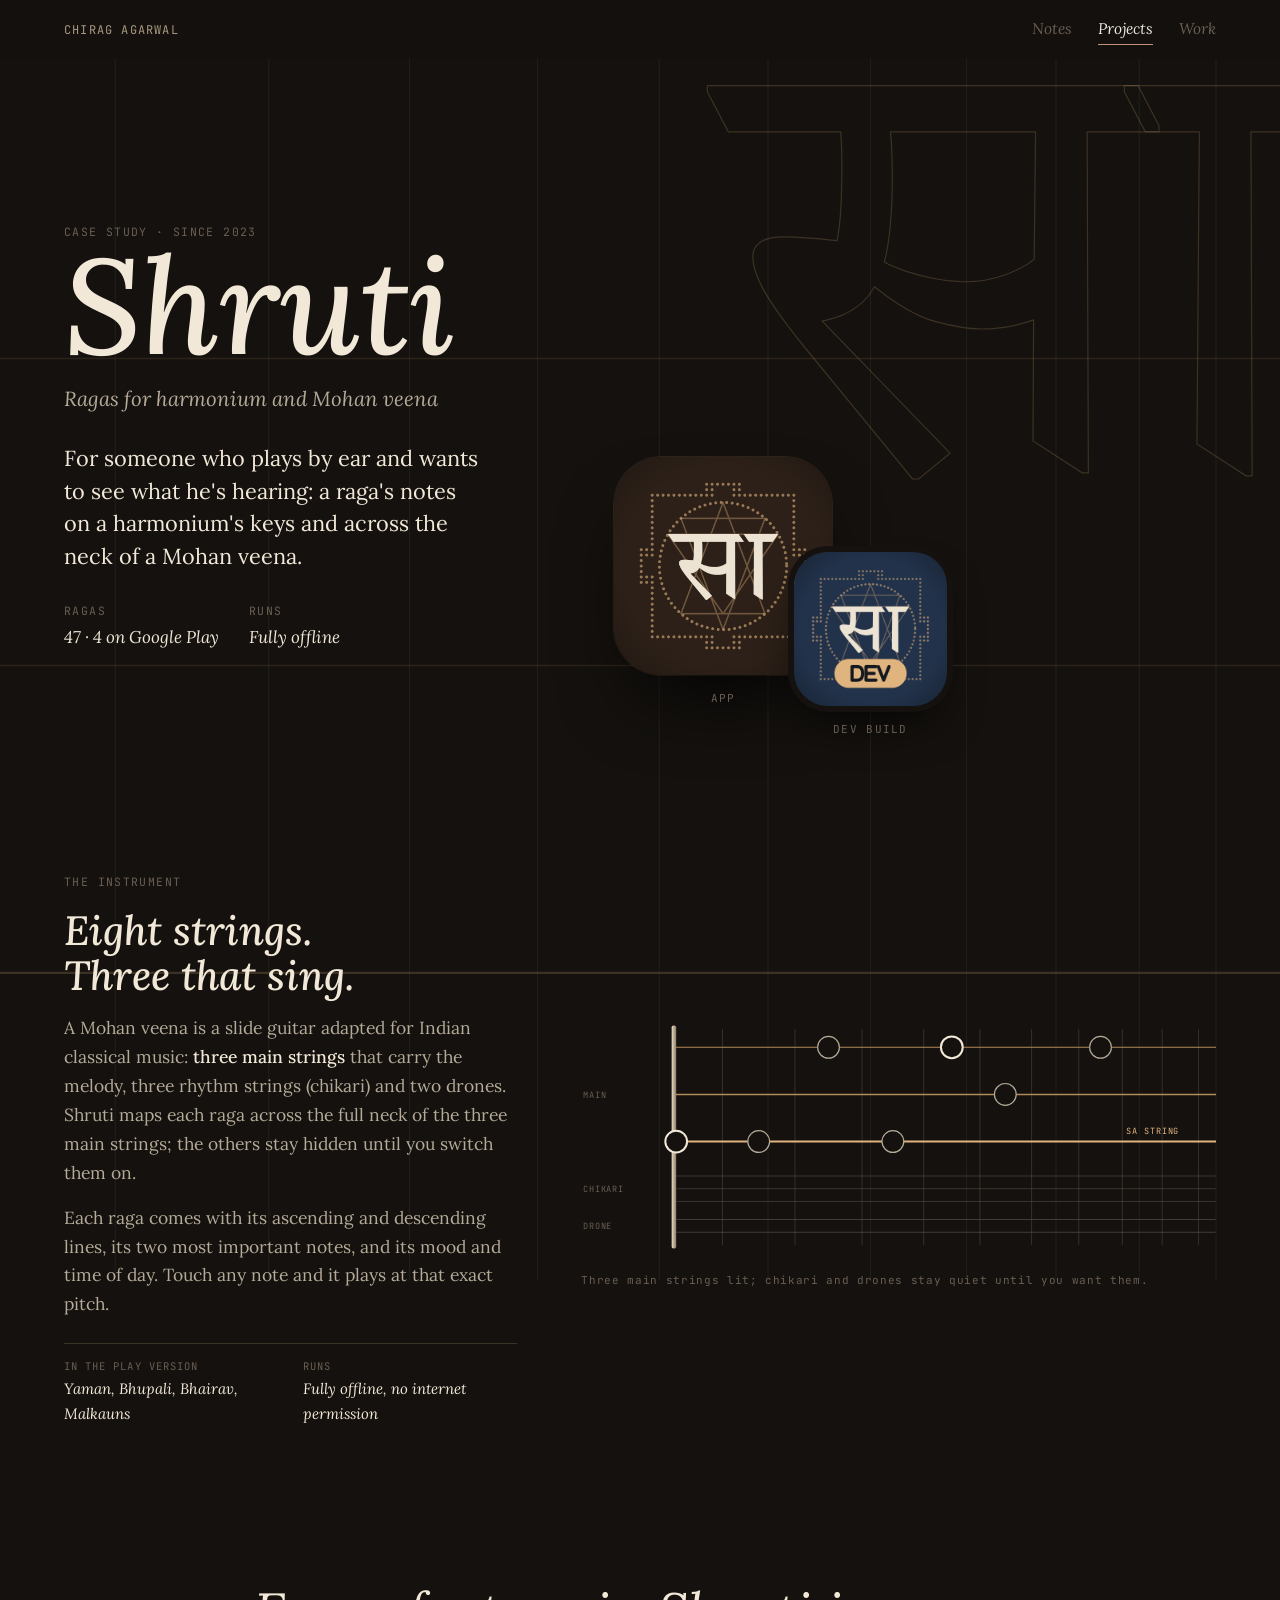
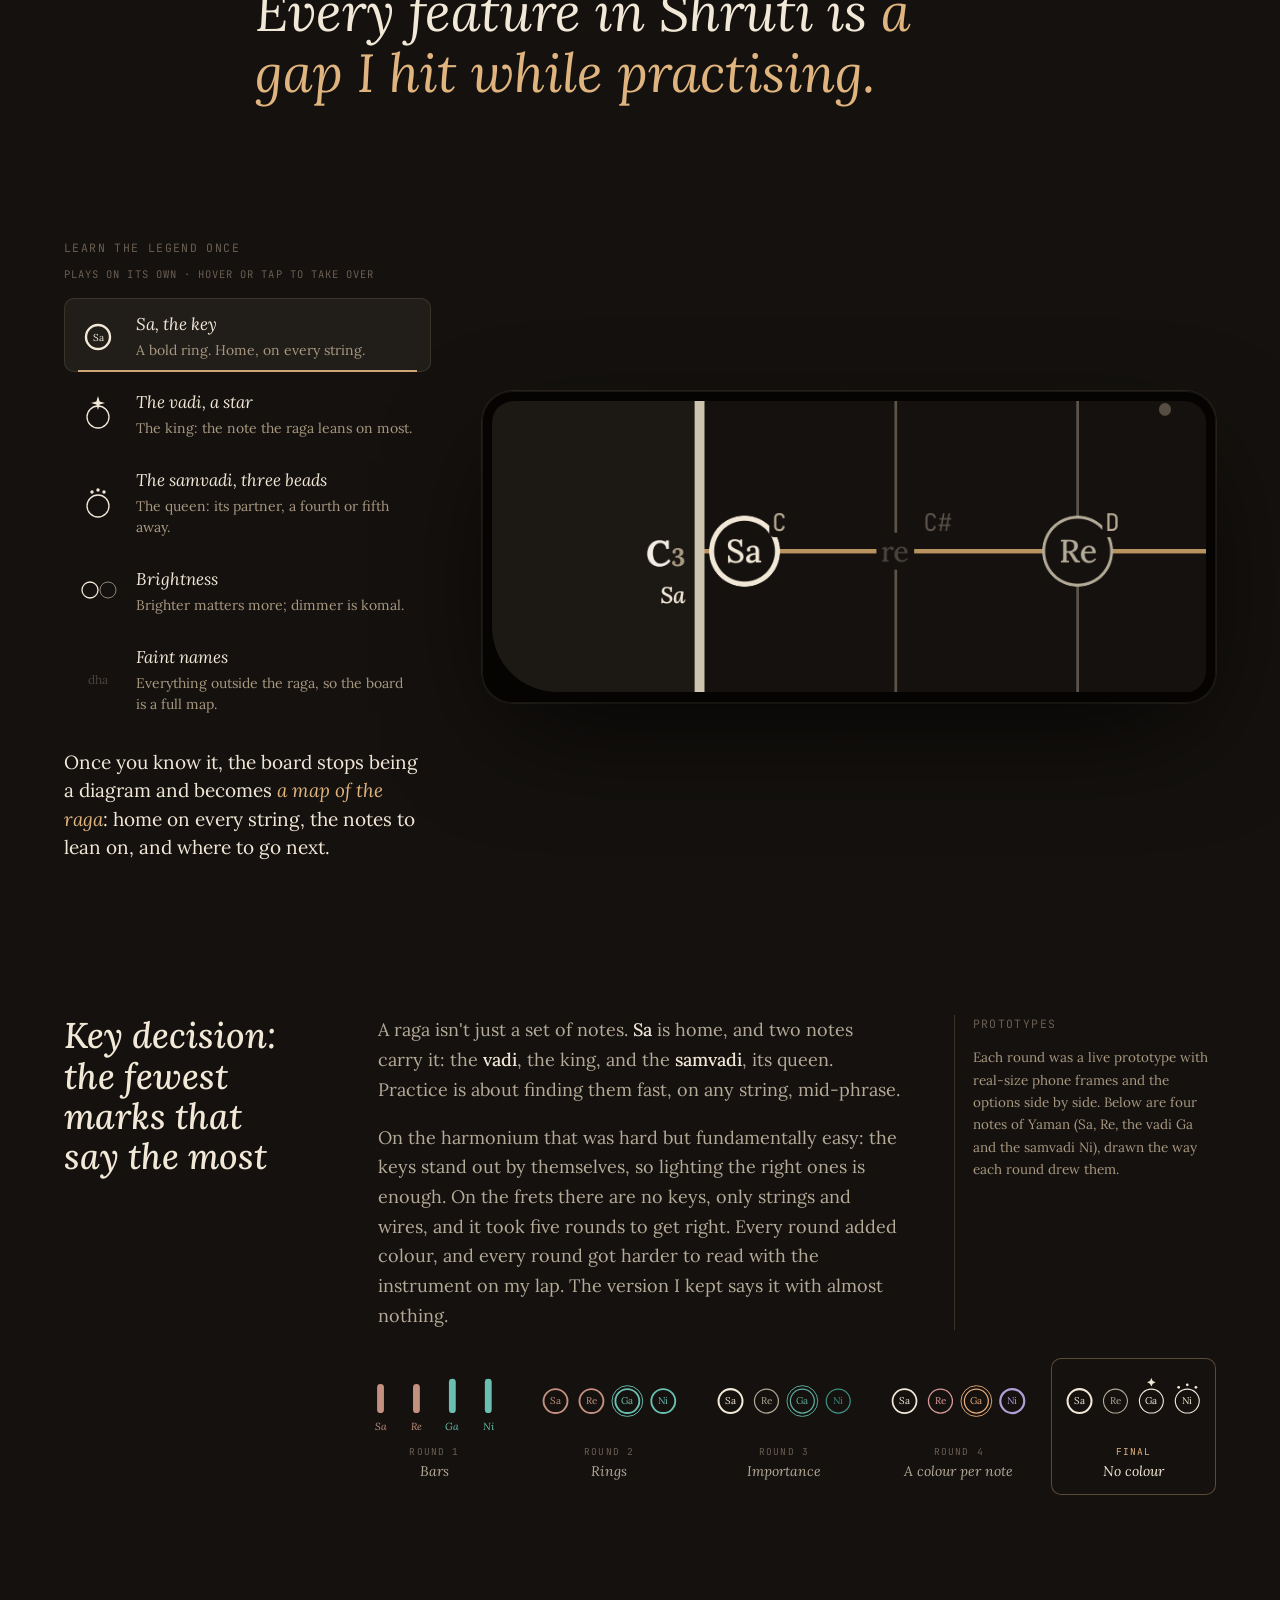
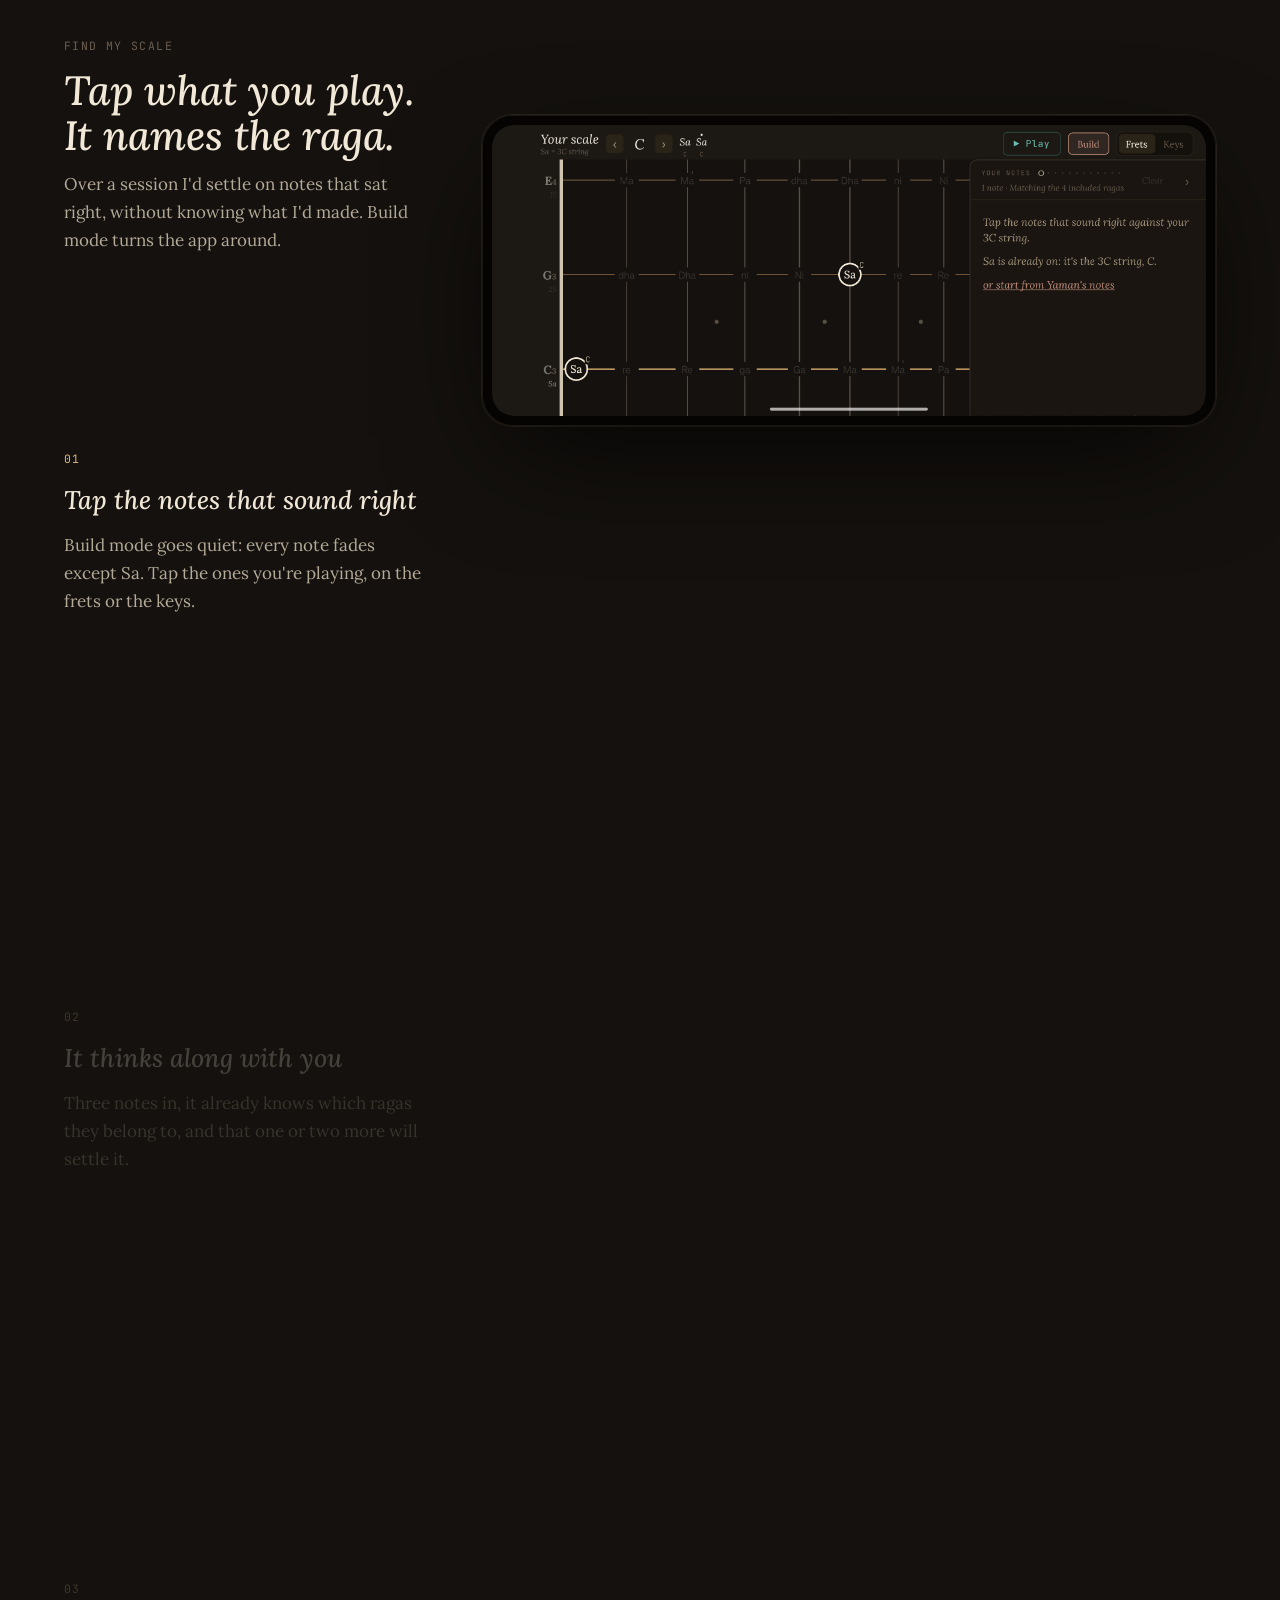
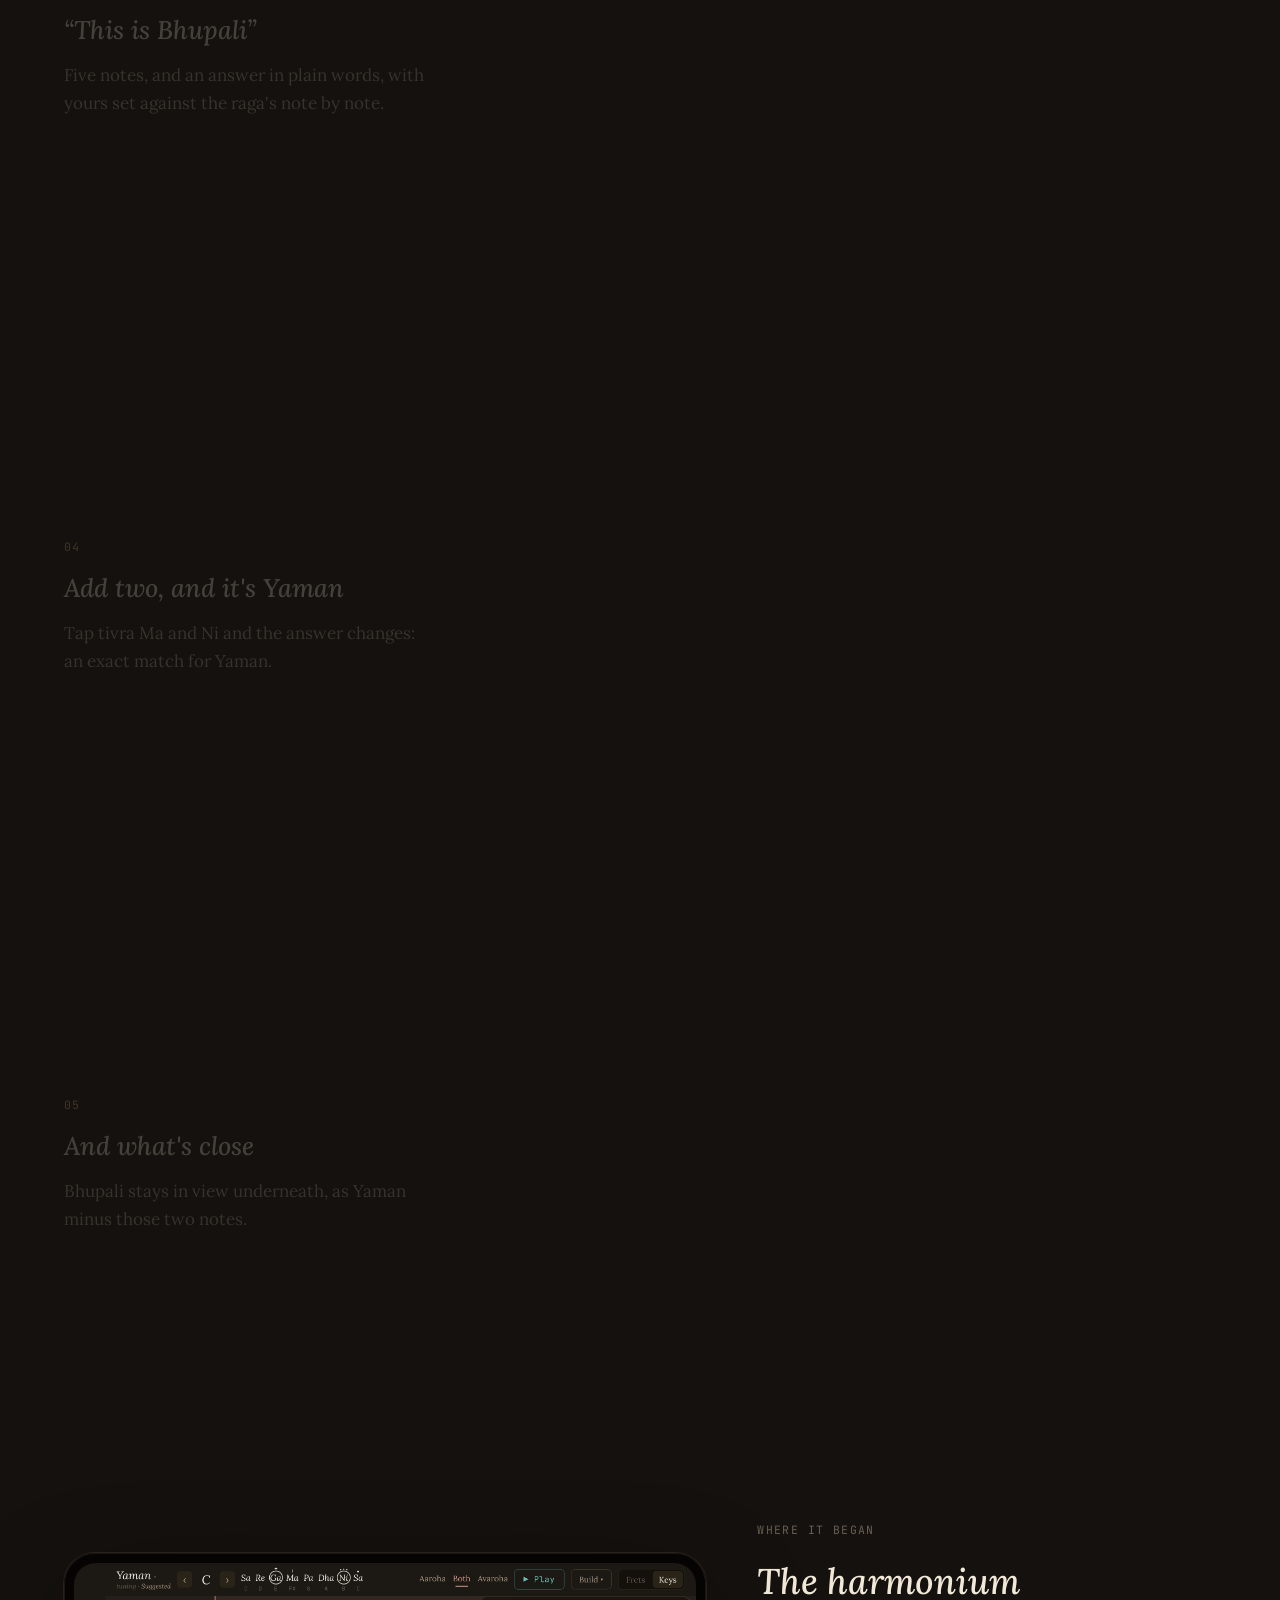
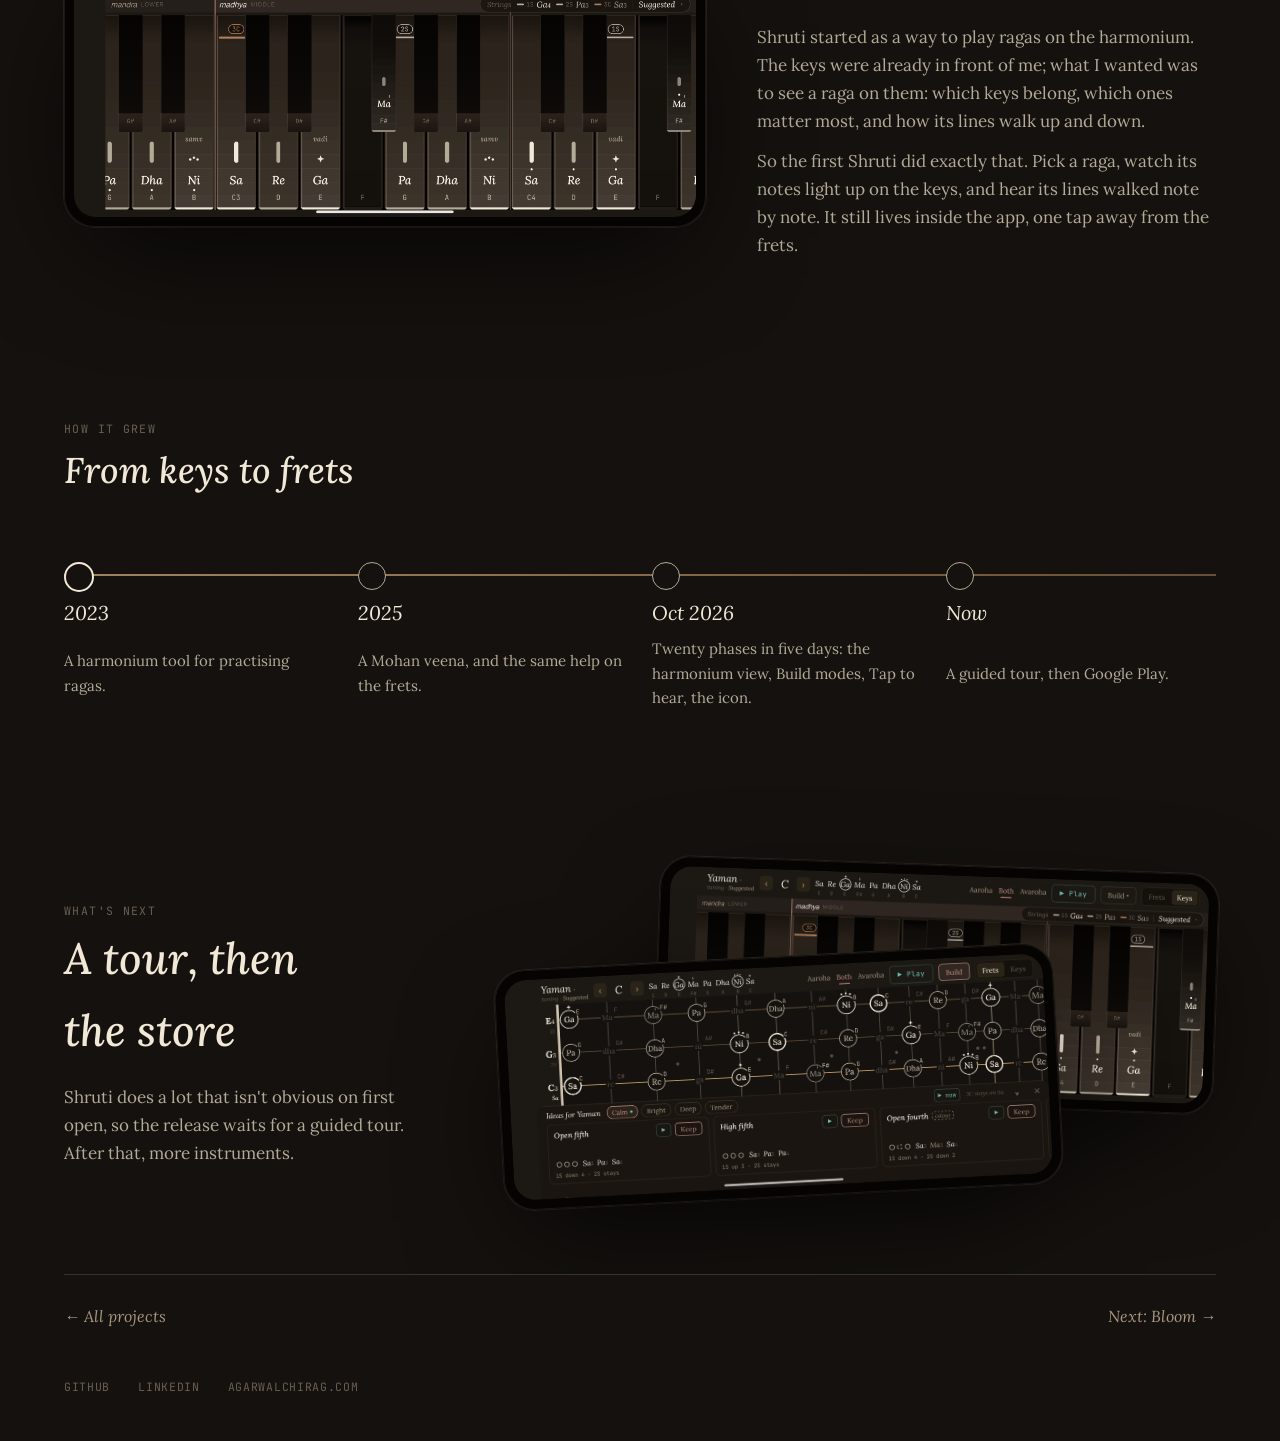
<file: projects/shruti/index.html>
<!DOCTYPE html><html lang="en" style="--accent: var(--coral)"> <head><meta charset="utf-8"><meta name="viewport" content="width=device-width, initial-scale=1"><title>Shruti · Chirag Agarwal</title><meta name="description" content="A raga companion for harmonium and Mohan veena, built for playing by ear: see a raga, hear it, and find out what you're playing. Fully offline."><link rel="canonical" href="https://agarwalchirag.com/projects/shruti/"><meta property="og:title" content="Shruti · Chirag Agarwal"><meta property="og:description" content="A raga companion for harmonium and Mohan veena, built for playing by ear: see a raga, hear it, and find out what you're playing. Fully offline."><meta name="theme-color" content="#1C1814"><link rel="preconnect" href="https://fonts.googleapis.com"><link rel="preconnect" href="https://fonts.gstatic.com" crossorigin><link rel="stylesheet" href="https://fonts.googleapis.com/css2?family=Lora:ital,wght@0,400;0,500;0,600;1,400;1,500&family=JetBrains+Mono:wght@400;500&display=swap"><link rel="stylesheet" href="https://fonts.googleapis.com/css2?family=Tiro+Devanagari+Hindi&display=swap"><style>.cs-shruti {
  --board: #14110E; --bg: #1C1814; --panel: #221C16; --ivory: #F2E8D8; --shuddha: #B4AA98; --komal: #8C8478; --faint: #4A443D;
  --bronze: #8A6A44; --brass: #E0B47E; --coral: #C49080; --teal: #6ABFB0; --line: #3A3428; --muted: #A89880; --ghost: #6A5E52;
  --serif: "Lora", Georgia, serif; --mono: "JetBrains Mono", ui-monospace, monospace; --deva: "Tiro Devanagari Hindi", serif;
  --gutter: clamp(18px, 5vw, 72px);
}
.cs-shruti * { box-sizing: border-box; }
.cs-shruti { -webkit-text-size-adjust: 100%; }
.cs-shruti { margin: 0; background: var(--bg); color: var(--ivory); font-family: var(--serif); font-size: 17px; line-height: 1.65; }
.cs-shruti img { max-width: 100%; display: block; }
.cs-shruti .k { font-family: var(--mono); font-size: 11.5px; letter-spacing: .12em; text-transform: uppercase; color: var(--ghost); }
.cs-shruti h1, .cs-shruti h2, .cs-shruti h3 { font-weight: 500; font-style: italic; margin: 0; text-wrap: balance; }
.cs-shruti p { margin: 0; }

/* Direction switcher */
.cs-shruti .switch { position: sticky; top: 0; z-index: 50; display: flex; flex-wrap: wrap; gap: 8px 18px; align-items: center; padding: 12px var(--gutter); background: rgba(20,17,14,.92); backdrop-filter: blur(8px); border-bottom: 1px solid var(--line); }
.cs-shruti .switch .k { color: var(--muted); }
.cs-shruti .switch button { all: unset; cursor: pointer; font-style: italic; font-size: 15px; color: var(--muted); border: 1px solid var(--line); border-radius: 99px; padding: 4px 14px; }
.cs-shruti .switch button[aria-pressed="true"] { color: var(--ivory); border-color: var(--coral); background: rgba(196,144,128,.12); }
.cs-shruti .switch small { font-family: var(--mono); font-size: 11px; color: var(--ghost); }
.cs-shruti .dir { display: none; }
.cs-shruti .dir.on { display: block; }

/* Shared: a landscape phone */
.cs-shruti .phone { position: relative; border-radius: clamp(18px, 2.4vw, 38px); padding: clamp(6px, .8vw, 12px); background: #050403; box-shadow: 0 40px 120px -30px rgba(0,0,0,.8), 0 0 0 1px #2A241E, inset 0 0 0 1px #1A1612; }
.cs-shruti .phone img { border-radius: clamp(12px, 1.7vw, 28px); }
.cs-shruti .glow { position: absolute; inset: -20% -10%; background: radial-gradient(closest-side, rgba(242,232,216,.10), transparent); z-index: -1; pointer-events: none; }

/* ============ A · THE APP'S CANVAS ============ */
.cs-shruti #A { background: var(--board); position: relative; overflow: hidden; }
.cs-shruti #A .strings { position: fixed; inset: 0; pointer-events: none; z-index: 0; opacity: 0; transition: opacity .3s; }
.cs-shruti #A.on .strings { opacity: 1; }
.cs-shruti #A > section { position: relative; z-index: 1; }
.cs-shruti .a-hero { display: grid; grid-template-columns: minmax(0, 5fr) minmax(0, 8fr); gap: 40px; align-items: center; padding: clamp(48px, 8vw, 120px) 0 clamp(48px, 6vw, 90px) var(--gutter); min-height: 88vh; }
.cs-shruti .a-hero h1 { font-size: clamp(64px, 10vw, 150px); line-height: .95; }
.cs-shruti .a-hero .tag { font-style: italic; font-size: clamp(20px, 2vw, 28px); color: var(--shuddha); margin-top: 18px; }
.cs-shruti .a-hero .lede { margin-top: 28px; max-width: 34ch; color: var(--shuddha); font-size: 18px; }
.cs-shruti .a-hero .facts { display: flex; flex-wrap: wrap; gap: 14px 32px; margin-top: 36px; }
.cs-shruti .a-hero .facts div { display: grid; gap: 2px; }
.cs-shruti .a-hero .facts b { font-weight: 400; font-style: italic; font-size: 16px; }
.cs-shruti .a-hero .icons { display: flex; gap: 14px; align-items: end; margin-bottom: 26px; }
.cs-shruti .a-hero .icons img { width: 64px; border-radius: 15px; }
.cs-shruti .a-hero .icons img + img { width: 44px; border-radius: 11px; opacity: .9; }
.cs-shruti .a-hero .icons span { font-family: var(--mono); font-size: 10px; letter-spacing: .1em; color: var(--ghost); }
.cs-shruti .a-hero .device { position: relative; margin-right: calc(-1 * clamp(40px, 8vw, 160px)); }
.cs-shruti .a-band { padding: clamp(60px, 8vw, 120px) var(--gutter); }
.cs-shruti .a-two { display: grid; grid-template-columns: minmax(0, 4fr) minmax(0, 8fr); gap: 24px clamp(32px, 6vw, 100px); }
.cs-shruti .a-two h2 { font-size: clamp(30px, 3.4vw, 48px); line-height: 1.12; }
.cs-shruti .a-cols { columns: 2 22ch; column-gap: 48px; color: var(--shuddha); }
.cs-shruti .a-cols p + p { margin-top: 16px; }
.cs-shruti .a-feats { display: grid; grid-template-columns: repeat(3, minmax(0, 1fr)); gap: 22px; margin-top: 48px; }
.cs-shruti .a-feat { display: grid; gap: 14px; align-content: start; }
.cs-shruti .crop { position: relative; aspect-ratio: 4 / 3; border-radius: 16px; overflow: hidden; background: #0A0807; box-shadow: 0 0 0 1px #2A241E, 0 30px 60px -30px rgba(0,0,0,.8); }
.cs-shruti .crop img { position: absolute; max-width: none; width: var(--w); left: var(--x); top: var(--y); }
.cs-shruti .a-feat h3 { font-size: 22px; }
.cs-shruti .a-feat p { color: var(--shuddha); font-size: 15.5px; }
.cs-shruti .a-decision { position: relative; min-height: 80vh; display: grid; align-items: end; padding: 0 var(--gutter) clamp(48px, 6vw, 90px); overflow: hidden; }
.cs-shruti .a-decision .zoom { position: absolute; inset: 0; }
.cs-shruti .a-decision .zoom img { position: absolute; max-width: none; width: 340%; left: -150%; top: -3%; opacity: .9; }
.cs-shruti .a-decision .zoom::after { content: ""; position: absolute; inset: 0; background: linear-gradient(90deg, rgba(20,17,14,.97) 0%, rgba(20,17,14,.86) 38%, rgba(20,17,14,.2) 70%, transparent), linear-gradient(0deg, rgba(20,17,14,.9), transparent 40%); }
.cs-shruti .a-decision .text { position: relative; max-width: 520px; display: grid; gap: 18px; }
.cs-shruti .a-decision h2 { font-size: clamp(32px, 3.6vw, 52px); line-height: 1.1; }
.cs-shruti .a-decision p { color: var(--shuddha); }
.cs-shruti .a-timeline { position: relative; display: grid; grid-template-columns: repeat(4, 1fr); gap: 24px; margin-top: 56px; padding-top: 40px; }
.cs-shruti .a-timeline::before { content: ""; position: absolute; left: 0; right: 0; top: 18px; height: 2px; background: linear-gradient(90deg, var(--brass), var(--bronze)); opacity: .7; }
.cs-shruti .a-timeline div { position: relative; display: grid; gap: 8px; }
.cs-shruti .a-timeline div::before { content: ""; position: absolute; top: -34px; left: 0; width: 26px; height: 26px; border-radius: 50%; background: var(--board); border: 1.6px solid var(--shuddha); }
.cs-shruti .a-timeline div:first-child::before { border-width: 2.4px; border-color: var(--ivory); }
.cs-shruti .a-timeline b { font-weight: 400; font-style: italic; font-size: 20px; }
.cs-shruti .a-timeline p { color: var(--shuddha); font-size: 15px; }
.cs-shruti .a-next { display: grid; grid-template-columns: minmax(0, 4fr) minmax(0, 8fr); gap: 32px clamp(32px, 6vw, 100px); align-items: center; }
.cs-shruti .a-next .stack { position: relative; height: clamp(220px, 26vw, 380px); }
.cs-shruti .a-next .stack .phone { position: absolute; width: 78%; }
.cs-shruti .a-next .stack .phone:nth-child(1) { right: 0; top: 0; transform: rotate(2deg); }
.cs-shruti .a-next .stack .phone:nth-child(2) { left: 0; bottom: 0; transform: rotate(-3deg); }

/* ============ B · EDITORIAL SPREAD ============ */
.cs-shruti #B { position: relative; overflow: hidden; }
.cs-shruti .b-hero { position: relative; padding: clamp(60px, 9vw, 140px) var(--gutter) 40px; min-height: 80vh; display: grid; align-content: end; }
.cs-shruti .b-hero .wm { position: absolute; right: -4vw; top: -6vw; font-family: var(--deva); font-size: clamp(260px, 42vw, 680px); line-height: 1; color: transparent; -webkit-text-stroke: 1.2px rgba(224,180,126,.18); pointer-events: none; user-select: none; }
.cs-shruti .b-hero h1 { font-size: clamp(72px, 12vw, 180px); line-height: .9; position: relative; }
.cs-shruti .b-hero .sub { display: grid; grid-template-columns: minmax(0, 6fr) minmax(0, 5fr); gap: 32px; margin-top: 36px; position: relative; }
.cs-shruti .b-hero .lede { font-size: clamp(20px, 1.9vw, 26px); line-height: 1.5; max-width: 30ch; }
.cs-shruti .b-hero .meta { display: grid; gap: 14px; align-content: end; justify-items: start; }
.cs-shruti .b-hero .icons { display: flex; gap: 12px; align-items: end; }
.cs-shruti .b-hero .icons img { width: 72px; border-radius: 17px; box-shadow: 0 16px 40px -16px rgba(0,0,0,.8); }
.cs-shruti .b-hero .icons img + img { width: 52px; border-radius: 12px; }
.cs-shruti .b-bleed { margin: 40px 0; position: relative; }
.cs-shruti .b-bleed .phone { margin: 0 calc(var(--gutter) * .6); }
.cs-shruti .b-grid { display: grid; grid-template-columns: minmax(0, 3fr) minmax(0, 6fr) minmax(0, 3fr); gap: 32px clamp(28px, 4vw, 64px); padding: clamp(40px, 6vw, 90px) var(--gutter); }
.cs-shruti .b-grid h2 { grid-column: 1; font-size: clamp(26px, 2.6vw, 36px); line-height: 1.15; }
.cs-shruti .b-grid .body { grid-column: 2; display: grid; gap: 18px; color: var(--shuddha); font-size: 18px; }
.cs-shruti .b-grid .body strong { color: var(--ivory); font-weight: 500; }
.cs-shruti .b-grid .margin { grid-column: 3; font-size: 13.5px; color: var(--muted); display: grid; gap: 14px; align-content: start; border-left: 1px solid var(--line); padding-left: 18px; }
.cs-shruti .b-pull { padding: clamp(40px, 6vw, 90px) var(--gutter); display: grid; grid-template-columns: minmax(0, 2fr) minmax(0, 10fr); }
.cs-shruti .b-pull blockquote { grid-column: 2; margin: 0; font-style: italic; font-size: clamp(30px, 4.2vw, 64px); line-height: 1.15; max-width: 22ch; }
.cs-shruti .b-pull blockquote span { color: var(--brass); }
.cs-shruti .b-offset { display: grid; grid-template-columns: minmax(0, 5fr) minmax(0, 7fr); gap: 40px; align-items: center; padding: 20px 0 20px var(--gutter); }
.cs-shruti .b-offset .phone { margin-right: calc(-1 * clamp(40px, 6vw, 120px)); }
.cs-shruti .b-offset .cap { display: grid; gap: 12px; }
.cs-shruti .b-offset .cap p { color: var(--shuddha); }
.cs-shruti .b-offset .cap h3 { font-size: 26px; }
.cs-shruti .b-inset { display: grid; grid-template-columns: minmax(0, 7fr) minmax(0, 5fr); gap: 40px; align-items: center; padding: 20px var(--gutter) 20px 0; }
.cs-shruti .b-inset .phone { margin-left: calc(-1 * clamp(40px, 6vw, 120px)); }

/* ============ C · ZOOM (one device, guided by scroll) ============ */
.cs-shruti #C { background: radial-gradient(1200px 600px at 70% 20%, #231C15, var(--board)); }
.cs-shruti .c-hero { padding: clamp(60px, 8vw, 120px) var(--gutter) 20px; display: grid; justify-items: center; text-align: center; gap: 18px; }
.cs-shruti .c-hero .icons { display: flex; gap: 12px; align-items: end; }
.cs-shruti .c-hero .icons img { width: 76px; border-radius: 18px; }
.cs-shruti .c-hero .icons img + img { width: 52px; border-radius: 12px; }
.cs-shruti .c-hero h1 { font-size: clamp(64px, 10vw, 150px); line-height: .95; }
.cs-shruti .c-hero .tag { font-style: italic; color: var(--shuddha); font-size: clamp(18px, 1.8vw, 24px); }
.cs-shruti .c-tour { display: grid; grid-template-columns: minmax(0, 7fr) minmax(0, 4fr); gap: 0 clamp(28px, 4vw, 64px); padding: 20px var(--gutter) 120px; }
.cs-shruti .c-stage { position: sticky; top: 12vh; height: 76vh; display: grid; align-items: center; }
.cs-shruti .c-frame { position: relative; aspect-ratio: 2376 / 970; overflow: hidden; border-radius: clamp(12px, 1.7vw, 28px); background: #050403; }
.cs-shruti .c-frame img { position: absolute; left: 0; top: 0; width: 100%; max-width: none; transform-origin: 0 0; transition: transform .9s cubic-bezier(.2,.7,.2,1), opacity .5s; opacity: 0; }
.cs-shruti .c-frame img.show { opacity: 1; }
.cs-shruti .c-ring { position: absolute; border: 1.5px solid var(--brass); border-radius: 50%; pointer-events: none; opacity: 0; transition: opacity .4s .5s, left .9s, top .9s, width .9s, height .9s; box-shadow: 0 0 0 9999px rgba(10,8,6,.0); }
.cs-shruti .c-steps { display: grid; }
.cs-shruti .c-step { min-height: 78vh; display: grid; align-content: center; gap: 14px; opacity: .25; transition: opacity .4s; }
.cs-shruti .c-step.on { opacity: 1; }
.cs-shruti .c-step h2 { font-size: clamp(26px, 2.6vw, 38px); line-height: 1.15; }
.cs-shruti .c-step p { color: var(--shuddha); font-size: 17.5px; }
.cs-shruti .c-step .k { color: var(--brass); }
.cs-shruti .c-rest { padding: 0 var(--gutter) 100px; display: grid; grid-template-columns: minmax(0, 4fr) minmax(0, 8fr); gap: 32px clamp(32px, 6vw, 100px); }
.cs-shruti .c-rest h2 { font-size: clamp(28px, 3vw, 42px); }
.cs-shruti .c-rest .t { color: var(--shuddha); display: grid; gap: 16px; }

/* ============ D · COMBO: B's words and landing on A's canvas, guided zoom where it earns it ============ */
.cs-shruti #D { background: var(--board); position: relative; overflow: clip; }
.cs-shruti #D .strings { position: fixed; inset: 0; pointer-events: none; z-index: 0; opacity: 0; }
.cs-shruti #D.on .strings { opacity: 1; }
.cs-shruti #D > section { position: relative; z-index: 1; }
.cs-shruti .d-hero { position: relative; display: grid; grid-template-columns: minmax(0, 5fr) minmax(0, 7fr); gap: 40px clamp(32px, 4vw, 64px); align-items: center; padding: clamp(56px, 8vw, 120px) var(--gutter) clamp(56px, 7vw, 100px); min-height: 90vh; }
.cs-shruti .d-hero .wm { position: absolute; left: -3vw; top: -4vw; font-family: var(--deva); font-size: clamp(300px, 46vw, 760px); line-height: 1; color: transparent; -webkit-text-stroke: 1.2px rgba(224,180,126,.16); pointer-events: none; user-select: none; z-index: -1; }
.cs-shruti .d-hero h1 { font-size: clamp(72px, 10.5vw, 160px); line-height: .92; }
.cs-shruti .d-hero .lede { font-size: clamp(19px, 1.7vw, 24px); line-height: 1.5; max-width: 30ch; margin-top: 26px; }
.cs-shruti .d-hero .tag { font-style: italic; color: var(--shuddha); font-size: clamp(18px, 1.6vw, 22px); margin-top: 14px; }
.cs-shruti .d-icons { display: flex; gap: 18px; align-items: end; margin-bottom: 30px; }
.cs-shruti .d-icons figure { margin: 0; display: grid; gap: 6px; justify-items: center; }
.cs-shruti .d-icons img { width: 68px; border-radius: 16px; box-shadow: 0 14px 30px -14px rgba(0,0,0,.9); }
.cs-shruti .d-icons figure + figure img { width: 50px; border-radius: 12px; }
.cs-shruti .d-icons figcaption { font-family: var(--mono); font-size: 9.5px; letter-spacing: .12em; color: var(--ghost); }
.cs-shruti .d-facts { display: flex; flex-wrap: wrap; gap: 14px 30px; margin-top: 30px; }
.cs-shruti .d-facts div { display: grid; gap: 2px; }
.cs-shruti .d-facts b { font-weight: 400; font-style: italic; }
.cs-shruti .d-grid { display: grid; grid-template-columns: minmax(0, 3fr) minmax(0, 6fr) minmax(0, 3fr); gap: 28px clamp(28px, 4vw, 64px); padding: clamp(48px, 6vw, 96px) var(--gutter); }
.cs-shruti .d-grid h2 { font-size: clamp(28px, 2.8vw, 40px); line-height: 1.12; }
.cs-shruti .d-grid .body { display: grid; gap: 18px; color: var(--shuddha); font-size: 18px; align-content: start; }
.cs-shruti .d-grid .body strong { color: var(--ivory); font-weight: 500; }
.cs-shruti .d-grid .margin { font-size: 13.5px; color: var(--muted); display: grid; gap: 12px; align-content: start; border-left: 1px solid var(--line); padding-left: 18px; }
.cs-shruti .d-pull { padding: clamp(40px, 6vw, 90px) var(--gutter); }
.cs-shruti .d-pull blockquote { margin: 0 0 0 16.6%; font-style: italic; font-size: clamp(30px, 4.2vw, 62px); line-height: 1.15; max-width: 22ch; }
.cs-shruti .d-pull blockquote span { color: var(--brass); }
/* evolution strip */
.cs-shruti .d-evo { padding: 0 var(--gutter) clamp(30px, 4vw, 60px); }
.cs-shruti .d-evo .rail { display: grid; grid-template-columns: repeat(5, minmax(0, 1fr)); gap: 14px; }
.cs-shruti .d-evo figure { margin: 0; display: grid; gap: 10px; }
.cs-shruti .d-evo figure img { border-radius: 10px; box-shadow: 0 0 0 1px #2A241E; }
.cs-shruti .d-evo figure.final img { box-shadow: 0 0 0 1.5px var(--brass), 0 20px 50px -20px rgba(224,180,126,.35); }
.cs-shruti .d-evo figcaption { display: grid; gap: 2px; }
.cs-shruti .d-evo figcaption b { font-weight: 400; font-style: italic; font-size: 15.5px; }
.cs-shruti .d-evo figcaption span { font-size: 13px; color: var(--muted); line-height: 1.45; }
.cs-shruti .d-evo .arrow { font-family: var(--mono); font-size: 11px; letter-spacing: .12em; color: var(--ghost); margin-bottom: 14px; }
/* legend explorer */
.cs-shruti .d-legend { display: grid; grid-template-columns: minmax(0, 4fr) minmax(0, 8fr); gap: 32px clamp(28px, 4vw, 64px); padding: clamp(30px, 4vw, 60px) var(--gutter) clamp(48px, 6vw, 96px); align-items: center; }
.cs-shruti .d-legend ul { list-style: none; margin: 0; padding: 0; display: grid; gap: 4px; }
.cs-shruti .d-legend li button { all: unset; box-sizing: border-box; --dwell: 2600ms; cursor: pointer; width: 100%; display: grid; grid-template-columns: 44px minmax(0, 1fr); gap: 2px 14px; align-items: center; padding: 12px 14px; border-radius: 10px; }
.cs-shruti .d-legend li button:hover, .cs-shruti .d-legend li button[aria-pressed="true"] { background: rgba(242,232,216,.06); box-shadow: inset 0 0 0 1px var(--line); }
.cs-shruti .d-legend li button:focus-visible { outline: 1px solid var(--brass); }
.cs-shruti .d-legend li svg { grid-row: span 2; width: 40px; height: 40px; }
.cs-shruti .d-legend li b { font-weight: 400; font-style: italic; font-size: 17px; }
.cs-shruti .d-legend li span { font-size: 14px; color: var(--muted); line-height: 1.45; }
.cs-shruti .d-legend li button { position: relative; overflow: hidden; }
.cs-shruti .d-legend li button::after { content: ""; position: absolute; left: 14px; right: 14px; bottom: 0; height: 1.5px; background: var(--brass); transform: scaleX(0); transform-origin: left; opacity: 0; }
.cs-shruti .d-legend li button.playing::after { opacity: .9; animation: legendfill var(--dwell, 2600ms) linear forwards; }
@keyframes legendfill { to { transform: scaleX(1); } }
.cs-shruti .d-legend .hint { font-family: var(--mono); font-size: 10.5px; letter-spacing: .1em; color: var(--ghost); margin: 6px 0 14px; transition: opacity .4s; }
.cs-shruti .d-legend.touched .hint { opacity: 0; }
.cs-shruti .d-legend .payoff { margin-top: 22px; font-size: 19px; line-height: 1.5; max-width: 34ch; }
.cs-shruti .d-legend .payoff em { color: var(--brass); font-style: italic; }
.cs-shruti .zoomframe { position: relative; aspect-ratio: 2376 / 970; overflow: hidden; border-radius: clamp(12px, 1.7vw, 28px); background: #050403; }
.cs-shruti .zoomframe img { position: absolute; left: 0; top: 0; width: 100%; max-width: none; transform-origin: 0 0; transition: transform .9s cubic-bezier(.2,.7,.2,1), opacity .5s; }
.cs-shruti .zoomframe img.hide { opacity: 0; }
/* guided zoom (scoped to one section) */
.cs-shruti .d-tour { display: grid; grid-template-columns: minmax(0, 4fr) minmax(0, 8fr); gap: 0 clamp(28px, 4vw, 64px); padding: 0 var(--gutter); }
.cs-shruti .d-tour .stage { position: sticky; top: 14vh; height: 72vh; display: grid; align-items: center; grid-column: 2; grid-row: 1; }
.cs-shruti .d-tour .steps { grid-column: 1; grid-row: 1; }
.cs-shruti .d-tour .intro { padding-top: 10vh; display: grid; gap: 12px; }
.cs-shruti .d-tour .intro h2 { font-size: clamp(30px, 3.2vw, 46px); line-height: 1.1; }
.cs-shruti .d-step { min-height: 62vh; display: grid; align-content: center; gap: 10px; opacity: .22; transition: opacity .4s; }
.cs-shruti .d-step.on { opacity: 1; }
.cs-shruti .d-step h3 { font-size: clamp(22px, 2vw, 28px); }
.cs-shruti .d-step p { color: var(--shuddha); }
.cs-shruti .d-step .k { color: var(--brass); }
/* uncut phones, side by side with text */
.cs-shruti .d-pair { display: grid; grid-template-columns: minmax(0, 7fr) minmax(0, 5fr); gap: 40px clamp(32px, 4vw, 64px); align-items: center; padding: clamp(40px, 6vw, 90px) var(--gutter); }
.cs-shruti .d-pair .cap { display: grid; gap: 12px; }
.cs-shruti .d-pair .cap h2 { font-size: clamp(28px, 2.8vw, 40px); }
.cs-shruti .d-pair .cap p { color: var(--shuddha); }
.cs-shruti .d-band { padding: clamp(48px, 6vw, 96px) var(--gutter); }
@supports (animation-timeline: view()) { @media (prefers-reduced-motion: no-preference) {
  .cs-shruti #D .rise { animation: rise linear both; animation-timeline: view(); animation-range: entry 0% entry 35%; }
  @keyframes rise { from { opacity: .2; transform: translateY(28px); } }
} }
@media (max-width: 860px) {
  .cs-shruti .d-hero, .cs-shruti .d-grid, .cs-shruti .d-legend, .cs-shruti .d-tour, .cs-shruti .d-pair { grid-template-columns: 1fr; }
  .cs-shruti .d-grid .margin { border-left: 0; padding-left: 0; border-top: 1px solid var(--line); padding-top: 14px; }
  .cs-shruti .d-pull blockquote { margin-left: 0; }
  .cs-shruti .d-evo .rail { grid-template-columns: none; grid-auto-flow: column; grid-auto-columns: 72%; overflow-x: auto; scroll-snap-type: x mandatory; }
  .cs-shruti .d-evo figure { scroll-snap-align: start; }
  .cs-shruti .d-tour .stage { grid-column: 1; top: 52px; height: auto; padding: 10px 0; background: var(--board); z-index: 2; }
  .cs-shruti .d-tour .steps { grid-row: 2; }
  .cs-shruti .d-step { min-height: 46vh; }
}

.cs-shruti .d-hero { grid-template-columns: minmax(0, 6fr) minmax(0, 6fr); min-height: 82vh; }
.cs-shruti .d-hero .d-icons { align-self: end; justify-content: flex-start; align-items: end; gap: clamp(20px, 3vw, 48px); margin: 0 0 0 -4vw; }
.cs-shruti .d-hero .d-icons img { width: clamp(150px, 17vw, 260px); border-radius: 22%; box-shadow: 0 40px 80px -30px rgba(0,0,0,.95), 0 0 0 1px rgba(224,180,126,.12); }
.cs-shruti .d-hero .d-icons figure + figure img { width: clamp(110px, 12vw, 184px); }
.cs-shruti .d-hero .d-icons figure { gap: 14px; }
.cs-shruti .d-hero .d-icons figcaption { font-size: 11px; }
@media (max-width: 860px) { .cs-shruti .d-hero { grid-template-columns: 1fr; } .cs-shruti .d-hero .d-icons { justify-content: start; margin-left: 0; } .cs-shruti .d-hero .d-icons img { width: 120px; } .cs-shruti .d-hero .d-icons figure + figure img { width: 88px; } }
.cs-shruti .d-hero .wm { left: auto; right: -2vw; top: 0; transform: translateY(-9%); font-size: clamp(320px, 48vw, 800px); -webkit-text-stroke: 1.2px rgba(224,180,126,.2); }
.cs-shruti .d-hero-text { max-width: 640px; }
/* Hero: the dev build overlaps the app icon's corner */
.cs-shruti .d-hero .d-icons figure + figure { position: relative; z-index: 1; margin-left: calc(-1 * clamp(56px, 6vw, 92px)); margin-bottom: clamp(-34px, -2.4vw, -18px); }
.cs-shruti .d-hero .d-icons figure + figure img { box-shadow: 0 0 0 6px var(--board), 0 24px 50px -18px rgba(0,0,0,.95); }
@media (max-width: 860px) { .cs-shruti .d-hero .d-icons figure + figure { margin-left: -36px; margin-bottom: -14px; } }
.cs-shruti .d-inst { display: grid; grid-template-columns: minmax(0, 5fr) minmax(0, 7fr); gap: 32px clamp(32px, 5vw, 88px); align-items: center; padding: clamp(40px, 6vw, 90px) var(--gutter); }
.cs-shruti .d-inst .txt { display: grid; gap: 16px; }
.cs-shruti .d-inst h2 { font-size: clamp(30px, 3.2vw, 46px); line-height: 1.1; }
.cs-shruti .d-inst p { color: var(--shuddha); font-size: 17.5px; }
.cs-shruti .d-inst strong { color: var(--ivory); font-weight: 500; }
.cs-shruti .mini { margin: 8px 0 0; display: grid; grid-template-columns: 1fr 1fr; gap: 12px 24px; border-top: 1px solid var(--line); padding-top: 14px; }
.cs-shruti .mini dt { font-family: var(--mono); font-size: 10.5px; letter-spacing: .1em; text-transform: uppercase; color: var(--ghost); }
.cs-shruti .mini dd { margin: 2px 0 0; font-style: italic; font-size: 15px; }
.cs-shruti .veena { margin: 0; display: grid; gap: 10px; }
.cs-shruti .veena svg { width: 100%; height: auto; }
.cs-shruti .veena figcaption { font-family: var(--mono); font-size: 11px; letter-spacing: .06em; color: var(--ghost); }
.cs-shruti .d-reveal { position: relative; padding: 0 var(--gutter) clamp(40px, 6vw, 90px); display: grid; gap: 14px; justify-items: center; }
.cs-shruti .d-reveal .phone { width: min(1180px, 100%); }
.cs-shruti .octaves { display: grid; grid-template-columns: repeat(5, minmax(0, 1fr)); gap: 10px; max-width: 920px; margin-left: 25%; }
.cs-shruti .oct { display: grid; gap: 8px; justify-items: center; padding: 14px 8px 12px; border-radius: 10px; }
.cs-shruti .oct.final { box-shadow: inset 0 0 0 1px rgba(224,180,126,.35); }
.cs-shruti .oct svg { width: 100%; max-width: 150px; height: auto; }
.cs-shruti .oct .lab { display: grid; gap: 1px; justify-items: center; text-align: center; }
.cs-shruti .oct .lab .k { color: var(--ghost); font-size: 9.5px; }
.cs-shruti .oct.final .lab .k { color: var(--brass); }
.cs-shruti .oct .lab b { font-weight: 400; font-style: italic; font-size: 14px; color: var(--shuddha); }
.cs-shruti .oct.final .lab b { color: var(--ivory); }
@media (max-width: 860px) { .cs-shruti .d-inst { grid-template-columns: 1fr; } .cs-shruti .octaves { margin-left: 0; grid-template-columns: none; grid-auto-flow: column; grid-auto-columns: 38%; overflow-x: auto; } }

.cs-shruti .note { margin: 0 var(--gutter); padding: 18px 0 60px; border-top: 1px solid var(--line); font-family: var(--mono); font-size: 11.5px; letter-spacing: .04em; color: var(--ghost); }

@media (max-width: 860px) {
  .cs-shruti .a-hero, .cs-shruti .a-two, .cs-shruti .a-next, .cs-shruti .b-hero .sub, .cs-shruti .b-offset, .cs-shruti .b-inset, .cs-shruti .c-tour, .cs-shruti .c-rest { grid-template-columns: 1fr; }
  .cs-shruti .a-hero { padding-right: var(--gutter); min-height: 0; }
  .cs-shruti .a-hero .device, .cs-shruti .b-offset .phone, .cs-shruti .b-inset .phone { margin: 0; }
  .cs-shruti .b-offset, .cs-shruti .b-inset { padding: 20px var(--gutter); }
  .cs-shruti .a-feats { grid-template-columns: 1fr; }
  .cs-shruti .a-timeline { grid-template-columns: 1fr 1fr; row-gap: 56px; }
  .cs-shruti .b-grid { grid-template-columns: 1fr; }
  .cs-shruti .b-grid h2, .cs-shruti .b-grid .body, .cs-shruti .b-grid .margin { grid-column: 1; }
  .cs-shruti .b-pull { grid-template-columns: 1fr; } .cs-shruti .b-pull blockquote { grid-column: 1; }
  .cs-shruti .c-stage { top: 56px; height: auto; padding: 12px 0; background: var(--board); z-index: 2; }
  .cs-shruti .c-step { min-height: 60vh; }
}
</style> <link rel="stylesheet" href="/_astro/index.ByanwA_w.css"></head> <body> <header class="bar"> <a class="me" href="/">CHIRAG AGARWAL</a> <nav> <a href="/notes/" data-chapter="notes">Notes</a><a href="/projects/" data-chapter="projects" aria-current="page">Projects</a><a href="/work/" data-chapter="work">Work</a> </nav> </header>   <div class="cs cs-shruti cs-theme-dark"><main class="dir on" id="D">
  <svg class="strings" aria-hidden="true" preserveAspectRatio="none" viewBox="0 0 100 100">
    <g stroke="#8A6A44" stroke-width=".12" opacity=".2"><line x1="0" y1="28" x2="100" y2="28"/><line x1="0" y1="52" x2="100" y2="52"/></g>
    <line x1="0" y1="76" x2="100" y2="76" stroke="#E0B47E" stroke-width=".18" opacity=".2"/>
    <g stroke="#5C5349" stroke-width=".06" opacity=".3"><line x1="9" y1="0" x2="9" y2="100"/><line x1="21" y1="0" x2="21" y2="100"/><line x1="32" y1="0" x2="32" y2="100"/><line x1="42" y1="0" x2="42" y2="100"/><line x1="51.5" y1="0" x2="51.5" y2="100"/><line x1="60" y1="0" x2="60" y2="100"/><line x1="68" y1="0" x2="68" y2="100"/><line x1="75.5" y1="0" x2="75.5" y2="100"/><line x1="82.5" y1="0" x2="82.5" y2="100"/><line x1="89" y1="0" x2="89" y2="100"/><line x1="95" y1="0" x2="95" y2="100"/></g>
  </svg>

  <section class="d-hero">
    <div class="wm" aria-hidden="true">सा</div>
    <div class="d-hero-text">
      <span class="k">Case study · since 2023</span>
      <h1>Shruti</h1>
      <p class="tag">Ragas for harmonium and Mohan veena</p>
      <p class="lede">For someone who plays by ear and wants to see what he's hearing: a raga's notes on a harmonium's keys and across the neck of a Mohan veena.</p>
      <div class="d-facts"><div><span class="k">Ragas</span><b>47 · 4 on Google Play</b></div><div><span class="k">Runs</span><b>Fully offline</b></div></div>
    </div>
    <div class="d-icons"><figure><img src="/case/shruti/shruti.png" alt="Shruti app icon"><figcaption>APP</figcaption></figure><figure><img src="/case/shruti/shruti-dev.png" alt="Shruti Dev icon"><figcaption>DEV BUILD</figcaption></figure></div>
  </section>

  <section class="d-inst rise">
    <div class="txt">
      <span class="k">The instrument</span>
      <h2>Eight strings. Three that sing.</h2>
      <p>A Mohan veena is a slide guitar adapted for Indian classical music: <strong>three main strings</strong> that carry the melody, three rhythm strings (chikari) and two drones. Shruti maps each raga across the full neck of the three main strings; the others stay hidden until you switch them on.</p>
      <p>Each raga comes with its ascending and descending lines, its two most important notes, and its mood and time of day. Touch any note and it plays at that exact pitch.</p>
      <dl class="mini"><div><dt>In the Play version</dt><dd>Yaman, Bhupali, Bhairav, Malkauns</dd></div><div><dt>Runs</dt><dd>Fully offline, no internet permission</dd></div></dl>
    </div>
    <figure class="veena" aria-label="The Mohan veena's eight strings: three main strings lit on top, then three chikari and two drone strings faint below">
      <svg viewBox="-60 4 700 276" role="img">
        <defs><linearGradient id="nut" x1="0" x2="1"><stop offset="0" stop-color="#E9DCC0"/><stop offset="1" stop-color="#8A7C6A"/></linearGradient></defs>
        <g stroke="#3A342F" stroke-width="1">
          <line x1="96" y1="24" x2="96" y2="262"/><line x1="176" y1="24" x2="176" y2="262"/><line x1="250" y1="24" x2="250" y2="262"/><line x1="318" y1="24" x2="318" y2="262"/><line x1="380" y1="24" x2="380" y2="262"/><line x1="437" y1="24" x2="437" y2="262"/><line x1="489" y1="24" x2="489" y2="262"/><line x1="537" y1="24" x2="537" y2="262"/><line x1="581" y1="24" x2="581" y2="262"/><line x1="621" y1="24" x2="621" y2="262"/>
        </g>
        <rect x="40" y="20" width="5" height="246" rx="2" fill="url(#nut)"/>
        <g font-family="JetBrains Mono, monospace" font-size="9.5" letter-spacing="1" fill="#6A5E52">
          <text x="-58" y="100">MAIN</text><text x="-58" y="204">CHIKARI</text><text x="-58" y="245">DRONE</text>
        </g>
        <g stroke-linecap="round">
          <line x1="45" y1="44" x2="640" y2="44" stroke="#B08A5A" stroke-width="1.3"/>
          <line x1="45" y1="96" x2="640" y2="96" stroke="#B08A5A" stroke-width="1.7"/>
          <line x1="45" y1="148" x2="640" y2="148" stroke="#E0B47E" stroke-width="2.2"/>
        </g>
        <g stroke="#5A5249" stroke-width=".9" opacity=".7"><line x1="45" y1="186" x2="640" y2="186"/><line x1="45" y1="200" x2="640" y2="200"/><line x1="45" y1="214" x2="640" y2="214"/></g>
        <g stroke="#5A5249" stroke-width="1.1" opacity=".7"><line x1="45" y1="234" x2="640" y2="234"/><line x1="45" y1="248" x2="640" y2="248"/></g>
        <g font-family="Lora, Georgia, serif" font-size="12" fill="#F2E8D8">
          <g fill="#14110E" stroke="#B4AA98" stroke-width="1.3"><circle cx="136" cy="148" r="12"/><circle cx="284" cy="148" r="12"/><circle cx="408" cy="96" r="12"/><circle cx="213" cy="44" r="12"/><circle cx="513" cy="44" r="12"/></g>
          <g fill="#14110E" stroke="#F2E8D8" stroke-width="2.2"><circle cx="45" cy="148" r="12"/><circle cx="349" cy="44" r="12"/></g>
        </g>
        <g font-family="JetBrains Mono, monospace" font-size="9.5" letter-spacing="1" fill="#E0B47E"><text x="600" y="140" text-anchor="end">SA STRING</text></g>
      </svg>
      <figcaption>Three main strings lit; chikari and drones stay quiet until you want them.</figcaption>
    </figure>
  </section>

  <section class="d-pull rise"><blockquote>Every feature in Shruti is <span>a gap I hit while practising.</span></blockquote></section>
  <section class="d-legend rise">
    <div>
      <span class="k">Learn the legend once</span>
      <p class="hint">PLAYS ON ITS OWN · HOVER OR TAP TO TAKE OVER</p>
      <ul data-legend>
        <li><button type="button" data-x="278" data-y="815" data-z="3"><svg viewBox="0 0 40 40" aria-hidden="true"><circle cx="20" cy="22" r="12" fill="none" stroke="#F2E8D8" stroke-width="2.4"/><text x="20" y="26" text-anchor="middle" font-family="Lora" font-size="10" fill="#F2E8D8">Sa</text></svg><b>Sa, the key</b><span>A bold ring. Home, on every string.</span></button></li>
        <li><button type="button" data-x="893" data-y="790" data-z="3"><svg viewBox="0 0 40 40" aria-hidden="true"><circle cx="20" cy="24" r="11" fill="none" stroke="#F2E8D8" stroke-width="1.3"/><path d="M20 3 L21.6 8.4 L27 10 L21.6 11.6 L20 17 L18.4 11.6 L13 10 L18.4 8.4Z" fill="#F2E8D8"/></svg><b>The vadi, a star</b><span>The king: the note the raga leans on most.</span></button></li>
        <li><button type="button" data-x="1694" data-y="790" data-z="3"><svg viewBox="0 0 40 40" aria-hidden="true"><circle cx="20" cy="24" r="11" fill="none" stroke="#F2E8D8" stroke-width="1.3"/><circle cx="14" cy="10" r="1.7" fill="#F2E8D8"/><circle cx="20" cy="8" r="1.7" fill="#F2E8D8"/><circle cx="26" cy="10" r="1.7" fill="#F2E8D8"/></svg><b>The samvadi, three beads</b><span>The queen: its partner, a fourth or fifth away.</span></button></li>
        <li><button type="button" data-x="900" data-y="480" data-z="1.9"><svg viewBox="0 0 40 40" aria-hidden="true"><circle cx="12" cy="20" r="8" fill="none" stroke="#F2E8D8" stroke-width="1.3"/><circle cx="30" cy="20" r="8" fill="none" stroke="#8C8478" stroke-width="1"/></svg><b>Brightness</b><span>Brighter matters more; dimmer is komal.</span></button></li>
        <li><button type="button" data-x="1188" data-y="485" data-z="1"><svg viewBox="0 0 40 40" aria-hidden="true"><text x="20" y="25" text-anchor="middle" font-family="Lora" font-size="12" fill="#4A443D">dha</text></svg><b>Faint names</b><span>Everything outside the raga, so the board is a full map.</span></button></li>
      </ul>
      <p class="payoff">Once you know it, the board stops being a diagram and becomes <em>a map of the raga</em>: home on every string, the notes to lean on, and where to go next.</p>
    </div>
    <div class="phone"><div class="zoomframe" data-legendframe><img src="/case/shruti/01-frets-yaman.png" alt="The final fretboard, zooming to each mark in the legend"></div></div>
  </section>


  <section class="d-grid rise" style="padding-bottom:28px">
    <h2>Key decision: the fewest marks that say the most</h2>
    <div class="body"><p>A raga isn't just a set of notes. <strong>Sa</strong> is home, and two notes carry it: the <strong>vadi</strong>, the king, and the <strong>samvadi</strong>, its queen. Practice is about finding them fast, on any string, mid-phrase.</p><p>On the harmonium that was hard but fundamentally easy: the keys stand out by themselves, so lighting the right ones is enough. On the frets there are no keys, only strings and wires, and it took five rounds to get right. Every round added colour, and every round got harder to read with the instrument on my lap. The version I kept says it with almost nothing.</p></div>
    <aside class="margin"><span class="k">Prototypes</span><p>Each round was a live prototype with real-size phone frames and the options side by side. Below are four notes of Yaman (Sa, Re, the vadi Ga and the samvadi Ni), drawn the way each round drew them.</p></aside>
  </section>
  <section class="d-evo rise">
    <div class="octaves" data-octaves></div>
  </section>

  <section class="d-tour">
    <div class="steps">
      <div class="intro rise"><span class="k">Find my scale</span><h2>Tap what you play. It names the raga.</h2><p style="color:var(--shuddha)">Over a session I'd settle on notes that sat right, without knowing what I'd made. Build mode turns the app around.</p></div>
      <div class="d-step" data-img="0" data-x="1188" data-y="485" data-z="1"><span class="k">01</span><h3>Tap the notes that sound right</h3><p>Build mode goes quiet: every note fades except Sa. Tap the ones you're playing, on the frets or the keys.</p></div>
      <div class="d-step" data-img="1" data-x="1960" data-y="330" data-z="2"><span class="k">02</span><h3>It thinks along with you</h3><p>Three notes in, it already knows which ragas they belong to, and that one or two more will settle it.</p></div>
      <div class="d-step" data-img="2" data-x="1960" data-y="400" data-z="2"><span class="k">03</span><h3>“This is Bhupali”</h3><p>Five notes, and an answer in plain words, with yours set against the raga's note by note.</p></div>
      <div class="d-step" data-img="3" data-x="1960" data-y="400" data-z="2"><span class="k">04</span><h3>Add two, and it's Yaman</h3><p>Tap tivra Ma and Ni and the answer changes: an exact match for Yaman.</p></div>
      <div class="d-step" data-img="3" data-x="1880" data-y="760" data-z="2.2"><span class="k">05</span><h3>And what's close</h3><p>Bhupali stays in view underneath, as Yaman minus those two notes.</p></div>
    </div>
    <div class="stage"><div class="phone"><div class="zoomframe" data-tourframe><img src="/case/shruti/05-build-seq-1.png" alt="Build mode just opened: only Sa is lit"><img class="hide" src="/case/shruti/05-build-seq-2.png" alt="Sa, Re and Ga tapped: the panel lists the ragas they fit"><img class="hide" src="/case/shruti/05-build-seq-3.png" alt="Five notes tapped: This is Bhupali"><img class="hide" src="/case/shruti/05-build-seq-4.png" alt="Tivra Ma and Ni added: This is Yaman, with Bhupali nearby"></div></div></div>
  </section>

  <section class="d-pair rise">
    <div class="phone"><img src="/case/shruti/02-keys-yaman.png" alt="Shruti's harmonium view: raga Yaman on the keys"></div>
    <div class="cap"><span class="k">Where it began</span><h2>The harmonium</h2><p>Shruti started as a way to play ragas on the harmonium. The keys were already in front of me; what I wanted was to see a raga on them: which keys belong, which ones matter most, and how its lines walk up and down.</p><p>So the first Shruti did exactly that. Pick a raga, watch its notes light up on the keys, and hear its lines walked note by note. It still lives inside the app, one tap away from the frets.</p></div>
  </section>

  <section class="d-band rise">
    <span class="k">How it grew</span><h2 style="font-size:clamp(28px,2.8vw,40px)">From keys to frets</h2>
    <div class="a-timeline">
      <div><b>2023</b><p>A harmonium tool for practising ragas.</p></div>
      <div><b>2025</b><p>A Mohan veena, and the same help on the frets.</p></div>
      <div><b>Oct 2026</b><p>Twenty phases in five days: the harmonium view, Build modes, Tap to hear, the icon.</p></div>
      <div><b>Now</b><p>A guided tour, then Google Play.</p></div>
    </div>
  </section>

  <section class="d-band rise">
    <div class="a-next">
      <div><span class="k">What's next</span><h2 style="font-size:clamp(30px,3.4vw,48px)">A tour, then the store</h2><p style="color:var(--shuddha);margin-top:16px">Shruti does a lot that isn't obvious on first open, so the release waits for a guided tour. After that, more instruments.</p></div>
      <div class="stack"><div class="phone"><img src="/case/shruti/02-keys-yaman.png" alt=""></div><div class="phone"><img src="/case/shruti/04-build-tuning-ideas.png" alt=""></div></div>
    </div>
  </section>
</main>
</div> <nav class="cs-end" aria-label="More case studies"> <a href="/projects/#shruti">← All projects</a> <a href="/projects/bloom/">Next: Bloom →</a> </nav> <script>// D: zoom helper, legend explorer and the scoped guided tour.
  const zoomTo = (frame, x0, y0, z) => {
    const fw = frame.clientWidth, fh = frame.clientHeight, k = fw / 2376;
    let tx = fw / 2 - z * x0 * k, ty = fh / 2 - z * y0 * k;
    tx = Math.min(0, Math.max(fw - fw * z, tx)); ty = Math.min(0, Math.max(fh - fh * z, ty));
    frame.querySelectorAll('img').forEach((im) => { im.style.transform = `translate(${tx}px, ${ty}px) scale(${z})`; });
  };
  const lf = document.querySelector('[data-legendframe]');
  const lbtns = [...document.querySelectorAll('[data-legend] button')];
  const pick = (b) => { lbtns.forEach((x) => x.setAttribute('aria-pressed', String(x === b))); zoomTo(lf, +b.dataset.x, +b.dataset.y, +b.dataset.z); };
  // Autoplay: cycles the marks while the legend is in view; any hover, tap or focus takes over, and it resumes after a pause.
  const lsec = document.querySelector('.d-legend'), DWELL = 2600, RESUME = 4000;
  let li = 0, ltimer = null, lresume = null, lvisible = false;
  const still = matchMedia('(prefers-reduced-motion: reduce)').matches;
  const play = () => {
    clearTimeout(ltimer); if (!lvisible || still) return;
    const b = lbtns[li % lbtns.length]; pick(b);
    lbtns.forEach((x) => x.classList.remove('playing')); void b.offsetWidth; b.classList.add('playing');
    ltimer = setTimeout(() => { li++; play(); }, DWELL);
  };
  const takeOver = (b) => {
    clearTimeout(ltimer); clearTimeout(lresume); lsec.classList.add('touched');
    lbtns.forEach((x) => x.classList.remove('playing')); pick(b); li = lbtns.indexOf(b) + 1;
  };
  const release = () => { clearTimeout(lresume); lresume = setTimeout(play, RESUME); };
  lbtns.forEach((b) => { b.addEventListener('click', () => takeOver(b)); b.addEventListener('mouseenter', () => takeOver(b)); b.addEventListener('focus', () => takeOver(b)); });
  document.querySelector('[data-legend]').addEventListener('mouseleave', release);
  document.querySelector('[data-legend]').addEventListener('focusout', release);
  new IntersectionObserver(([e]) => { lvisible = e.isIntersecting; if (lvisible) play(); else { clearTimeout(ltimer); clearTimeout(lresume); } }, { threshold: 0.55 }).observe(lsec);
  pick(lbtns[0]);
  const tf = document.querySelector('[data-tourframe]');
  const dsteps = [...document.querySelectorAll('.d-step')];
  const dFocus = () => {
    const mid = innerHeight / 2; let best = null, bd = Infinity;
    dsteps.forEach((s) => { const r = s.getBoundingClientRect(); const d = Math.abs(r.top + r.height / 2 - mid); if (d < bd) { bd = d; best = s; } });
    if (best) { dsteps.forEach((s) => s.classList.toggle('on', s === best)); [...tf.querySelectorAll('img')].forEach((im, i) => im.classList.toggle('hide', i !== +best.dataset.img)); zoomTo(tf, +best.dataset.x, +best.dataset.y, +best.dataset.z); }
  };
  addEventListener('scroll', dFocus, { passive: true });
  addEventListener('resize', dFocus);
  dFocus();

  // Key decision: one octave of Yaman, drawn the way each design round drew it.
  (() => {
    const host = document.querySelector('[data-octaves]'); if (!host) return;
    const SOL = ['Sa','re','Re','ga','Ga','Ma','Ma','Pa','dha','Dha','ni','Ni'];
    const UP = [0,2,4,6,7,9,11], SHOW = [0, 2, 4, 11], V = 4, SV = 11, ALT = new Set([1,3,6,8,10]);
    const SW = { 0:'#F2E8D8', 2:'#D99A9A', 4:'#E3A877', 6:'#B9D3A8', 7:'#F2E8D8', 9:'#8FB2D6', 11:'#B09ED6' };
    const rounds = [
      { k: 'Round 1', n: 'Bars', d: 'Where the notes are, coloured by kind.', draw: (i, on, cx, cy) => {
          if (!on) return `<circle cx="${cx}" cy="${cy}" r="2" fill="#3A3530"/>`;
          const kind = i === V || i === SV ? '#6ABFB0' : ALT.has(i) ? '#7898B8' : '#C49080', h = i === V || i === SV ? 40 : ALT.has(i) ? 26 : 34;
          return `<rect x="${cx-4}" y="${cy+14-h}" width="8" height="${h}" rx="4" fill="${kind}"/><text x="${cx}" y="${cy+34}" text-anchor="middle" font-size="12" font-style="italic" fill="${kind}">${SOL[i]}</text>`; } },
      { k: 'Round 2', n: 'Rings', d: 'A note becomes a ring, still coloured by kind.', draw: (i, on, cx, cy) => {
          if (!on) return `<circle cx="${cx}" cy="${cy}" r="2" fill="#3A3530"/>`;
          const c = i === V || i === SV ? '#6ABFB0' : ALT.has(i) ? '#7898B8' : '#C49080';
          return `<circle cx="${cx}" cy="${cy}" r="14" fill="#14110E" stroke="${c}" stroke-width="2.2"/>${i === V ? `<circle cx="${cx}" cy="${cy}" r="18" fill="none" stroke="${c}" stroke-width="1.1"/>` : ''}<text x="${cx}" y="${cy+4}" text-anchor="middle" font-size="11.5" fill="${c}">${SOL[i]}</text>`; } },
      { k: 'Round 3', n: 'Importance', d: 'Brighter for what matters; the pair still teal.', draw: (i, on, cx, cy) => {
          if (!on) return `<circle cx="${cx}" cy="${cy}" r="2" fill="#3A3530"/>`;
          const c = i === V ? '#5FB0A2' : i === SV ? '#3F8F84' : i === 0 ? '#F2E8D8' : '#B4AA98', w = i === 0 ? 2.4 : 1.4;
          return `<circle cx="${cx}" cy="${cy}" r="14" fill="#14110E" stroke="${c}" stroke-width="${w}"/>${i === V ? `<circle cx="${cx}" cy="${cy}" r="18" fill="none" stroke="${c}" stroke-width="1.1"/>` : ''}<text x="${cx}" y="${cy+4}" text-anchor="middle" font-size="11.5" fill="${c}">${SOL[i]}</text>`; } },
      { k: 'Round 4', n: 'A colour per note', d: 'Learnable, but a rainbow to read mid-phrase.', draw: (i, on, cx, cy) => {
          if (!on) return `<circle cx="${cx}" cy="${cy}" r="2" fill="#3A3530"/>`;
          const c = SW[i], w = i === 0 || i === 7 ? 2 : 1.5;
          return `<circle cx="${cx}" cy="${cy}" r="14" fill="#14110E" stroke="${c}" stroke-width="${i === SV ? 2.6 : w}"/>${i === V ? `<circle cx="${cx}" cy="${cy}" r="18" fill="none" stroke="${c}" stroke-width="1.1"/>` : ''}<text x="${cx}" y="${cy+4}" text-anchor="middle" font-size="11.5" fill="${c}">${SOL[i]}</text>`; } },
      { k: 'Final', n: 'No colour', d: 'Ivory, brightness, a bold Sa, a star and three beads.', final: true, draw: (i, on, cx, cy) => {
          if (!on) return `<text x="${cx}" y="${cy+4}" text-anchor="middle" font-size="11.5" fill="#4A443D">${SOL[i]}</text>`;
          const top = i === 0 || i === V || i === SV, c = top ? '#F2E8D8' : ALT.has(i) && i !== 6 ? '#8C8478' : '#B4AA98';
          let m = `<circle cx="${cx}" cy="${cy}" r="14" fill="#14110E" stroke="${c}" stroke-width="${i === 0 ? 2.4 : 1.3}"/><text x="${cx}" y="${cy+4}" text-anchor="middle" font-size="11.5" fill="${c}">${SOL[i]}</text>`;
          if (i === 6) m += `<path d="M${cx-2} ${cy-9}L${cx+2} ${cy-13}" stroke="${c}" stroke-width="1.2" stroke-linecap="round"/>`;
          if (i === V) { const y = cy - 22, r = 5; m += `<path d="M${cx} ${y-r}L${cx+r*.32} ${y-r*.32}L${cx+r} ${y}L${cx+r*.32} ${y+r*.32}L${cx} ${y+r}L${cx-r*.32} ${y+r*.32}L${cx-r} ${y}L${cx-r*.32} ${y-r*.32}Z" fill="${c}"/>`; }
          if (i === SV) [-1,0,1].forEach((k) => { const a = (-90 + k*32) * Math.PI/180; m += `<circle cx="${(cx+Math.cos(a)*19).toFixed(1)}" cy="${(cy+Math.sin(a)*19).toFixed(1)}" r="1.6" fill="${c}"/>`; });
          return m; } },
    ];
    host.innerHTML = rounds.map((r) => {
      let g = '';
      SHOW.forEach((i, n) => { g += r.draw(i, true, 24 + n * 42, 34); });
      return `<div class="oct${r.final ? ' final' : ''}" title="${r.d}"><svg viewBox="0 0 174 74" role="img" aria-label="${r.k}: ${r.n}. ${r.d}" font-family="Lora, Georgia, serif">${g}</svg><div class="lab"><span class="k">${r.k}</span><b>${r.n}</b></div></div>`;
    }).join('');
  })();
</script>  <footer class="foot"> <a href="https://github.com/chirag3103">GITHUB</a> <a href="https://www.linkedin.com/in/agarwal-chirag">LINKEDIN</a> <span>AGARWALCHIRAG.COM</span> </footer> </body></html>
</file>
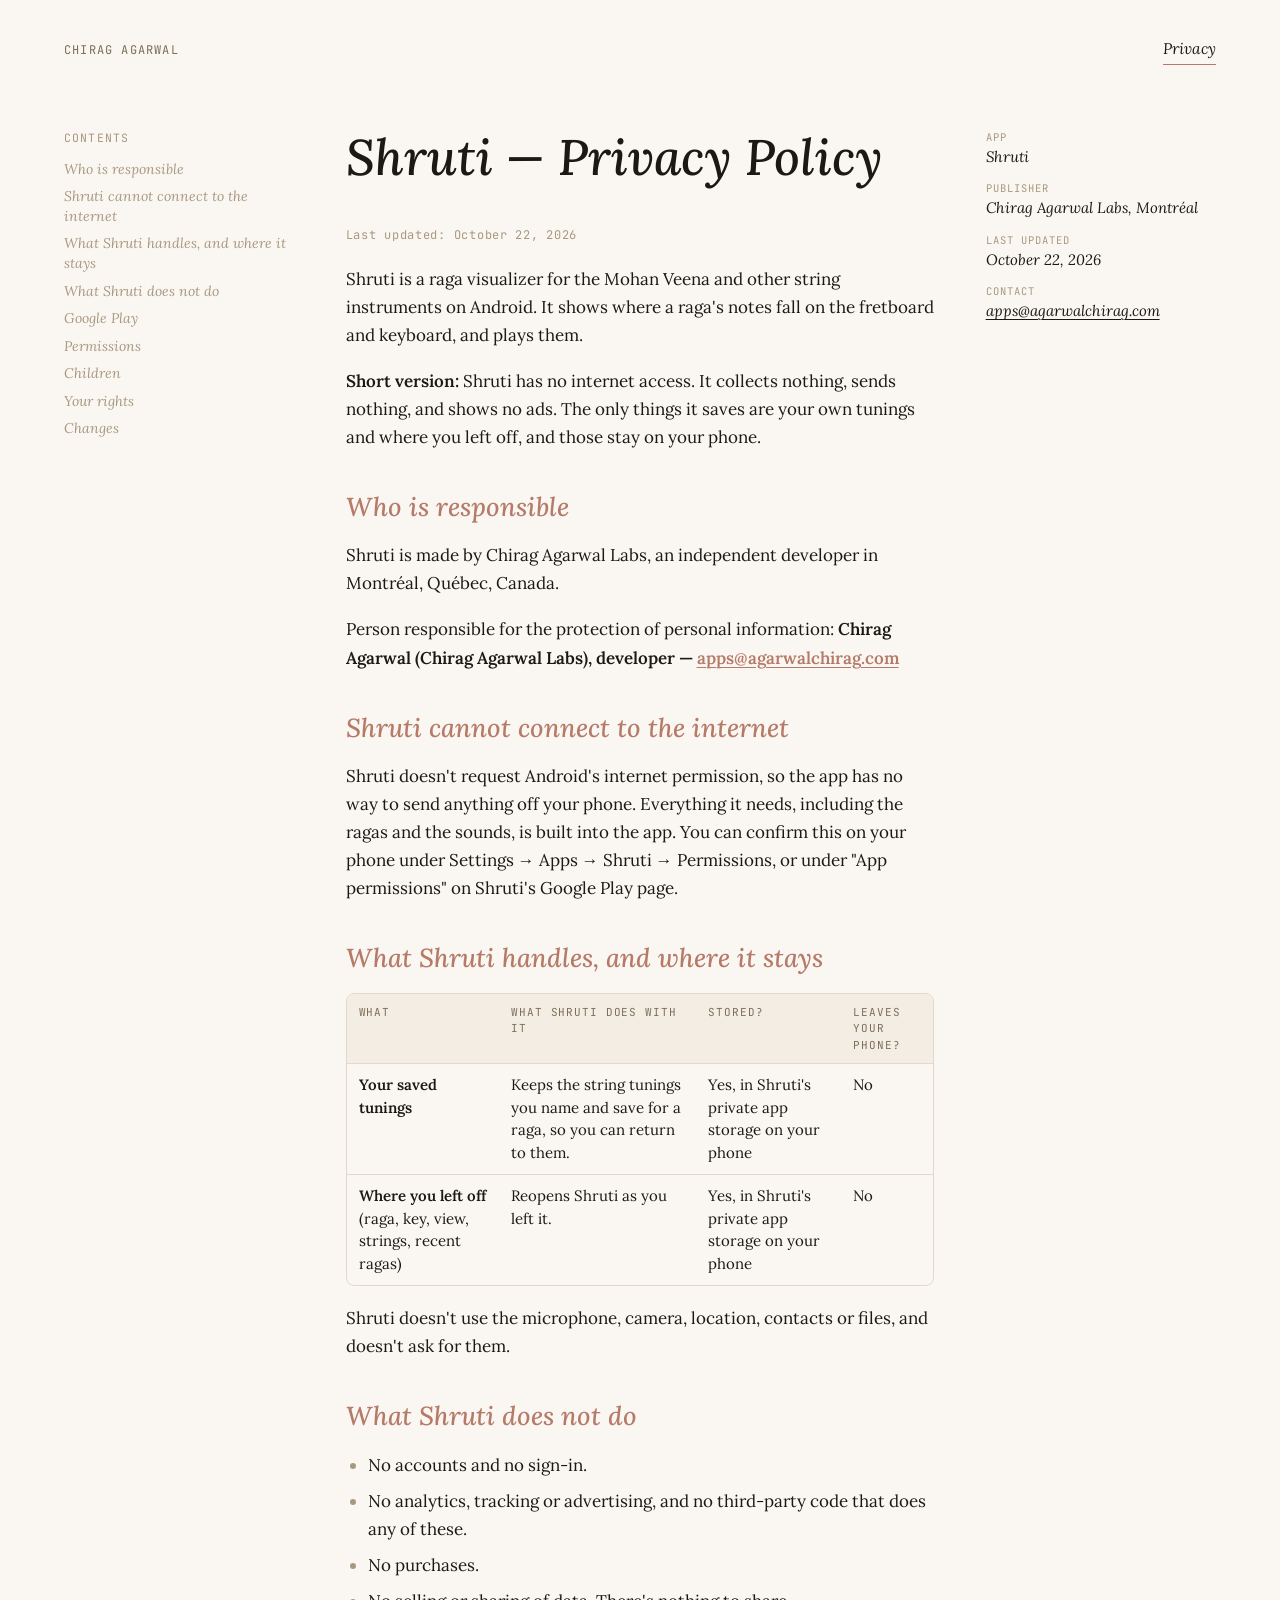
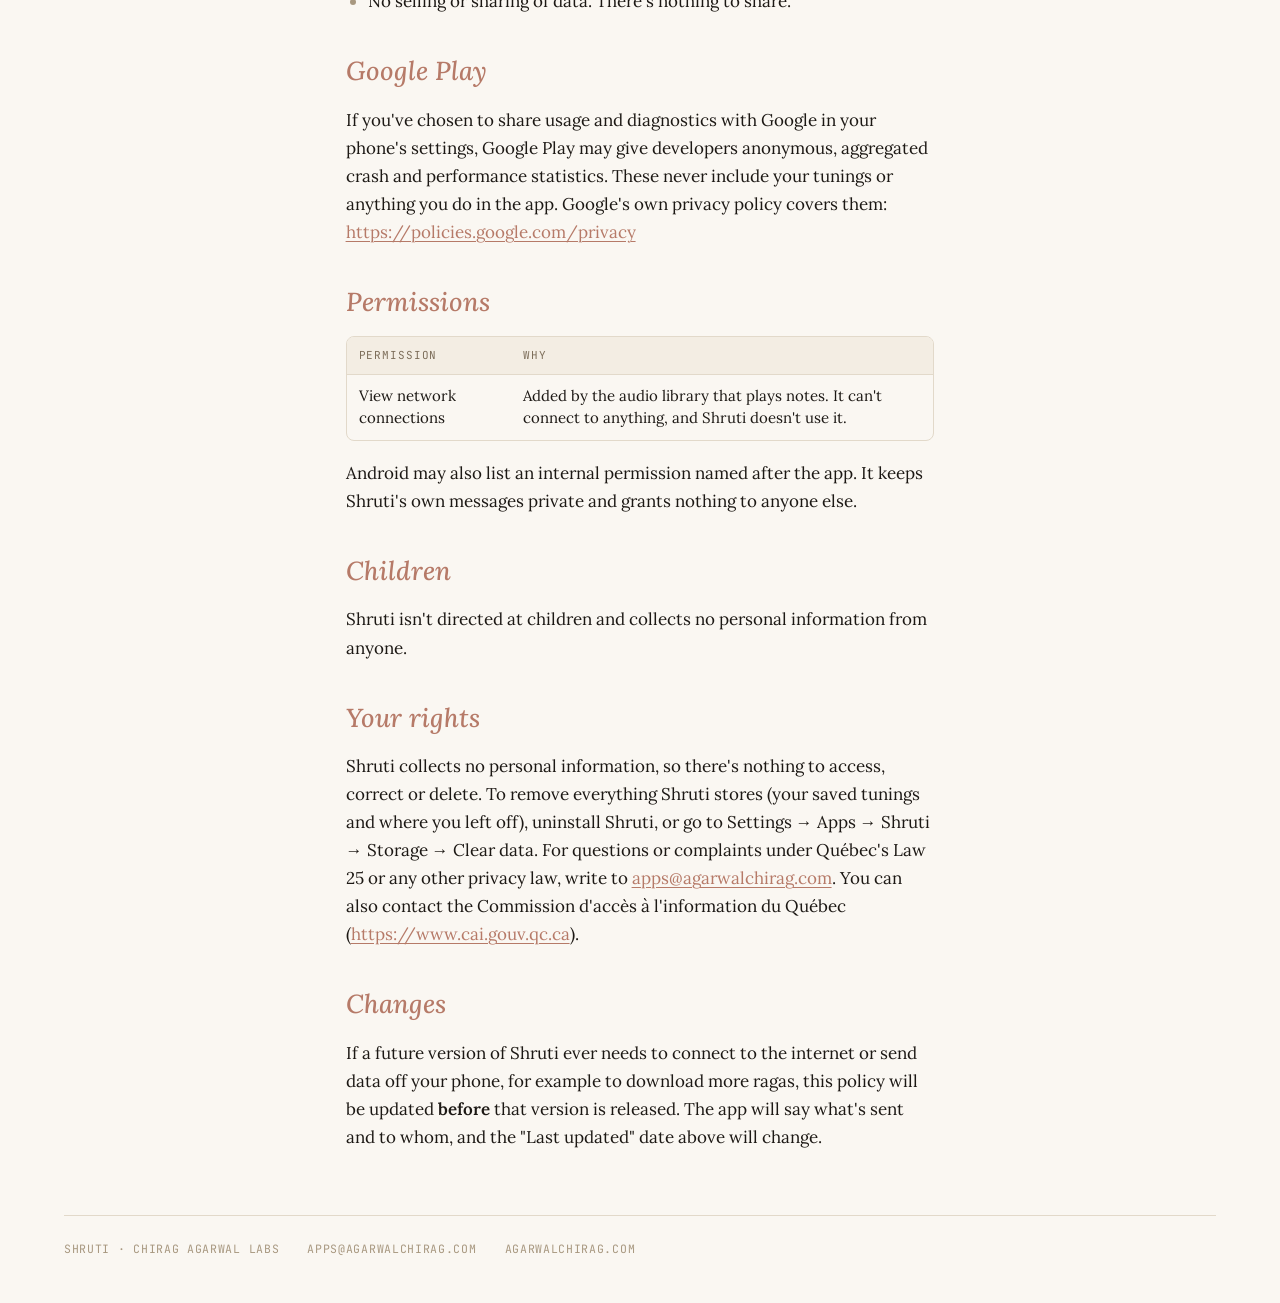
<file: shruti/privacy/index.html>
<!doctype html>
<html lang="en" class="shruti">
<head>
<meta charset="utf-8">
<meta name="viewport" content="width=device-width, initial-scale=1">
<title>Shruti Privacy Policy</title>
<meta name="description" content="How Shruti handles your information.">
<meta name="theme-color" content="#1C1814">
<link rel="preconnect" href="https://fonts.googleapis.com">
<link rel="preconnect" href="https://fonts.gstatic.com" crossorigin>
<link rel="stylesheet" href="https://fonts.googleapis.com/css2?family=Lora:ital,wght@0,400;0,500;0,600;1,400;1,500&family=JetBrains+Mono:wght@400;500&display=swap">
<link rel="stylesheet" href="/assets/site.css">
</head>
<body>
<header class="bar"><a class="me" href="/">CHIRAG AGARWAL</a><nav><a href="/shruti/privacy/" aria-current="page">Privacy</a></nav></header>
<main class="essay">
<nav class="toc" aria-label="Contents"><span class="k">Contents</span>
<a href="#who-is-responsible">Who is responsible</a>
<a href="#shruti-cannot-connect-to-the-internet">Shruti cannot connect to the internet</a>
<a href="#what-shruti-handles-and-where-it-stays">What Shruti handles, and where it stays</a>
<a href="#what-shruti-does-not-do">What Shruti does not do</a>
<a href="#google-play">Google Play</a>
<a href="#permissions">Permissions</a>
<a href="#children">Children</a>
<a href="#your-rights">Your rights</a>
<a href="#changes">Changes</a>
</nav>
<article class="body">
<div class="head"><h1>Shruti — Privacy Policy</h1></div>
<div class="prose">
<p><em>Last updated: October 22, 2026</em></p>
<p>Shruti is a raga visualizer for the Mohan Veena and other string instruments on Android. It shows where a raga's notes fall on the fretboard and keyboard, and plays them.</p>
<p><strong>Short version:</strong> Shruti has no internet access. It collects nothing, sends nothing, and shows no ads. The only things it saves are your own tunings and where you left off, and those stay on your phone.</p>
<h2 id="who-is-responsible">Who is responsible</h2>
<p>Shruti is made by Chirag Agarwal Labs, an independent developer in Montréal, Québec, Canada.</p>
<p>Person responsible for the protection of personal information: <strong>Chirag Agarwal (Chirag Agarwal Labs), developer — <a href="mailto:apps@agarwalchirag.com">apps@agarwalchirag.com</a></strong></p>
<h2 id="shruti-cannot-connect-to-the-internet">Shruti cannot connect to the internet</h2>
<p>Shruti doesn't request Android's internet permission, so the app has no way to send anything off your phone. Everything it needs, including the ragas and the sounds, is built into the app. You can confirm this on your phone under Settings → Apps → Shruti → Permissions, or under "App permissions" on Shruti's Google Play page.</p>
<h2 id="what-shruti-handles-and-where-it-stays">What Shruti handles, and where it stays</h2>
<div class="tbl"><table>
<thead>
<tr>
<th>What</th>
<th>What Shruti does with it</th>
<th>Stored?</th>
<th>Leaves your phone?</th>
</tr>
</thead>
<tbody>
<tr>
<td data-label="What"><strong>Your saved tunings</strong></td>
<td data-label="What Shruti does with it">Keeps the string tunings you name and save for a raga, so you can return to them.</td>
<td data-label="Stored?">Yes, in Shruti's private app storage on your phone</td>
<td data-label="Leaves your phone?">No</td>
</tr>
<tr>
<td data-label="What"><strong>Where you left off</strong> (raga, key, view, strings, recent ragas)</td>
<td data-label="What Shruti does with it">Reopens Shruti as you left it.</td>
<td data-label="Stored?">Yes, in Shruti's private app storage on your phone</td>
<td data-label="Leaves your phone?">No</td>
</tr>
</tbody>
</table></div>
<p>Shruti doesn't use the microphone, camera, location, contacts or files, and doesn't ask for them.</p>
<h2 id="what-shruti-does-not-do">What Shruti does not do</h2>
<ul>
<li>No accounts and no sign-in.</li>
<li>No analytics, tracking or advertising, and no third-party code that does any of these.</li>
<li>No purchases.</li>
<li>No selling or sharing of data. There's nothing to share.</li>
</ul>
<h2 id="google-play">Google Play</h2>
<p>If you've chosen to share usage and diagnostics with Google in your phone's settings, Google Play may give developers anonymous, aggregated crash and performance statistics. These never include your tunings or anything you do in the app. Google's own privacy policy covers them: <a href="https://policies.google.com/privacy" rel="noopener">https://policies.google.com/privacy</a></p>
<h2 id="permissions">Permissions</h2>
<div class="tbl"><table>
<thead>
<tr>
<th>Permission</th>
<th>Why</th>
</tr>
</thead>
<tbody>
<tr>
<td data-label="Permission">View network connections</td>
<td data-label="Why">Added by the audio library that plays notes. It can't connect to anything, and Shruti doesn't use it.</td>
</tr>
</tbody>
</table></div>
<p>Android may also list an internal permission named after the app. It keeps Shruti's own messages private and grants nothing to anyone else.</p>
<h2 id="children">Children</h2>
<p>Shruti isn't directed at children and collects no personal information from anyone.</p>
<h2 id="your-rights">Your rights</h2>
<p>Shruti collects no personal information, so there's nothing to access, correct or delete. To remove everything Shruti stores (your saved tunings and where you left off), uninstall Shruti, or go to Settings → Apps → Shruti → Storage → Clear data. For questions or complaints under Québec's Law 25 or any other privacy law, write to <a href="mailto:apps@agarwalchirag.com">apps@agarwalchirag.com</a>. You can also contact the Commission d'accès à l'information du Québec (<a href="https://www.cai.gouv.qc.ca" rel="noopener">https://www.cai.gouv.qc.ca</a>).</p>
<h2 id="changes">Changes</h2>
<p>If a future version of Shruti ever needs to connect to the internet or send data off your phone, for example to download more ragas, this policy will be updated <strong>before</strong> that version is released. The app will say what's sent and to whom, and the "Last updated" date above will change.</p>
</div>
</article>
<aside class="side">
<dl class="facts">
<div><dt>App</dt><dd>Shruti</dd></div>
<div><dt>Publisher</dt><dd>Chirag Agarwal Labs, Montréal</dd></div>
<div><dt>Last updated</dt><dd>October 22, 2026</dd></div>
<div><dt>Contact</dt><dd><a href="mailto:apps@agarwalchirag.com">apps@agarwalchirag.com</a></dd></div>
</dl>
</aside>
</main>
<footer class="foot"><span>SHRUTI · CHIRAG AGARWAL LABS</span><a href="mailto:apps@agarwalchirag.com">APPS@AGARWALCHIRAG.COM</a><a href="/">AGARWALCHIRAG.COM</a></footer>
</body>
</html>
</file>
<file: _astro/index.ByanwA_w.css>
:root{--bg: #1C1814;--panel: #221C16;--fg: #EDE8DF;--muted: #A89880;--ghost: #6A5E52;--line: #3A3428;--gold: #C4935A;--coral: #C49080;--denim: #7898B8;--teal: #6ABFB0;--amber: #C8941A;--umber: #8B7355;--ink-on-color: #1A1510;--accent: var(--coral);--serif: "Lora", Georgia, "Times New Roman", serif;--mono: "JetBrains Mono", ui-monospace, Menlo, Consolas, monospace;--gutter: clamp(18px, 5vw, 72px);color-scheme:dark}@media(prefers-color-scheme:light){:root{--bg: #FAF7F2;--panel: #F3EDE3;--fg: #1C1814;--muted: #7D6E5A;--ghost: #A89880;--line: #E2D9CA;--gold: #B07D45;--coral: #B67A68;--denim: #5E7FA3;--teal: #3E9A92;--amber: #B0820F;--umber: #8B7355;color-scheme:light}}*{box-sizing:border-box}html{-webkit-text-size-adjust:100%}body{margin:0;background:var(--bg);color:var(--fg);font-family:var(--serif);font-size:17px;line-height:1.65}a{color:var(--accent);text-underline-offset:3px;text-decoration-thickness:1px}img{max-width:100%;height:auto}:focus-visible{outline:1px solid var(--accent);outline-offset:4px;border-radius:2px}::selection{background:var(--accent);color:var(--ink-on-color)}.k{font-family:var(--mono);font-size:11.5px;letter-spacing:.1em;text-transform:uppercase;color:var(--ghost)}h1,h2,h3{font-weight:500;font-style:italic;text-wrap:balance;margin:0}.bar{display:flex;flex-wrap:wrap;gap:10px 28px;justify-content:space-between;align-items:baseline;padding:36px var(--gutter) 0}.bar .me{font-family:var(--mono);font-size:12px;letter-spacing:.1em;color:var(--muted);text-decoration:none}.bar nav{display:flex;flex-wrap:wrap;gap:6px 26px}.bar nav a{font-style:italic;font-size:15.5px;color:var(--ghost);text-decoration:none;padding-bottom:2px;border-bottom:1px solid transparent}.bar nav a:hover{color:var(--muted)}.bar nav a[aria-current=page]{color:var(--fg);border-color:var(--coral)}.foot{display:flex;flex-wrap:wrap;gap:8px 28px;padding:40px var(--gutter) 44px;font-family:var(--mono);font-size:11.5px;letter-spacing:.06em;color:var(--ghost)}.foot a{color:inherit;text-decoration:none}.foot a:hover{color:var(--muted)}.seal{display:inline-flex;align-items:flex-end;gap:4px}.seal i{width:4px;border-radius:2px;display:block}.draft{font-family:var(--mono);font-size:11px;letter-spacing:.08em;color:var(--amber);border:1px dashed var(--amber);border-radius:4px;padding:1px 7px}.ma{position:relative;min-height:calc(100svh - 160px);min-height:max(560px,calc(100svh - 160px));display:grid;grid-template-columns:1px minmax(0,1fr) minmax(0,340px);grid-template-rows:1fr auto;gap:0 clamp(28px,4vw,56px);padding:48px var(--gutter) 0}.ma .rule{grid-row:1 / -1;background:var(--line)}.ma .line{grid-column:2;align-self:end;max-width:15em;font-style:italic;font-size:clamp(30px,4.4vw,58px);line-height:1.22;padding-bottom:clamp(40px,8vh,96px)}.ma .line span{color:var(--muted)}.ma .sub{grid-column:2;display:flex;flex-wrap:wrap;gap:14px 28px;align-items:flex-end}.ma .sub p{margin:0;max-width:44ch;color:var(--muted);font-size:15.5px}.ma .about{grid-column:3;grid-row:1 / 3;align-self:end;display:grid;gap:18px;margin:0;padding-bottom:clamp(40px,8vh,96px)}.ma .about div{display:grid;gap:4px;padding-top:12px;border-top:1px solid var(--line)}.ma .about dd{margin:0;color:var(--muted);font-size:15.5px;line-height:1.55}.ma .latest{grid-column:3;grid-row:1 / -1;align-self:end;display:grid;gap:14px}.ma .latest a{display:grid;gap:3px;padding-top:12px;border-top:1px solid var(--line);color:inherit;text-decoration:none}.ma .latest a:hover b{color:var(--coral)}.ma .latest b{font-weight:400;font-style:italic;font-size:17px;line-height:1.35}@media(max-width:760px){.ma{grid-template-columns:1px minmax(0,1fr);grid-template-rows:auto auto auto;min-height:0;gap:0 20px}.ma .line{padding-top:18vh;padding-bottom:32px}.ma .latest{grid-column:2;grid-row:auto;padding-top:48px}.ma .about{grid-column:2;grid-row:auto;padding:36px 0 0}}.shelf-scroll{padding:0 var(--gutter)}.shelf-scroll.is-scroll{height:calc(100svh + var(--n) * 60svh)}.shelf-sticky{display:grid;gap:24px;padding-block:56px 32px}.is-scroll .shelf-sticky{position:sticky;top:0;height:100svh;align-content:center;padding-block:24px}.shelf-head{display:grid;grid-template-columns:auto minmax(0,1fr) auto;gap:8px 32px;align-items:baseline}.shelf-title{font-size:clamp(30px,3.6vw,44px)}.shelf-head p{margin:0;color:var(--muted);max-width:52ch}.shelf-count b{font-weight:500;color:var(--fg)}.shelf{display:flex;gap:10px;height:clamp(380px,58svh,600px)}.more{justify-self:start;font-style:italic;font-size:16px;color:var(--muted);text-decoration:none;border-bottom:1px solid var(--line);padding-bottom:2px}.more:hover{color:var(--fg);border-color:var(--coral)}.more:after{content:" →"}.spine{flex:0 0 clamp(52px,5vw,72px);border-radius:5px;background:var(--c);color:var(--ink-on-color);display:flex;overflow:hidden;transition:flex-basis .35s ease}.spine .tab{all:unset;box-sizing:border-box;cursor:pointer;width:100%;display:flex;flex-direction:column;justify-content:space-between;align-items:center;padding:16px 0}.spine .tab:hover{background:#ffffff0f}.spine .tab:focus-visible{outline:1px solid var(--ink-on-color);outline-offset:-6px}.spine .tab span{writing-mode:vertical-rl;transform:rotate(180deg);font-style:italic;font-size:18px;white-space:nowrap}.spine .tab small{font-family:var(--mono);font-size:10.5px;opacity:.65}.spine .open{display:none}.spine[data-open=true]{flex:1 1 auto}.spine[data-open=true] .tab{display:none}.spine[data-open=true] .open{display:grid;align-content:space-between;gap:24px;width:100%;padding:clamp(24px,3.5vw,48px)}.open h3{font-size:clamp(36px,4.6vw,64px);line-height:1.02}.open .tag{font-style:italic;font-size:19px;margin-top:6px}.open p{margin:14px 0 0;max-width:40ch;font-size:16.5px;line-height:1.55}.open .meta{display:flex;flex-wrap:wrap;gap:6px 16px;align-items:center;font-family:var(--mono);font-size:11.5px;letter-spacing:.04em}.open .meta .go{font-family:var(--serif);font-style:italic;font-size:16px;letter-spacing:0;color:var(--ink-on-color);border-bottom:1px solid currentColor;text-decoration:none;margin-left:auto}@media(prefers-reduced-motion:reduce){.spine{transition:none}}@media(max-width:760px){.shelf-head{grid-template-columns:1fr}.shelf-count{display:none}.shelf{flex-direction:column;height:auto}.spine,.spine[data-open=true]{flex:0 0 auto}.spine .tab{flex-direction:row-reverse;justify-content:flex-end;gap:14px;padding:14px 18px}.spine .tab span{writing-mode:horizontal-tb;transform:none}}.essay{--side: clamp(170px, 18vw, 250px);display:grid;grid-template-columns:var(--side) minmax(0,640px) var(--side);justify-content:center;gap:0 clamp(28px,4vw,64px);padding:64px var(--gutter) 40px}.essay .toc{position:sticky;top:32px;align-self:start;display:grid;gap:8px;font-style:italic;font-size:14px}.essay .toc a{color:var(--ghost);text-decoration:none;line-height:1.4}.essay .toc a:hover{color:var(--fg)}.essay .body{min-width:0;display:grid;gap:22px;align-content:start}.essay .head{display:grid;gap:14px;padding-bottom:12px}.essay h1{font-size:clamp(32px,4vw,50px);line-height:1.12}.essay .lede{margin:0;font-size:20px;color:var(--muted)}.essay .side{position:sticky;top:32px;align-self:start;display:grid;gap:22px;font-size:13.5px;line-height:1.55;color:var(--muted)}.side .k{display:block;margin-bottom:6px}.facts{margin:0;display:grid;gap:12px}.facts dt{font-family:var(--mono);font-size:10.5px;letter-spacing:.1em;text-transform:uppercase;color:var(--ghost)}.facts dd{margin:0;font-style:italic;color:var(--fg);font-size:15px}.prose{display:grid;gap:18px}.prose>*{margin:0}.prose p,.prose li{max-width:65ch}.prose h2{font-size:26px;line-height:1.25;color:var(--accent);margin-top:22px}.prose h3{font-size:20px;margin-top:8px}.prose ul,.prose ol{padding-left:22px;display:grid;gap:8px}.prose li::marker{color:var(--ghost)}.prose strong{font-weight:600}.prose blockquote{margin:0;padding:4px 0 4px 22px;border-left:1px solid var(--accent);color:var(--muted);display:grid;gap:12px}.prose blockquote p{margin:0}.prose code{font-family:var(--mono);font-size:.86em}.prose sup a{font-family:var(--mono);font-size:11px;text-decoration:none;padding-inline:1px}.prose .footnotes{font-size:13.5px;color:var(--muted);border-top:1px solid var(--line);padding-top:14px}.footnotes h2{position:absolute;width:1px;height:1px;overflow:hidden;clip:rect(0 0 0 0)}.side .footnotes{border:0;padding:0}.side .footnotes ol{margin:0;padding-left:18px;display:grid;gap:14px}.side .footnotes p{margin:0}.side .data-footnote-backref{display:none}.wide{margin:8px 0;display:grid;gap:10px}.wide figcaption{font-family:var(--mono);font-size:11.5px;letter-spacing:.04em;color:var(--ghost)}.diagram{overflow-x:auto}.diagram svg{display:block;width:100%;min-width:600px;height:auto}@media(max-width:1100px){.essay{grid-template-columns:minmax(0,660px) var(--side);justify-content:start}.essay .toc{display:none}}@media(max-width:760px){.essay{grid-template-columns:minmax(0,1fr);padding-top:40px}.essay .side{position:static;order:2;border-top:1px solid var(--line);padding-top:20px}.wide{margin-right:0}}.list-page{padding:64px var(--gutter) 40px;display:grid;grid-template-columns:minmax(0,1fr) minmax(0,2.2fr);gap:32px clamp(28px,5vw,80px)}.list-page .intro{display:grid;gap:14px;align-content:start;position:sticky;top:32px}.list-page h1{font-size:clamp(32px,4vw,48px)}.list-page .intro p{margin:0;color:var(--muted);max-width:40ch}.entries{display:grid}.entries a{display:grid;grid-template-columns:120px minmax(0,1fr);gap:4px 28px;padding:22px 0;border-top:1px solid var(--line);color:inherit;text-decoration:none}.entries a:last-child{border-bottom:1px solid var(--line)}.entries a:hover h3{color:var(--coral)}.entries h3{font-size:24px;line-height:1.25}.entries p{margin:6px 0 0;color:var(--muted);max-width:60ch;font-size:16px}@media(max-width:760px){.list-page{grid-template-columns:1fr}.list-page .intro{position:static}.entries a{grid-template-columns:1fr}}.split{display:grid;grid-template-columns:minmax(0,5fr) minmax(0,7fr);gap:40px clamp(32px,6vw,96px);padding:64px var(--gutter) 24px}.split .who{position:sticky;top:40px;align-self:start;display:grid;gap:16px}.split .who h1{font-style:normal;font-size:clamp(36px,4.4vw,56px);line-height:1.04}.split .who .role{font-style:italic;color:var(--coral);font-size:19px}.split .who p{margin:0;color:var(--muted);max-width:40ch}.split .who .jump{display:grid;gap:12px;margin-top:18px;font-family:var(--mono);font-size:11.5px;letter-spacing:.1em}.split .who .jump a{display:flex;align-items:center;gap:14px;color:var(--ghost);text-decoration:none}.split .who .jump a:before{content:"";height:1px;width:32px;background:currentColor;transition:width .2s}.split .who .jump a:hover{color:var(--fg)}.split .who .jump a:hover:before{width:64px}.split .who .resume{justify-self:start;margin-top:10px;font-style:italic;font-size:16px;color:var(--ink-on-color);background:var(--coral);border-radius:7px;padding:8px 18px;text-decoration:none}.split .rows{display:grid;gap:8px;align-content:start}.split .grp{font-family:var(--mono);font-size:11.5px;letter-spacing:.1em;color:var(--ghost);padding:28px 18px 8px}.split .grp:first-child{padding-top:0}.job{display:grid;grid-template-columns:150px minmax(0,1fr);gap:4px 24px;padding:18px;border-radius:8px;transition:background .2s}.job:hover{background:var(--panel);box-shadow:inset 0 0 0 1px var(--line)}.job .when{font-family:var(--mono);font-size:11.5px;color:var(--ghost);padding-top:5px}.job h3{font-style:normal;font-size:18px;line-height:1.35}.job:hover h3{color:var(--coral)}.job h3 span{font-style:italic;color:var(--muted)}.job p{margin:6px 0 0;font-style:italic;color:var(--muted);font-size:15.5px}.job ul{margin:10px 0 0;padding-left:18px;display:grid;gap:6px;color:var(--muted);font-size:15.5px}.job li::marker{color:var(--ghost)}.pair{display:grid;grid-template-columns:1fr 1fr;gap:0 24px;padding:14px 18px;border-top:1px solid var(--line);font-size:15px}.pair span:first-child{color:var(--muted)}@media(max-width:860px){.split{grid-template-columns:1fr}.split .who{position:static}.job{grid-template-columns:1fr}.pair{grid-template-columns:1fr;gap:4px}}.raga{display:grid;gap:14px;padding:22px;border-radius:8px;background:#14110e;box-shadow:inset 0 0 0 1px #3a3428;color:#ede8df}.raga .chips{display:flex;flex-wrap:wrap;gap:8px}.raga button{all:unset;cursor:pointer;font-style:italic;font-size:15px;color:#a89880;border:1px solid #3A3428;border-radius:99px;padding:3px 13px}.raga button[aria-pressed=true]{color:#ede8df;border-color:#f2e8d8;background:#f2e8d814}.raga button:focus-visible{outline:1px solid #C49080;outline-offset:3px}.raga svg{display:block;width:100%;height:auto}.raga .info{margin:0;font-size:14.5px;color:#a89880}.raga .info b{color:#ede8df;font-weight:500}.raga .legend{display:flex;flex-wrap:wrap;gap:16px;font-family:var(--mono);font-size:11px;color:#a89880}.raga .legend b{font-weight:400;color:#f2e8d8;margin-right:6px}.ma .cue{grid-column:2;padding-block:48px 8px;text-decoration:none;justify-self:start}.ma .cue:hover{color:var(--muted)}.home-sec{border-top:1px solid var(--line);margin-inline:var(--gutter);padding-inline:0;scroll-margin-top:0}.list-page.home-sec,.split.home-sec{padding-top:72px;padding-bottom:72px}#projects.home-sec .shelf-scroll{padding-inline:0}.home-sec h2{font-size:clamp(30px,3.6vw,44px)}.home-sec .intro,.home-sec .who{gap:12px}.split .who h2{font-style:italic}.pair.head span{font-family:var(--mono);font-size:11px;letter-spacing:.1em;text-transform:uppercase;color:var(--ghost)}.pair.head{border-top:0}@supports (animation-timeline: view()){@media(prefers-reduced-motion:no-preference){.home-sec .intro,.home-sec .who,.home-sec .entries,.home-sec .rows{animation:rise linear both;animation-timeline:view();animation-range:entry 0% entry 40%}@keyframes rise{0%{opacity:.25;transform:translateY(24px)}}}}.crumb{justify-self:start;font-style:italic;font-size:15px;color:var(--muted);text-decoration:none;margin-bottom:18px}.crumb:hover{color:var(--fg)}.essay-end{display:flex;flex-wrap:wrap;justify-content:space-between;gap:16px 32px;margin-top:40px;padding-top:24px;border-top:1px solid var(--line)}.essay-end a{font-style:italic;font-size:17px;color:var(--muted);text-decoration:none}.essay-end a:hover{color:var(--fg)}.essay-end .next{display:grid;gap:2px;text-align:right;color:var(--fg)}.essay-end .next:hover{color:var(--accent)}.gens{margin:0;padding:0;display:grid}.gens li{list-style:none;border-top:1px solid var(--line)}.gens li:last-child{border-bottom:1px solid var(--line)}.gens a,.gens .next-gen{display:grid;grid-template-columns:72px minmax(0,1fr);gap:4px 24px;padding:24px 0;color:inherit;text-decoration:none}.gens .next-gen{display:grid;opacity:.55}.gens .gen{font-family:var(--mono);font-size:15px;color:var(--accent);padding-top:22px}.gens h2{font-size:24px;line-height:1.25;margin:4px 0 8px}.gens a:hover h2{color:var(--coral)}.gens p{margin:4px 0 0;color:var(--muted);max-width:62ch;font-size:16px}.gens em{color:var(--ghost)}.aside-note{font-style:italic;color:var(--ghost)!important}.agent-quote{margin:0;padding-left:14px;border-left:1px solid var(--accent);display:grid;gap:6px}.agent-quote p{margin:0;font-style:italic;color:var(--fg);font-size:14px}.earlier{border-top:1px solid var(--line);margin-inline:var(--gutter);padding-inline:0}.earlier h2{font-size:clamp(26px,3vw,36px)}.entries .entry{display:grid;grid-template-columns:120px minmax(0,1fr);gap:4px 28px;padding:22px 0;border-top:1px solid var(--line)}.entries .entry:last-child{border-bottom:1px solid var(--line)}.entries .entry .k{padding-top:6px}.entries .entry h3{font-size:21px}.entries .entry h3 span{color:var(--muted);font-size:17px;margin-left:6px}@media(max-width:760px){.entries .entry{grid-template-columns:1fr}}.hero-img{display:block;width:100%;border-radius:8px}.wide figcaption a{color:inherit;text-decoration:none;border-bottom:1px solid var(--line)}.wide figcaption a:hover{color:var(--fg)}.case-shots{display:grid;grid-template-columns:repeat(3,minmax(0,1fr));gap:12px}.case-shots img{display:block;width:100%;border-radius:10px;border:1px solid var(--line)}.facts dd a{color:var(--fg)}.open .meta .app{font-family:var(--serif);font-style:italic;font-size:16px;letter-spacing:0;color:var(--ink-on-color);border-bottom:1px solid currentColor;text-decoration:none;margin-left:auto}.open .meta .app+.go{margin-left:18px}.hexpath{display:grid;gap:14px;padding:22px;border-radius:8px;background:#0f0c09;box-shadow:inset 0 0 0 1px #3a3428;color:#ede8df}.hexpath .chips{display:flex;flex-wrap:wrap;gap:8px}.hexpath button{all:unset;cursor:pointer;font-style:italic;font-size:15px;color:#a89880;border:1px solid #3A3428;border-radius:99px;padding:3px 13px}.hexpath button[aria-pressed=true]{color:#f2d9a0;border-color:#e8b85a;background:#e8b85a1a}.hexpath button:focus-visible{outline:1px solid #E8B85A;outline-offset:3px}.hexpath svg{display:block;width:100%;height:auto}.hexpath .info{margin:0;font-size:14.5px;color:#a89880}.hexpath .info b{color:#f2d9a0;font-weight:500}.hexpath .info span{color:#5a4e3c}.title-row{display:flex;align-items:center;gap:18px}.app-icon{width:64px;height:64px;border-radius:15px;flex:none}.icon-note{margin:8px 0 0;display:grid;gap:10px;padding-top:20px;border-top:1px solid var(--line)}.icon-note img{width:120px;height:120px;border-radius:28px}.icon-note figcaption{display:grid;gap:6px;font-size:13.5px;line-height:1.55;color:var(--muted)}@media(max-width:760px){.app-icon{width:52px;height:52px;border-radius:12px}}.open-top{display:grid;grid-template-columns:minmax(0,1fr) auto;gap:28px;align-items:start}.stamp-wrap{position:relative;display:block;padding:4px 8px 18px 0}.stamp{--hole: 4.5px;--step: 12px;display:block;padding:7px;background:#f6f0e6;-webkit-mask:radial-gradient(circle var(--hole),#0000 97%,#000) calc(var(--step) / -2) calc(var(--step) / -2) / var(--step) var(--step) round,linear-gradient(#000 0 0) content-box;mask:radial-gradient(circle var(--hole),#0000 97%,#000) calc(var(--step) / -2) calc(var(--step) / -2) / var(--step) var(--step) round,linear-gradient(#000 0 0) content-box;filter:drop-shadow(0 2px 6px rgba(26,21,16,.25))}.stamp-in{display:grid;justify-items:center;gap:8px;padding:7px 7px 4px}.stamp img{display:block;width:clamp(96px,9vw,128px);height:auto;border-radius:4px}.stamp-tbd{display:grid;place-items:center;width:clamp(96px,9vw,128px);aspect-ratio:1;border:1.5px dashed #A89880;border-radius:4px;font-family:var(--mono);font-size:12px;letter-spacing:.14em;line-height:1.5;text-align:center;color:#8b7355}.stamp-val{font-family:var(--mono);font-size:9.5px;letter-spacing:.14em;color:#6a5e52}.postmark{position:absolute;left:-46px;bottom:-6px;width:120px;height:64px;fill:none;stroke:#1a15106b;stroke-width:1.4;pointer-events:none}.postmark text{fill:#1a151080;stroke:none;font-family:var(--mono);font-size:6.4px;letter-spacing:.08em}@media(max-width:760px){.stamp img,.stamp-tbd{width:76px}.postmark{left:-34px;width:96px;height:52px}}.hexpath .info em{font-style:normal}.prose img{display:block;width:100%;border-radius:8px;border:1px solid var(--line)}.hexpath .boards{display:grid;grid-template-columns:1fr;gap:10px}.hexpath .boards figure{margin:0;display:grid;gap:6px}.hexpath .boards figcaption{font-family:var(--mono);font-size:10.5px;letter-spacing:.12em;color:#7a6a50;text-align:center;margin-top:-4px}.hexpath .info em{color:#f2d9a0}@media(max-width:760px){.hexpath .boards{grid-template-columns:1fr}}.views{display:grid;gap:12px}.views-toggle{justify-self:end;display:inline-flex;border:1px solid var(--line);border-radius:8px;padding:3px;gap:2px}.views-toggle button{all:unset;cursor:pointer;font-family:var(--serif);font-size:14.5px;color:var(--ghost);padding:4px 14px;border-radius:6px}.views-toggle button[aria-pressed=true]{color:var(--fg);background:var(--panel)}.views-toggle button:focus-visible{outline:1px solid var(--accent)}.views-frame img{display:block;width:100%;height:auto;border-radius:8px;border:1px solid var(--line)}.views-frame img[hidden]{display:none}.hexpath .cap{margin:0;font-family:var(--mono);font-size:10.5px;letter-spacing:.1em;color:#7a6a50}.hexpath .info em.L{color:#e8b85a}.hexpath .info em.R{color:#e9dcc0}html:has(.cs-theme-light){--bg: #FAF7F2;--panel: #F3EDE3;--fg: #1C1814;--muted: #7D6E5A;--ghost: #A89880;--line: #E2D9CA;--gold: #B07D45;--coral: #B67A68;--denim: #5E7FA3;--teal: #3E9A92;--amber: #B0820F;--umber: #8B7355;color-scheme:light}html:has(.cs-theme-dark){--bg: #1C1814;--panel: #221C16;--fg: #EDE8DF;--muted: #A89880;--ghost: #6A5E52;--line: #3A3428;--gold: #C4935A;--coral: #C49080;--denim: #7898B8;--teal: #6ABFB0;--amber: #C8941A;--umber: #8B7355;color-scheme:dark}.cs-end{display:flex;flex-wrap:wrap;justify-content:space-between;gap:12px 28px;padding:28px var(--gutter) 8px;border-top:1px solid var(--line);margin:0 var(--gutter);padding-left:0;padding-right:0}.cs-end a{font-style:italic;font-size:16px;color:var(--muted);text-decoration:none}.cs-end a:hover{color:var(--fg)}html:has(.cs-shruti){--bg: #14110E}.spine{background:var(--panel);color:var(--fg);box-shadow:inset 0 3px 0 var(--c),inset 0 0 0 1px var(--line)}.spine .tab span{color:var(--c)}.spine .tab small{color:var(--muted);opacity:1}.spine .tab:hover{background:color-mix(in srgb,var(--c) 7%,transparent)}.spine .tab:focus-visible{outline-color:var(--c)}.open h3{color:var(--fg)}.open .tag{color:var(--c)}.open p{color:var(--muted)}.open .meta{color:var(--ghost)}.open .meta .go,.open .meta .app{color:var(--c)}.postmark{stroke:color-mix(in srgb,var(--muted) 55%,transparent)}.postmark text{fill:color-mix(in srgb,var(--muted) 70%,transparent)}.stamp-wrap .stamp{filter:drop-shadow(0 8px 16px rgba(28,24,20,.22))}html:has(.cs-bloom){--bg: #120F0B}:root{--barh: 56px}.bar{position:sticky;top:0;z-index:40;padding:16px var(--gutter) 14px;background:color-mix(in srgb,var(--bg) 90%,transparent);backdrop-filter:blur(10px);-webkit-backdrop-filter:blur(10px)}.bar nav a{transition:color .25s,border-color .25s}.chapter{scroll-margin-top:var(--barh)}.book .list-page .intro,.book .split .who{top:calc(var(--barh) + 24px)}.book .list-page h2,.book .split .who h2{font-size:clamp(32px,4vw,48px)}.is-scroll .shelf-sticky{top:var(--barh);height:calc(100svh - var(--barh))}.earlier-wrap{height:210vh}.earlier-stick{position:sticky;top:var(--barh);height:calc(100svh - var(--barh));display:grid;align-content:center}.earlier-wrap .earlier{--o: var(--open, 1);opacity:var(--o);clip-path:inset(calc((1 - var(--o)) * 50%) 0);transform:scale(calc(.96 + var(--o) * .04))}.earlier-wrap .earlier h3#earlier{font-size:clamp(26px,3vw,36px)}.closing{height:170vh}.closing-stick{position:sticky;top:0;height:100svh;display:grid;place-content:center;justify-items:center;gap:18px;text-align:center}.closing .again{all:unset;cursor:pointer;font-style:italic;font-size:18px;color:var(--muted);border-bottom:1px solid var(--line);padding-bottom:2px}.closing .again:hover{color:var(--fg);border-color:var(--coral)}.closing .foot{justify-content:center;padding:24px 0 0}.cover{position:fixed;inset:0;z-index:100;pointer-events:none;perspective:1800px;visibility:hidden}.cover.shutting,.cover.shut{visibility:visible}.cover-face{position:absolute;inset:0;transform-origin:0 50%;transform:rotateY(calc((1 - var(--shut, 0)) * -100deg));backface-visibility:hidden;background:radial-gradient(120% 90% at 30% 40%,var(--panel),var(--bg) 75%);box-shadow:inset 5px 0 0 var(--line),30px 0 80px #00000059;display:grid;place-content:center;justify-items:center;gap:16px;color:var(--fg)}.cover-name{font-style:italic;font-size:clamp(30px,4vw,52px)}.cover.opening .cover-face{animation:cover-open 1.1s cubic-bezier(.5,.05,.2,1) forwards}@keyframes cover-open{0%{transform:rotateY(0)}to{transform:rotateY(-100deg)}}@media(prefers-reduced-motion:reduce){.cover{display:none}.closing{height:auto}.closing-stick{position:static;height:auto;padding:80px 0}.earlier-wrap{height:auto}.earlier-stick{position:static;height:auto}}@media(max-width:760px){:root{--barh: 92px}.bar{padding-top:12px}.earlier-wrap{height:auto}.earlier-stick{position:static;height:auto}.earlier-wrap .earlier{--o: 1}}
</file>
<file: assets/site.css>
/* Shared styles for the static app pages (/bloom/, /{app}/privacy/).
   Same tokens, bar, footer and essay grid as the site (site-v1 src/styles/global.css). */
:root {
  --bg: #1C1814; --panel: #221C16; --fg: #EDE8DF; --muted: #A89880; --ghost: #6A5E52; --line: #3A3428;
  --coral: #C49080; --amber: #C8941A; --ink-on-color: #1A1510;
  --accent: var(--coral);
  --serif: "Lora", Georgia, "Times New Roman", serif;
  --mono: "JetBrains Mono", ui-monospace, Menlo, Consolas, monospace;
  --gutter: clamp(18px, 5vw, 72px);
  color-scheme: dark;
}
@media (prefers-color-scheme: light) {
  :root { --bg: #FAF7F2; --panel: #F3EDE3; --fg: #1C1814; --muted: #7D6E5A; --ghost: #A89880; --line: #E2D9CA;
    --coral: #B67A68; --amber: #9A6B0C; color-scheme: light; }
}
.bloom { --accent: var(--amber); }

* { box-sizing: border-box; }
html { -webkit-text-size-adjust: 100%; }
body { margin: 0; background: var(--bg); color: var(--fg); font-family: var(--serif); font-size: 17px; line-height: 1.65; }
a { color: var(--accent); text-underline-offset: 3px; text-decoration-thickness: 1px; overflow-wrap: anywhere; }
img { max-width: 100%; height: auto; }
:focus-visible { outline: 1px solid var(--accent); outline-offset: 4px; border-radius: 2px; }
::selection { background: var(--accent); color: var(--ink-on-color); }
.k { font-family: var(--mono); font-size: 11.5px; letter-spacing: .1em; text-transform: uppercase; color: var(--ghost); }
h1, h2, h3 { font-weight: 500; font-style: italic; text-wrap: balance; margin: 0; }
.vh { position: absolute; width: 1px; height: 1px; overflow: hidden; clip: rect(0 0 0 0); white-space: nowrap; }

/* Top bar and footer */
.bar { display: flex; flex-wrap: wrap; gap: 10px 28px; justify-content: space-between; align-items: baseline; padding: 36px var(--gutter) 0; }
.bar .me { font-family: var(--mono); font-size: 12px; letter-spacing: .1em; color: var(--muted); text-decoration: none; }
.bar nav { display: flex; flex-wrap: wrap; gap: 6px 26px; }
.bar nav a { font-style: italic; font-size: 15.5px; color: var(--ghost); text-decoration: none; padding-bottom: 2px; border-bottom: 1px solid transparent; }
.bar nav a:hover { color: var(--muted); }
.bar nav a[aria-current="page"] { color: var(--fg); border-color: var(--accent); }
.foot { display: flex; flex-wrap: wrap; gap: 8px 28px; margin: 40px var(--gutter) 0; padding: 24px 0 44px; border-top: 1px solid var(--line); font-family: var(--mono); font-size: 11.5px; letter-spacing: .06em; color: var(--ghost); }
.foot a { color: inherit; text-decoration: none; }
.foot a:hover { color: var(--muted); }

/* ── Policy: essay with margins (contents | text | facts) ── */
.essay { --side: clamp(170px, 18vw, 250px); display: grid; grid-template-columns: var(--side) minmax(0, 680px) var(--side); justify-content: center; gap: 0 clamp(28px, 4vw, 64px); padding: 64px var(--gutter) 24px; }
.essay .toc { position: sticky; top: 32px; align-self: start; display: grid; gap: 8px; font-style: italic; font-size: 14px; }
.essay .toc .k { margin-bottom: 4px; font-style: normal; }
.essay .toc a { color: var(--ghost); text-decoration: none; line-height: 1.4; }
.essay .toc a:hover { color: var(--fg); }
.essay .body { min-width: 0; display: grid; gap: 22px; align-content: start; }
.essay .head { display: grid; gap: 14px; padding-bottom: 12px; }
.essay h1 { font-size: clamp(32px, 4vw, 50px); line-height: 1.12; }
.essay .side { position: sticky; top: 32px; align-self: start; display: grid; gap: 22px; font-size: 13.5px; line-height: 1.55; color: var(--muted); }
.facts { margin: 0; display: grid; gap: 12px; }
.facts dt { font-family: var(--mono); font-size: 10.5px; letter-spacing: .1em; text-transform: uppercase; color: var(--ghost); }
.facts dd { margin: 0; font-style: italic; color: var(--fg); font-size: 15px; }
.facts dd a { color: var(--fg); }
.prose { display: grid; gap: 18px; }
.prose > * { margin: 0; }
.prose p, .prose li { max-width: 68ch; }
.prose h2 { font-size: 26px; line-height: 1.25; color: var(--accent); margin-top: 22px; scroll-margin-top: 24px; }
.prose h3 { font-size: 20px; margin-top: 8px; }
.prose ul, .prose ol { padding-left: 22px; display: grid; gap: 8px; margin: 0; }
.prose li::marker { color: var(--ghost); }
.prose strong { font-weight: 600; }
.prose > p:first-child em { font-style: normal; font-family: var(--mono); font-size: 12px; letter-spacing: .06em; color: var(--ghost); }
.tbl { overflow-x: auto; border: 1px solid var(--line); border-radius: 8px; }
table { border-collapse: collapse; width: 100%; font-size: 15px; line-height: 1.5; }
th, td { text-align: left; vertical-align: top; padding: 10px 12px; border-top: 1px solid var(--line); }
thead th { border-top: 0; background: var(--panel); font-family: var(--mono); font-weight: 400; font-size: 11px; letter-spacing: .08em; text-transform: uppercase; color: var(--muted); }
@media (max-width: 1100px) {
  .essay { grid-template-columns: minmax(0, 700px) var(--side); justify-content: start; }
  .essay .toc { display: none; }
}
@media (max-width: 760px) {
  .essay { grid-template-columns: minmax(0, 1fr); padding-top: 40px; }
  .essay .side { position: static; order: -1; border-top: 1px solid var(--line); border-bottom: 1px solid var(--line); padding: 16px 0; margin-bottom: 28px; }
  .facts { grid-template-columns: 1fr 1fr; }
}
@media (max-width: 640px) {
  .tbl { border: 0; overflow: visible; }
  table, tbody, tr, td { display: block; width: 100%; }
  thead { display: none; }
  tr { border: 1px solid var(--line); border-radius: 8px; margin: 0 0 12px; padding: 4px 0; }
  td { border: 0; padding: 6px 12px; }
  td::before { content: attr(data-label); display: block; font-family: var(--mono); font-size: 10.5px; letter-spacing: .08em; text-transform: uppercase; color: var(--ghost); }
}

/* ── App page: hero, shots, split rows ── */
.app-hero { padding: 40px var(--gutter) 0; display: grid; gap: 0; }
.app-hero .banner { margin: 0; }
.app-hero .banner img { display: block; width: 100%; border-radius: 6px; }
.app-hero .under { display: grid; grid-template-columns: 1px minmax(0, 1fr) minmax(0, 340px); gap: 0 clamp(28px, 4vw, 56px); padding-top: clamp(40px, 6vw, 80px); }
.app-hero .rule { background: var(--line); }
.app-hero .tag { margin: 0; font-style: italic; font-size: clamp(30px, 4.4vw, 58px); line-height: 1.18; max-width: 20em; }
.app-hero .about { align-self: end; display: grid; gap: 4px; padding-top: 12px; border-top: 1px solid var(--line); }
.app-hero .about p { margin: 0; color: var(--muted); font-size: 15.5px; }
.shots { display: grid; grid-template-columns: repeat(6, minmax(0, 1fr)); gap: clamp(10px, 1.4vw, 20px); padding: clamp(48px, 6vw, 80px) var(--gutter) 0; }
.shots img { display: block; width: 100%; border-radius: 10px; box-shadow: inset 0 0 0 1px var(--line); border: 1px solid var(--line); }
.row { display: grid; grid-template-columns: minmax(0, 5fr) minmax(0, 7fr); gap: 20px clamp(32px, 6vw, 96px); margin: clamp(56px, 7vw, 96px) var(--gutter) 0; padding-top: 32px; border-top: 1px solid var(--line); }
.row .lead { display: grid; gap: 12px; align-content: start; position: sticky; top: 32px; align-self: start; }
.row h2 { font-size: clamp(28px, 3.2vw, 40px); line-height: 1.15; }
.row .text { display: grid; gap: 18px; align-content: start; }
.row .text > * { margin: 0; max-width: 62ch; }
.row ul { padding-left: 22px; display: grid; gap: 10px; }
.row li::marker { color: var(--ghost); }
.row strong { font-weight: 600; }
.row .note { padding: 4px 0 4px 22px; border-left: 1px solid var(--accent); color: var(--muted); font-style: italic; font-size: 19px; }
.also { list-style: none; padding: 0 !important; display: grid; grid-template-columns: 1fr 1fr; gap: 14px 32px !important; }
.also li { border-top: 1px solid var(--line); padding-top: 12px; color: var(--muted); font-size: 16px; }
@media (max-width: 960px) { .shots { grid-template-columns: repeat(3, minmax(0, 1fr)); } }
@media (max-width: 760px) {
  .app-hero .under { grid-template-columns: 1px minmax(0, 1fr); gap: 0 20px; }
  .app-hero .about { grid-column: 2; margin-top: 28px; }
  .shots { grid-template-columns: none; grid-auto-flow: column; grid-auto-columns: 44%; overflow-x: auto; scroll-snap-type: x mandatory; padding-right: var(--gutter); }
  .shots img { scroll-snap-align: start; }
  .row { grid-template-columns: 1fr; }
  .row .lead { position: static; }
  .also { grid-template-columns: 1fr; }
}
</file>
